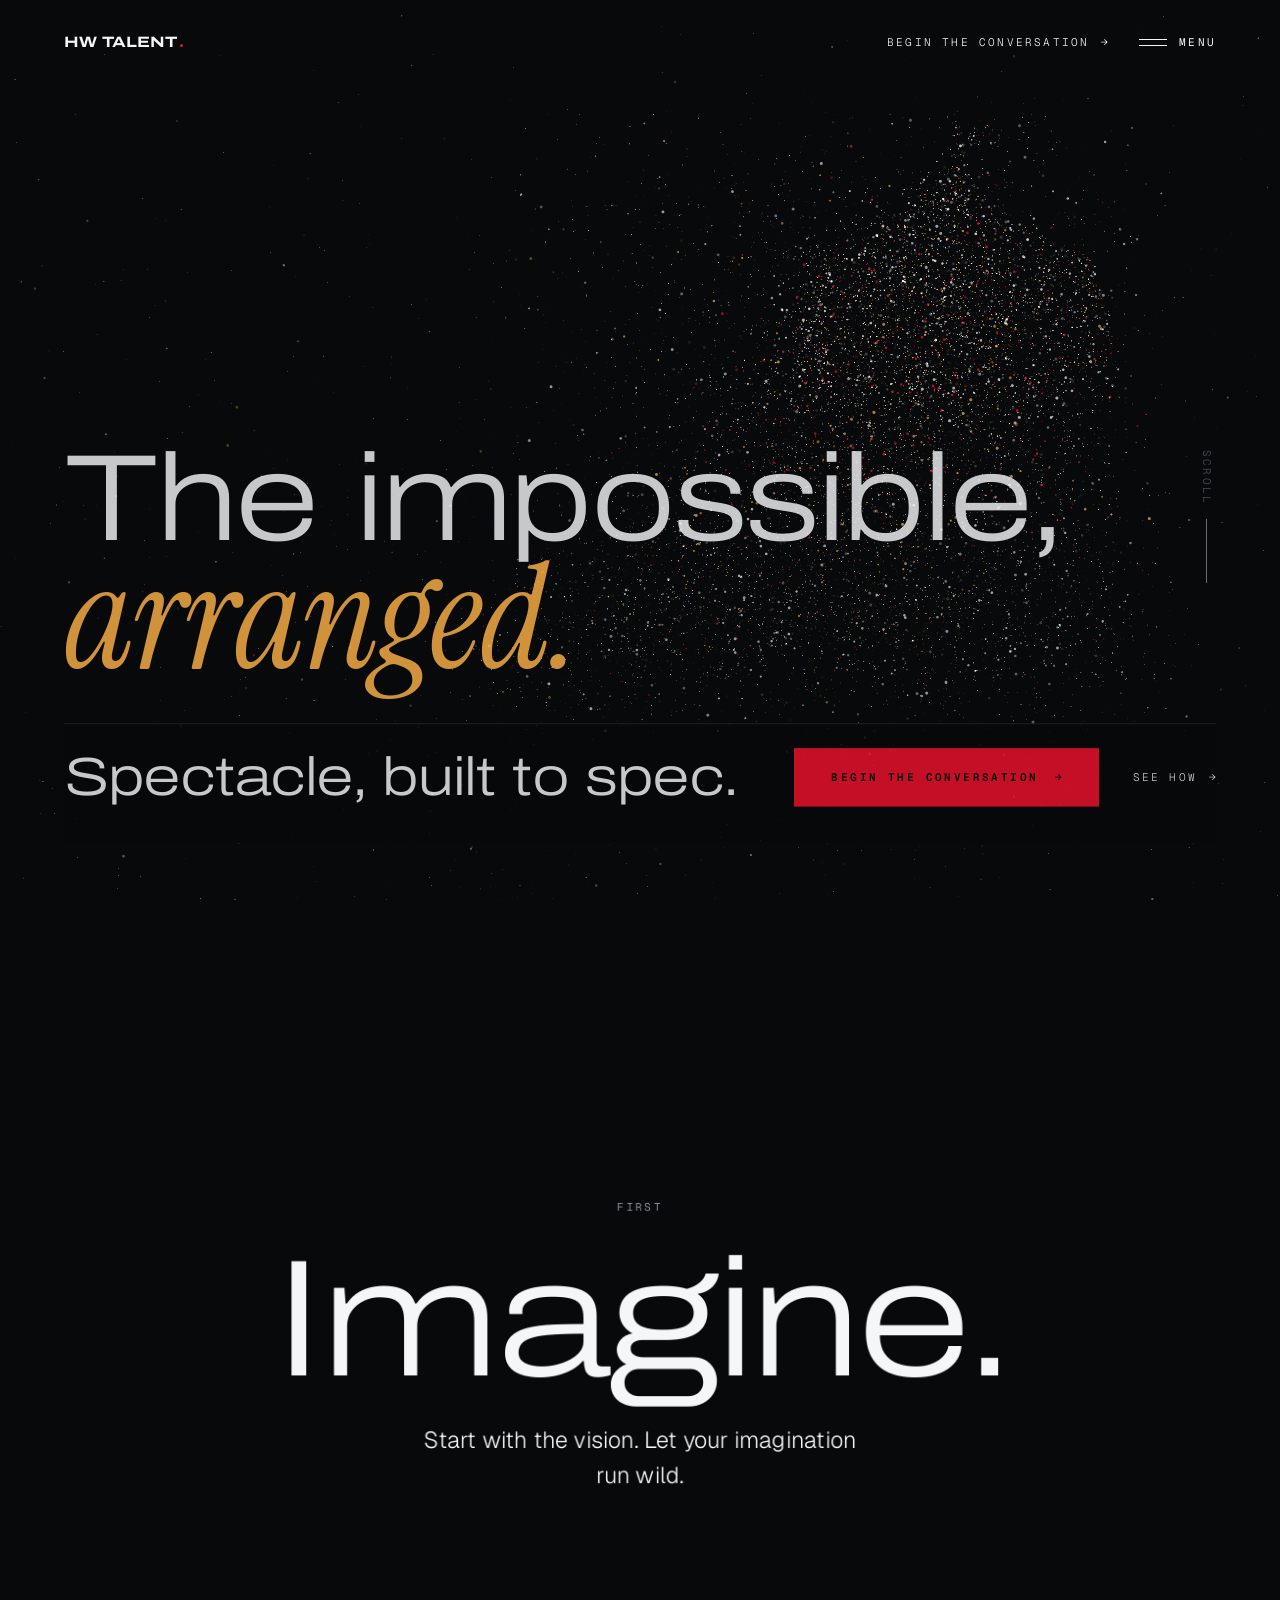
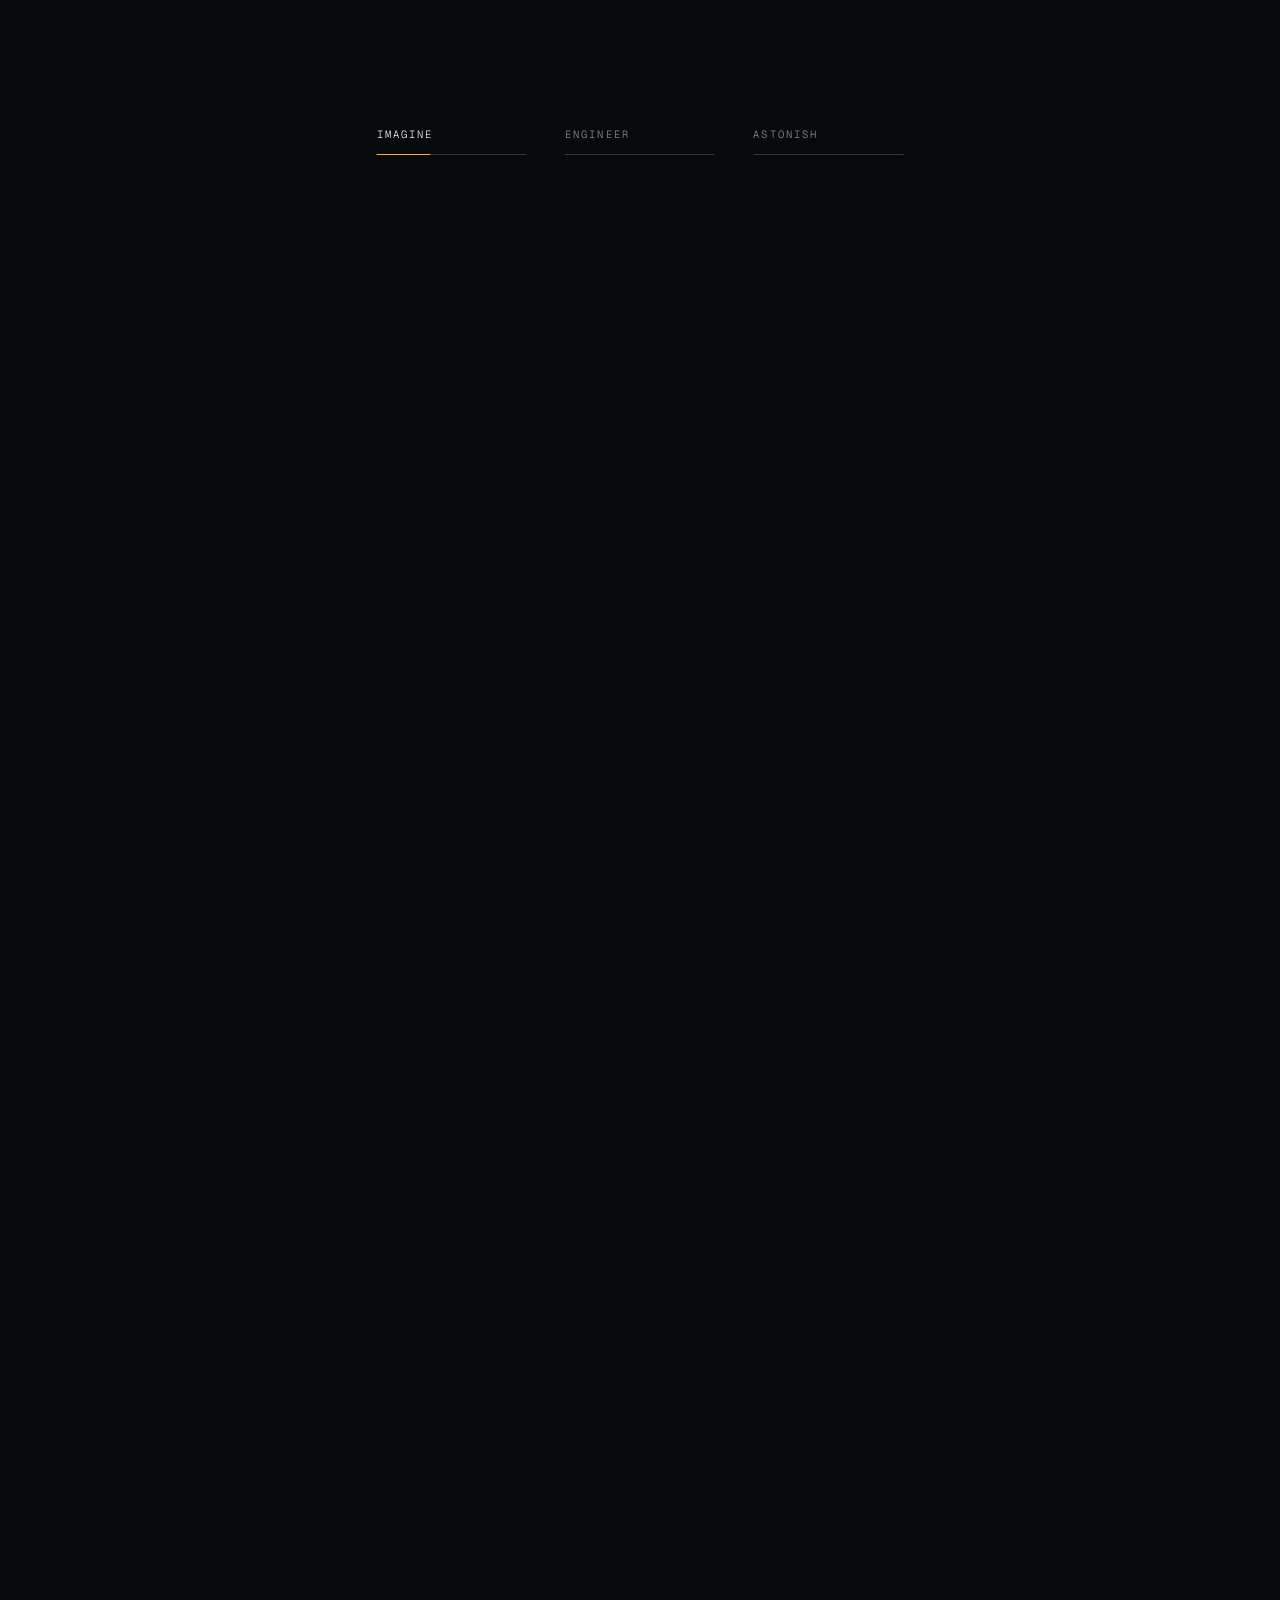
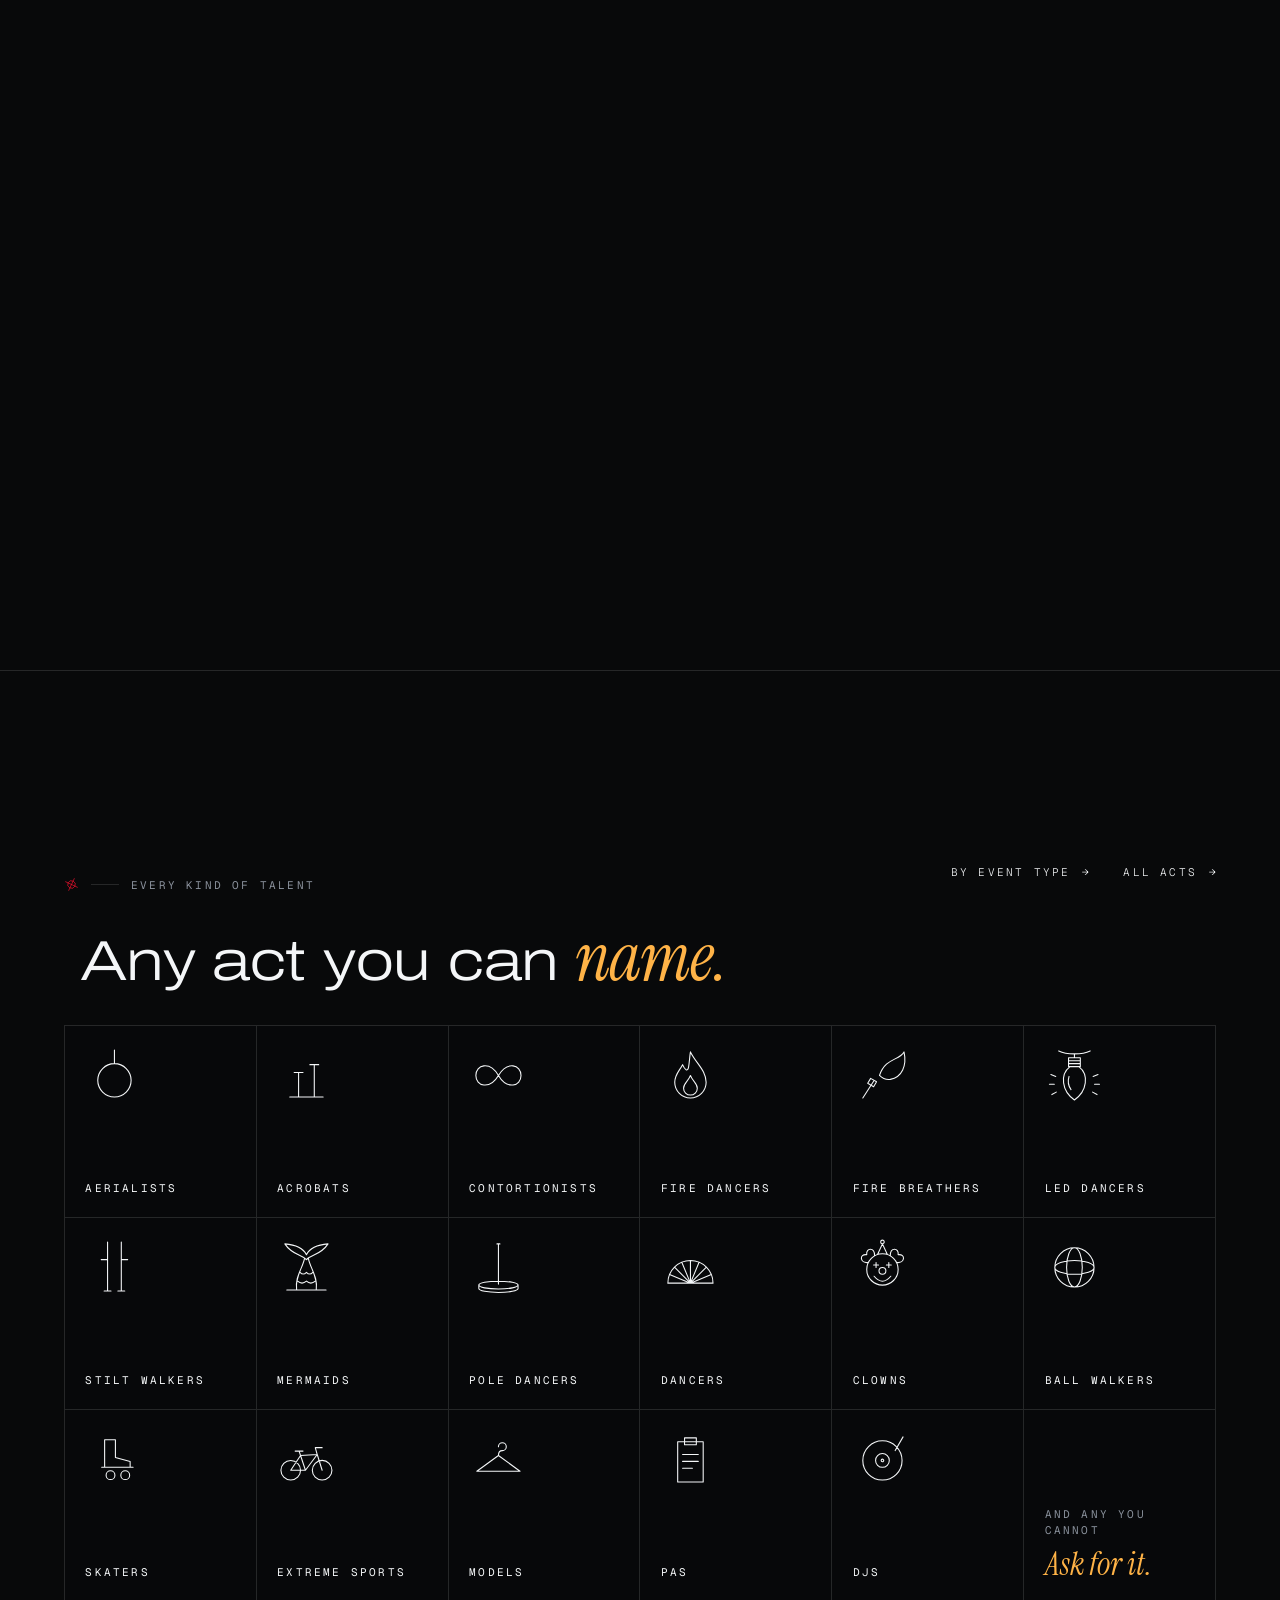
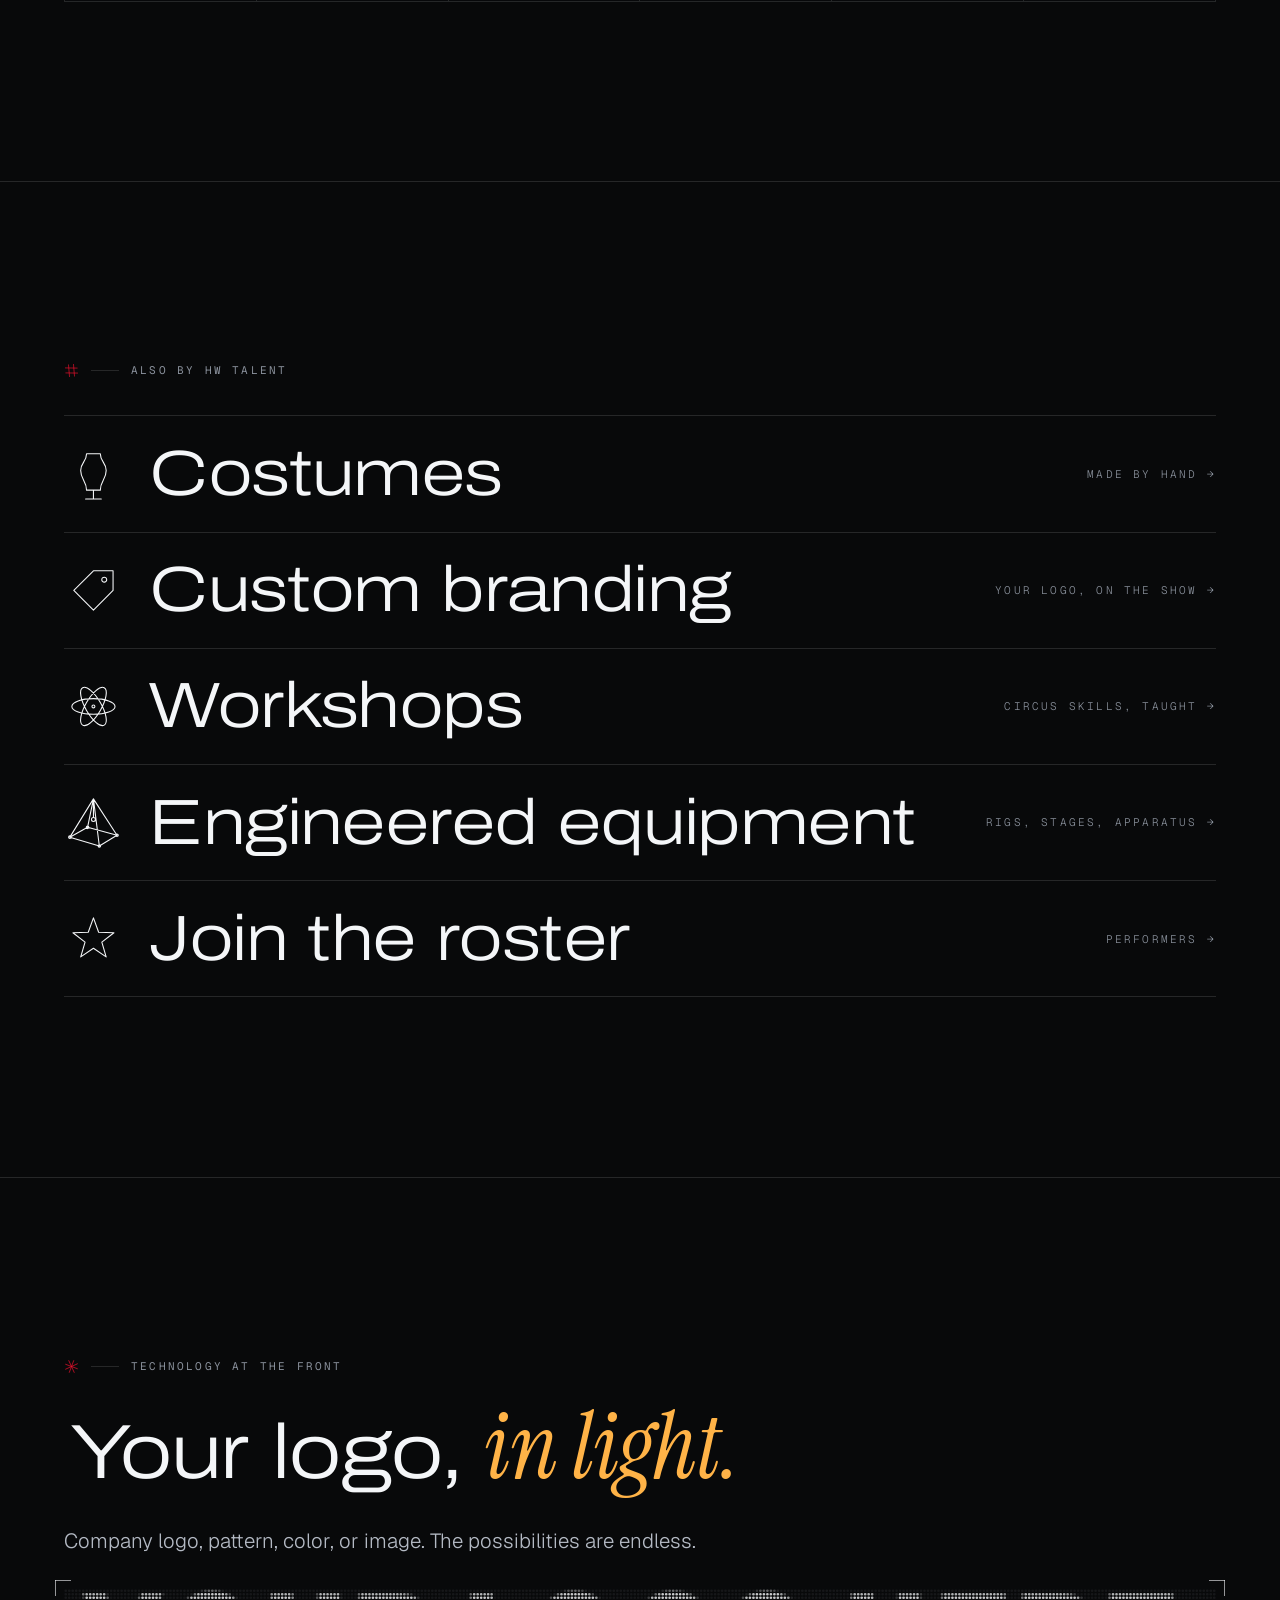
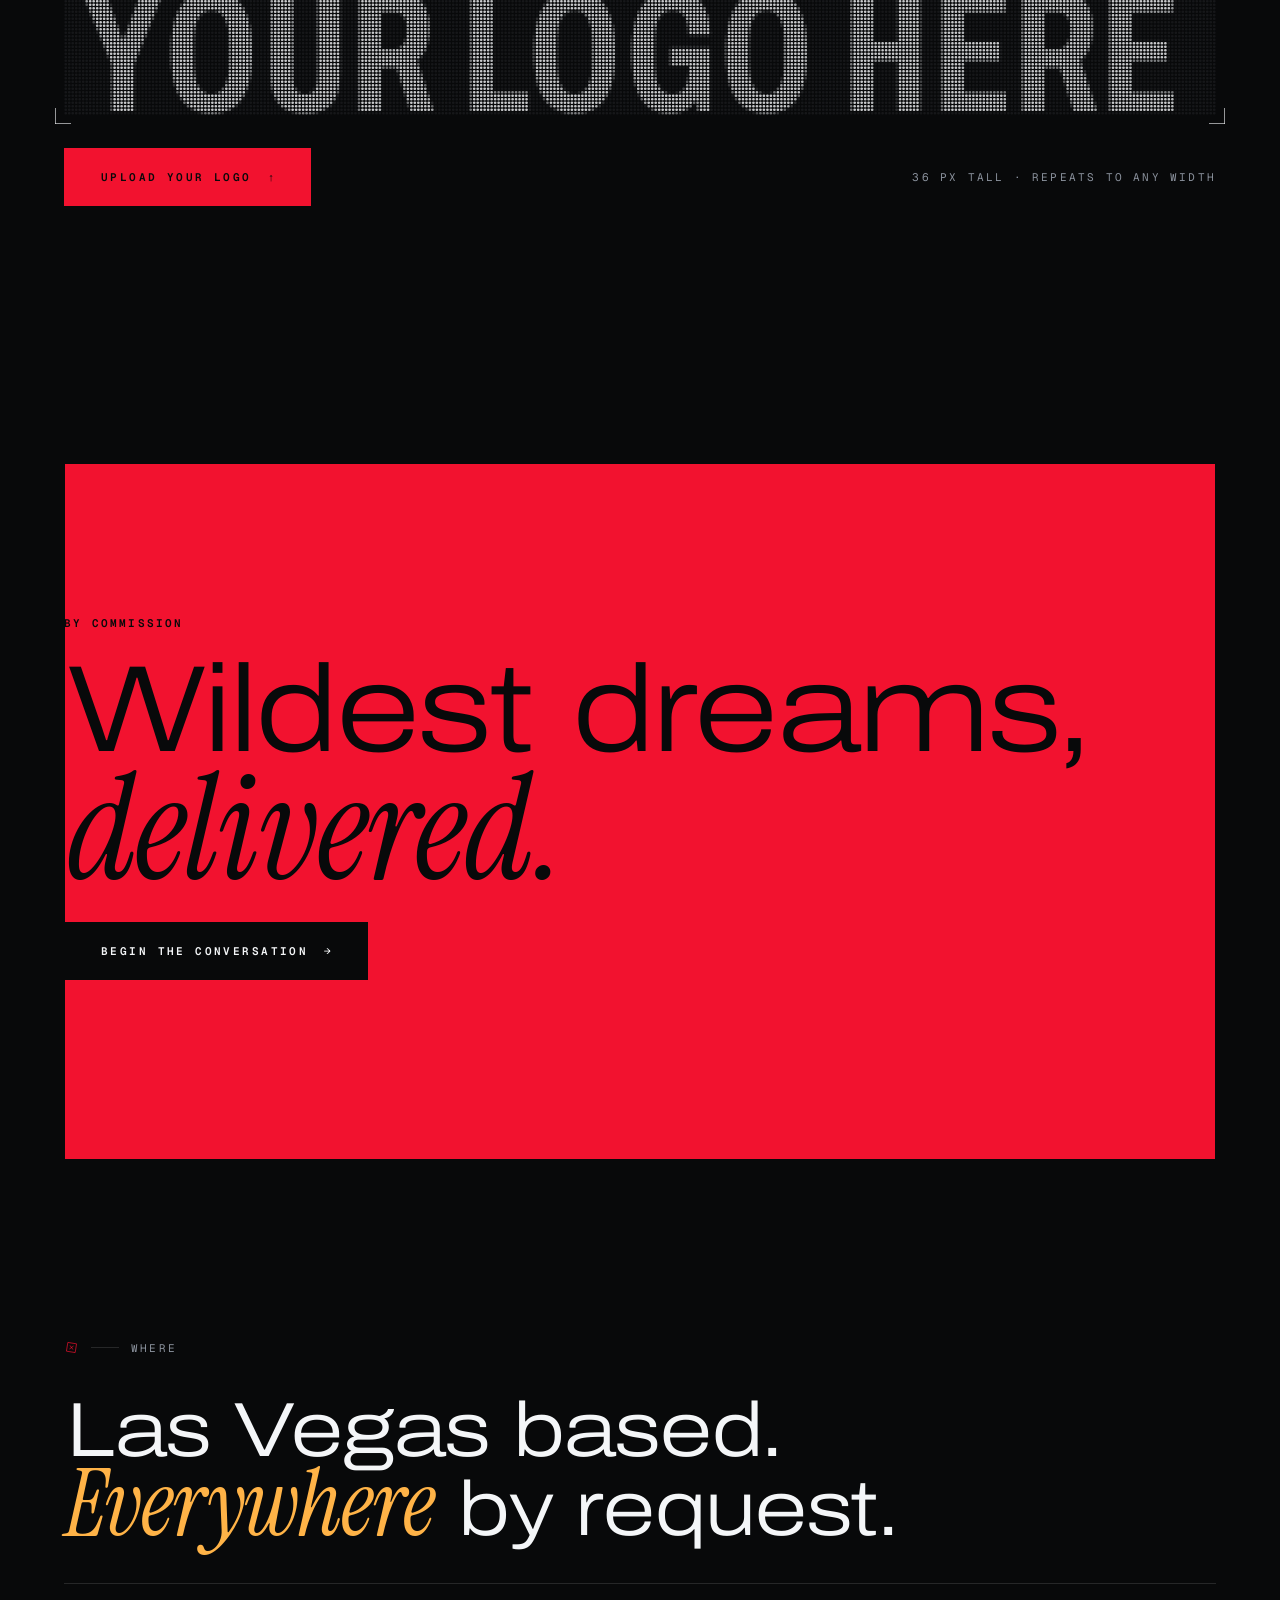
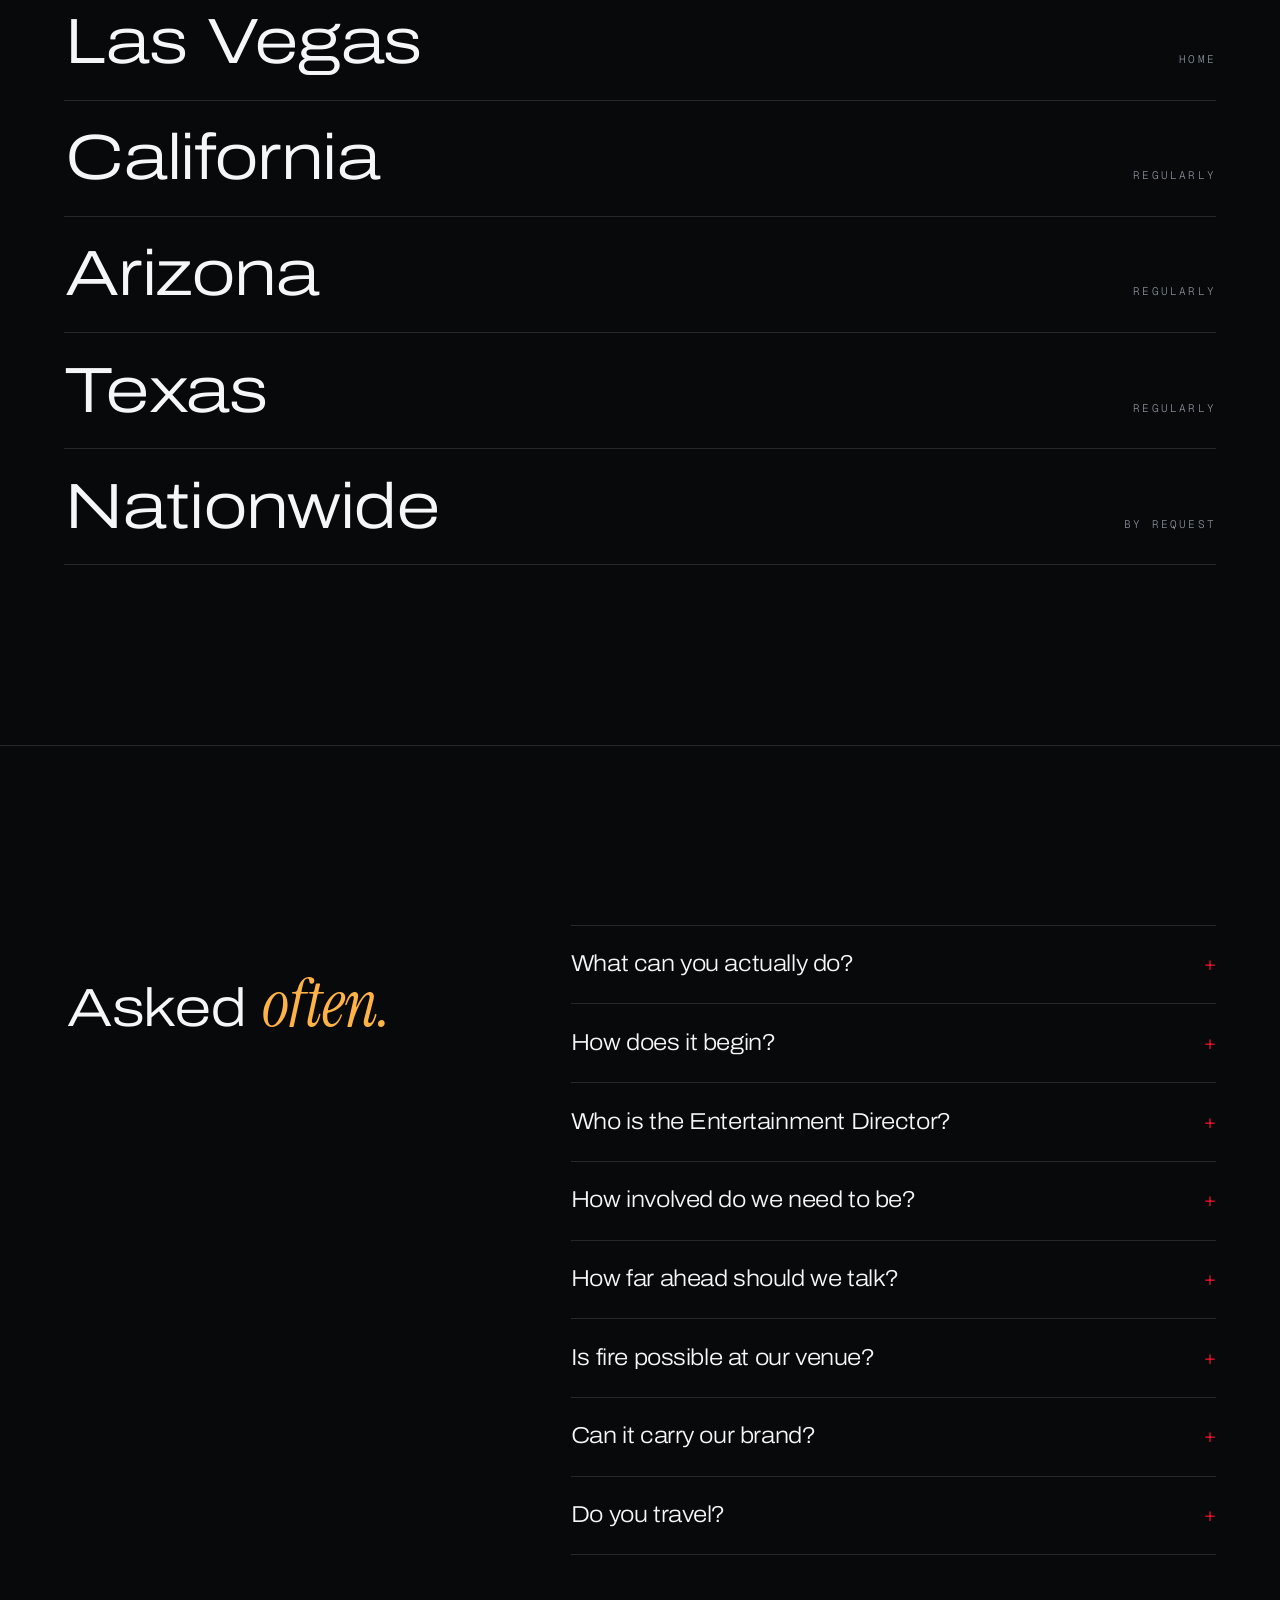
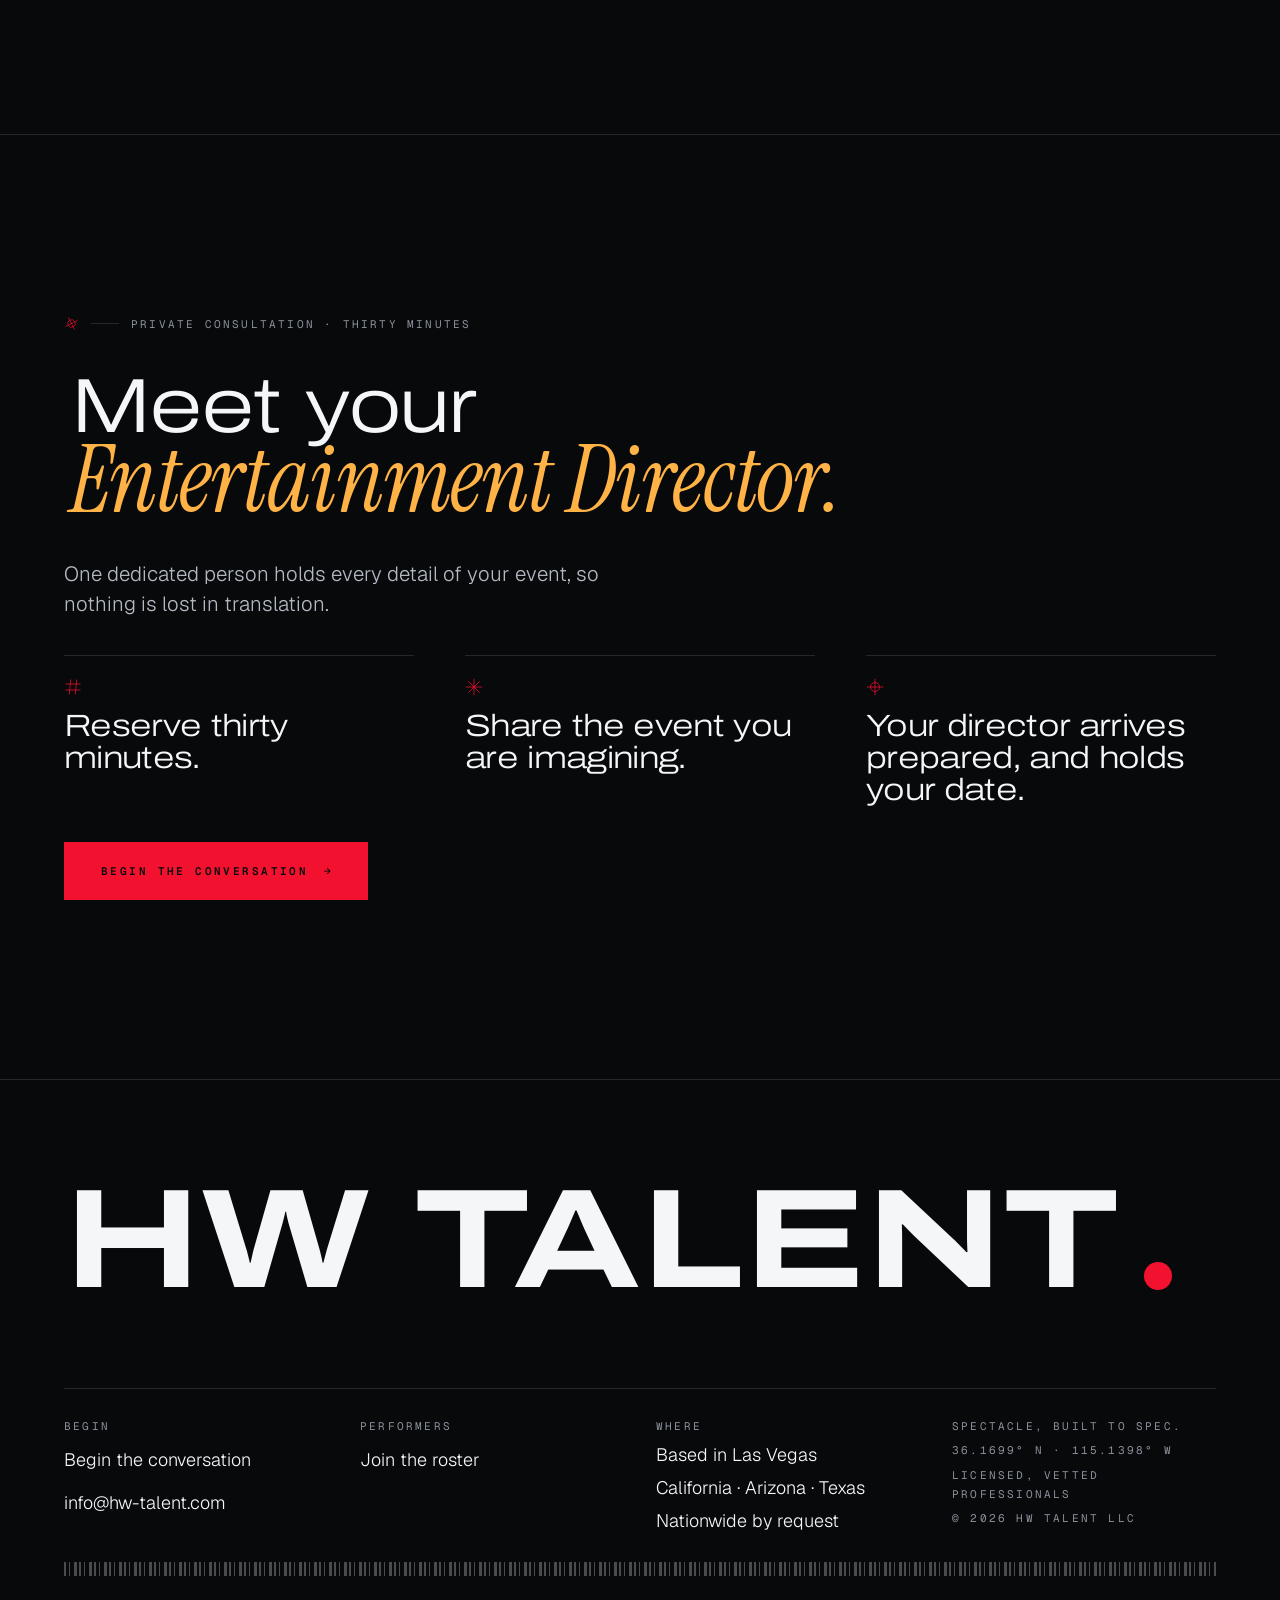
<file: index.html>
<!doctype html>
<html lang="en">
<head>
<meta charset="utf-8">
<meta name="viewport" content="width=device-width, initial-scale=1">
<title>HW Talent — The impossible, arranged.</title>
<meta name="description" content="Spectacle, built to spec. Every kind of talent, with costumes, rigging and light made for your event. Based in Las Vegas, working in California, Arizona, Texas and nationwide by request.">
<meta property="og:type" content="website">
<meta property="og:title" content="HW Talent — The impossible, arranged.">
<meta property="og:description" content="Spectacle, built to spec. Every kind of talent, with costumes, rigging and light made for your event. Based in Las Vegas, working in California, Arizona, Texas and nationwide by request.">
<meta property="og:url" content="https://hw-talent.com/">
<meta name="robots" content="noindex">
<meta name="theme-color" content="#08090A">
<link rel="canonical" href="https://hw-talent.com/">
<link rel="icon" href="assets/img/favicon.svg" type="image/svg+xml">
<link rel="stylesheet" href="assets/css/site.css?v=cf835b62">
<script>document.documentElement.className="js";try{if(sessionStorage.getItem("hw-seen"))document.documentElement.className+=" seen"}catch(e){}</script>
</head>
<body>
<div class="intro" aria-hidden="true"><span class="wm">HW Talent<i></i></span><i class="bar"></i></div>
<a class="skip" href="#main">Skip to content</a>
<header class="top"><div class="wrap">
<a class="wm" href="index.html" aria-label="HW Talent, home">HW Talent<i></i></a>
<div class="right"><a class="link" href="consult.html">Begin the conversation</a><button class="burger" type="button" aria-expanded="false" aria-controls="menu">Menu</button></div>
</div></header>
<nav class="menu" id="menu" aria-label="Main">
<ul><li><a href="events.html">Events <span>Every occasion</span></a></li><li><a href="acts.html">Acts <span>Every kind of talent</span></a></li><li><a href="costumes.html">Costumes <span>Made by hand</span></a></li><li><a href="bespoke.html">Custom <span>Your logo, in light</span></a></li><li><a href="workshops.html">Workshops <span>Circus skills, taught</span></a></li><li><a href="rentals.html">Equipment <span>Engineered, installed, lit</span></a></li><li><a href="join.html">Join <span>Performers</span></a></li><li><a href="consult.html">Your director <span>Thirty minutes, private</span></a></li></ul>
<div class="meta"><a class="lab w" href="mailto:info@hw-talent.com">info@hw-talent.com</a><span class="lab">Based in Las Vegas · Regularly in California, Arizona and Texas · Nationwide by request</span></div>
</nav>
<main id="main">

<section class="hero" data-form="tent">
<div class="wrap">
<h1 class="d"><span class="up"><span>The impossible,</span></span><span class="up d1"><span><em>arranged.</em></span></span></h1>
<div class="foot between"><p class="tagline rv d2">Spectacle, built to spec.</p>
<div class="row rv d3"><a class="btn" href="consult.html">Begin the conversation</a><a class="link" href="#story">See how</a></div></div>
</div>
<span class="scrollcue lab" aria-hidden="true">Scroll</span>
</section>

<section class="story" id="story" aria-label="How a spectacle is made">
<div class="pin">
<div class="wrap"><div class="beats">
<div class="beat on"><span class="lab">First</span><h2 class="d">Imagine.</h2><p>Start with the vision. Let your imagination run wild.</p></div>
<div class="beat"><span class="lab">Then</span><h2 class="d">Engineer.</h2><p>We bring your wildest dreams to life.</p></div>
<div class="beat"><span class="lab">And</span><h2 class="d"><em>Astonish.</em></h2><p>Executed to precision. Better than you envisioned.</p></div>
</div></div>
<div class="rail" aria-hidden="true"><span class="on">Imagine<i></i></span><span>Engineer<i></i></span><span>Astonish<i></i></span></div>
</div>
</section>


<section class="sec rule"><div class="wrap stack">
<div class="between"><span class="lab idx rv"><svg class="reg" viewBox="0 0 24 24" fill="none" stroke="currentColor" stroke-width="1" aria-hidden="true"><path d="M6 12 a6 6 0 1 0 12 0 a6 6 0 1 0 -12 0 M12 1 V23 M1 12 H23"/></svg><i class="ln"></i>Every kind of talent</span><div class="row rv"><a class="link" href="events.html">By event type</a><a class="link" href="acts.html">All acts</a></div></div>
<h2 class="d rv d1" style="font-size:clamp(28px,4.4vw,80px)">Any act you can <em>name.</em></h2>
<div class="tiles"><a class="tile rv" href="acts.html#aerialists" style="--i:0"><svg class="ic" viewBox="0 0 120 120" fill="none" stroke="currentColor" stroke-width="2.2" stroke-linecap="round" stroke-linejoin="round" aria-hidden="true"><path pathLength="1" d="M26 70 a34 34 0 1 0 68 0 a34 34 0 1 0 -68 0 M60 36 V8"/></svg><span class="lab w">Aerialists</span></a><a class="tile rv" href="acts.html#acrobats" style="--i:1"><svg class="ic" viewBox="0 0 120 120" fill="none" stroke="currentColor" stroke-width="2.2" stroke-linecap="round" stroke-linejoin="round" aria-hidden="true"><path pathLength="1" d="M44 104 V54 M35 54 H53 M76 104 V38 M67 38 H85 M26 104 H94"/></svg><span class="lab w">Acrobats</span></a><a class="tile rv" href="acts.html#contortionists" style="--i:2"><svg class="ic" viewBox="0 0 120 120" fill="none" stroke="currentColor" stroke-width="2.2" stroke-linecap="round" stroke-linejoin="round" aria-hidden="true"><path pathLength="1" d="M60 60 C42 30 14 38 14 60 C14 82 42 90 60 60 C78 30 106 38 106 60 C106 82 78 90 60 60 Z"/></svg><span class="lab w">Contortionists</span></a><a class="tile rv" href="acts.html#fire-dancers" style="--i:3"><svg class="ic" viewBox="0 0 120 120" fill="none" stroke="currentColor" stroke-width="2.2" stroke-linecap="round" stroke-linejoin="round" aria-hidden="true"><path pathLength="1" d="M60 12 C72 36 92 50 92 74 A32 32 0 0 1 28 74 C28 58 38 50 44 38 C49 50 54 52 56 44 C58 34 58 24 60 12 Z M60 100 A14 14 0 0 1 46 86 C46 76 56 72 60 60 C64 72 74 76 74 86 A14 14 0 0 1 60 100 Z"/></svg><span class="lab w">Fire dancers</span></a><a class="tile rv" href="acts.html#fire-breathers" style="--i:4"><svg class="ic" viewBox="0 0 120 120" fill="none" stroke="currentColor" stroke-width="2.2" stroke-linecap="round" stroke-linejoin="round" aria-hidden="true"><path pathLength="1" d="M20 106 L42 72 M36 66 l12 7 l-6 10 l-12 -7 z M54 60 C66 24 94 30 104 12 C110 40 100 64 76 68 C68 69 60 66 54 60 Z"/></svg><span class="lab w">Fire breathers</span></a><a class="tile rv" href="acts.html#led-dancers" style="--i:5"><svg class="ic" viewBox="0 0 120 120" fill="none" stroke="currentColor" stroke-width="2.2" stroke-linecap="round" stroke-linejoin="round" aria-hidden="true"><path pathLength="1" d="M28 10 C44 18 76 18 92 10 M60 16 V24 M48 24 H72 V42 H48 Z M48 30 H72 M48 36 H72 M51 42 C30 58 34 92 60 110 C86 92 90 58 69 42 M49 62 C46 72 48 82 53 89 M22 62 L12 58 M19 78 H9 M23 94 L14 99 M98 62 L108 58 M101 78 H111 M97 94 L106 99"/></svg><span class="lab w">LED dancers</span></a><a class="tile rv" href="acts.html#stilt-walkers" style="--i:6"><svg class="ic" viewBox="0 0 120 120" fill="none" stroke="currentColor" stroke-width="2.2" stroke-linecap="round" stroke-linejoin="round" aria-hidden="true"><path pathLength="1" d="M46 8 V108 M46 44 H33 M74 8 V108 M74 44 H87 M39 108 H53 M67 108 H81"/></svg><span class="lab w">Stilt walkers</span></a><a class="tile rv" href="acts.html#mermaids" style="--i:7"><svg class="ic" viewBox="0 0 120 120" fill="none" stroke="currentColor" stroke-width="2.2" stroke-linecap="round" stroke-linejoin="round" aria-hidden="true"><path pathLength="1" d="M60 44 C50 34 30 34 16 12 C40 14 54 22 60 34 C66 22 80 14 104 12 C90 34 70 34 60 44 Z M56 42 C52 62 36 80 40 106 M64 42 C68 62 84 80 80 106 M47 70 q6.5 7 13 0 q6.5 7 13 0 M42 88 q9 8 18 0 q9 8 18 0 M20 106 H100"/></svg><span class="lab w">Mermaids</span></a><a class="tile rv" href="acts.html#pole-dancers" style="--i:8"><svg class="ic" viewBox="0 0 120 120" fill="none" stroke="currentColor" stroke-width="2.2" stroke-linecap="round" stroke-linejoin="round" aria-hidden="true"><path pathLength="1" d="M60 12 V94 M57 12 h6 M20 96 a40 8 0 1 0 80 0 a40 8 0 1 0 -80 0 M20 96 v7 a40 8 0 0 0 80 0 v-7"/></svg><span class="lab w">Pole dancers</span></a><a class="tile rv" href="acts.html#dancers" style="--i:9"><svg class="ic" viewBox="0 0 120 120" fill="none" stroke="currentColor" stroke-width="2.2" stroke-linecap="round" stroke-linejoin="round" aria-hidden="true"><path pathLength="1" d="M14 92 A46 46 0 0 1 106 92 Z M60.0 92.0 L102.5 74.4 M60.0 92.0 L92.5 59.5 M60.0 92.0 L77.6 49.5 M60.0 92.0 L60.0 46.0 M60.0 92.0 L42.4 49.5 M60.0 92.0 L27.5 59.5 M60.0 92.0 L17.5 74.4"/></svg><span class="lab w">Dancers</span></a><a class="tile rv" href="acts.html#clowns" style="--i:10"><svg class="ic" viewBox="0 0 120 120" fill="none" stroke="currentColor" stroke-width="2.2" stroke-linecap="round" stroke-linejoin="round" aria-hidden="true"><path pathLength="1" d="M28 64 a32 32 0 1 0 64 0 a32 32 0 1 0 -64 0 M53 67 a7 7 0 1 0 14 0 a7 7 0 1 0 -14 0 M47 50 v10 M42 55 h10 M73 50 v10 M68 55 h10 M43 78 Q60 98 77 78 M31 50 C14 52 12 32 28 34 C26 20 44 18 44 36 M89 50 C106 52 108 32 92 34 C94 20 76 18 76 36 M50 33.6 L60 12 L70 33.6 M56.4 8 a3.6 3.6 0 1 0 7.2 0 a3.6 3.6 0 1 0 -7.2 0"/></svg><span class="lab w">Clowns</span></a><a class="tile rv" href="acts.html#ball-walkers" style="--i:11"><svg class="ic" viewBox="0 0 120 120" fill="none" stroke="currentColor" stroke-width="2.2" stroke-linecap="round" stroke-linejoin="round" aria-hidden="true"><path pathLength="1" d="M20 60 a40 40 0 1 0 80 0 a40 40 0 1 0 -80 0 M44 60 a16 40 0 1 0 32 0 a16 40 0 1 0 -32 0 M20 60 a40 14 0 1 0 80 0 a40 14 0 1 0 -80 0"/></svg><span class="lab w">Ball walkers</span></a><a class="tile rv" href="acts.html#skaters" style="--i:12"><svg class="ic" viewBox="0 0 120 120" fill="none" stroke="currentColor" stroke-width="2.2" stroke-linecap="round" stroke-linejoin="round" aria-hidden="true"><path pathLength="1" d="M40 20 H62 V56 L92 64 V76 H40 Z M34 76 H98 M43 92 a9 9 0 1 0 18 0 a9 9 0 1 0 -18 0 M73 92 a9 9 0 1 0 18 0 a9 9 0 1 0 -18 0"/></svg><span class="lab w">Skaters</span></a><a class="tile rv" href="acts.html#extreme-sports" style="--i:13"><svg class="ic" viewBox="0 0 120 120" fill="none" stroke="currentColor" stroke-width="2.2" stroke-linecap="round" stroke-linejoin="round" aria-hidden="true"><path pathLength="1" d="M8 82 a20 20 0 1 0 40 0 a20 20 0 1 0 -40 0 M72 82 a20 20 0 1 0 40 0 a20 20 0 1 0 -40 0 M28 82 L48 52 L82 50 L58 82 Z M48 52 L58 82 M82 50 L92 82 M82 50 L78 36 H92 M48 52 L45 43 M37 43 H53"/></svg><span class="lab w">Extreme sports</span></a><a class="tile rv" href="acts.html#models" style="--i:14"><svg class="ic" viewBox="0 0 120 120" fill="none" stroke="currentColor" stroke-width="2.2" stroke-linecap="round" stroke-linejoin="round" aria-hidden="true"><path pathLength="1" d="M60 34 a8 8 0 1 1 8 8 c-6 0 -8 4 -8 10 M60 52 L104 84 H16 Z"/></svg><span class="lab w">Models</span></a><a class="tile rv" href="acts.html#pas" style="--i:15"><svg class="ic" viewBox="0 0 120 120" fill="none" stroke="currentColor" stroke-width="2.2" stroke-linecap="round" stroke-linejoin="round" aria-hidden="true"><path pathLength="1" d="M34 24 H86 V106 H34 Z M48 16 H72 V30 H48 Z M44 50 H76 M44 64 H76 M44 78 H64"/></svg><span class="lab w">PAs</span></a><a class="tile rv" href="acts.html#djs" style="--i:16"><svg class="ic" viewBox="0 0 120 120" fill="none" stroke="currentColor" stroke-width="2.2" stroke-linecap="round" stroke-linejoin="round" aria-hidden="true"><path pathLength="1" d="M20 62 a40 40 0 1 0 80 0 a40 40 0 1 0 -80 0 M46 62 a14 14 0 1 0 28 0 a14 14 0 1 0 -28 0 M57.4 62 a2.6 2.6 0 1 0 5.2 0 a2.6 2.6 0 1 0 -5.2 0 M102 14 L86 42"/></svg><span class="lab w">DJs</span></a><a class="tile ask rv" href="consult.html" style="--i:17"><span class="lab">And any you cannot</span><strong>Ask for it.</strong></a></div>
</div></section>

<section class="sec rule"><div class="wrap stack">
<span class="lab idx rv"><svg class="reg" viewBox="0 0 24 24" fill="none" stroke="currentColor" stroke-width="1" aria-hidden="true"><path d="M9 2 L7 22 M17 2 L15 22 M2 8 H22 M2 16 H22"/></svg><i class="ln"></i>Also by HW Talent</span>
<div class="rows">
<a class="rv has-ic" href="costumes.html"><svg class="ic" viewBox="0 0 120 120" fill="none" stroke="currentColor" stroke-width="2.2" stroke-linecap="round" stroke-linejoin="round" aria-hidden="true"><path d="M46 18 H74 M46 18 C46 34 34 36 34 52 C34 70 46 74 46 92 H74 C74 74 86 70 86 52 C86 36 74 34 74 18 M60 92 V110 M44 110 H76"/></svg><strong>Costumes</strong><span>Made by hand →</span></a>
<a class="rv has-ic" href="bespoke.html"><svg class="ic" viewBox="0 0 120 120" fill="none" stroke="currentColor" stroke-width="2.2" stroke-linecap="round" stroke-linejoin="round" aria-hidden="true"><path d="M20 60 L60 20 H100 V60 L60 100 Z M77 38 a5 5 0 1 0 10 0 a5 5 0 1 0 -10 0"/></svg><strong>Custom branding</strong><span>Your logo, on the show →</span></a>
<a class="rv has-ic" href="workshops.html"><svg class="ic" viewBox="0 0 120 120" fill="none" stroke="currentColor" stroke-width="2.2" stroke-linecap="round" stroke-linejoin="round" aria-hidden="true"><path d="M16 60 a44 16 0 1 0 88 0 a44 16 0 1 0 -88 0 M38 21.9 a44 16 60 1 0 44 76.2 a44 16 60 1 0 -44 -76.2 M82 21.9 a44 16 -60 1 0 -44 76.2 a44 16 -60 1 0 44 -76.2 M57 60 a3 3 0 1 0 6 0 a3 3 0 1 0 -6 0"/></svg><strong>Workshops</strong><span>Circus skills, taught →</span></a>
<a class="rv has-ic" href="rentals.html"><svg class="ic" viewBox="0 0 120 120" fill="none" stroke="currentColor" stroke-width="2.2" stroke-linecap="round" stroke-linejoin="round" aria-hidden="true"><path d="M12 90 L72 108 L108 86 L48 70 Z M12 90 L60 12 M72 108 L60 12 M108 86 L60 12 M48 70 L60 12 M60 12 V50 M56 54 a4 4 0 1 0 8 0 a4 4 0 1 0 -8 0 M9.4 90 a2.6 2.6 0 1 0 5.2 0 a2.6 2.6 0 1 0 -5.2 0 M69.4 108 a2.6 2.6 0 1 0 5.2 0 a2.6 2.6 0 1 0 -5.2 0 M105.4 86 a2.6 2.6 0 1 0 5.2 0 a2.6 2.6 0 1 0 -5.2 0 M45.4 70 a2.6 2.6 0 1 0 5.2 0 a2.6 2.6 0 1 0 -5.2 0"/></svg><strong>Engineered equipment</strong><span>Rigs, stages, apparatus →</span></a>
<a class="rv has-ic" href="join.html"><svg class="ic" viewBox="0 0 120 120" fill="none" stroke="currentColor" stroke-width="2.2" stroke-linecap="round" stroke-linejoin="round" aria-hidden="true"><path d="M60.0 18.0 L49.4 47.4 L18.2 48.4 L42.9 67.6 L34.1 97.6 L60.0 80.0 L85.9 97.6 L77.1 67.6 L101.8 48.4 L70.6 47.4 Z"/></svg><strong>Join the roster</strong><span>Performers →</span></a>
</div>
</div></section>
<section class="sec rule" id="led"><div class="wrap stack">
<span class="lab idx rv"><svg class="reg" viewBox="0 0 24 24" fill="none" stroke="currentColor" stroke-width="1" aria-hidden="true"><path d="M12 1 V23 M1 12 H23 M4.5 4.5 L19.5 19.5 M19.5 4.5 L4.5 19.5"/></svg><i class="ln"></i>Technology at the front</span>
<h2 class="d rv d1">Your logo, <em>in light.</em></h2>
<div class="led rv d2" data-ledbox>
<p class="lead">Company logo, pattern, color, or image. The possibilities are endless.</p>
<div class="ledframe frame"><canvas data-led role="img" aria-label="An LED strip 36 pixels tall, showing the words your logo here, or the image you upload"></canvas></div>
<div class="between ledmeta">
<label class="btn filebtn"><input type="file" accept="image/*" data-led-file><span>Upload your logo</span></label>
<span class="lab">36 px tall · Repeats to any width</span>
</div>
<span class="ledsay" data-led-name>Your logo here</span>
<p class="ledsay" data-led-status role="status" aria-live="polite"></p>
</div>
</div></section>

<section class="sec panel"><div class="wrap between"><div class="stack" style="gap:18px"><span class="lab">By commission</span><h2 class="d rv">Wildest dreams, <em>delivered.</em></h2></div><a class="btn ink rv d1" href="consult.html">Begin the conversation</a></div></section>

<section class="sec"><div class="wrap stack">
<span class="lab idx rv"><svg class="reg" viewBox="0 0 24 24" fill="none" stroke="currentColor" stroke-width="1" aria-hidden="true"><path d="M12 2 L22 12 L12 22 L2 12 Z M12 8 V16 M8 12 H16"/></svg><i class="ln"></i>Where</span>
<h2 class="d rv d1">Las Vegas based. <em>Everywhere</em> by request.</h2>
<ul class="rows rv d2"><li><strong>Las Vegas</strong><span>Home</span></li><li><strong>California</strong><span>Regularly</span></li><li><strong>Arizona</strong><span>Regularly</span></li><li><strong>Texas</strong><span>Regularly</span></li><li><strong>Nationwide</strong><span>By request</span></li></ul>
</div></section>

<section class="sec rule"><div class="wrap faq"><div class="stack"><span class="lab idx rv"><svg class="reg" viewBox="0 0 24 24" fill="none" stroke="currentColor" stroke-width="1" aria-hidden="true"><path d="M2 9 V2 H9 M15 22 H22 V15 M22 9 V2 H15 M9 22 H2 V15"/></svg><i class="ln"></i>Questions</span><h2 class="d rv d1">Asked <em>often.</em></h2></div><div class="rv d2"><details class="q"><summary>What can you actually do?</summary><p>Almost anything a body, a flame or a light can do. If it has never been done, even better.</p></details><details class="q"><summary>How does it begin?</summary><p>With thirty minutes. Your Entertainment Director learns the event you are imagining. Then we design it, cast it, build it and run it.</p></details><details class="q"><summary>Who is the Entertainment Director?</summary><p>One person, dedicated to your event, who holds every detail from the first call to the final bow. Nothing is lost in translation.</p></details><details class="q"><summary>How involved do we need to be?</summary><p>As hands-on or as hands-off as you like. Approve every stitch, or hand us the event and arrive as a guest.</p></details><details class="q"><summary>How far ahead should we talk?</summary><p>The earlier, the wilder. Costumes are made by hand and shows are built from nothing. Short notice is still worth a call.</p></details><details class="q"><summary>Is fire possible at our venue?</summary><p>Usually. Our fire artists are licensed, vetted professionals, and we arrange it with your venue directly.</p></details><details class="q"><summary>Can it carry our brand?</summary><p>Yes. Your logo on the costumes, on the props, and in the light itself.</p></details><details class="q"><summary>Do you travel?</summary><p>Yes. We are based in Las Vegas and regularly work in California, Arizona and Texas. Anywhere else in the country, ask.</p></details></div></div></section>
<section class="sec rule director" id="consult"><div class="wrap stack"><span class="lab idx rv"><svg class="reg" viewBox="0 0 24 24" fill="none" stroke="currentColor" stroke-width="1" aria-hidden="true"><path d="M6 12 a6 6 0 1 0 12 0 a6 6 0 1 0 -12 0 M12 1 V23 M1 12 H23"/></svg><i class="ln"></i>Private consultation · Thirty minutes</span><h2 class="d rv d1">Meet your <em>Entertainment Director.</em></h2><p class="lead rv d2">One dedicated person holds every detail of your event, so nothing is lost in translation.</p><ol class="steps rv d2"><li><svg class="reg" viewBox="0 0 24 24" fill="none" stroke="currentColor" stroke-width="1" aria-hidden="true"><path d="M9 2 L7 22 M17 2 L15 22 M2 8 H22 M2 16 H22"/></svg><strong>Reserve thirty minutes.</strong></li><li><svg class="reg" viewBox="0 0 24 24" fill="none" stroke="currentColor" stroke-width="1" aria-hidden="true"><path d="M12 1 V23 M1 12 H23 M4.5 4.5 L19.5 19.5 M19.5 4.5 L4.5 19.5"/></svg><strong>Share the event you are imagining.</strong></li><li><svg class="reg" viewBox="0 0 24 24" fill="none" stroke="currentColor" stroke-width="1" aria-hidden="true"><path d="M6 12 a6 6 0 1 0 12 0 a6 6 0 1 0 -12 0 M12 1 V23 M1 12 H23"/></svg><strong>Your director arrives prepared, and holds your date.</strong></li></ol><div class="row rv d3"><a class="btn" href="consult.html">Begin the conversation</a></div></div></section>

</main>
<footer class="foot"><div class="wrap">
<a class="wm big" href="index.html" aria-label="HW Talent, home">HW Talent<i></i></a>
<div class="cols">
<div class="col"><span class="lab">Begin</span><a href="consult.html">Begin the conversation</a><a href="mailto:info@hw-talent.com">info@hw-talent.com</a></div>
<div class="col"><span class="lab">Performers</span><a href="join.html">Join the roster</a></div>
<div class="col"><span class="lab">Where</span><span>Based in Las Vegas</span><span>California · Arizona · Texas</span><span>Nationwide by request</span></div>
<div class="col"><span class="lab">Spectacle, built to spec.</span><span class="lab">36.1699° N · 115.1398° W</span><span class="lab">Licensed, vetted professionals</span><span class="lab">© 2026 HW Talent LLC</span></div>
</div>
<div class="barcode" aria-hidden="true"></div>
</div></footer>
<script src="assets/js/site.js?v=2a916887"></script>
</body>
</html>
</file>
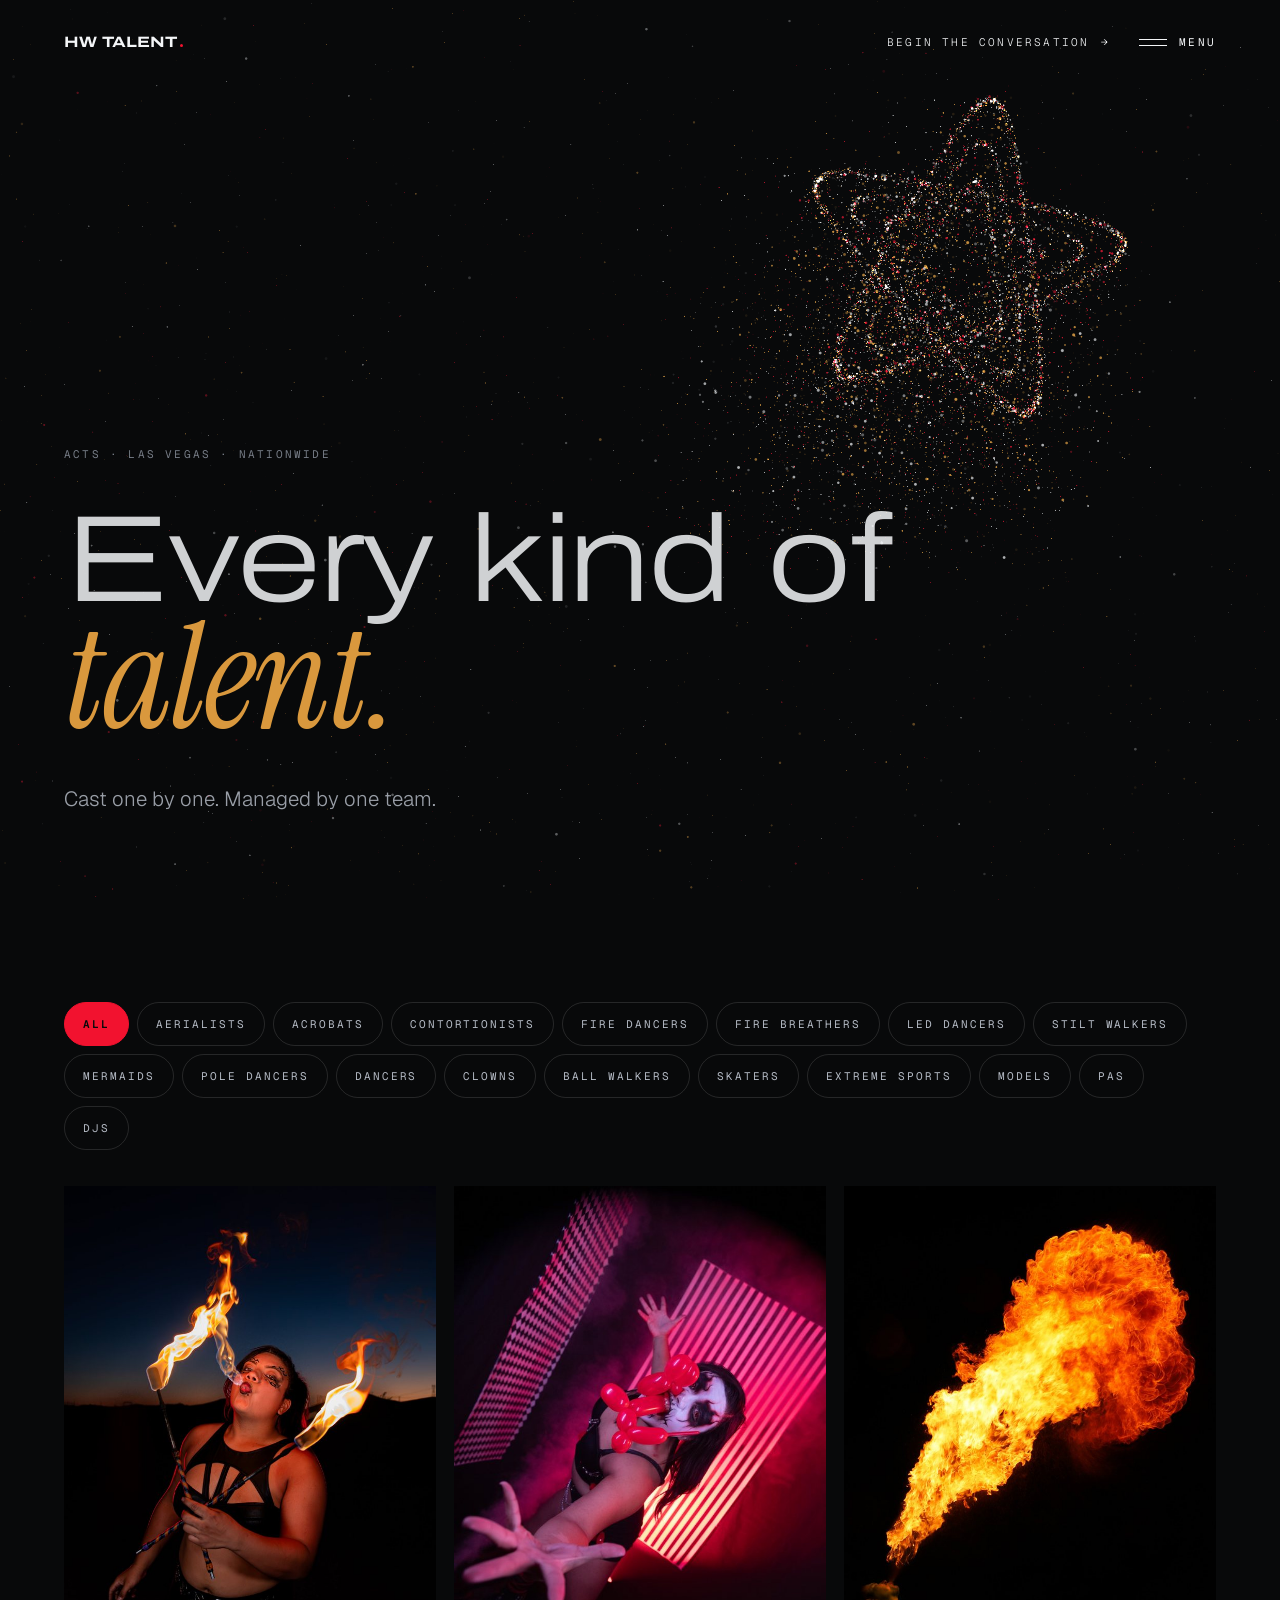
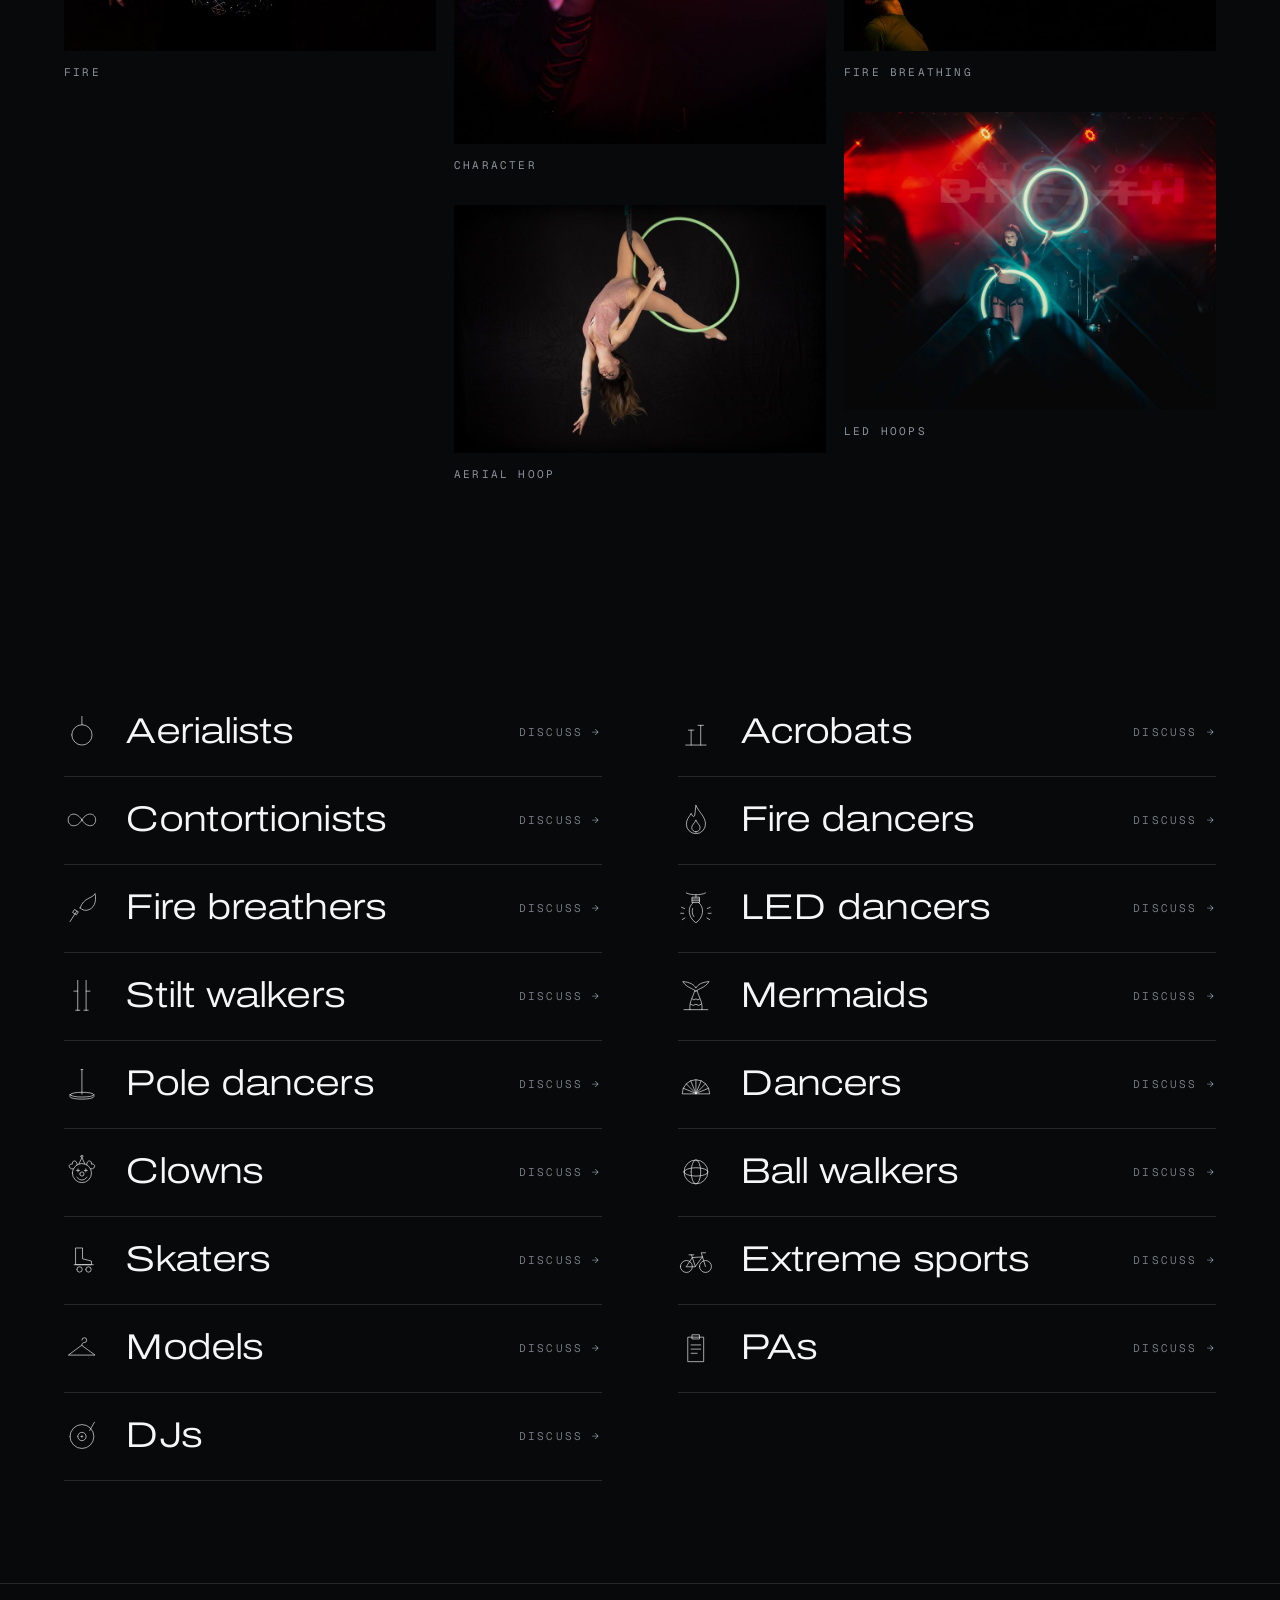
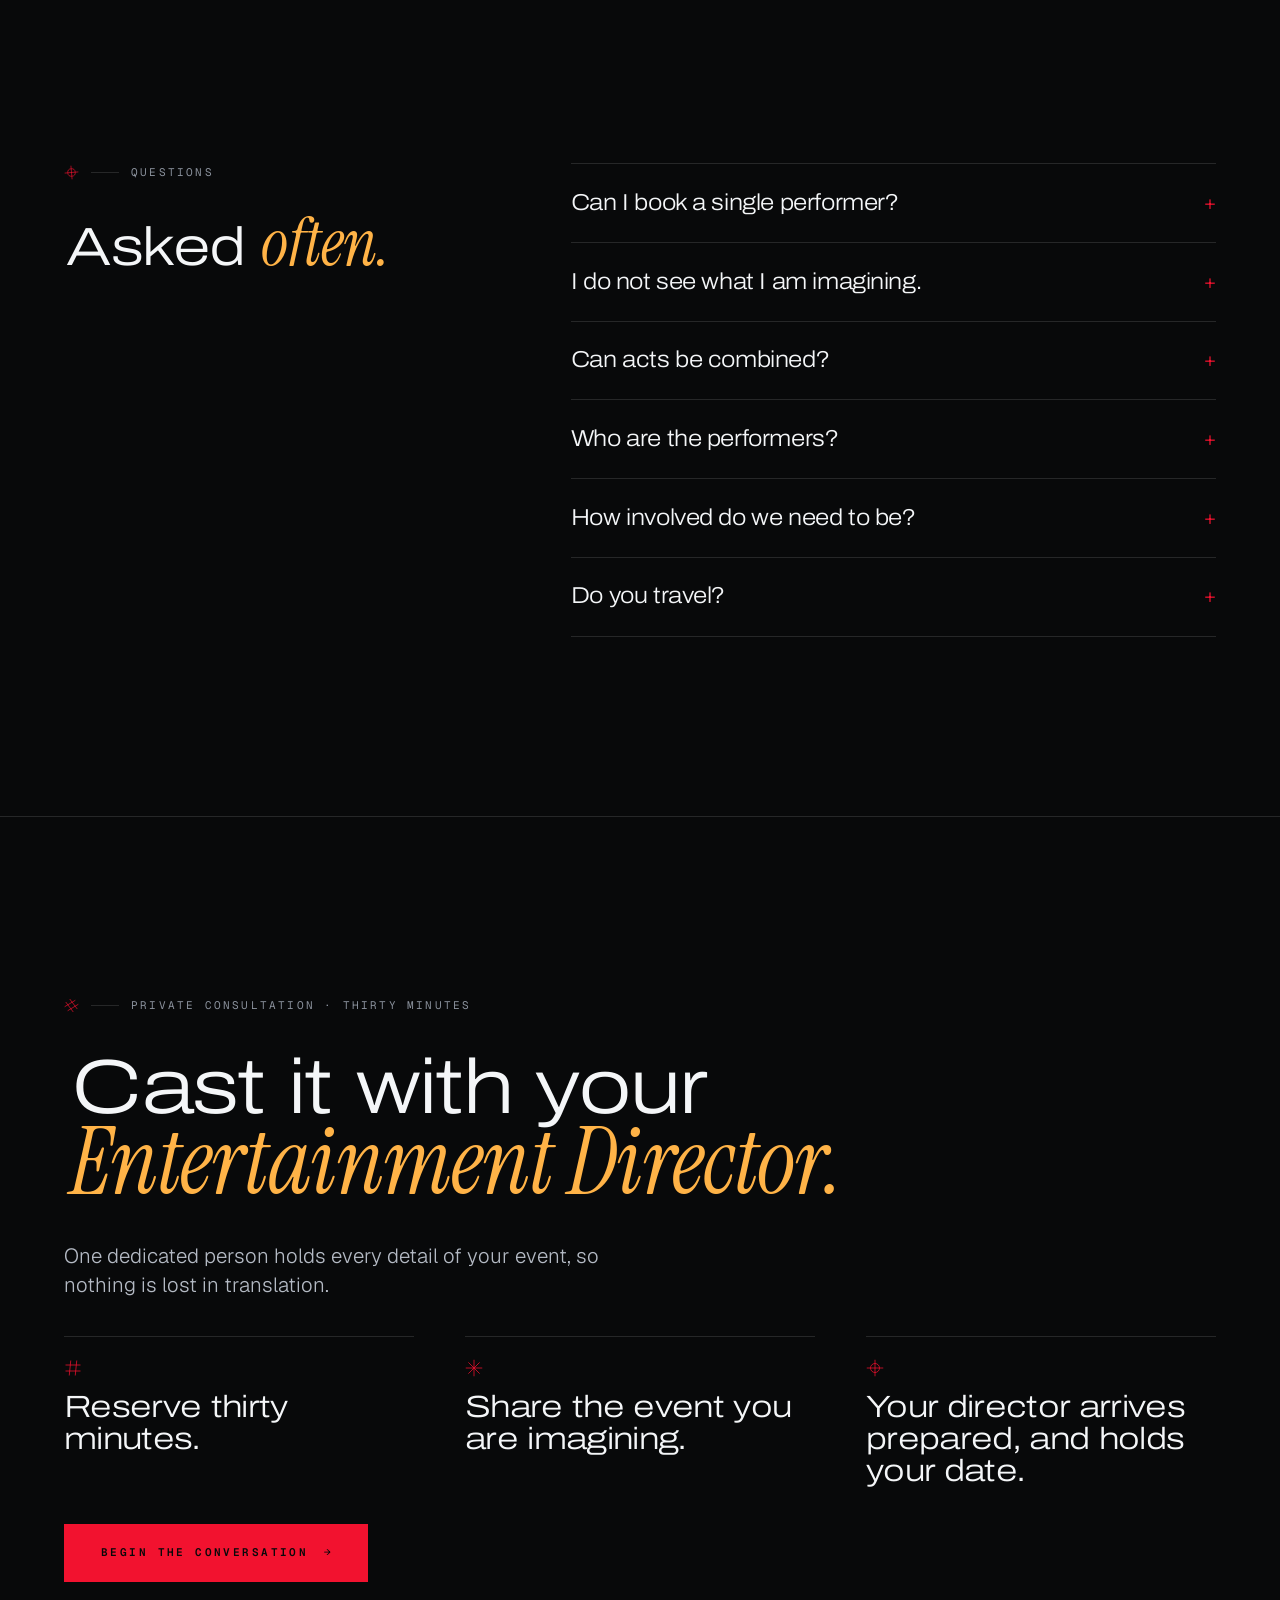
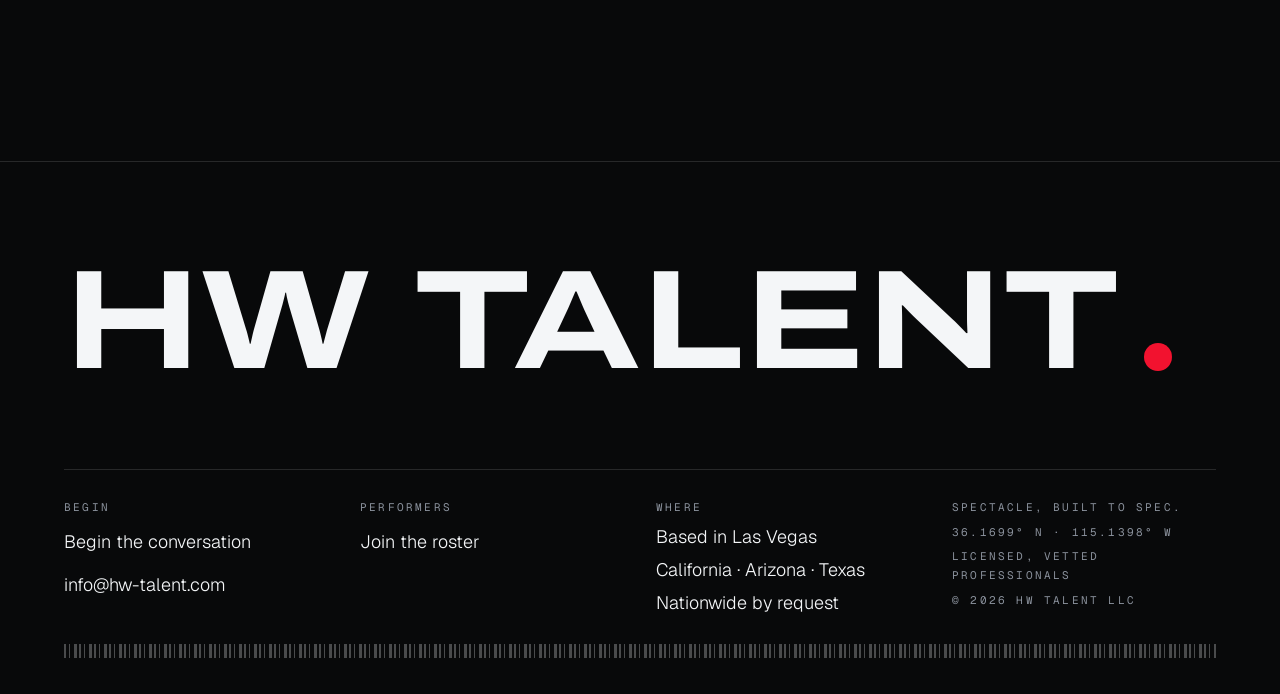
<file: acts.html>
<!doctype html>
<html lang="en">
<head>
<meta charset="utf-8">
<meta name="viewport" content="width=device-width, initial-scale=1">
<title>Acts — HW Talent</title>
<meta name="description" content="Aerialists, acrobats, contortionists, fire dancers, fire breathers, LED dancers, stilt walkers, mermaids and more. Las Vegas based, nationwide by request.">
<meta property="og:type" content="website">
<meta property="og:title" content="Acts — HW Talent">
<meta property="og:description" content="Aerialists, acrobats, contortionists, fire dancers, fire breathers, LED dancers, stilt walkers, mermaids and more. Las Vegas based, nationwide by request.">
<meta property="og:url" content="https://hw-talent.com/acts.html">
<meta name="robots" content="noindex">
<meta name="theme-color" content="#08090A">
<link rel="canonical" href="https://hw-talent.com/acts.html">
<link rel="icon" href="assets/img/favicon.svg" type="image/svg+xml">
<link rel="stylesheet" href="assets/css/site.css?v=cf835b62">
<script>document.documentElement.className="js";try{if(sessionStorage.getItem("hw-seen"))document.documentElement.className+=" seen"}catch(e){}</script>
</head>
<body>
<div class="intro" aria-hidden="true"><span class="wm">HW Talent<i></i></span><i class="bar"></i></div>
<a class="skip" href="#main">Skip to content</a>
<header class="top"><div class="wrap">
<a class="wm" href="index.html" aria-label="HW Talent, home">HW Talent<i></i></a>
<div class="right"><a class="link" href="consult.html">Begin the conversation</a><button class="burger" type="button" aria-expanded="false" aria-controls="menu">Menu</button></div>
</div></header>
<nav class="menu" id="menu" aria-label="Main">
<ul><li><a href="events.html">Events <span>Every occasion</span></a></li><li><a href="acts.html" aria-current="page">Acts <span>Every kind of talent</span></a></li><li><a href="costumes.html">Costumes <span>Made by hand</span></a></li><li><a href="bespoke.html">Custom <span>Your logo, in light</span></a></li><li><a href="workshops.html">Workshops <span>Circus skills, taught</span></a></li><li><a href="rentals.html">Equipment <span>Engineered, installed, lit</span></a></li><li><a href="join.html">Join <span>Performers</span></a></li><li><a href="consult.html">Your director <span>Thirty minutes, private</span></a></li></ul>
<div class="meta"><a class="lab w" href="mailto:info@hw-talent.com">info@hw-talent.com</a><span class="lab">Based in Las Vegas · Regularly in California, Arizona and Texas · Nationwide by request</span></div>
</nav>
<main id="main">
<section class="pagehead" data-form="star"><div class="wrap"><div class="stack"><span class="lab rv plain">Acts · Las Vegas · Nationwide</span><h1 class="d"><span class="up"><span>Every kind of</span></span><span class="up d1"><span><em>talent.</em></span></span></h1><p class="lead rv d2">Cast one by one. Managed by one team.</p></div></div></section><section class="sec snug" data-gallery="HW_ACTS" data-cats="HW_ACT_CATS" hidden><div class="wrap"><div class="filters" role="group" aria-label="Filter by discipline"></div><div class="gal"></div><div class="empty" hidden><h2 class="d" style="font-size:clamp(26px,3.6vw,60px);margin:16px 0 28px"><span data-empty-name></span>, on request.</h2><a class="btn" href="consult.html">Begin the conversation</a></div></div></section><section class="sec snug"><div class="wrap"><div class="rows two"><a class="rv has-ic" id="aerialists" href="consult.html"><svg class="ic" viewBox="0 0 120 120" fill="none" stroke="currentColor" stroke-width="2.2" stroke-linecap="round" stroke-linejoin="round" aria-hidden="true"><path d="M26 70 a34 34 0 1 0 68 0 a34 34 0 1 0 -68 0 M60 36 V8"/></svg><strong>Aerialists</strong><span>Discuss →</span></a><a class="rv has-ic" id="acrobats" href="consult.html"><svg class="ic" viewBox="0 0 120 120" fill="none" stroke="currentColor" stroke-width="2.2" stroke-linecap="round" stroke-linejoin="round" aria-hidden="true"><path d="M44 104 V54 M35 54 H53 M76 104 V38 M67 38 H85 M26 104 H94"/></svg><strong>Acrobats</strong><span>Discuss →</span></a><a class="rv has-ic" id="contortionists" href="consult.html"><svg class="ic" viewBox="0 0 120 120" fill="none" stroke="currentColor" stroke-width="2.2" stroke-linecap="round" stroke-linejoin="round" aria-hidden="true"><path d="M60 60 C42 30 14 38 14 60 C14 82 42 90 60 60 C78 30 106 38 106 60 C106 82 78 90 60 60 Z"/></svg><strong>Contortionists</strong><span>Discuss →</span></a><a class="rv has-ic" id="fire-dancers" href="consult.html"><svg class="ic" viewBox="0 0 120 120" fill="none" stroke="currentColor" stroke-width="2.2" stroke-linecap="round" stroke-linejoin="round" aria-hidden="true"><path d="M60 12 C72 36 92 50 92 74 A32 32 0 0 1 28 74 C28 58 38 50 44 38 C49 50 54 52 56 44 C58 34 58 24 60 12 Z M60 100 A14 14 0 0 1 46 86 C46 76 56 72 60 60 C64 72 74 76 74 86 A14 14 0 0 1 60 100 Z"/></svg><strong>Fire dancers</strong><span>Discuss →</span></a><a class="rv has-ic" id="fire-breathers" href="consult.html"><svg class="ic" viewBox="0 0 120 120" fill="none" stroke="currentColor" stroke-width="2.2" stroke-linecap="round" stroke-linejoin="round" aria-hidden="true"><path d="M20 106 L42 72 M36 66 l12 7 l-6 10 l-12 -7 z M54 60 C66 24 94 30 104 12 C110 40 100 64 76 68 C68 69 60 66 54 60 Z"/></svg><strong>Fire breathers</strong><span>Discuss →</span></a><a class="rv has-ic" id="led-dancers" href="consult.html"><svg class="ic" viewBox="0 0 120 120" fill="none" stroke="currentColor" stroke-width="2.2" stroke-linecap="round" stroke-linejoin="round" aria-hidden="true"><path d="M28 10 C44 18 76 18 92 10 M60 16 V24 M48 24 H72 V42 H48 Z M48 30 H72 M48 36 H72 M51 42 C30 58 34 92 60 110 C86 92 90 58 69 42 M49 62 C46 72 48 82 53 89 M22 62 L12 58 M19 78 H9 M23 94 L14 99 M98 62 L108 58 M101 78 H111 M97 94 L106 99"/></svg><strong>LED dancers</strong><span>Discuss →</span></a><a class="rv has-ic" id="stilt-walkers" href="consult.html"><svg class="ic" viewBox="0 0 120 120" fill="none" stroke="currentColor" stroke-width="2.2" stroke-linecap="round" stroke-linejoin="round" aria-hidden="true"><path d="M46 8 V108 M46 44 H33 M74 8 V108 M74 44 H87 M39 108 H53 M67 108 H81"/></svg><strong>Stilt walkers</strong><span>Discuss →</span></a><a class="rv has-ic" id="mermaids" href="consult.html"><svg class="ic" viewBox="0 0 120 120" fill="none" stroke="currentColor" stroke-width="2.2" stroke-linecap="round" stroke-linejoin="round" aria-hidden="true"><path d="M60 44 C50 34 30 34 16 12 C40 14 54 22 60 34 C66 22 80 14 104 12 C90 34 70 34 60 44 Z M56 42 C52 62 36 80 40 106 M64 42 C68 62 84 80 80 106 M47 70 q6.5 7 13 0 q6.5 7 13 0 M42 88 q9 8 18 0 q9 8 18 0 M20 106 H100"/></svg><strong>Mermaids</strong><span>Discuss →</span></a><a class="rv has-ic" id="pole-dancers" href="consult.html"><svg class="ic" viewBox="0 0 120 120" fill="none" stroke="currentColor" stroke-width="2.2" stroke-linecap="round" stroke-linejoin="round" aria-hidden="true"><path d="M60 12 V94 M57 12 h6 M20 96 a40 8 0 1 0 80 0 a40 8 0 1 0 -80 0 M20 96 v7 a40 8 0 0 0 80 0 v-7"/></svg><strong>Pole dancers</strong><span>Discuss →</span></a><a class="rv has-ic" id="dancers" href="consult.html"><svg class="ic" viewBox="0 0 120 120" fill="none" stroke="currentColor" stroke-width="2.2" stroke-linecap="round" stroke-linejoin="round" aria-hidden="true"><path d="M14 92 A46 46 0 0 1 106 92 Z M60.0 92.0 L102.5 74.4 M60.0 92.0 L92.5 59.5 M60.0 92.0 L77.6 49.5 M60.0 92.0 L60.0 46.0 M60.0 92.0 L42.4 49.5 M60.0 92.0 L27.5 59.5 M60.0 92.0 L17.5 74.4"/></svg><strong>Dancers</strong><span>Discuss →</span></a><a class="rv has-ic" id="clowns" href="consult.html"><svg class="ic" viewBox="0 0 120 120" fill="none" stroke="currentColor" stroke-width="2.2" stroke-linecap="round" stroke-linejoin="round" aria-hidden="true"><path d="M28 64 a32 32 0 1 0 64 0 a32 32 0 1 0 -64 0 M53 67 a7 7 0 1 0 14 0 a7 7 0 1 0 -14 0 M47 50 v10 M42 55 h10 M73 50 v10 M68 55 h10 M43 78 Q60 98 77 78 M31 50 C14 52 12 32 28 34 C26 20 44 18 44 36 M89 50 C106 52 108 32 92 34 C94 20 76 18 76 36 M50 33.6 L60 12 L70 33.6 M56.4 8 a3.6 3.6 0 1 0 7.2 0 a3.6 3.6 0 1 0 -7.2 0"/></svg><strong>Clowns</strong><span>Discuss →</span></a><a class="rv has-ic" id="ball-walkers" href="consult.html"><svg class="ic" viewBox="0 0 120 120" fill="none" stroke="currentColor" stroke-width="2.2" stroke-linecap="round" stroke-linejoin="round" aria-hidden="true"><path d="M20 60 a40 40 0 1 0 80 0 a40 40 0 1 0 -80 0 M44 60 a16 40 0 1 0 32 0 a16 40 0 1 0 -32 0 M20 60 a40 14 0 1 0 80 0 a40 14 0 1 0 -80 0"/></svg><strong>Ball walkers</strong><span>Discuss →</span></a><a class="rv has-ic" id="skaters" href="consult.html"><svg class="ic" viewBox="0 0 120 120" fill="none" stroke="currentColor" stroke-width="2.2" stroke-linecap="round" stroke-linejoin="round" aria-hidden="true"><path d="M40 20 H62 V56 L92 64 V76 H40 Z M34 76 H98 M43 92 a9 9 0 1 0 18 0 a9 9 0 1 0 -18 0 M73 92 a9 9 0 1 0 18 0 a9 9 0 1 0 -18 0"/></svg><strong>Skaters</strong><span>Discuss →</span></a><a class="rv has-ic" id="extreme-sports" href="consult.html"><svg class="ic" viewBox="0 0 120 120" fill="none" stroke="currentColor" stroke-width="2.2" stroke-linecap="round" stroke-linejoin="round" aria-hidden="true"><path d="M8 82 a20 20 0 1 0 40 0 a20 20 0 1 0 -40 0 M72 82 a20 20 0 1 0 40 0 a20 20 0 1 0 -40 0 M28 82 L48 52 L82 50 L58 82 Z M48 52 L58 82 M82 50 L92 82 M82 50 L78 36 H92 M48 52 L45 43 M37 43 H53"/></svg><strong>Extreme sports</strong><span>Discuss →</span></a><a class="rv has-ic" id="models" href="consult.html"><svg class="ic" viewBox="0 0 120 120" fill="none" stroke="currentColor" stroke-width="2.2" stroke-linecap="round" stroke-linejoin="round" aria-hidden="true"><path d="M60 34 a8 8 0 1 1 8 8 c-6 0 -8 4 -8 10 M60 52 L104 84 H16 Z"/></svg><strong>Models</strong><span>Discuss →</span></a><a class="rv has-ic" id="pas" href="consult.html"><svg class="ic" viewBox="0 0 120 120" fill="none" stroke="currentColor" stroke-width="2.2" stroke-linecap="round" stroke-linejoin="round" aria-hidden="true"><path d="M34 24 H86 V106 H34 Z M48 16 H72 V30 H48 Z M44 50 H76 M44 64 H76 M44 78 H64"/></svg><strong>PAs</strong><span>Discuss →</span></a><a class="rv has-ic" id="djs" href="consult.html"><svg class="ic" viewBox="0 0 120 120" fill="none" stroke="currentColor" stroke-width="2.2" stroke-linecap="round" stroke-linejoin="round" aria-hidden="true"><path d="M20 62 a40 40 0 1 0 80 0 a40 40 0 1 0 -80 0 M46 62 a14 14 0 1 0 28 0 a14 14 0 1 0 -28 0 M57.4 62 a2.6 2.6 0 1 0 5.2 0 a2.6 2.6 0 1 0 -5.2 0 M102 14 L86 42"/></svg><strong>DJs</strong><span>Discuss →</span></a></div></div></section><section class="sec rule"><div class="wrap faq"><div class="stack"><span class="lab idx rv"><svg class="reg" viewBox="0 0 24 24" fill="none" stroke="currentColor" stroke-width="1" aria-hidden="true"><path d="M6 12 a6 6 0 1 0 12 0 a6 6 0 1 0 -12 0 M12 1 V23 M1 12 H23"/></svg><i class="ln"></i>Questions</span><h2 class="d rv d1">Asked <em>often.</em></h2></div><div class="rv d2"><details class="q"><summary>Can I book a single performer?</summary><p>Yes. One artist or a full cast, the standard is the same.</p></details><details class="q"><summary>I do not see what I am imagining.</summary><p>Good. This list is where we start, not where we stop.</p></details><details class="q"><summary>Can acts be combined?</summary><p>That is where it gets interesting. Fire in the air. Light on stilts. Ask for the combination nobody has seen.</p></details><details class="q"><summary>Who are the performers?</summary><p>Licensed, vetted professionals, chosen by us for each event. Nobody is sent from a list.</p></details><details class="q"><summary>How involved do we need to be?</summary><p>As hands-on or as hands-off as you like. Approve every stitch, or hand us the event and arrive as a guest.</p></details><details class="q"><summary>Do you travel?</summary><p>Yes. We are based in Las Vegas and regularly work in California, Arizona and Texas. Anywhere else in the country, ask.</p></details></div></div></section><section class="sec rule director" id="consult"><div class="wrap stack"><span class="lab idx rv"><svg class="reg" viewBox="0 0 24 24" fill="none" stroke="currentColor" stroke-width="1" aria-hidden="true"><path d="M9 2 L7 22 M17 2 L15 22 M2 8 H22 M2 16 H22"/></svg><i class="ln"></i>Private consultation · Thirty minutes</span><h2 class="d rv d1">Cast it with your <em>Entertainment Director.</em></h2><p class="lead rv d2">One dedicated person holds every detail of your event, so nothing is lost in translation.</p><ol class="steps rv d2"><li><svg class="reg" viewBox="0 0 24 24" fill="none" stroke="currentColor" stroke-width="1" aria-hidden="true"><path d="M9 2 L7 22 M17 2 L15 22 M2 8 H22 M2 16 H22"/></svg><strong>Reserve thirty minutes.</strong></li><li><svg class="reg" viewBox="0 0 24 24" fill="none" stroke="currentColor" stroke-width="1" aria-hidden="true"><path d="M12 1 V23 M1 12 H23 M4.5 4.5 L19.5 19.5 M19.5 4.5 L4.5 19.5"/></svg><strong>Share the event you are imagining.</strong></li><li><svg class="reg" viewBox="0 0 24 24" fill="none" stroke="currentColor" stroke-width="1" aria-hidden="true"><path d="M6 12 a6 6 0 1 0 12 0 a6 6 0 1 0 -12 0 M12 1 V23 M1 12 H23"/></svg><strong>Your director arrives prepared, and holds your date.</strong></li></ol><div class="row rv d3"><a class="btn" href="consult.html">Begin the conversation</a></div></div></section><dialog class="lb" aria-label="Photo"><div class="in"><button class="btn sm plain close" type="button">Close</button><img alt=""><div class="cap lab"></div></div></dialog>
</main>
<footer class="foot"><div class="wrap">
<a class="wm big" href="index.html" aria-label="HW Talent, home">HW Talent<i></i></a>
<div class="cols">
<div class="col"><span class="lab">Begin</span><a href="consult.html">Begin the conversation</a><a href="mailto:info@hw-talent.com">info@hw-talent.com</a></div>
<div class="col"><span class="lab">Performers</span><a href="join.html">Join the roster</a></div>
<div class="col"><span class="lab">Where</span><span>Based in Las Vegas</span><span>California · Arizona · Texas</span><span>Nationwide by request</span></div>
<div class="col"><span class="lab">Spectacle, built to spec.</span><span class="lab">36.1699° N · 115.1398° W</span><span class="lab">Licensed, vetted professionals</span><span class="lab">© 2026 HW Talent LLC</span></div>
</div>
<div class="barcode" aria-hidden="true"></div>
</div></footer>
<script src="assets/js/gallery-data.js?v=ec38af8e"></script><script src="assets/js/gallery.js?v=8bff6b00"></script><script src="assets/js/site.js?v=2a916887"></script>
</body>
</html>
</file>
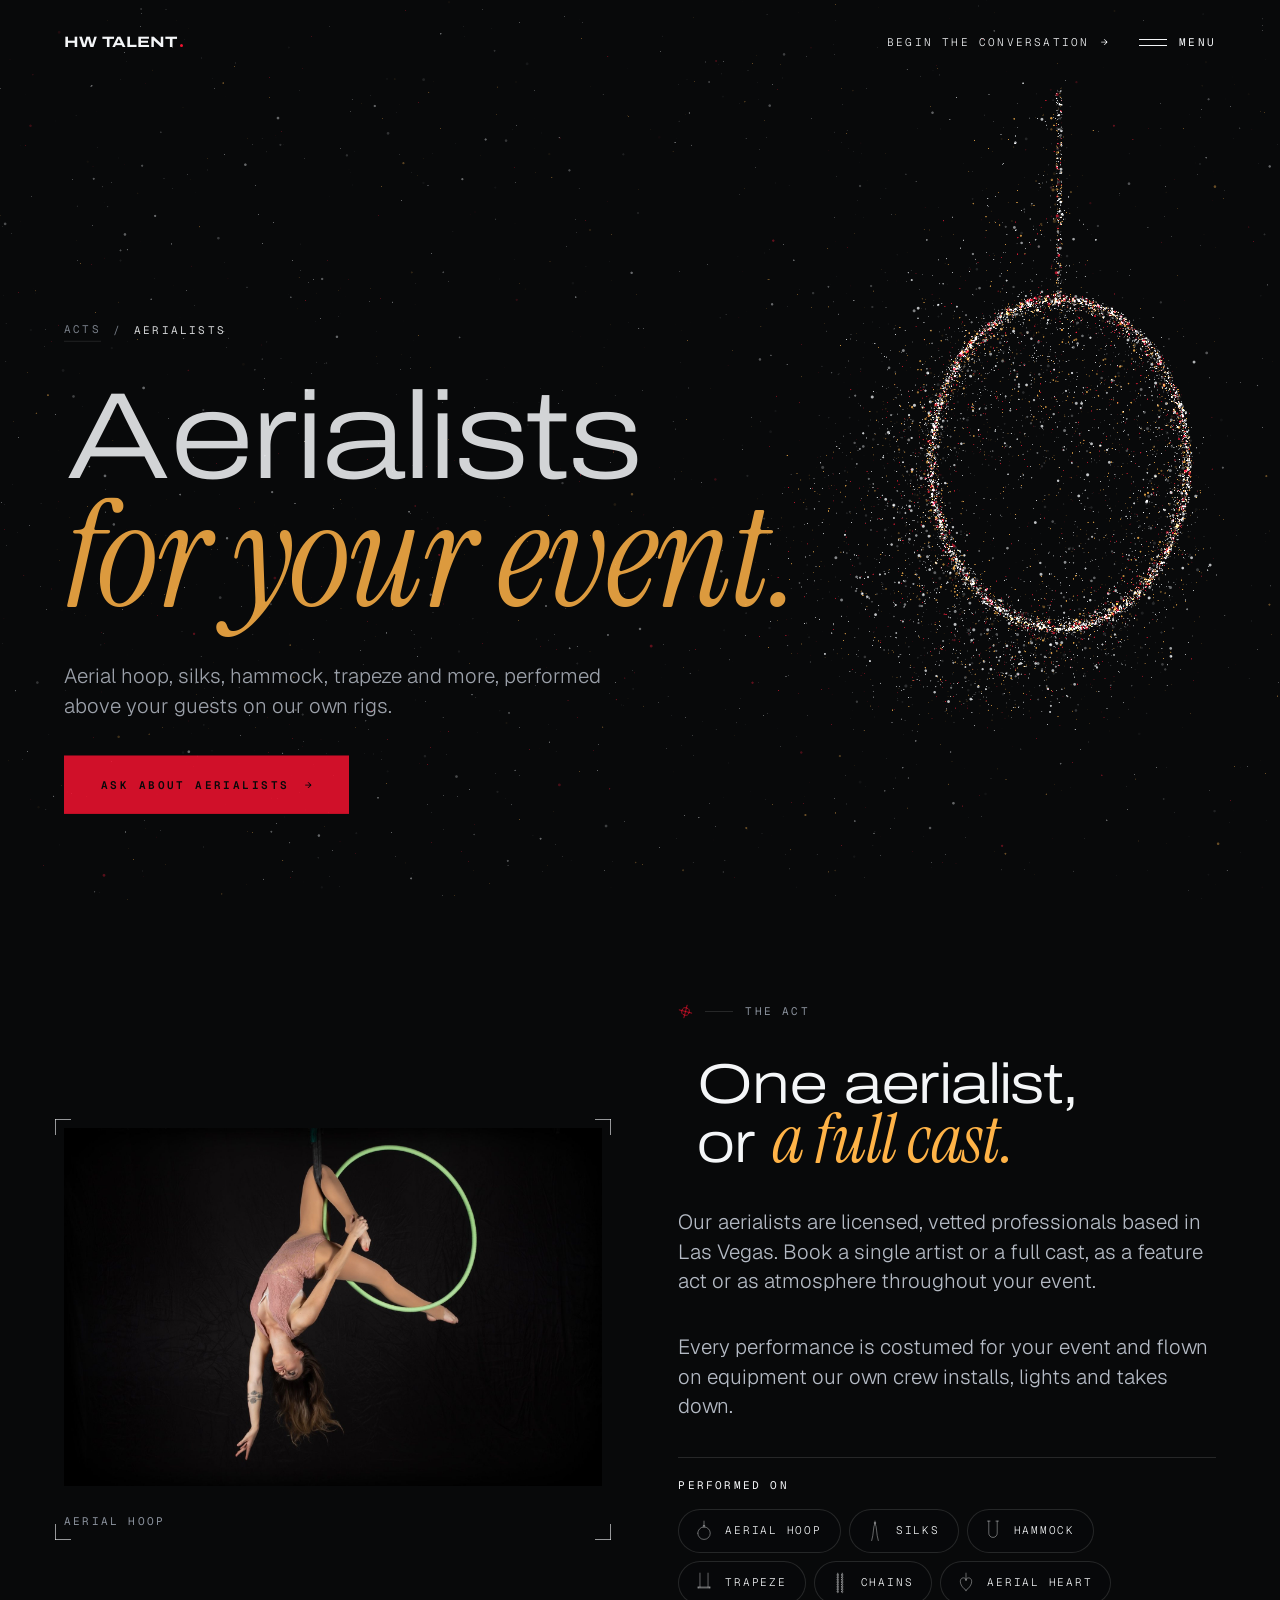
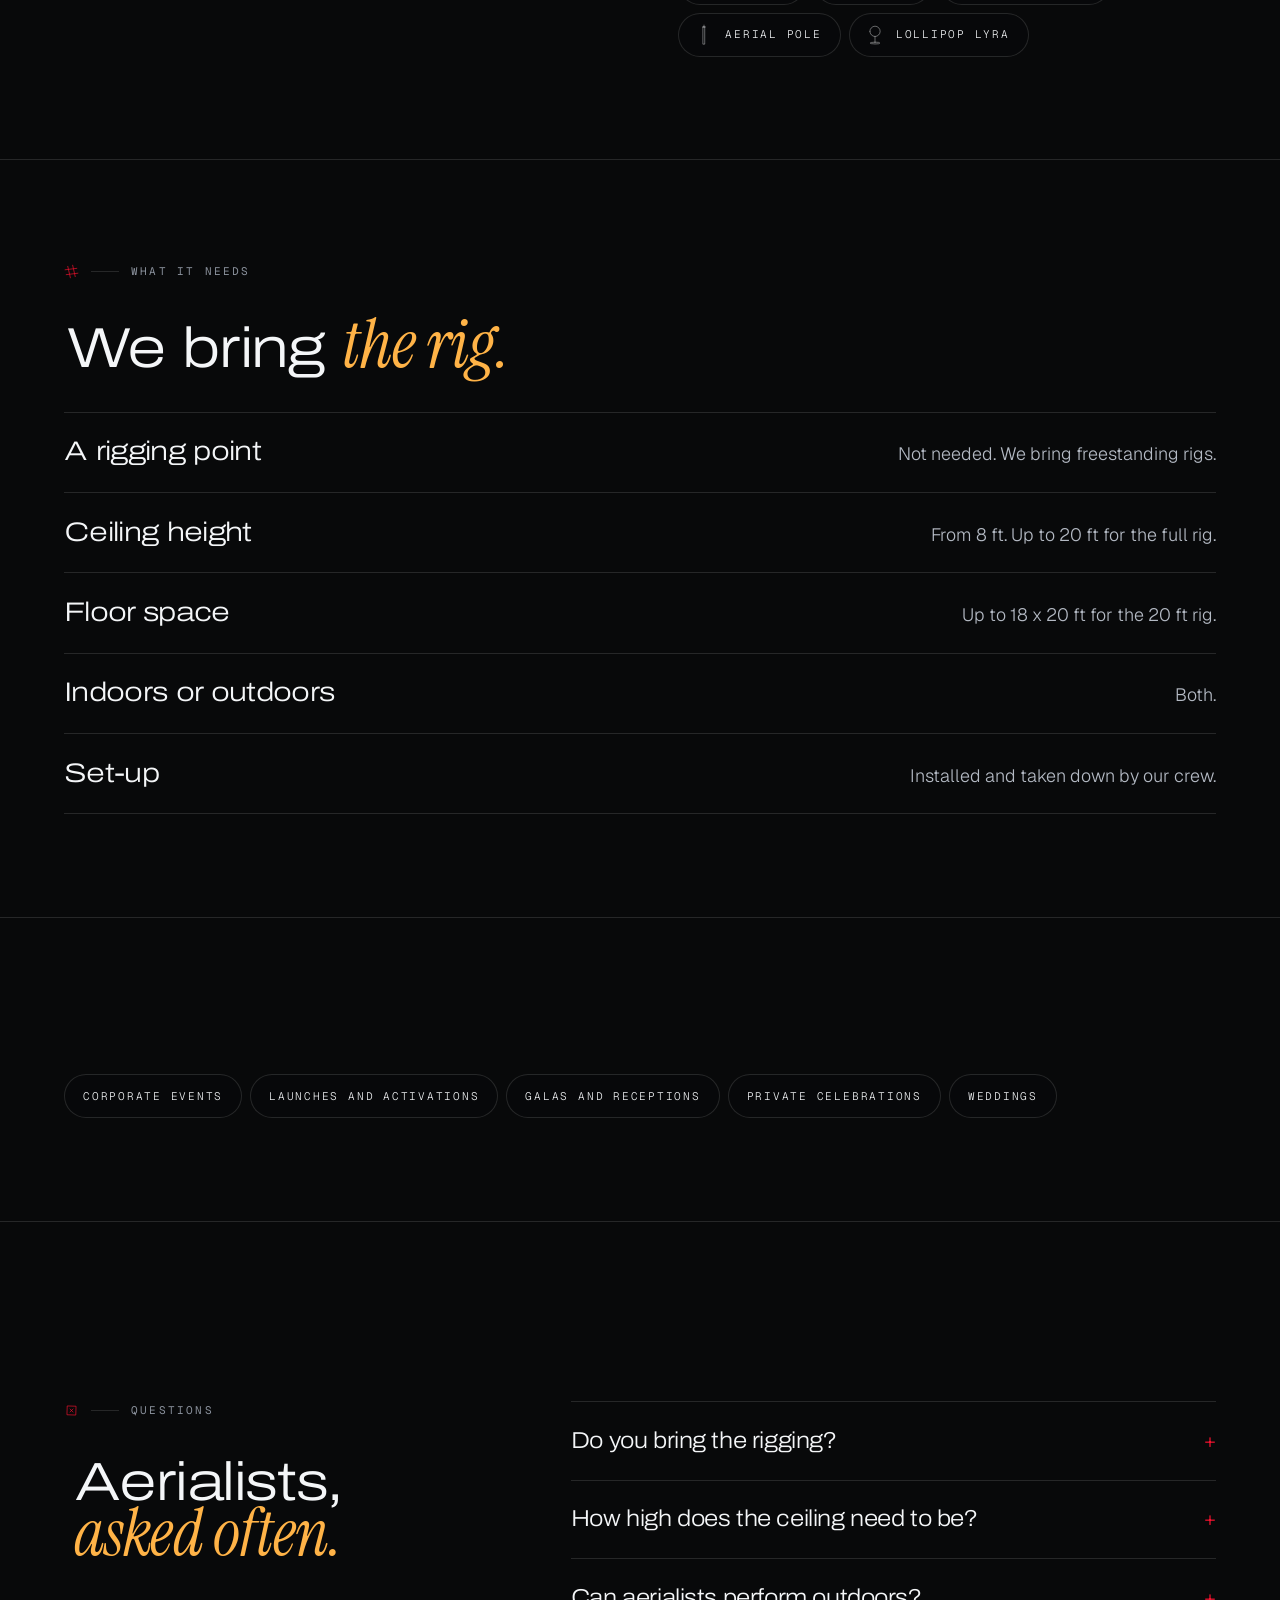
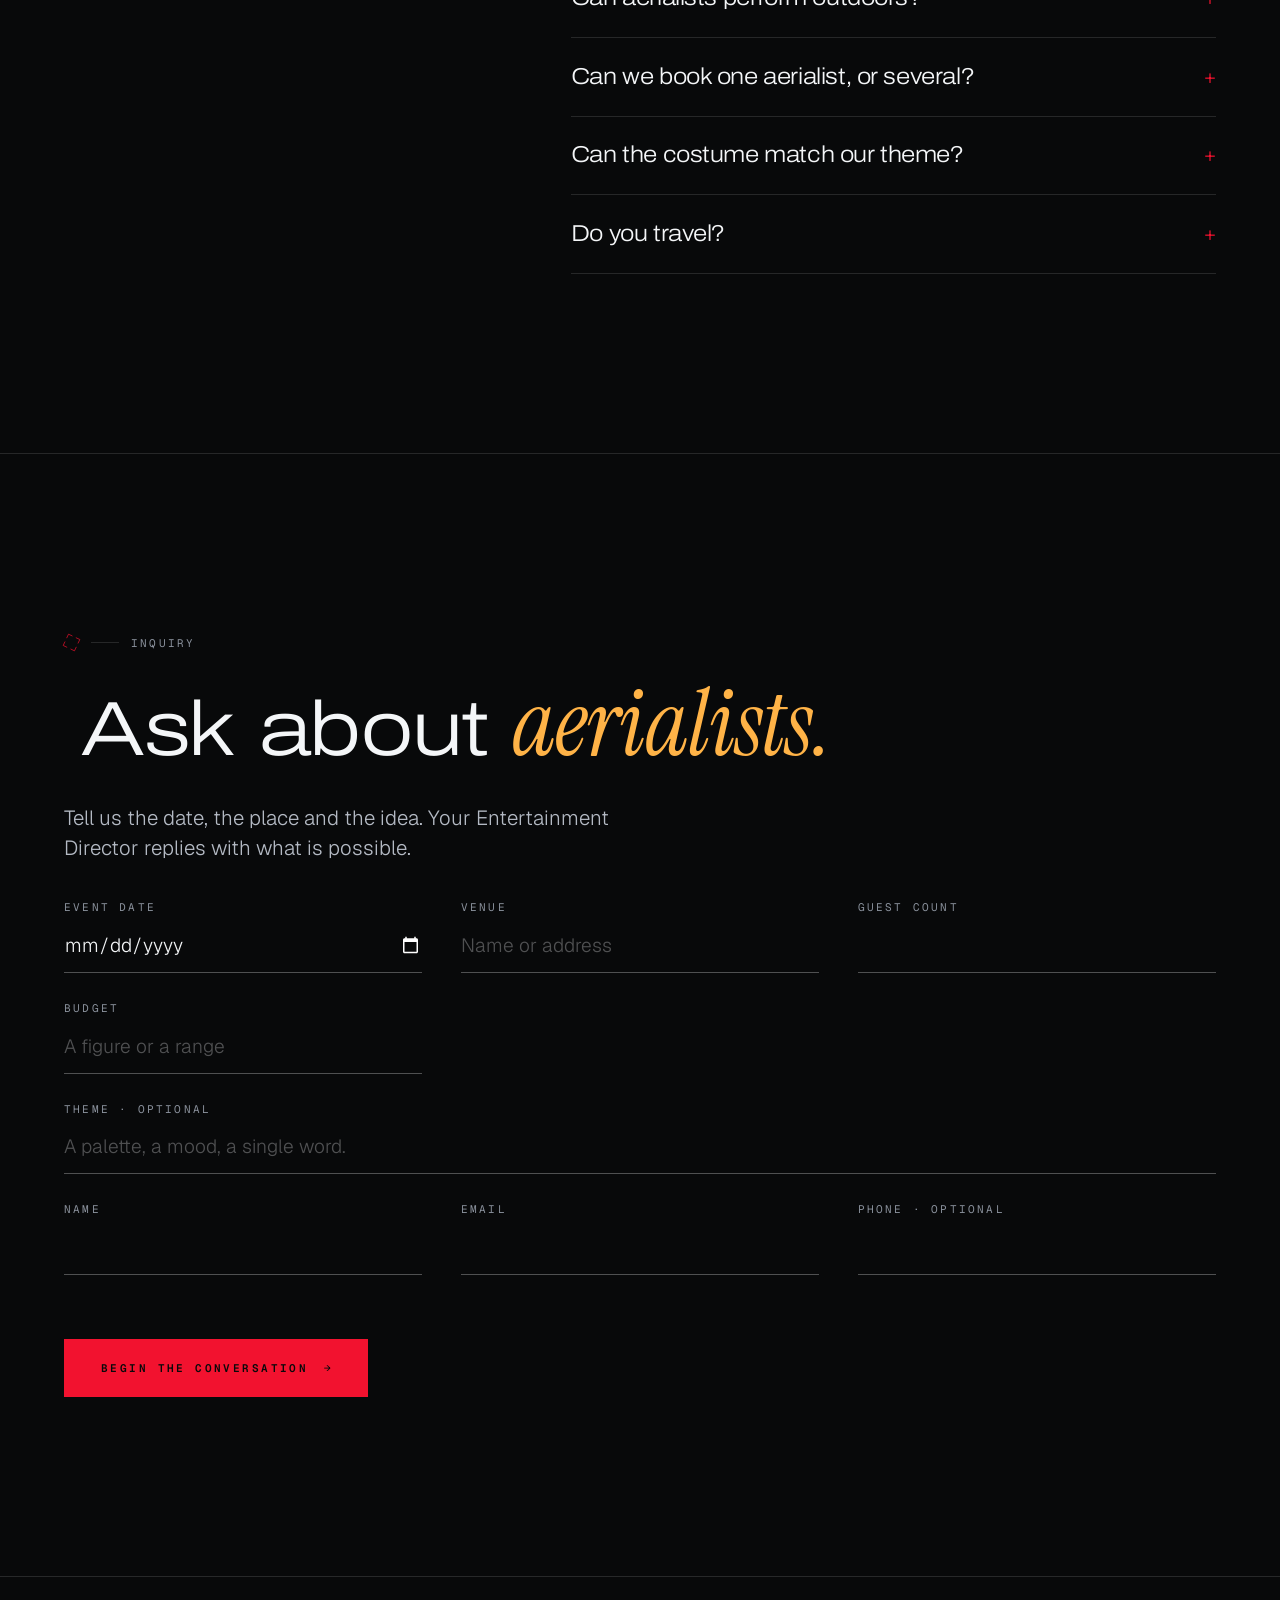
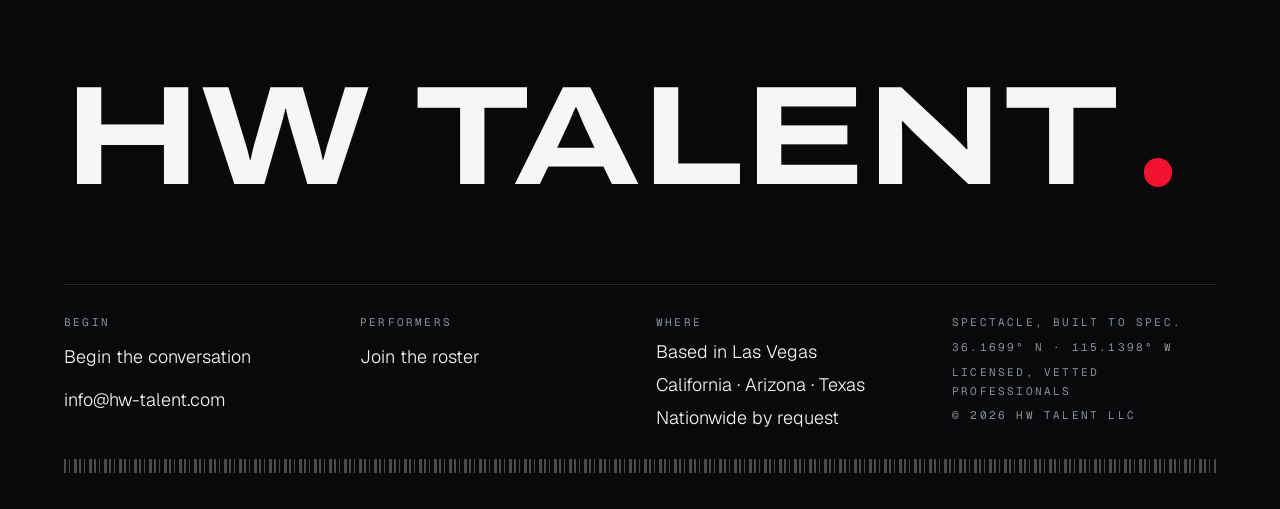
<file: aerialists.html>
<!doctype html>
<html lang="en">
<head>
<meta charset="utf-8">
<meta name="viewport" content="width=device-width, initial-scale=1">
<title>Aerialists for events in Las Vegas — HW Talent</title>
<meta name="description" content="Aerialists for corporate events, galas, launches, weddings and private celebrations. Aerial hoop, silks, hammock and trapeze on our own rigs, installed by our crew. Las Vegas based, nationwide by request.">
<meta property="og:type" content="website">
<meta property="og:title" content="Aerialists for events in Las Vegas — HW Talent">
<meta property="og:description" content="Aerialists for corporate events, galas, launches, weddings and private celebrations. Aerial hoop, silks, hammock and trapeze on our own rigs, installed by our crew. Las Vegas based, nationwide by request.">
<meta property="og:url" content="https://hw-talent.com/aerialists.html">
<meta name="robots" content="noindex">
<meta name="theme-color" content="#08090A">
<link rel="canonical" href="https://hw-talent.com/aerialists.html">
<link rel="icon" href="assets/img/favicon.svg" type="image/svg+xml">
<link rel="stylesheet" href="assets/css/site.css?v=cf835b62">
<script>document.documentElement.className="js";try{if(sessionStorage.getItem("hw-seen"))document.documentElement.className+=" seen"}catch(e){}</script>
</head>
<body>
<div class="intro" aria-hidden="true"><span class="wm">HW Talent<i></i></span><i class="bar"></i></div>
<a class="skip" href="#main">Skip to content</a>
<header class="top"><div class="wrap">
<a class="wm" href="index.html" aria-label="HW Talent, home">HW Talent<i></i></a>
<div class="right"><a class="link" href="consult.html">Begin the conversation</a><button class="burger" type="button" aria-expanded="false" aria-controls="menu">Menu</button></div>
</div></header>
<nav class="menu" id="menu" aria-label="Main">
<ul><li><a href="events.html">Events <span>Every occasion</span></a></li><li><a href="acts.html">Acts <span>Every kind of talent</span></a></li><li><a href="costumes.html">Costumes <span>Made by hand</span></a></li><li><a href="bespoke.html">Custom <span>Your logo, in light</span></a></li><li><a href="workshops.html">Workshops <span>Circus skills, taught</span></a></li><li><a href="rentals.html">Equipment <span>Engineered, installed, lit</span></a></li><li><a href="join.html">Join <span>Performers</span></a></li><li><a href="consult.html">Your director <span>Thirty minutes, private</span></a></li></ul>
<div class="meta"><a class="lab w" href="mailto:info@hw-talent.com">info@hw-talent.com</a><span class="lab">Based in Las Vegas · Regularly in California, Arizona and Texas · Nationwide by request</span></div>
</nav>
<main id="main">
<section class="pagehead" data-form="ring"><div class="wrap"><div class="stack"><nav class="lab rv plain crumbs" aria-label="Breadcrumb"><a href="acts.html">Acts</a><span aria-hidden="true">/</span><span aria-current="page">Aerialists</span></nav><h1 class="d"><span class="up"><span>Aerialists</span></span><span class="up d1"><span><em>for your event.</em></span></span></h1><p class="lead rv d2" style="max-width:44ch">Aerial hoop, silks, hammock, trapeze and more, performed above your guests on our own rigs.</p><div class="row rv d3"><a class="btn" href="#inquire">Ask about aerialists</a></div></div></div></section><section class="sec snug"><div class="wrap split"><figure class="actfig frame rv"><img src="assets/img/work/aerial-hoop-01-1800.jpg" width="1800" height="1200" alt="An aerialist hangs inverted from an aerial hoop against a black backdrop" loading="lazy" decoding="async"><figcaption class="lab">Aerial hoop</figcaption></figure><div class="stack"><span class="lab idx rv"><svg class="reg" viewBox="0 0 24 24" fill="none" stroke="currentColor" stroke-width="1" aria-hidden="true"><path d="M6 12 a6 6 0 1 0 12 0 a6 6 0 1 0 -12 0 M12 1 V23 M1 12 H23"/></svg><i class="ln"></i>The act</span><h2 class="d rv d1" style="font-size:clamp(28px,4.4vw,80px)">One aerialist, or <em>a full cast.</em></h2><p class="lead rv d2" style="max-width:46ch">Our aerialists are licensed, vetted professionals based in Las Vegas. Book a single artist or a full cast, as a feature act or as atmosphere throughout your event.</p><p class="lead rv d2" style="max-width:46ch">Every performance is costumed for your event and flown on equipment our own crew installs, lights and takes down.</p><div class="grp rv d2"><span class="lab w">Performed on</span><div class="pills"><a class="pill" href="rentals.html"><svg class="ic" viewBox="0 0 120 120" fill="none" stroke="currentColor" stroke-width="2.2" stroke-linecap="round" stroke-linejoin="round" aria-hidden="true"><path d="M26 72 a34 34 0 1 0 68 0 a34 34 0 1 0 -68 0 M56 38 v-8 h8 v8 M60 30 V6"/></svg>Aerial hoop</a><a class="pill" href="rentals.html"><svg class="ic" viewBox="0 0 120 120" fill="none" stroke="currentColor" stroke-width="2.2" stroke-linecap="round" stroke-linejoin="round" aria-hidden="true"><path d="M60 6 V16 M56 16 h8 M60 16 C48 42 54 74 42 112 M60 16 C72 42 66 74 78 112"/></svg>Silks</a><a class="pill" href="rentals.html"><svg class="ic" viewBox="0 0 120 120" fill="none" stroke="currentColor" stroke-width="2.2" stroke-linecap="round" stroke-linejoin="round" aria-hidden="true"><path d="M30 6 H44 M76 6 H90 M37 6 V72 A23 23 0 0 0 83 72 V6"/></svg>Hammock</a><a class="pill" href="rentals.html"><svg class="ic" viewBox="0 0 120 120" fill="none" stroke="currentColor" stroke-width="2.2" stroke-linecap="round" stroke-linejoin="round" aria-hidden="true"><path d="M38 6 V82 M82 6 V82 M28 82 H92 M28 87 H92 M28 82 V87 M92 82 V87"/></svg>Trapeze</a><a class="pill" href="rentals.html"><svg class="ic" viewBox="0 0 120 120" fill="none" stroke="currentColor" stroke-width="2.2" stroke-linecap="round" stroke-linejoin="round" aria-hidden="true"><path d="M48 6 V10 M72 6 V10 M44.5 16 a3.5 6.5 0 1 0 7 0 a3.5 6.5 0 1 0 -7 0 M44.5 29 a3.5 6.5 0 1 0 7 0 a3.5 6.5 0 1 0 -7 0 M44.5 42 a3.5 6.5 0 1 0 7 0 a3.5 6.5 0 1 0 -7 0 M44.5 55 a3.5 6.5 0 1 0 7 0 a3.5 6.5 0 1 0 -7 0 M44.5 68 a3.5 6.5 0 1 0 7 0 a3.5 6.5 0 1 0 -7 0 M44.5 81 a3.5 6.5 0 1 0 7 0 a3.5 6.5 0 1 0 -7 0 M44.5 94 a3.5 6.5 0 1 0 7 0 a3.5 6.5 0 1 0 -7 0 M44.5 107 a3.5 6.5 0 1 0 7 0 a3.5 6.5 0 1 0 -7 0 M68.5 16 a3.5 6.5 0 1 0 7 0 a3.5 6.5 0 1 0 -7 0 M68.5 29 a3.5 6.5 0 1 0 7 0 a3.5 6.5 0 1 0 -7 0 M68.5 42 a3.5 6.5 0 1 0 7 0 a3.5 6.5 0 1 0 -7 0 M68.5 55 a3.5 6.5 0 1 0 7 0 a3.5 6.5 0 1 0 -7 0 M68.5 68 a3.5 6.5 0 1 0 7 0 a3.5 6.5 0 1 0 -7 0 M68.5 81 a3.5 6.5 0 1 0 7 0 a3.5 6.5 0 1 0 -7 0 M68.5 94 a3.5 6.5 0 1 0 7 0 a3.5 6.5 0 1 0 -7 0 M68.5 107 a3.5 6.5 0 1 0 7 0 a3.5 6.5 0 1 0 -7 0"/></svg>Chains</a><a class="pill" href="rentals.html"><svg class="ic" viewBox="0 0 120 120" fill="none" stroke="currentColor" stroke-width="2.2" stroke-linecap="round" stroke-linejoin="round" aria-hidden="true"><path d="M60 100 C18 70 24 32 46 32 C54 32 60 38 60 46 C60 38 66 32 74 32 C96 32 102 70 60 100 Z M60 46 V6"/></svg>Aerial heart</a><a class="pill" href="rentals.html"><svg class="ic" viewBox="0 0 120 120" fill="none" stroke="currentColor" stroke-width="2.2" stroke-linecap="round" stroke-linejoin="round" aria-hidden="true"><path d="M60 6 V16 M52 16 h16 M56 16 h8 v94 h-8 z"/></svg>Aerial pole</a><a class="pill" href="rentals.html"><svg class="ic" viewBox="0 0 120 120" fill="none" stroke="currentColor" stroke-width="2.2" stroke-linecap="round" stroke-linejoin="round" aria-hidden="true"><path d="M32 40 a28 28 0 1 0 56 0 a28 28 0 1 0 -56 0 M60 68 V102 M34 104 a26 5 0 1 0 52 0 a26 5 0 1 0 -52 0"/></svg>Lollipop lyra</a></div></div></div></div></section><section class="sec snug rule"><div class="wrap stack"><span class="lab idx rv"><svg class="reg" viewBox="0 0 24 24" fill="none" stroke="currentColor" stroke-width="1" aria-hidden="true"><path d="M9 2 L7 22 M17 2 L15 22 M2 8 H22 M2 16 H22"/></svg><i class="ln"></i>What it needs</span><h2 class="d rv d1" style="font-size:clamp(28px,4.4vw,80px)">We bring <em>the rig.</em></h2><ul class="rows facts"><li class="rv"><strong>A rigging point</strong><span>Not needed. We bring freestanding rigs.</span></li><li class="rv"><strong>Ceiling height</strong><span>From 8 ft. Up to 20 ft for the full rig.</span></li><li class="rv"><strong>Floor space</strong><span>Up to 18 x 20 ft for the 20 ft rig.</span></li><li class="rv"><strong>Indoors or outdoors</strong><span>Both.</span></li><li class="rv"><strong>Set-up</strong><span>Installed and taken down by our crew.</span></li></ul></div></section><section class="sec snug rule"><div class="wrap stack"><span class="lab idx rv"><svg class="reg" viewBox="0 0 24 24" fill="none" stroke="currentColor" stroke-width="1" aria-hidden="true"><path d="M12 1 V23 M1 12 H23 M4.5 4.5 L19.5 19.5 M19.5 4.5 L4.5 19.5"/></svg><i class="ln"></i>Right for</span><div class="pills rv d1"><a class="pill" href="events.html#corporate">Corporate events</a><a class="pill" href="events.html#launches">Launches and activations</a><a class="pill" href="events.html#galas">Galas and receptions</a><a class="pill" href="events.html#private">Private celebrations</a><a class="pill" href="events.html#weddings">Weddings</a></div></div></section><section class="sec rule"><div class="wrap faq"><div class="stack"><span class="lab idx rv"><svg class="reg" viewBox="0 0 24 24" fill="none" stroke="currentColor" stroke-width="1" aria-hidden="true"><path d="M12 2 L22 12 L12 22 L2 12 Z M12 8 V16 M8 12 H16"/></svg><i class="ln"></i>Questions</span><h2 class="d rv d1">Aerialists, <em>asked often.</em></h2></div><div class="rv d2"><details class="q"><summary>Do you bring the rigging?</summary><p>Yes. Our aerialists perform on our own freestanding rigs, from 8 to 20 feet tall, installed by our crew. If your venue has its own rigging point, tell us and your director will confirm it.</p></details><details class="q"><summary>How high does the ceiling need to be?</summary><p>From about 8 feet for our smallest rig. More height means more of a show. Tell us your ceiling and we will tell you what works.</p></details><details class="q"><summary>Can aerialists perform outdoors?</summary><p>Yes. Our freestanding rigs stand indoors and out.</p></details><details class="q"><summary>Can we book one aerialist, or several?</summary><p>One artist or a full cast, the standard is the same.</p></details><details class="q"><summary>Can the costume match our theme?</summary><p>Yes. Costumes are designed for your event and made by hand, in your colours.</p></details><details class="q"><summary>Do you travel?</summary><p>Yes. We are based in Las Vegas and regularly work in California, Arizona and Texas. Anywhere else in the country, ask.</p></details></div></div></section><section class="sec rule" id="inquire"><div class="wrap stack"><span class="lab idx rv"><svg class="reg" viewBox="0 0 24 24" fill="none" stroke="currentColor" stroke-width="1" aria-hidden="true"><path d="M2 9 V2 H9 M15 22 H22 V15 M22 9 V2 H15 M9 22 H2 V15"/></svg><i class="ln"></i>Inquiry</span><h2 class="d rv d1">Ask about <em>aerialists.</em></h2><p class="lead rv d2" style="max-width:44ch">Tell us the date, the place and the idea. Your Entertainment Director replies with what is possible.</p><form data-hw name="aerialists-inquiry" method="POST" data-netlify="true" netlify-honeypot="bot-field" data-subject="Aerialists inquiry" data-ok="Received. Your Entertainment Director will be in touch."><input type="hidden" name="form-name" value="aerialists-inquiry"><p class="hp"><label>Leave this empty <input name="bot-field" tabindex="-1" autocomplete="off"></label></p><input type="hidden" name="Act" value="Aerialists"><div class="fields"><div class="f"><label class="lab" for="f-event-date">Event date</label><input id="f-event-date" type="date" name="Event date" required></div><div class="f"><label class="lab" for="f-venue">Venue</label><input id="f-venue" type="text" name="Venue" required placeholder="Name or address"></div><div class="f"><label class="lab" for="f-guest-count">Guest count</label><input id="f-guest-count" type="number" name="Guest count" required min="1" inputmode="numeric"></div><div class="f"><label class="lab" for="f-budget">Budget</label><input id="f-budget" type="text" name="Budget" required placeholder="A figure or a range"></div><div class="f wide"><label class="lab" for="f-theme">Theme · optional</label><input id="f-theme" type="text" name="Theme" placeholder="A palette, a mood, a single word."></div><div class="f"><label class="lab" for="f-name">Name</label><input id="f-name" type="text" name="Name" required autocomplete="name"></div><div class="f"><label class="lab" for="f-email">Email</label><input id="f-email" type="email" name="Email" required autocomplete="email"></div><div class="f"><label class="lab" for="f-phone">Phone · optional</label><input id="f-phone" type="tel" name="Phone" autocomplete="tel"></div></div><div class="stack" style="gap:22px;align-items:flex-start"><button class="btn" type="submit">Begin the conversation</button><div class="status" role="status" tabindex="-1"></div></div></form></div></section><script type="application/ld+json">{"@context": "https://schema.org", "@type": "Service", "name": "Aerialists for events", "serviceType": "Aerial performance", "url": "https://hw-talent.com/aerialists.html", "description": "Aerialists for corporate events, galas, launches, weddings and private celebrations. Aerial hoop, silks, hammock and trapeze on our own rigs, installed by our crew. Las Vegas based, nationwide by request.", "provider": {"@type": "Organization", "name": "HW Talent", "url": "https://hw-talent.com/", "email": "info@hw-talent.com"}, "areaServed": ["Las Vegas", "Nevada", "California", "Arizona", "Texas", "United States"]}</script><script type="application/ld+json">{"@context": "https://schema.org", "@type": "FAQPage", "mainEntity": [{"@type": "Question", "name": "Do you bring the rigging?", "acceptedAnswer": {"@type": "Answer", "text": "Yes. Our aerialists perform on our own freestanding rigs, from 8 to 20 feet tall, installed by our crew. If your venue has its own rigging point, tell us and your director will confirm it."}}, {"@type": "Question", "name": "How high does the ceiling need to be?", "acceptedAnswer": {"@type": "Answer", "text": "From about 8 feet for our smallest rig. More height means more of a show. Tell us your ceiling and we will tell you what works."}}, {"@type": "Question", "name": "Can aerialists perform outdoors?", "acceptedAnswer": {"@type": "Answer", "text": "Yes. Our freestanding rigs stand indoors and out."}}, {"@type": "Question", "name": "Can we book one aerialist, or several?", "acceptedAnswer": {"@type": "Answer", "text": "One artist or a full cast, the standard is the same."}}, {"@type": "Question", "name": "Can the costume match our theme?", "acceptedAnswer": {"@type": "Answer", "text": "Yes. Costumes are designed for your event and made by hand, in your colours."}}, {"@type": "Question", "name": "Do you travel?", "acceptedAnswer": {"@type": "Answer", "text": "Yes. We are based in Las Vegas and regularly work in California, Arizona and Texas. Anywhere else in the country, ask."}}]}</script><script type="application/ld+json">{"@context": "https://schema.org", "@type": "BreadcrumbList", "itemListElement": [{"@type": "ListItem", "position": 1, "name": "HW Talent", "item": "https://hw-talent.com/"}, {"@type": "ListItem", "position": 2, "name": "Acts", "item": "https://hw-talent.com/acts.html"}, {"@type": "ListItem", "position": 3, "name": "Aerialists", "item": "https://hw-talent.com/aerialists.html"}]}</script>
</main>
<footer class="foot"><div class="wrap">
<a class="wm big" href="index.html" aria-label="HW Talent, home">HW Talent<i></i></a>
<div class="cols">
<div class="col"><span class="lab">Begin</span><a href="consult.html">Begin the conversation</a><a href="mailto:info@hw-talent.com">info@hw-talent.com</a></div>
<div class="col"><span class="lab">Performers</span><a href="join.html">Join the roster</a></div>
<div class="col"><span class="lab">Where</span><span>Based in Las Vegas</span><span>California · Arizona · Texas</span><span>Nationwide by request</span></div>
<div class="col"><span class="lab">Spectacle, built to spec.</span><span class="lab">36.1699° N · 115.1398° W</span><span class="lab">Licensed, vetted professionals</span><span class="lab">© 2026 HW Talent LLC</span></div>
</div>
<div class="barcode" aria-hidden="true"></div>
</div></footer>
<script src="assets/js/site.js?v=2a916887"></script>
</body>
</html>
</file>
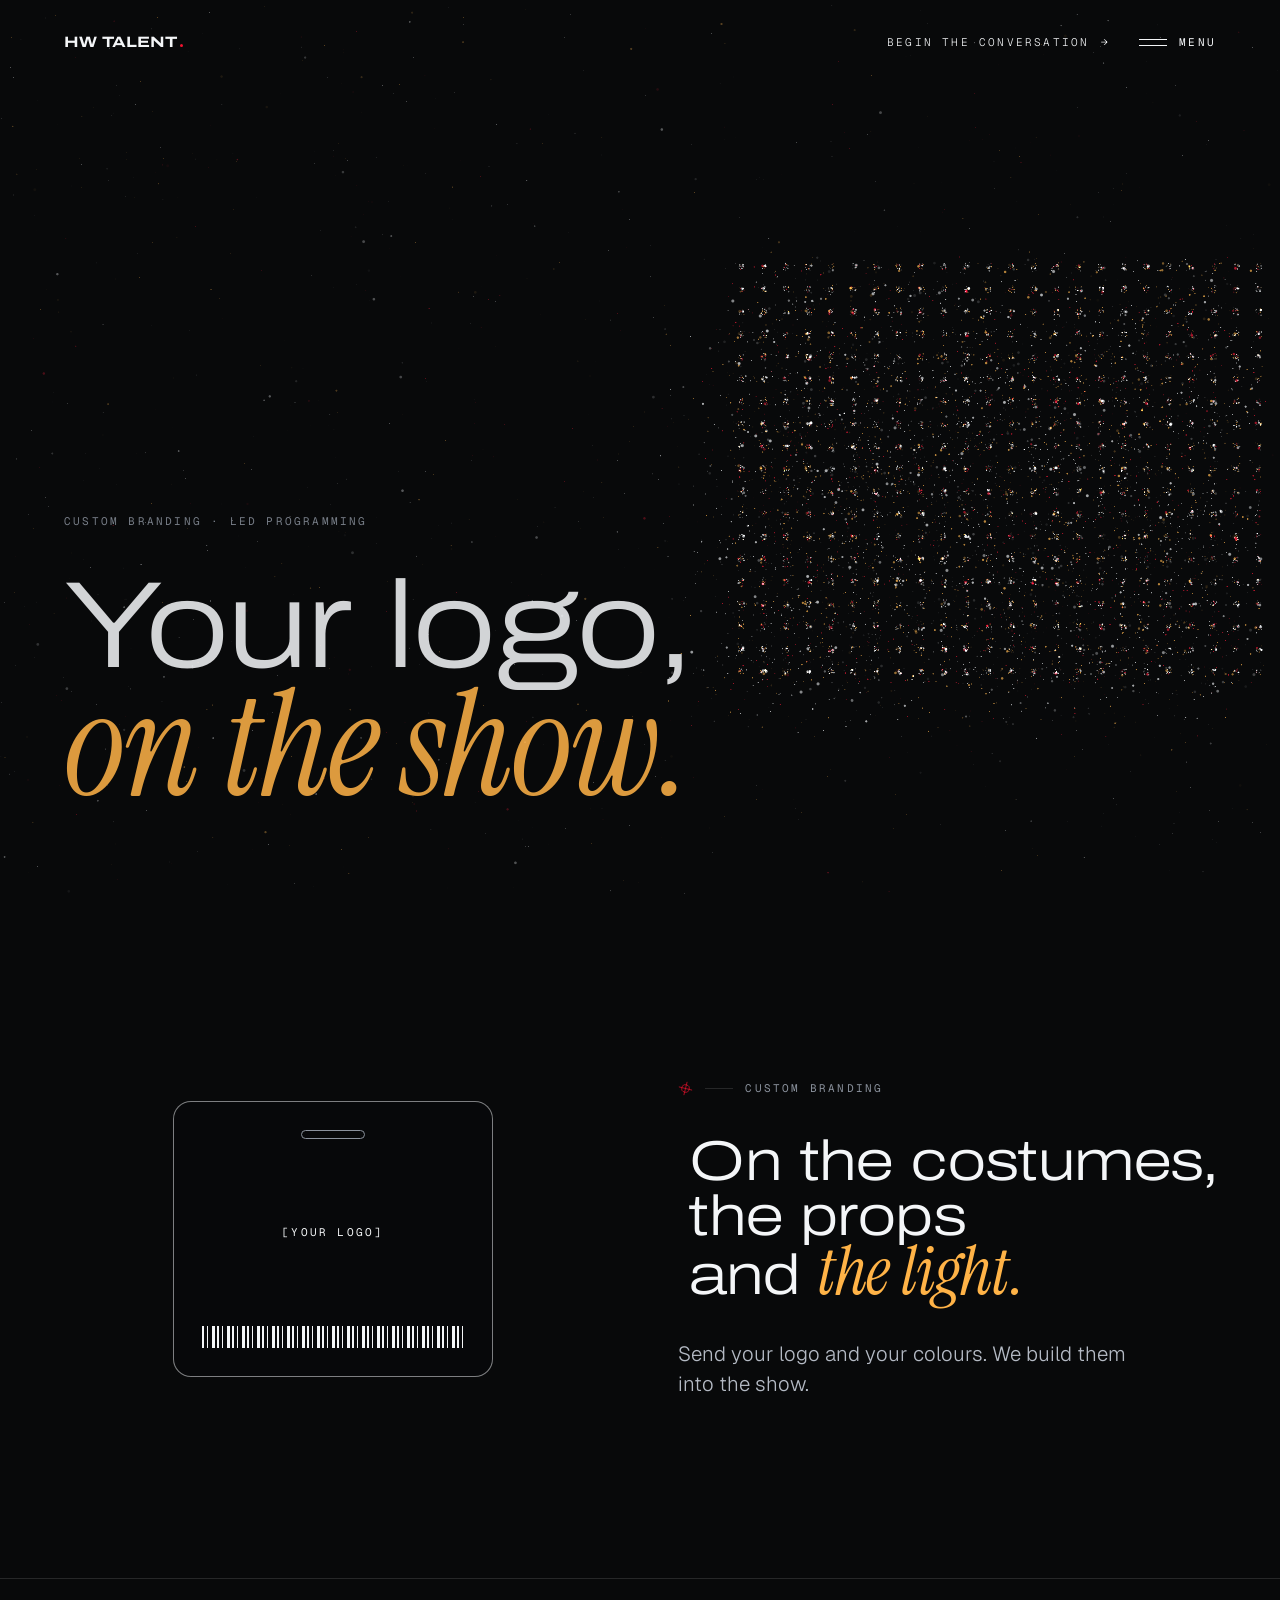
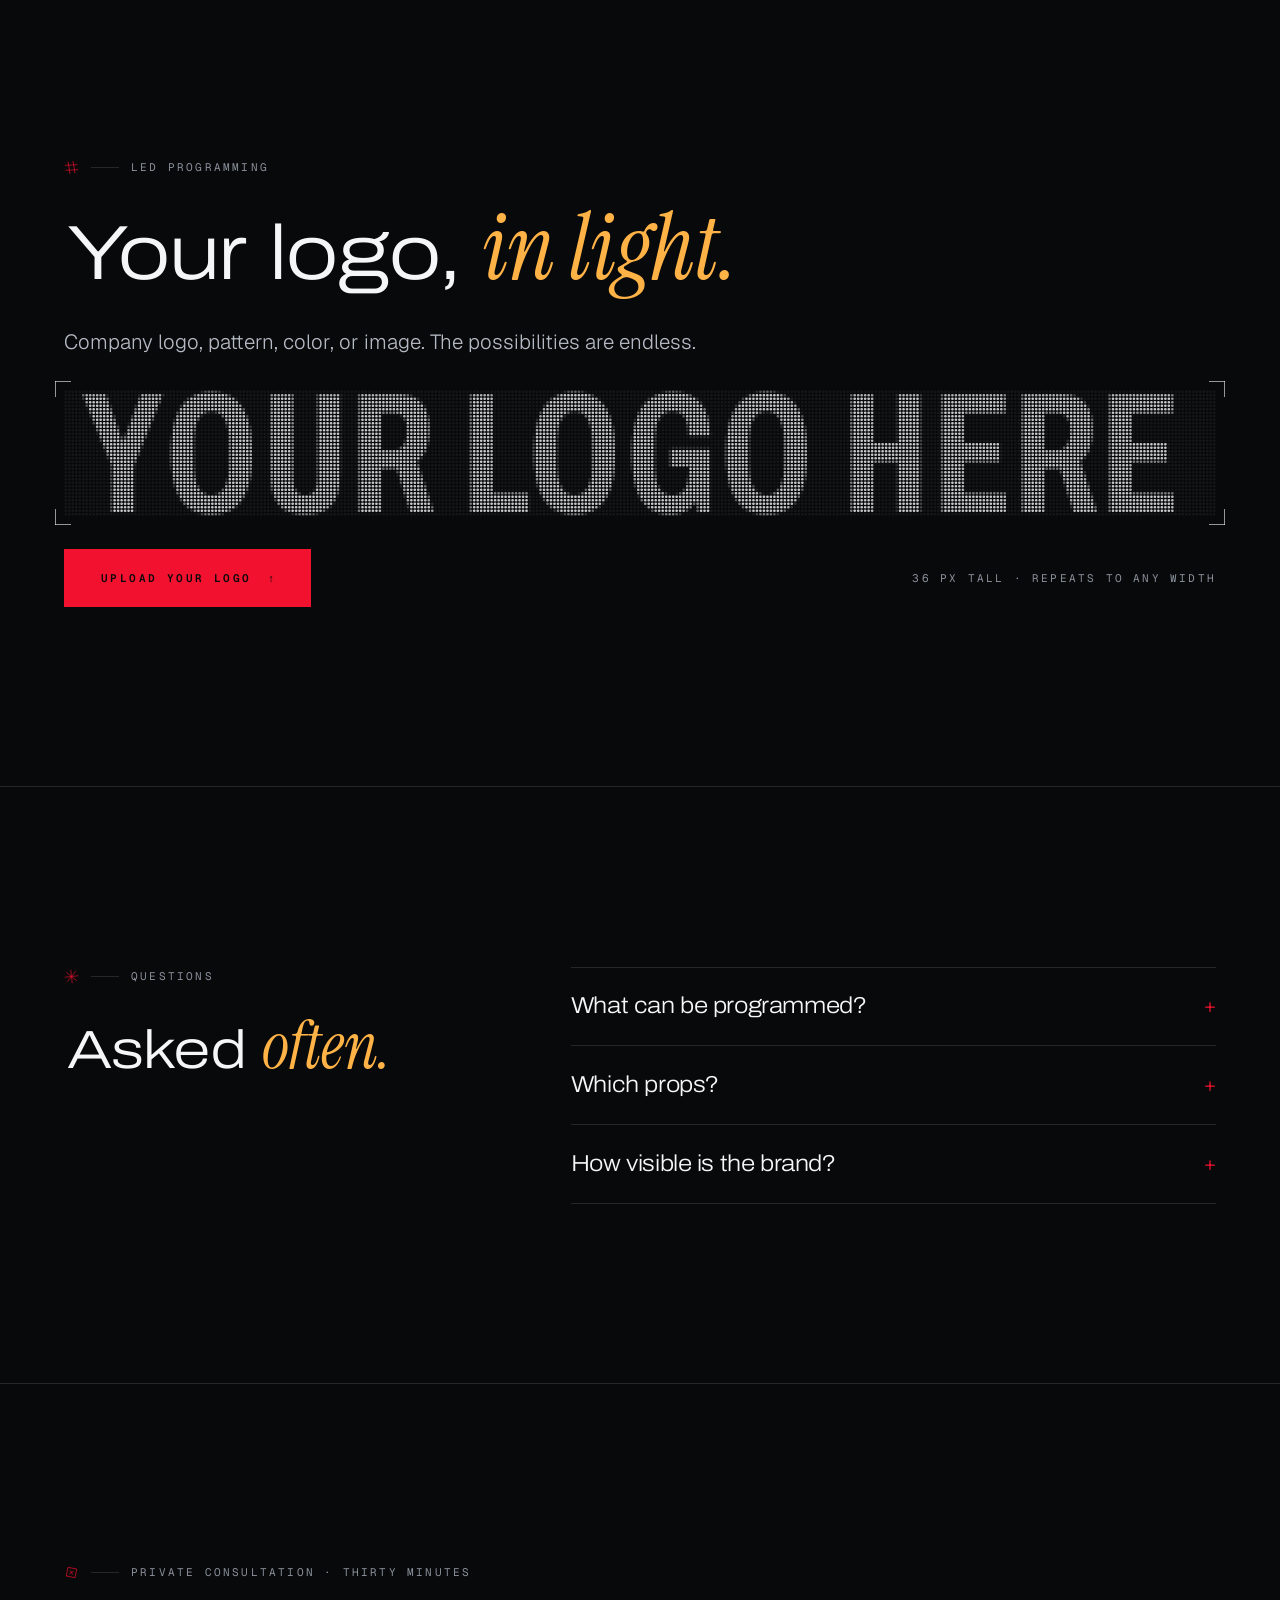
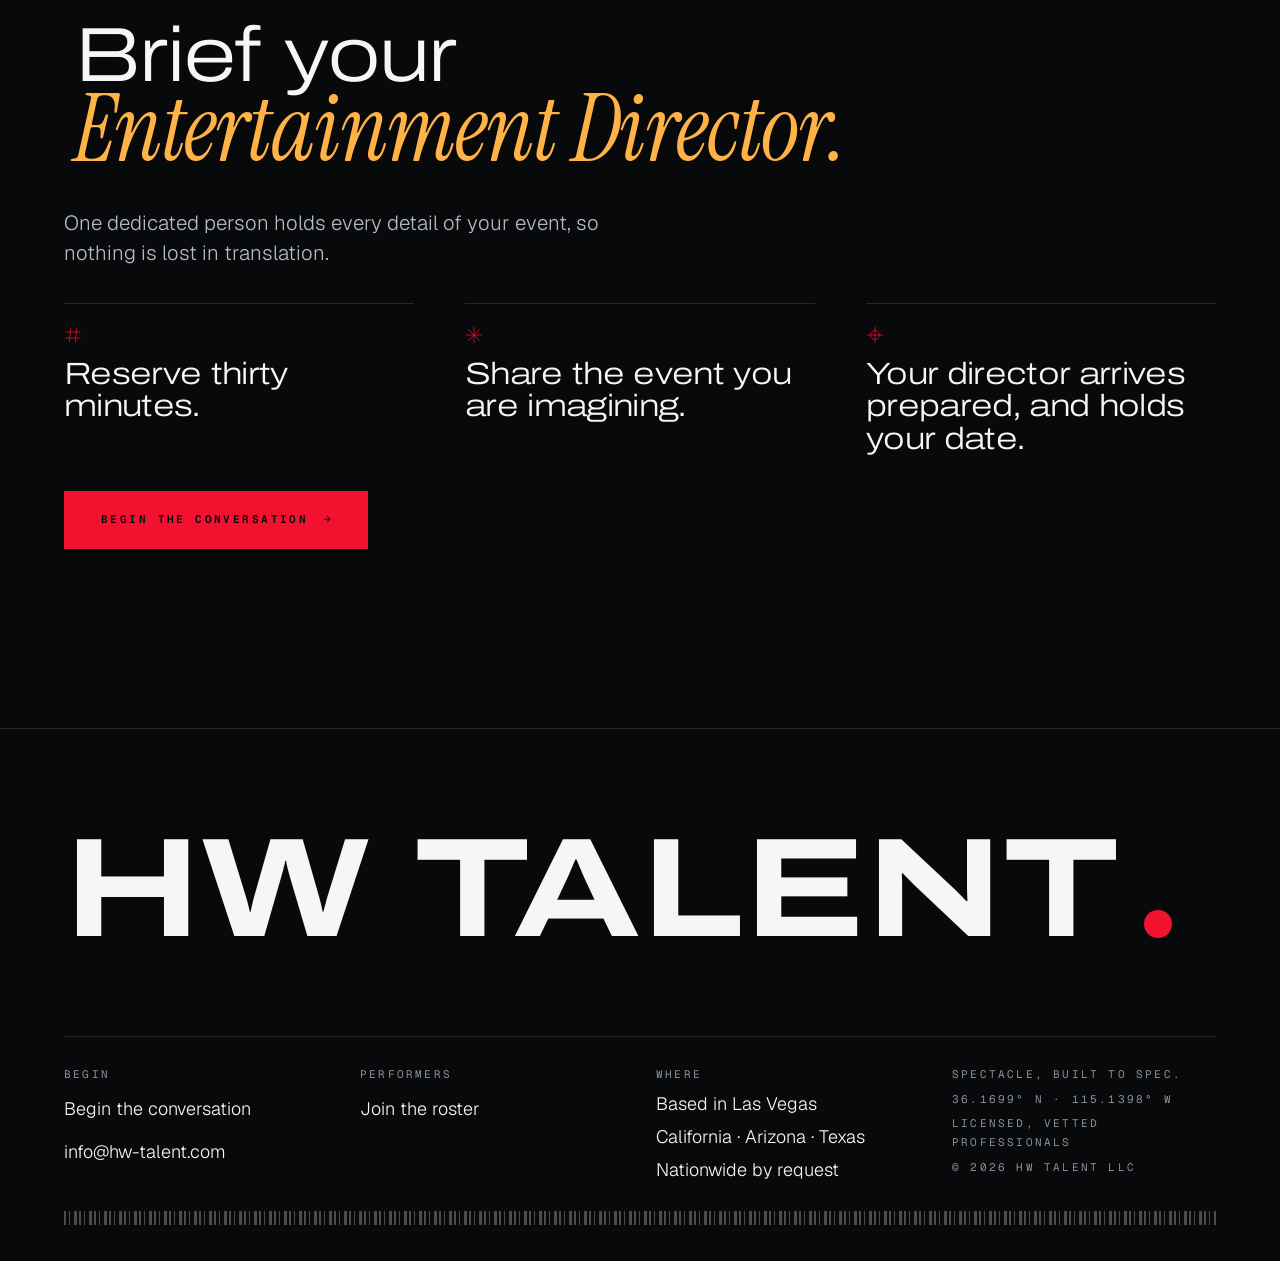
<file: bespoke.html>
<!doctype html>
<html lang="en">
<head>
<meta charset="utf-8">
<meta name="viewport" content="width=device-width, initial-scale=1">
<title>Custom branding and LED programming — HW Talent</title>
<meta name="description" content="Your logo on costumes and props, and programmed into LED light for your event.">
<meta property="og:type" content="website">
<meta property="og:title" content="Custom branding and LED programming — HW Talent">
<meta property="og:description" content="Your logo on costumes and props, and programmed into LED light for your event.">
<meta property="og:url" content="https://hw-talent.com/bespoke.html">
<meta name="robots" content="noindex">
<meta name="theme-color" content="#08090A">
<link rel="canonical" href="https://hw-talent.com/bespoke.html">
<link rel="icon" href="assets/img/favicon.svg" type="image/svg+xml">
<link rel="stylesheet" href="assets/css/site.css?v=cf835b62">
<script>document.documentElement.className="js";try{if(sessionStorage.getItem("hw-seen"))document.documentElement.className+=" seen"}catch(e){}</script>
</head>
<body>
<div class="intro" aria-hidden="true"><span class="wm">HW Talent<i></i></span><i class="bar"></i></div>
<a class="skip" href="#main">Skip to content</a>
<header class="top"><div class="wrap">
<a class="wm" href="index.html" aria-label="HW Talent, home">HW Talent<i></i></a>
<div class="right"><a class="link" href="consult.html">Begin the conversation</a><button class="burger" type="button" aria-expanded="false" aria-controls="menu">Menu</button></div>
</div></header>
<nav class="menu" id="menu" aria-label="Main">
<ul><li><a href="events.html">Events <span>Every occasion</span></a></li><li><a href="acts.html">Acts <span>Every kind of talent</span></a></li><li><a href="costumes.html">Costumes <span>Made by hand</span></a></li><li><a href="bespoke.html" aria-current="page">Custom <span>Your logo, in light</span></a></li><li><a href="workshops.html">Workshops <span>Circus skills, taught</span></a></li><li><a href="rentals.html">Equipment <span>Engineered, installed, lit</span></a></li><li><a href="join.html">Join <span>Performers</span></a></li><li><a href="consult.html">Your director <span>Thirty minutes, private</span></a></li></ul>
<div class="meta"><a class="lab w" href="mailto:info@hw-talent.com">info@hw-talent.com</a><span class="lab">Based in Las Vegas · Regularly in California, Arizona and Texas · Nationwide by request</span></div>
</nav>
<main id="main">
<section class="pagehead" data-form="matrix"><div class="wrap"><div class="stack"><span class="lab rv plain">Custom branding · LED programming</span><h1 class="d"><span class="up"><span>Your logo,</span></span><span class="up d1"><span><em>on the show.</em></span></span></h1></div></div></section>
<section class="sec"><div class="wrap split">
<div class="tag rv" role="img" aria-label="A performer pass carrying your logo">
<div class="slot"></div><div class="lab w">[Your logo]</div>
<div class="barcode"></div>
</div>
<div class="stack">
<span class="lab idx rv"><svg class="reg" viewBox="0 0 24 24" fill="none" stroke="currentColor" stroke-width="1" aria-hidden="true"><path d="M6 12 a6 6 0 1 0 12 0 a6 6 0 1 0 -12 0 M12 1 V23 M1 12 H23"/></svg><i class="ln"></i>Custom branding</span>
<h2 class="d rv d1" style="font-size:clamp(28px,4.4vw,80px)">On the costumes, the props and <em>the light.</em></h2>
<p class="lead rv d2">Send your logo and your colours. We build them into the show.</p>
</div>
</div></section>

<section class="sec rule" id="led"><div class="wrap stack">
<span class="lab idx rv"><svg class="reg" viewBox="0 0 24 24" fill="none" stroke="currentColor" stroke-width="1" aria-hidden="true"><path d="M9 2 L7 22 M17 2 L15 22 M2 8 H22 M2 16 H22"/></svg><i class="ln"></i>LED programming</span>
<h2 class="d rv d1">Your logo, <em>in light.</em></h2>
<div class="led rv d2" data-ledbox>
<p class="lead">Company logo, pattern, color, or image. The possibilities are endless.</p>
<div class="ledframe frame"><canvas data-led role="img" aria-label="An LED strip 36 pixels tall, showing the words your logo here, or the image you upload"></canvas></div>
<div class="between ledmeta">
<label class="btn filebtn"><input type="file" accept="image/*" data-led-file><span>Upload your logo</span></label>
<span class="lab">36 px tall · Repeats to any width</span>
</div>
<span class="ledsay" data-led-name>Your logo here</span>
<p class="ledsay" data-led-status role="status" aria-live="polite"></p>
</div>
</div></section>
<section class="sec rule"><div class="wrap faq"><div class="stack"><span class="lab idx rv"><svg class="reg" viewBox="0 0 24 24" fill="none" stroke="currentColor" stroke-width="1" aria-hidden="true"><path d="M12 1 V23 M1 12 H23 M4.5 4.5 L19.5 19.5 M19.5 4.5 L4.5 19.5"/></svg><i class="ln"></i>Questions</span><h2 class="d rv d1">Asked <em>often.</em></h2></div><div class="rv d2"><details class="q"><summary>What can be programmed?</summary><p>Colours, patterns and pictures. Your logo, your palette, a name, a countdown.</p></details><details class="q"><summary>Which props?</summary><p>Hoops, fans, staffs and poi, to begin with.</p></details><details class="q"><summary>How visible is the brand?</summary><p>As loud or as quiet as you want. A logo in fire-coloured light, or a single stitched initial.</p></details></div></div></section>
<section class="sec rule director" id="consult"><div class="wrap stack"><span class="lab idx rv"><svg class="reg" viewBox="0 0 24 24" fill="none" stroke="currentColor" stroke-width="1" aria-hidden="true"><path d="M12 2 L22 12 L12 22 L2 12 Z M12 8 V16 M8 12 H16"/></svg><i class="ln"></i>Private consultation · Thirty minutes</span><h2 class="d rv d1">Brief your <em>Entertainment Director.</em></h2><p class="lead rv d2">One dedicated person holds every detail of your event, so nothing is lost in translation.</p><ol class="steps rv d2"><li><svg class="reg" viewBox="0 0 24 24" fill="none" stroke="currentColor" stroke-width="1" aria-hidden="true"><path d="M9 2 L7 22 M17 2 L15 22 M2 8 H22 M2 16 H22"/></svg><strong>Reserve thirty minutes.</strong></li><li><svg class="reg" viewBox="0 0 24 24" fill="none" stroke="currentColor" stroke-width="1" aria-hidden="true"><path d="M12 1 V23 M1 12 H23 M4.5 4.5 L19.5 19.5 M19.5 4.5 L4.5 19.5"/></svg><strong>Share the event you are imagining.</strong></li><li><svg class="reg" viewBox="0 0 24 24" fill="none" stroke="currentColor" stroke-width="1" aria-hidden="true"><path d="M6 12 a6 6 0 1 0 12 0 a6 6 0 1 0 -12 0 M12 1 V23 M1 12 H23"/></svg><strong>Your director arrives prepared, and holds your date.</strong></li></ol><div class="row rv d3"><a class="btn" href="consult.html">Begin the conversation</a></div></div></section>

</main>
<footer class="foot"><div class="wrap">
<a class="wm big" href="index.html" aria-label="HW Talent, home">HW Talent<i></i></a>
<div class="cols">
<div class="col"><span class="lab">Begin</span><a href="consult.html">Begin the conversation</a><a href="mailto:info@hw-talent.com">info@hw-talent.com</a></div>
<div class="col"><span class="lab">Performers</span><a href="join.html">Join the roster</a></div>
<div class="col"><span class="lab">Where</span><span>Based in Las Vegas</span><span>California · Arizona · Texas</span><span>Nationwide by request</span></div>
<div class="col"><span class="lab">Spectacle, built to spec.</span><span class="lab">36.1699° N · 115.1398° W</span><span class="lab">Licensed, vetted professionals</span><span class="lab">© 2026 HW Talent LLC</span></div>
</div>
<div class="barcode" aria-hidden="true"></div>
</div></footer>
<script src="assets/js/site.js?v=2a916887"></script>
</body>
</html>
</file>
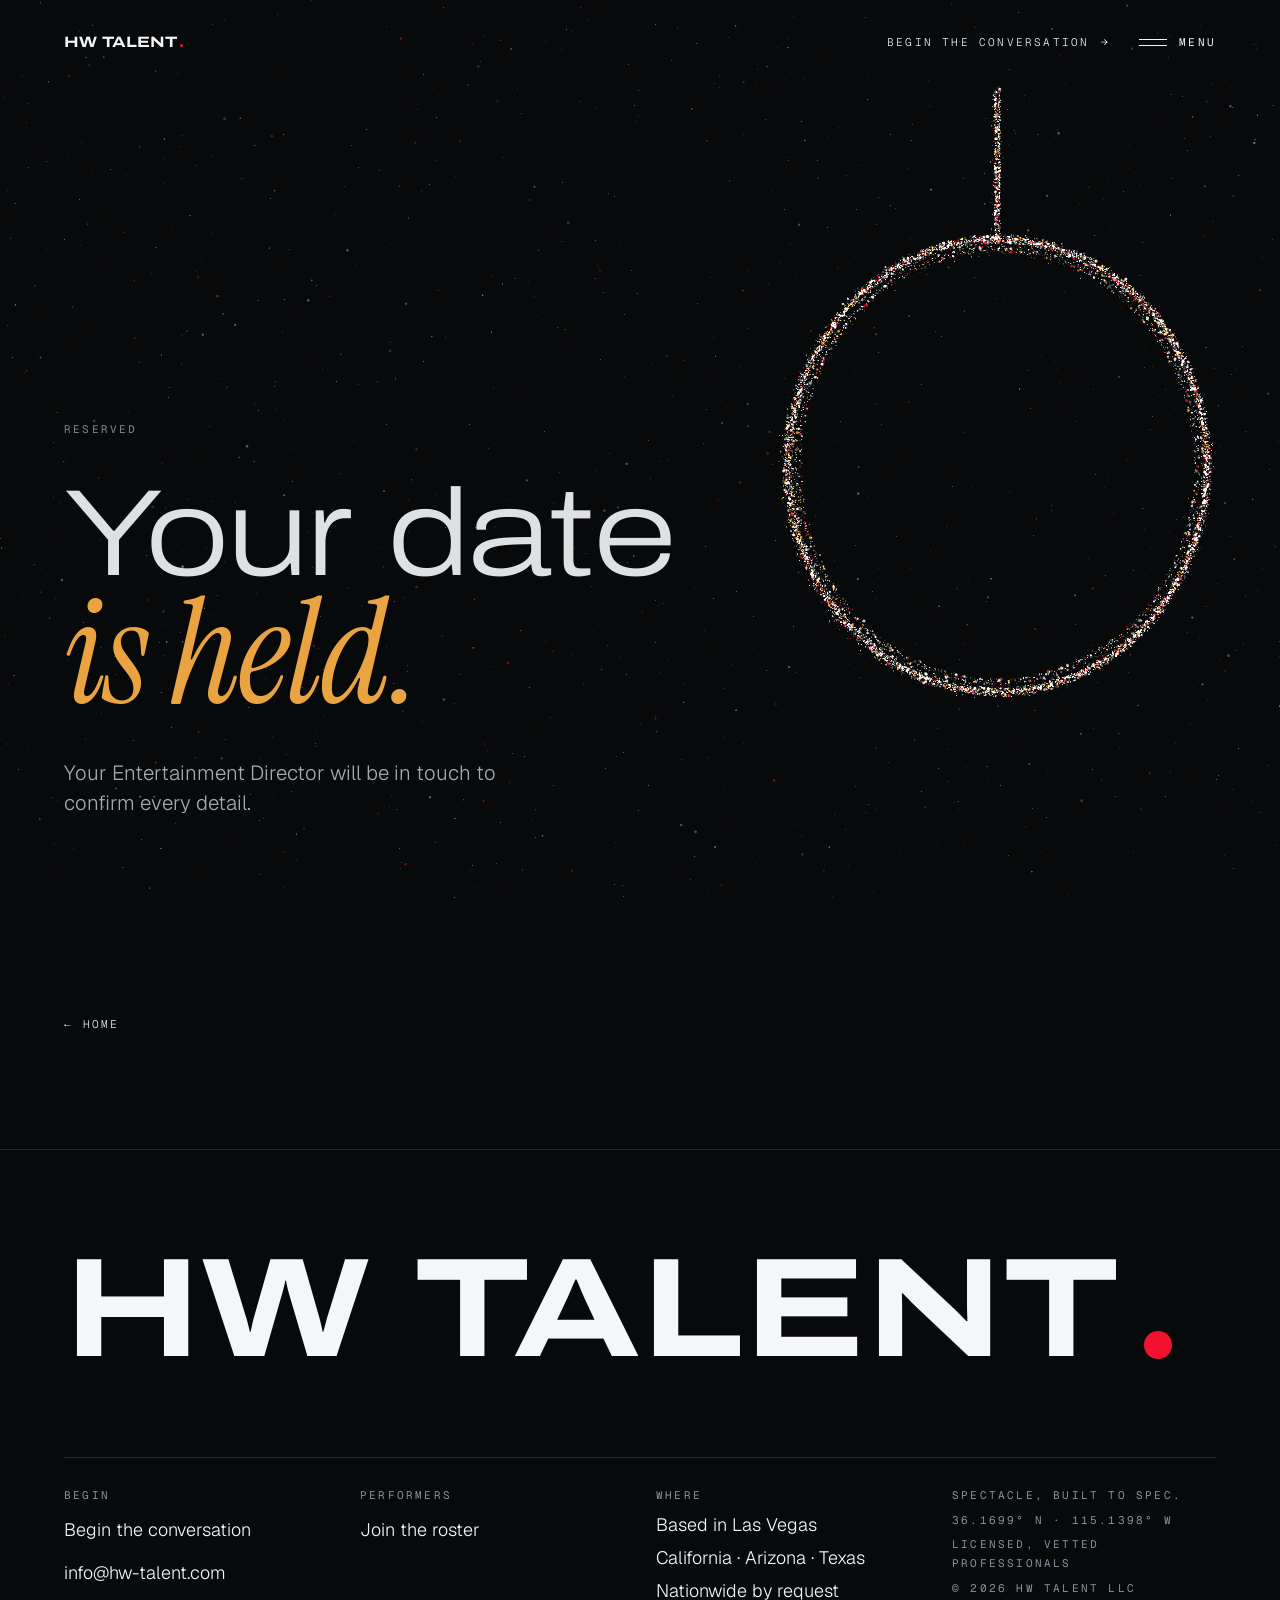
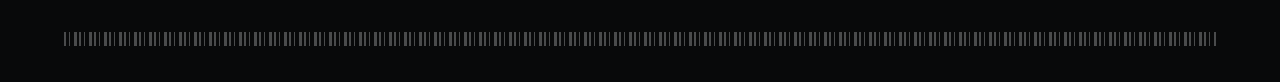
<file: booked.html>
<!doctype html>
<html lang="en">
<head>
<meta charset="utf-8">
<meta name="viewport" content="width=device-width, initial-scale=1">
<title>Reserved — HW Talent</title>
<meta name="description" content="Your installation is reserved.">
<meta property="og:type" content="website">
<meta property="og:title" content="Reserved — HW Talent">
<meta property="og:description" content="Your installation is reserved.">
<meta property="og:url" content="https://hw-talent.com/booked.html">
<meta name="robots" content="noindex">
<meta name="theme-color" content="#08090A">
<link rel="canonical" href="https://hw-talent.com/booked.html">
<link rel="icon" href="assets/img/favicon.svg" type="image/svg+xml">
<link rel="stylesheet" href="assets/css/site.css?v=cf835b62">
<script>document.documentElement.className="js";try{if(sessionStorage.getItem("hw-seen"))document.documentElement.className+=" seen"}catch(e){}</script>
</head>
<body>
<div class="intro" aria-hidden="true"><span class="wm">HW Talent<i></i></span><i class="bar"></i></div>
<a class="skip" href="#main">Skip to content</a>
<header class="top"><div class="wrap">
<a class="wm" href="index.html" aria-label="HW Talent, home">HW Talent<i></i></a>
<div class="right"><a class="link" href="consult.html">Begin the conversation</a><button class="burger" type="button" aria-expanded="false" aria-controls="menu">Menu</button></div>
</div></header>
<nav class="menu" id="menu" aria-label="Main">
<ul><li><a href="events.html">Events <span>Every occasion</span></a></li><li><a href="acts.html">Acts <span>Every kind of talent</span></a></li><li><a href="costumes.html">Costumes <span>Made by hand</span></a></li><li><a href="bespoke.html">Custom <span>Your logo, in light</span></a></li><li><a href="workshops.html">Workshops <span>Circus skills, taught</span></a></li><li><a href="rentals.html">Equipment <span>Engineered, installed, lit</span></a></li><li><a href="join.html">Join <span>Performers</span></a></li><li><a href="consult.html">Your director <span>Thirty minutes, private</span></a></li></ul>
<div class="meta"><a class="lab w" href="mailto:info@hw-talent.com">info@hw-talent.com</a><span class="lab">Based in Las Vegas · Regularly in California, Arizona and Texas · Nationwide by request</span></div>
</nav>
<main id="main">
<section class="pagehead" data-form="ring"><div class="wrap"><div class="stack"><span class="lab rv plain">Reserved</span><h1 class="d"><span class="up"><span>Your date</span></span><span class="up d1"><span><em>is held.</em></span></span></h1><p class="lead rv d2">Your Entertainment Director will be in touch to confirm every detail.</p></div></div></section><section class="sec snug"><div class="wrap"><a class="link back" href="index.html">Home</a></div></section>
</main>
<footer class="foot"><div class="wrap">
<a class="wm big" href="index.html" aria-label="HW Talent, home">HW Talent<i></i></a>
<div class="cols">
<div class="col"><span class="lab">Begin</span><a href="consult.html">Begin the conversation</a><a href="mailto:info@hw-talent.com">info@hw-talent.com</a></div>
<div class="col"><span class="lab">Performers</span><a href="join.html">Join the roster</a></div>
<div class="col"><span class="lab">Where</span><span>Based in Las Vegas</span><span>California · Arizona · Texas</span><span>Nationwide by request</span></div>
<div class="col"><span class="lab">Spectacle, built to spec.</span><span class="lab">36.1699° N · 115.1398° W</span><span class="lab">Licensed, vetted professionals</span><span class="lab">© 2026 HW Talent LLC</span></div>
</div>
<div class="barcode" aria-hidden="true"></div>
</div></footer>
<script src="assets/js/site.js?v=2a916887"></script>
</body>
</html>
</file>
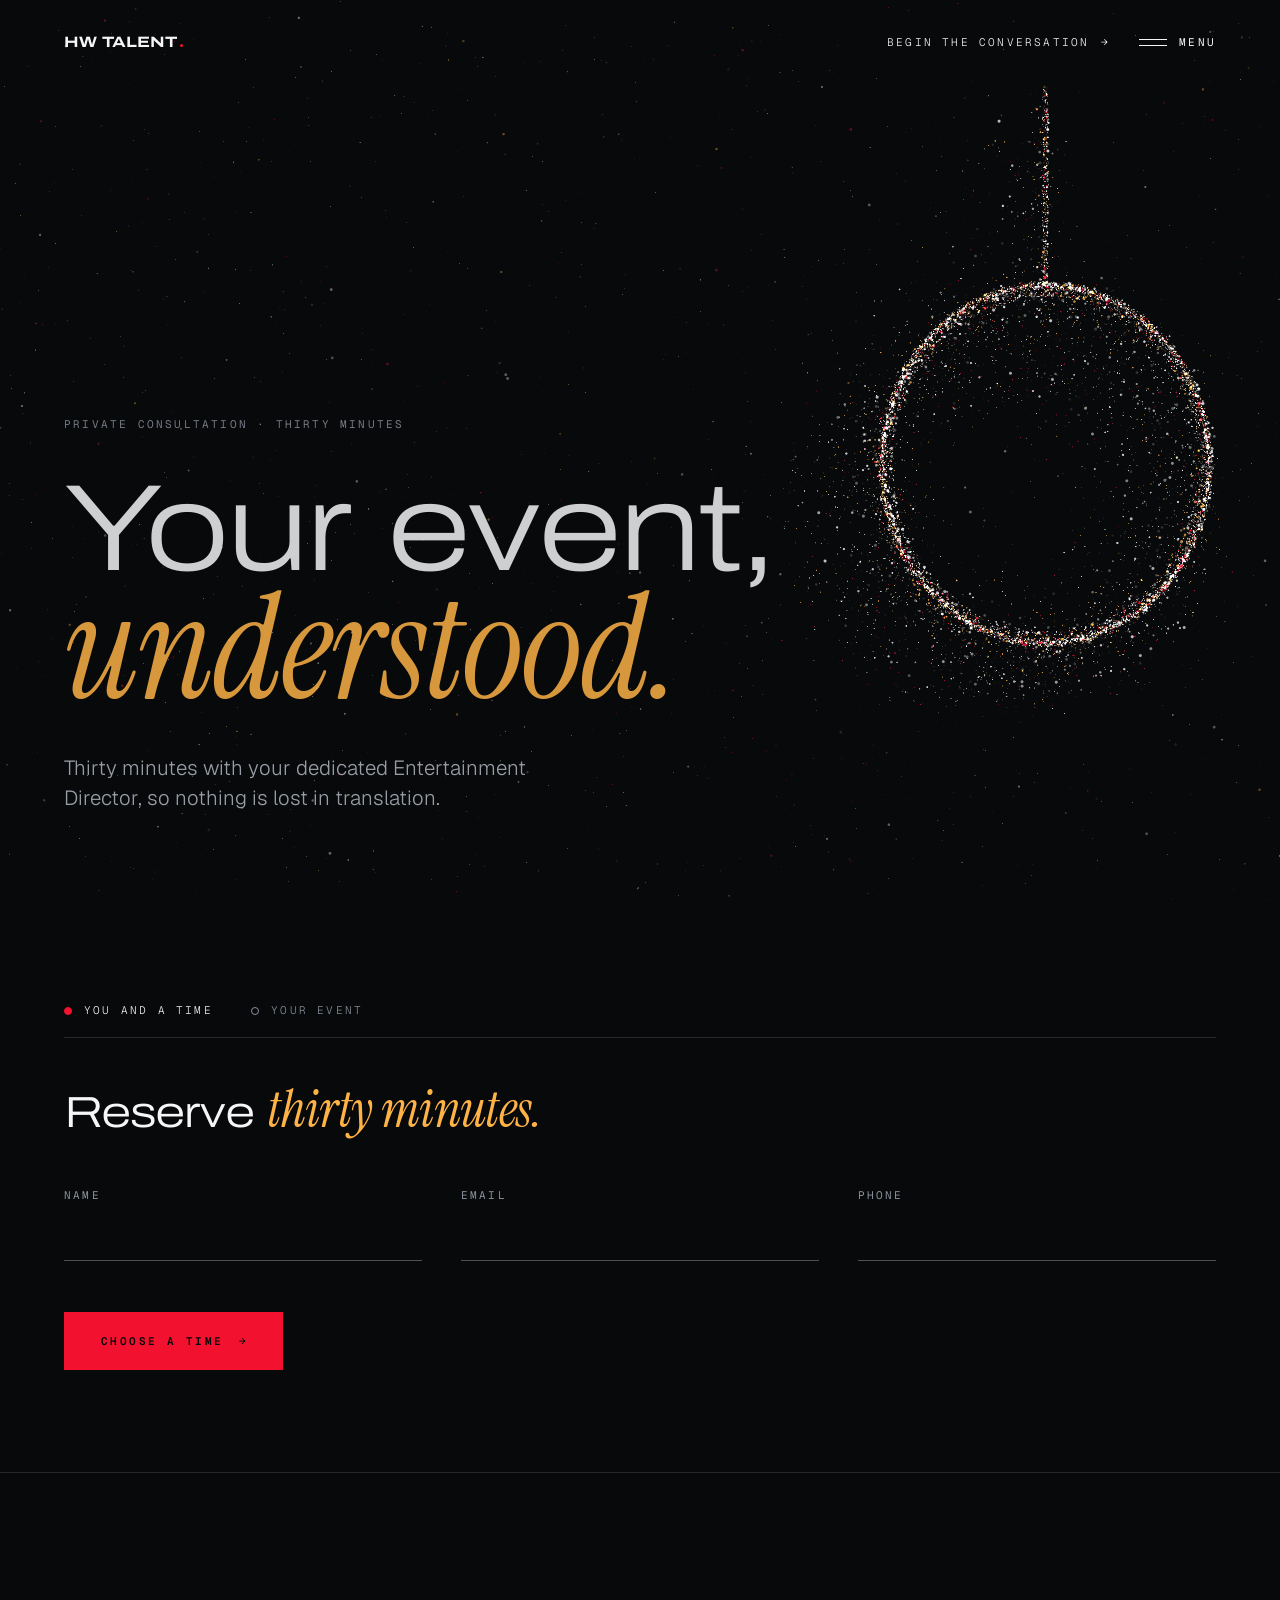
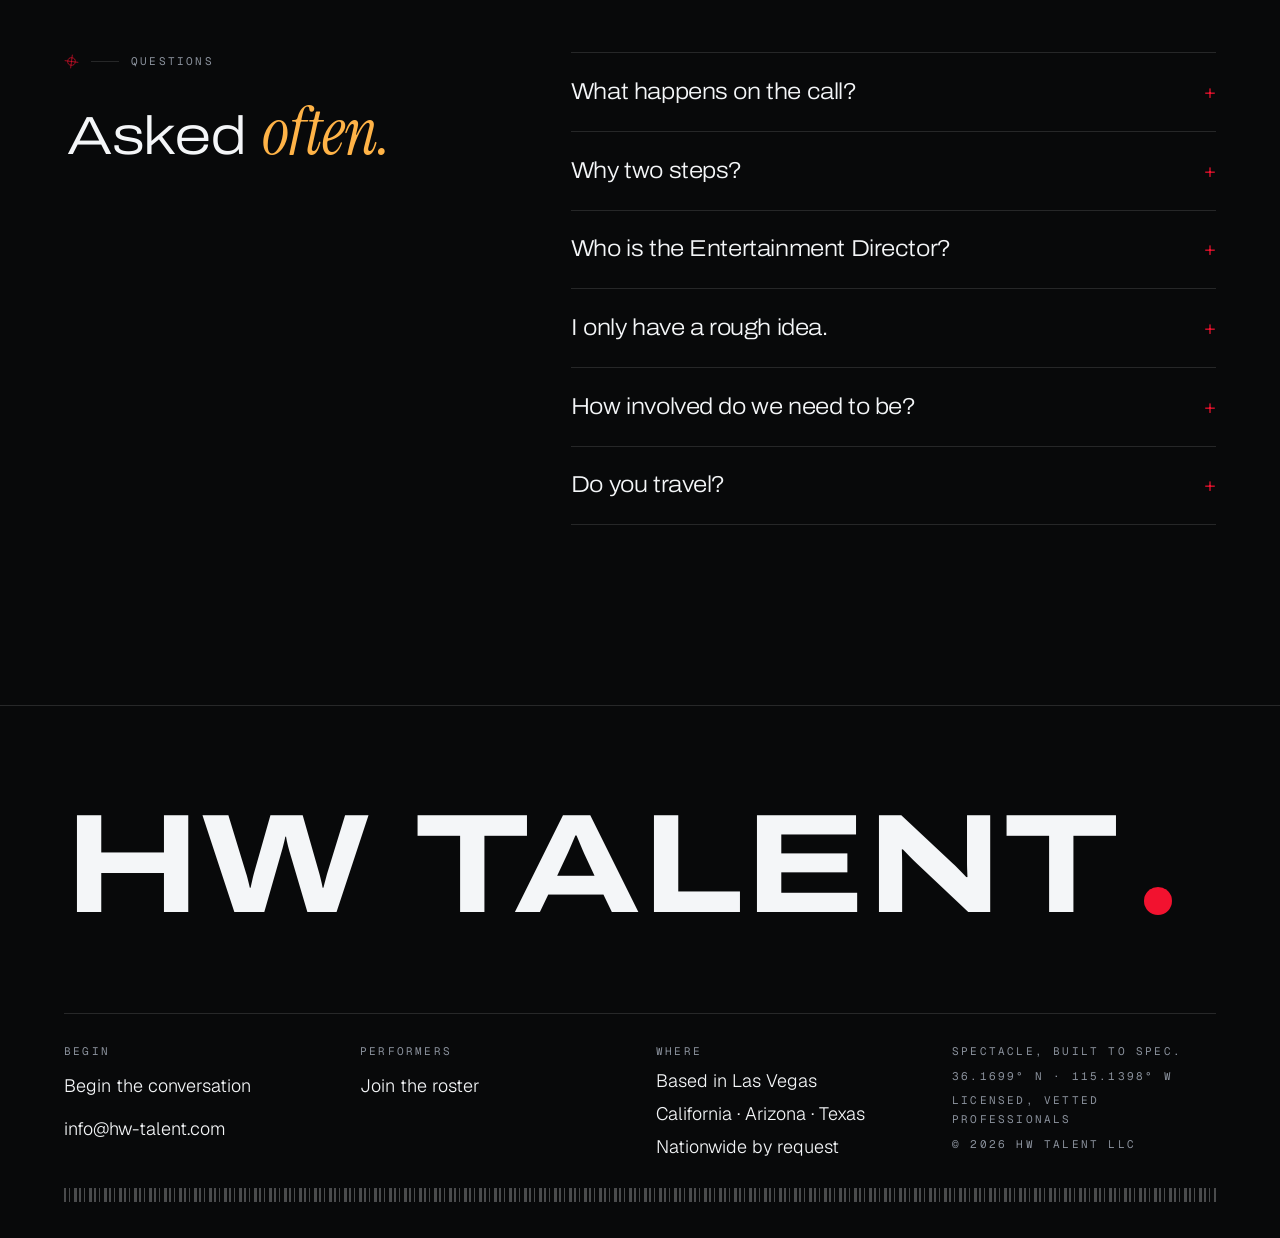
<file: consult.html>
<!doctype html>
<html lang="en">
<head>
<meta charset="utf-8">
<meta name="viewport" content="width=device-width, initial-scale=1">
<title>Begin the conversation — HW Talent</title>
<meta name="description" content="Thirty minutes with your dedicated Entertainment Director. Share the event you are imagining; we design it, build it and run it.">
<meta property="og:type" content="website">
<meta property="og:title" content="Begin the conversation — HW Talent">
<meta property="og:description" content="Thirty minutes with your dedicated Entertainment Director. Share the event you are imagining; we design it, build it and run it.">
<meta property="og:url" content="https://hw-talent.com/consult.html">
<meta name="robots" content="noindex">
<meta name="theme-color" content="#08090A">
<link rel="canonical" href="https://hw-talent.com/consult.html">
<link rel="icon" href="assets/img/favicon.svg" type="image/svg+xml">
<link rel="stylesheet" href="assets/css/site.css?v=cf835b62">
<script>document.documentElement.className="js";try{if(sessionStorage.getItem("hw-seen"))document.documentElement.className+=" seen"}catch(e){}</script>
</head>
<body>
<div class="intro" aria-hidden="true"><span class="wm">HW Talent<i></i></span><i class="bar"></i></div>
<a class="skip" href="#main">Skip to content</a>
<header class="top"><div class="wrap">
<a class="wm" href="index.html" aria-label="HW Talent, home">HW Talent<i></i></a>
<div class="right"><a class="link" href="consult.html">Begin the conversation</a><button class="burger" type="button" aria-expanded="false" aria-controls="menu">Menu</button></div>
</div></header>
<nav class="menu" id="menu" aria-label="Main">
<ul><li><a href="events.html">Events <span>Every occasion</span></a></li><li><a href="acts.html">Acts <span>Every kind of talent</span></a></li><li><a href="costumes.html">Costumes <span>Made by hand</span></a></li><li><a href="bespoke.html">Custom <span>Your logo, in light</span></a></li><li><a href="workshops.html">Workshops <span>Circus skills, taught</span></a></li><li><a href="rentals.html">Equipment <span>Engineered, installed, lit</span></a></li><li><a href="join.html">Join <span>Performers</span></a></li><li><a href="consult.html" aria-current="page">Your director <span>Thirty minutes, private</span></a></li></ul>
<div class="meta"><a class="lab w" href="mailto:info@hw-talent.com">info@hw-talent.com</a><span class="lab">Based in Las Vegas · Regularly in California, Arizona and Texas · Nationwide by request</span></div>
</nav>
<main id="main">
<section class="pagehead" data-form="ring"><div class="wrap"><div class="stack"><span class="lab rv plain">Private consultation · Thirty minutes</span><h1 class="d"><span class="up"><span>Your event,</span></span><span class="up d1"><span><em>understood.</em></span></span></h1><p class="lead rv d2">Thirty minutes with your dedicated Entertainment Director, so nothing is lost in translation.</p></div></div></section><section class="sec snug"><div class="wrap"><div class="formwrap"><div class="stepper" aria-hidden="true"><span class="on">You and a time</span><span>Your event</span></div><form data-hw data-consult name="consultation" method="POST" data-netlify="true" netlify-honeypot="bot-field" data-subject="Consultation request" data-ok="Received. Your Entertainment Director will be in touch to confirm."><input type="hidden" name="form-name" value="consultation"><p class="hp"><label>Leave this empty <input name="bot-field" tabindex="-1" autocomplete="off"></label></p>
<div class="step" data-step="1">
<h2 class="d">Reserve <em>thirty minutes.</em></h2>
<div class="fields"><div class="f"><label class="lab" for="f-name">Name</label><input id="f-name" type="text" name="Name" required autocomplete="name"></div><div class="f"><label class="lab" for="f-email">Email</label><input id="f-email" type="email" name="Email" required autocomplete="email"></div><div class="f"><label class="lab" for="f-phone">Phone</label><input id="f-phone" type="tel" name="Phone" required autocomplete="tel"></div></div>
<div class="cal" data-cal hidden></div>
<div class="fields" data-nocal><div class="f"><label class="lab" for="f-preferred-day">Preferred day</label><input id="f-preferred-day" type="date" name="Preferred day" data-need></div><div class="f"><label class="lab" for="f-preferred-time">Preferred time</label><select id="f-preferred-time" name="Preferred time" data-need><option value="">Choose</option><option>Morning</option><option>Midday</option><option>Afternoon</option><option>Evening</option></select></div><div class="f"><label class="lab" for="f-time-zone">Your time zone · optional</label><select id="f-time-zone" name="Time zone"><option value="">Choose</option><option>Pacific</option><option>Mountain</option><option>Central</option><option>Eastern</option><option>Other</option></select></div></div>
<input type="hidden" name="Call booked" value="">
<div class="row"><button class="btn" type="button" data-next hidden>Continue</button><button class="link" type="button" data-picked hidden>I have chosen my time</button></div>
</div>
<div class="step" data-step="2">
<h2 class="d">So your director arrives <em>prepared.</em></h2>
<div class="fields"><div class="f"><label class="lab" for="f-type-of-inquiry">Type of inquiry</label><select id="f-type-of-inquiry" name="Type of inquiry" required><option value="">Choose</option><option>Private celebration</option><option>Corporate event</option><option>Brand launch or activation</option><option>Gala or reception</option><option>Wedding</option><option>Venue or nightlife</option><option>Festival or concert</option><option>Workshop or team building</option><option>Equipment rental</option><option>Something else</option></select></div><div class="f"><label class="lab" for="f-date-of-event">Date of event · optional</label><input id="f-date-of-event" type="date" name="Date of event"></div><div class="f"><label class="lab" for="f-city-or-venue">City or venue · optional</label><input id="f-city-or-venue" type="text" name="City or venue" placeholder="Las Vegas"></div><div class="f"><label class="lab" for="f-guests">Guests · optional</label><input id="f-guests" type="number" name="Guests" min="1" inputmode="numeric"></div><div class="f wide"><label class="lab" for="f-theme">Theme · optional</label><input id="f-theme" type="text" name="Theme" placeholder="A colour, a mood, a single word."></div></div>
<fieldset><legend class="lab">Looking for · choose any</legend><div class="chips"><label class="chip"><input type="checkbox" name="Looking for" value="Aerial"><span>Aerial</span></label><label class="chip"><input type="checkbox" name="Looking for" value="Fire"><span>Fire</span></label><label class="chip"><input type="checkbox" name="Looking for" value="LED and light"><span>LED and light</span></label><label class="chip"><input type="checkbox" name="Looking for" value="Stilts"><span>Stilts</span></label><label class="chip"><input type="checkbox" name="Looking for" value="Acrobatics"><span>Acrobatics</span></label><label class="chip"><input type="checkbox" name="Looking for" value="Contortion"><span>Contortion</span></label><label class="chip"><input type="checkbox" name="Looking for" value="Mermaids"><span>Mermaids</span></label><label class="chip"><input type="checkbox" name="Looking for" value="Dancers"><span>Dancers</span></label><label class="chip"><input type="checkbox" name="Looking for" value="DJs"><span>DJs</span></label><label class="chip"><input type="checkbox" name="Looking for" value="Models and hosts"><span>Models and hosts</span></label><label class="chip"><input type="checkbox" name="Looking for" value="Custom costumes"><span>Custom costumes</span></label><label class="chip"><input type="checkbox" name="Looking for" value="Custom branding"><span>Custom branding</span></label><label class="chip"><input type="checkbox" name="Looking for" value="Workshops"><span>Workshops</span></label><label class="chip"><input type="checkbox" name="Looking for" value="Equipment rental"><span>Equipment rental</span></label><label class="chip"><input type="checkbox" name="Looking for" value="Surprise me"><span>Surprise me</span></label></div></fieldset>
<fieldset><legend class="lab">How involved would you like to be?</legend><div class="chips"><label class="chip"><input type="radio" name="Involvement" value="Hands-on"><span>Hands-on</span></label><label class="chip"><input type="radio" name="Involvement" value="Somewhere between"><span>Somewhere between</span></label><label class="chip"><input type="radio" name="Involvement" value="Hands-off. Handle everything."><span>Hands-off. Handle everything.</span></label></div></fieldset>
<div class="fields"><div class="f wide"><label class="lab" for="f-notes">Anything else your director should know · optional</label><textarea id="f-notes" name="Notes" placeholder="The version you think cannot be done."></textarea></div></div>
<div class="stack" style="gap:22px;align-items:flex-start"><div class="row"><button class="btn" type="submit">Send to my director</button><button class="link back" type="button" data-back hidden>Back</button></div><div class="status" role="status" tabindex="-1"></div></div>
</div></form></div></div></section><section class="sec rule"><div class="wrap faq"><div class="stack"><span class="lab idx rv"><svg class="reg" viewBox="0 0 24 24" fill="none" stroke="currentColor" stroke-width="1" aria-hidden="true"><path d="M6 12 a6 6 0 1 0 12 0 a6 6 0 1 0 -12 0 M12 1 V23 M1 12 H23"/></svg><i class="ln"></i>Questions</span><h2 class="d rv d1">Asked <em>often.</em></h2></div><div class="rv d2"><details class="q"><summary>What happens on the call?</summary><p>Your director listens, asks the right questions and answers yours. By the end there is a direction, and your date can be held.</p></details><details class="q"><summary>Why two steps?</summary><p>So your director arrives prepared, and your thirty minutes go to ideas, not introductions.</p></details><details class="q"><summary>Who is the Entertainment Director?</summary><p>One person, dedicated to your event, who holds every detail from the first call to the final bow. Nothing is lost in translation.</p></details><details class="q"><summary>I only have a rough idea.</summary><p>That is all we need. Most of the best events started as one sentence.</p></details><details class="q"><summary>How involved do we need to be?</summary><p>As hands-on or as hands-off as you like. Approve every stitch, or hand us the event and arrive as a guest.</p></details><details class="q"><summary>Do you travel?</summary><p>Yes. We are based in Las Vegas and regularly work in California, Arizona and Texas. Anywhere else in the country, ask.</p></details></div></div></section>
</main>
<footer class="foot"><div class="wrap">
<a class="wm big" href="index.html" aria-label="HW Talent, home">HW Talent<i></i></a>
<div class="cols">
<div class="col"><span class="lab">Begin</span><a href="consult.html">Begin the conversation</a><a href="mailto:info@hw-talent.com">info@hw-talent.com</a></div>
<div class="col"><span class="lab">Performers</span><a href="join.html">Join the roster</a></div>
<div class="col"><span class="lab">Where</span><span>Based in Las Vegas</span><span>California · Arizona · Texas</span><span>Nationwide by request</span></div>
<div class="col"><span class="lab">Spectacle, built to spec.</span><span class="lab">36.1699° N · 115.1398° W</span><span class="lab">Licensed, vetted professionals</span><span class="lab">© 2026 HW Talent LLC</span></div>
</div>
<div class="barcode" aria-hidden="true"></div>
</div></footer>
<script src="assets/js/site.js?v=2a916887"></script>
</body>
</html>
</file>
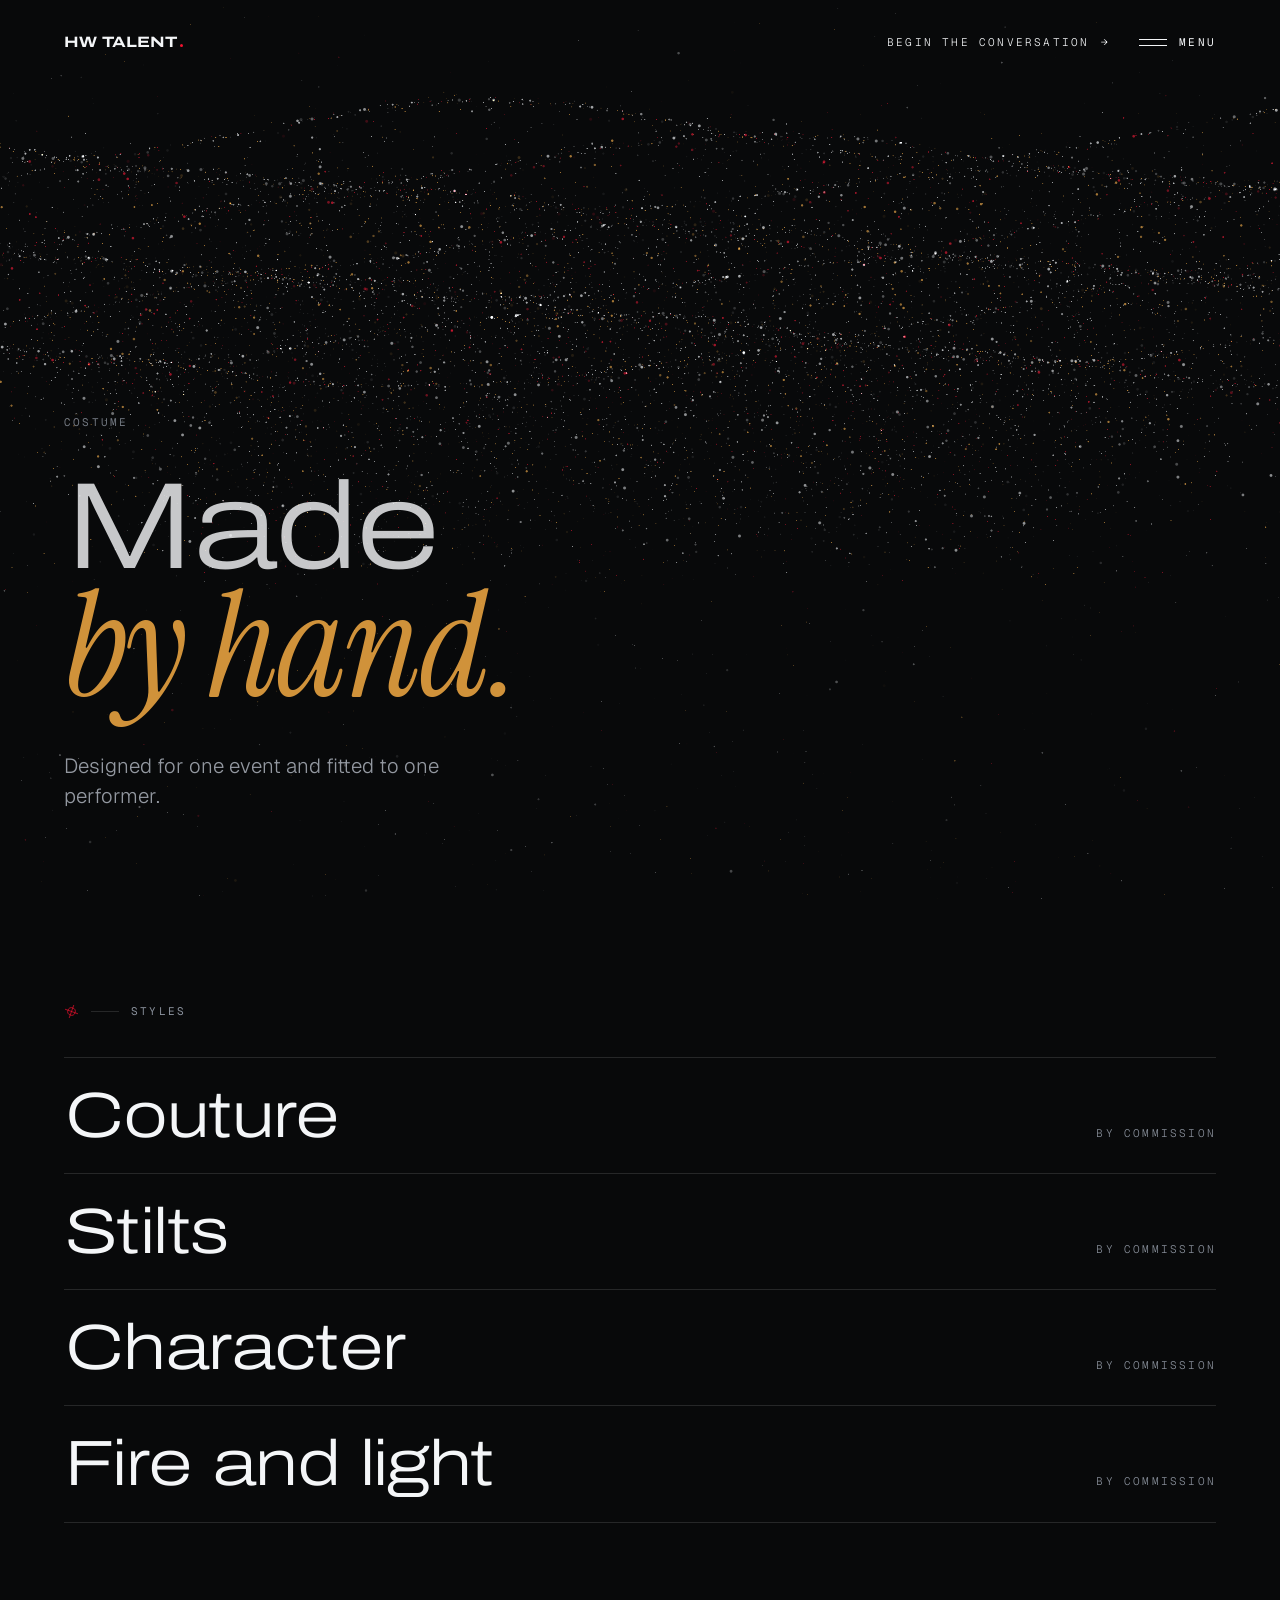
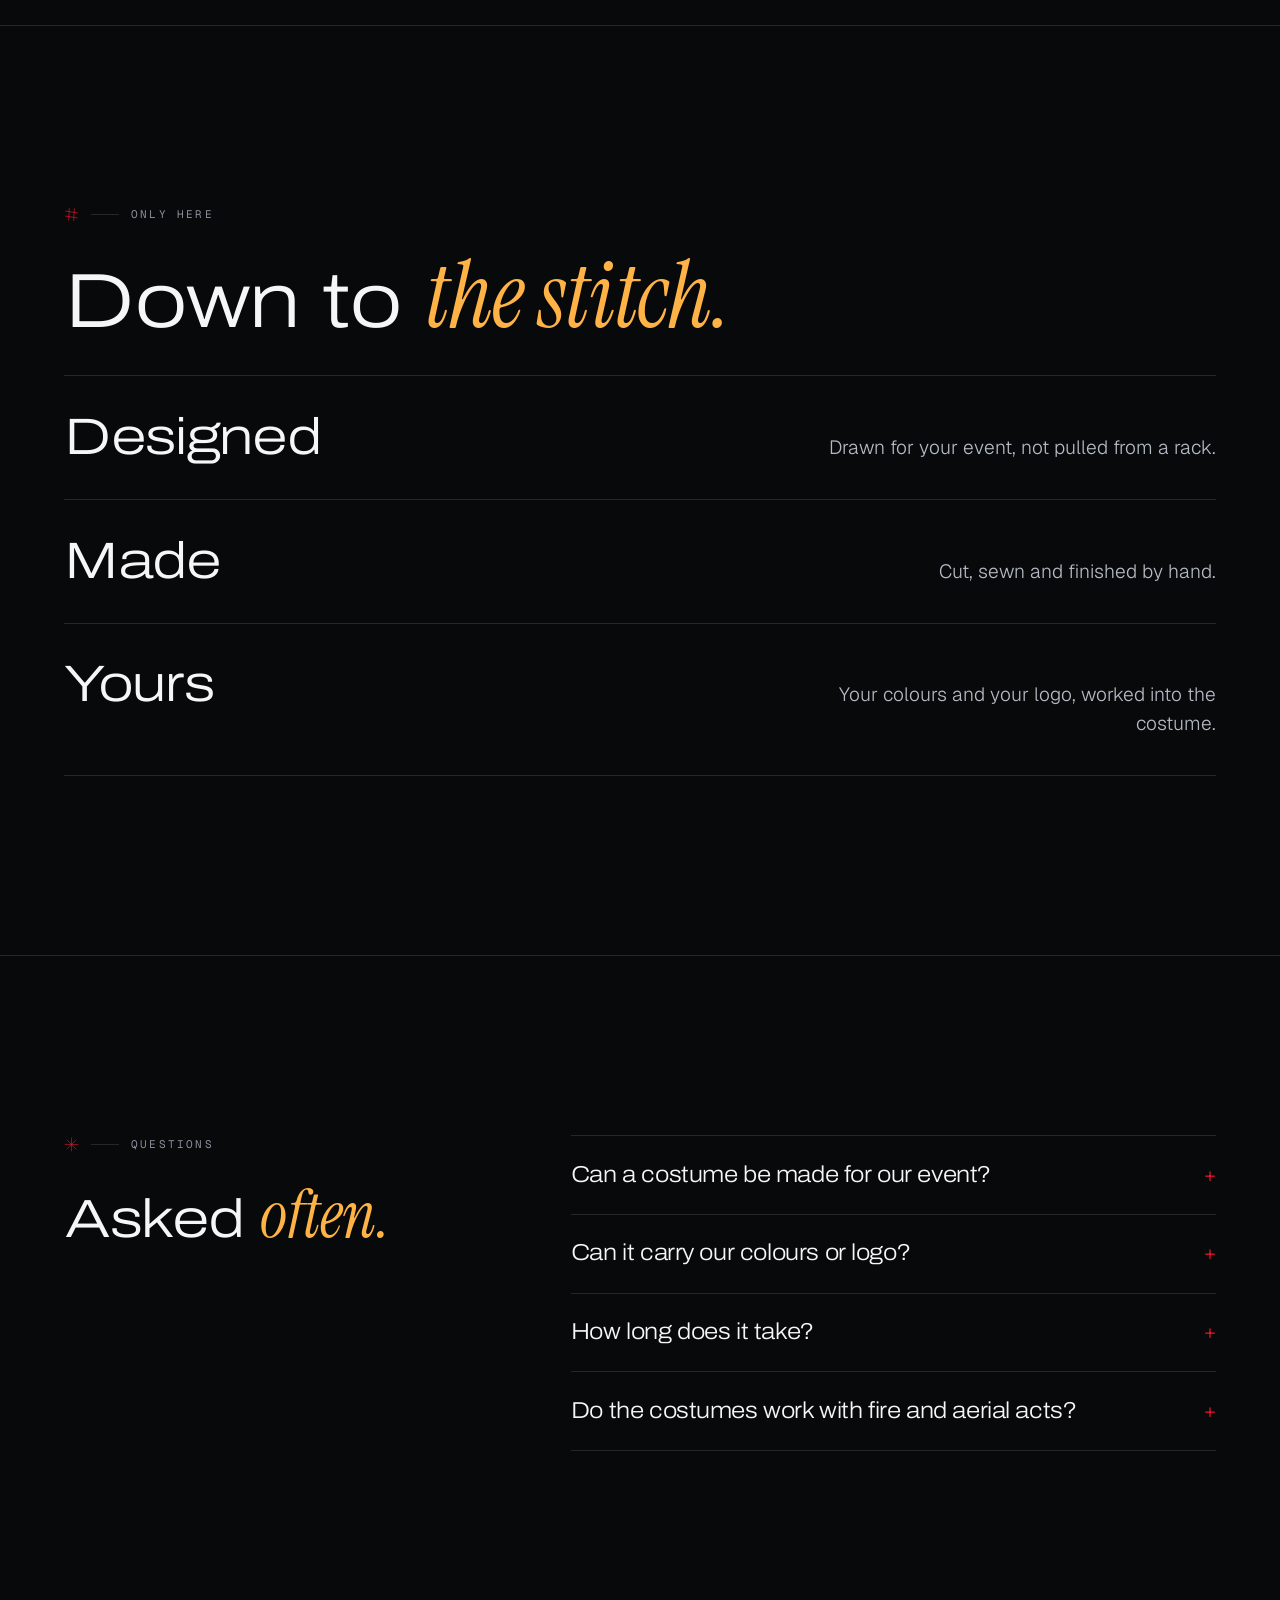
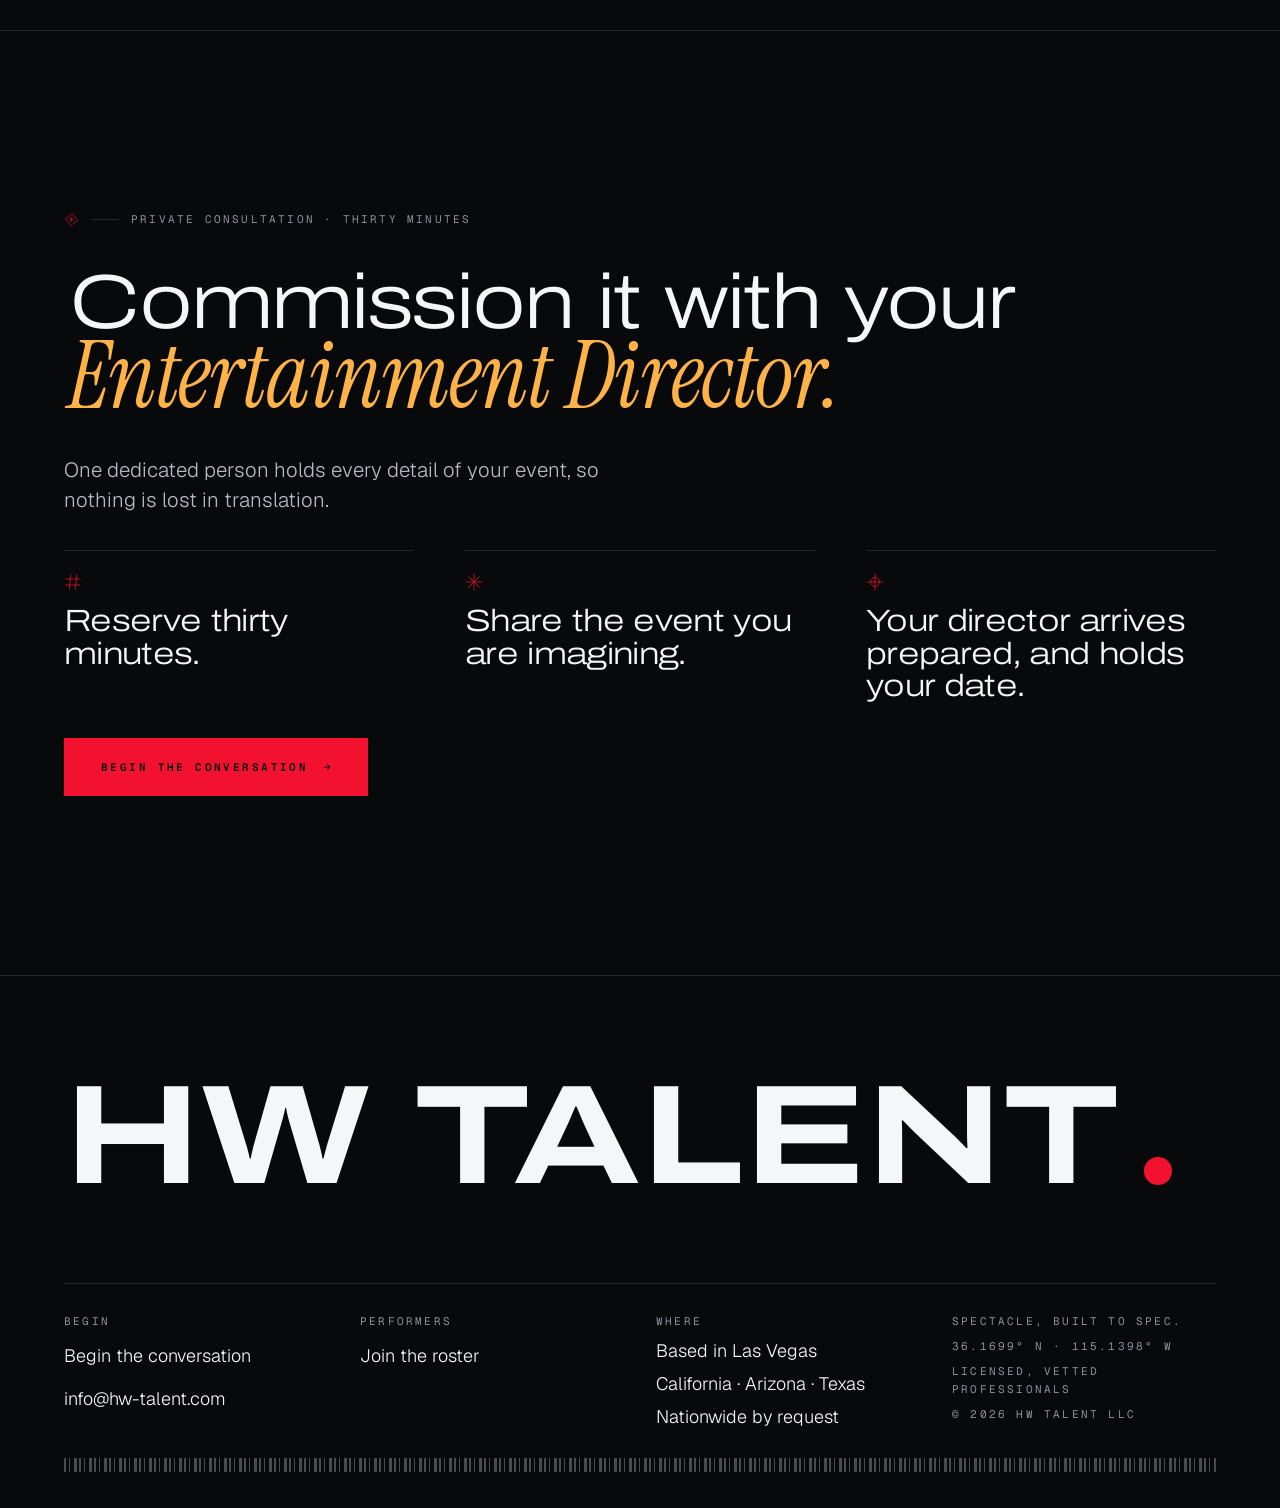
<file: costumes.html>
<!doctype html>
<html lang="en">
<head>
<meta charset="utf-8">
<meta name="viewport" content="width=device-width, initial-scale=1">
<title>Costumes — HW Talent</title>
<meta name="description" content="Costumes designed and made by hand for one event: couture, stilts, characters, fire and light.">
<meta property="og:type" content="website">
<meta property="og:title" content="Costumes — HW Talent">
<meta property="og:description" content="Costumes designed and made by hand for one event: couture, stilts, characters, fire and light.">
<meta property="og:url" content="https://hw-talent.com/costumes.html">
<meta name="robots" content="noindex">
<meta name="theme-color" content="#08090A">
<link rel="canonical" href="https://hw-talent.com/costumes.html">
<link rel="icon" href="assets/img/favicon.svg" type="image/svg+xml">
<link rel="stylesheet" href="assets/css/site.css?v=cf835b62">
<script>document.documentElement.className="js";try{if(sessionStorage.getItem("hw-seen"))document.documentElement.className+=" seen"}catch(e){}</script>
</head>
<body>
<div class="intro" aria-hidden="true"><span class="wm">HW Talent<i></i></span><i class="bar"></i></div>
<a class="skip" href="#main">Skip to content</a>
<header class="top"><div class="wrap">
<a class="wm" href="index.html" aria-label="HW Talent, home">HW Talent<i></i></a>
<div class="right"><a class="link" href="consult.html">Begin the conversation</a><button class="burger" type="button" aria-expanded="false" aria-controls="menu">Menu</button></div>
</div></header>
<nav class="menu" id="menu" aria-label="Main">
<ul><li><a href="events.html">Events <span>Every occasion</span></a></li><li><a href="acts.html">Acts <span>Every kind of talent</span></a></li><li><a href="costumes.html" aria-current="page">Costumes <span>Made by hand</span></a></li><li><a href="bespoke.html">Custom <span>Your logo, in light</span></a></li><li><a href="workshops.html">Workshops <span>Circus skills, taught</span></a></li><li><a href="rentals.html">Equipment <span>Engineered, installed, lit</span></a></li><li><a href="join.html">Join <span>Performers</span></a></li><li><a href="consult.html">Your director <span>Thirty minutes, private</span></a></li></ul>
<div class="meta"><a class="lab w" href="mailto:info@hw-talent.com">info@hw-talent.com</a><span class="lab">Based in Las Vegas · Regularly in California, Arizona and Texas · Nationwide by request</span></div>
</nav>
<main id="main">
<section class="pagehead" data-form="weave"><div class="wrap"><div class="stack"><span class="lab rv plain">Costume</span><h1 class="d"><span class="up"><span>Made</span></span><span class="up d1"><span><em>by hand.</em></span></span></h1><p class="lead rv d2">Designed for one event and fitted to one performer.</p></div></div></section><section class="sec snug" data-gallery="HW_COSTUMES" data-cats="HW_COSTUME_CATS" hidden><div class="wrap"><div class="filters" role="group" aria-label="Filter by style"></div><div class="gal"></div><div class="empty" hidden><h2 class="d" style="font-size:clamp(26px,3.6vw,60px);margin:16px 0 28px"><span data-empty-name></span>, on request.</h2><a class="btn" href="consult.html">Begin the conversation</a></div></div></section><section class="sec snug"><div class="wrap stack"><span class="lab idx rv"><svg class="reg" viewBox="0 0 24 24" fill="none" stroke="currentColor" stroke-width="1" aria-hidden="true"><path d="M6 12 a6 6 0 1 0 12 0 a6 6 0 1 0 -12 0 M12 1 V23 M1 12 H23"/></svg><i class="ln"></i>Styles</span><ul class="rows"><li class="rv"><strong>Couture</strong><span>By commission</span></li><li class="rv"><strong>Stilts</strong><span>By commission</span></li><li class="rv"><strong>Character</strong><span>By commission</span></li><li class="rv"><strong>Fire and light</strong><span>By commission</span></li></ul></div></section><section class="sec rule"><div class="wrap stack"><span class="lab idx rv"><svg class="reg" viewBox="0 0 24 24" fill="none" stroke="currentColor" stroke-width="1" aria-hidden="true"><path d="M9 2 L7 22 M17 2 L15 22 M2 8 H22 M2 16 H22"/></svg><i class="ln"></i>Only here</span><h2 class="d rv d1">Down to <em>the stitch.</em></h2><ul class="vows"><li class="rv"><strong>Designed</strong><span>Drawn for your event, not pulled from a rack.</span></li><li class="rv"><strong>Made</strong><span>Cut, sewn and finished by hand.</span></li><li class="rv"><strong>Yours</strong><span>Your colours and your logo, worked into the costume.</span></li></ul></div></section><section class="sec rule"><div class="wrap faq"><div class="stack"><span class="lab idx rv"><svg class="reg" viewBox="0 0 24 24" fill="none" stroke="currentColor" stroke-width="1" aria-hidden="true"><path d="M12 1 V23 M1 12 H23 M4.5 4.5 L19.5 19.5 M19.5 4.5 L4.5 19.5"/></svg><i class="ln"></i>Questions</span><h2 class="d rv d1">Asked <em>often.</em></h2></div><div class="rv d2"><details class="q"><summary>Can a costume be made for our event?</summary><p>That is the point. Every costume starts from your event.</p></details><details class="q"><summary>Can it carry our colours or logo?</summary><p>Yes. In the fabric, in the detail, or in light.</p></details><details class="q"><summary>How long does it take?</summary><p>Longer than you would think, and worth every hour. Tell us your date first.</p></details><details class="q"><summary>Do the costumes work with fire and aerial acts?</summary><p>They are built for them. Nothing is worn that has not been tested in the act.</p></details></div></div></section><section class="sec rule director" id="consult"><div class="wrap stack"><span class="lab idx rv"><svg class="reg" viewBox="0 0 24 24" fill="none" stroke="currentColor" stroke-width="1" aria-hidden="true"><path d="M12 2 L22 12 L12 22 L2 12 Z M12 8 V16 M8 12 H16"/></svg><i class="ln"></i>Private consultation · Thirty minutes</span><h2 class="d rv d1">Commission it with your <em>Entertainment Director.</em></h2><p class="lead rv d2">One dedicated person holds every detail of your event, so nothing is lost in translation.</p><ol class="steps rv d2"><li><svg class="reg" viewBox="0 0 24 24" fill="none" stroke="currentColor" stroke-width="1" aria-hidden="true"><path d="M9 2 L7 22 M17 2 L15 22 M2 8 H22 M2 16 H22"/></svg><strong>Reserve thirty minutes.</strong></li><li><svg class="reg" viewBox="0 0 24 24" fill="none" stroke="currentColor" stroke-width="1" aria-hidden="true"><path d="M12 1 V23 M1 12 H23 M4.5 4.5 L19.5 19.5 M19.5 4.5 L4.5 19.5"/></svg><strong>Share the event you are imagining.</strong></li><li><svg class="reg" viewBox="0 0 24 24" fill="none" stroke="currentColor" stroke-width="1" aria-hidden="true"><path d="M6 12 a6 6 0 1 0 12 0 a6 6 0 1 0 -12 0 M12 1 V23 M1 12 H23"/></svg><strong>Your director arrives prepared, and holds your date.</strong></li></ol><div class="row rv d3"><a class="btn" href="consult.html">Begin the conversation</a></div></div></section><dialog class="lb" aria-label="Photo"><div class="in"><button class="btn sm plain close" type="button">Close</button><img alt=""><div class="cap lab"></div></div></dialog>
</main>
<footer class="foot"><div class="wrap">
<a class="wm big" href="index.html" aria-label="HW Talent, home">HW Talent<i></i></a>
<div class="cols">
<div class="col"><span class="lab">Begin</span><a href="consult.html">Begin the conversation</a><a href="mailto:info@hw-talent.com">info@hw-talent.com</a></div>
<div class="col"><span class="lab">Performers</span><a href="join.html">Join the roster</a></div>
<div class="col"><span class="lab">Where</span><span>Based in Las Vegas</span><span>California · Arizona · Texas</span><span>Nationwide by request</span></div>
<div class="col"><span class="lab">Spectacle, built to spec.</span><span class="lab">36.1699° N · 115.1398° W</span><span class="lab">Licensed, vetted professionals</span><span class="lab">© 2026 HW Talent LLC</span></div>
</div>
<div class="barcode" aria-hidden="true"></div>
</div></footer>
<script src="assets/js/gallery-data.js?v=ec38af8e"></script><script src="assets/js/gallery.js?v=8bff6b00"></script><script src="assets/js/site.js?v=2a916887"></script>
</body>
</html>
</file>
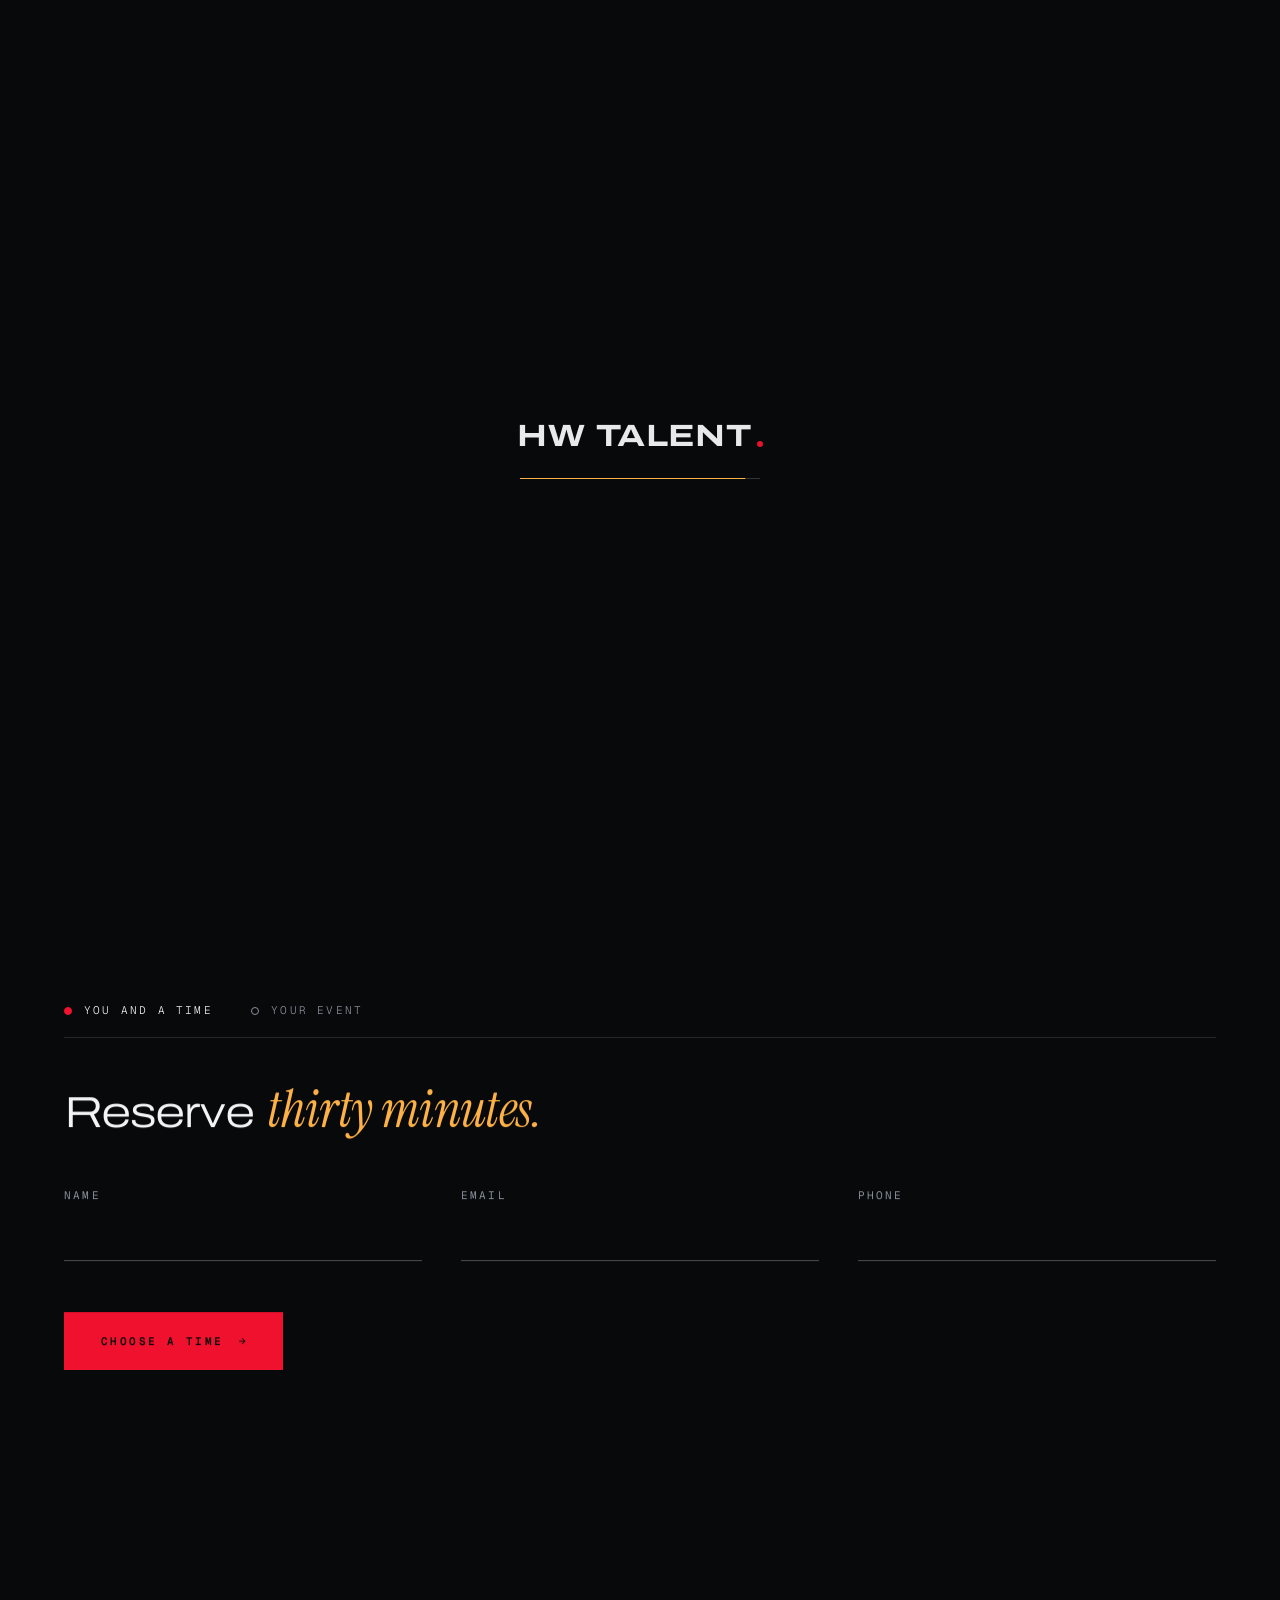
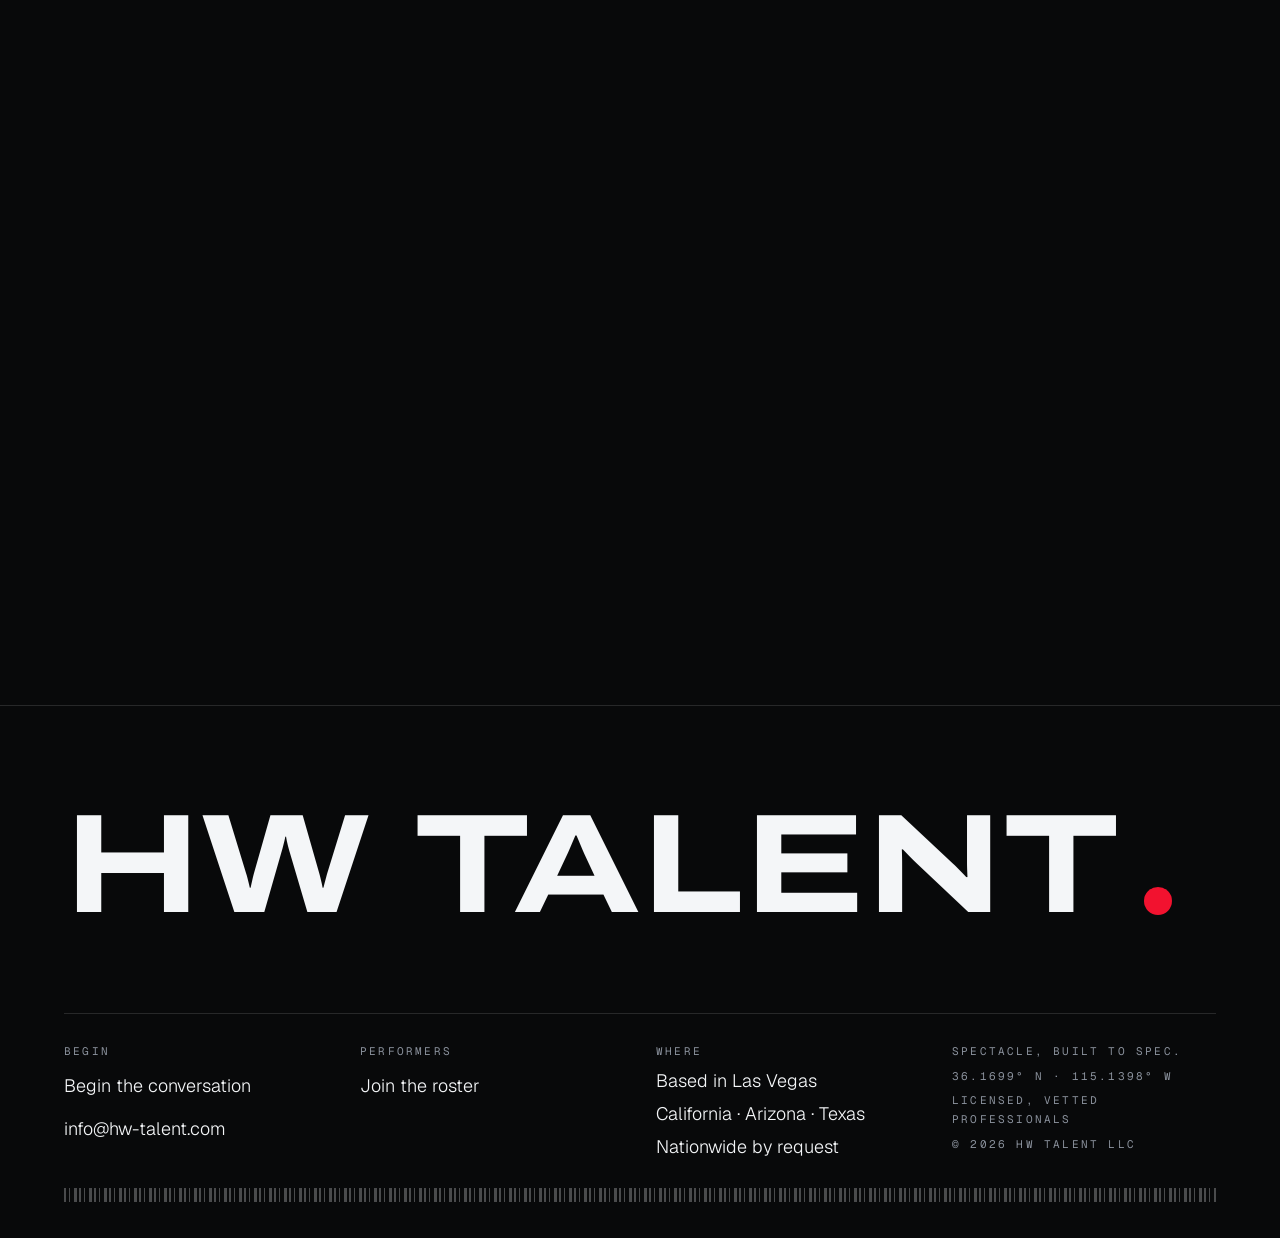
<file: enquire.html>
<!doctype html>
<html lang="en"><head><meta charset="utf-8"><title>Begin the conversation — HW Talent</title><meta http-equiv="refresh" content="0; url=consult.html"><link rel="canonical" href="https://hw-talent.com/consult.html"><meta name="robots" content="noindex"></head><body><p><a href="consult.html">Begin the conversation</a></p></body></html>
</file>
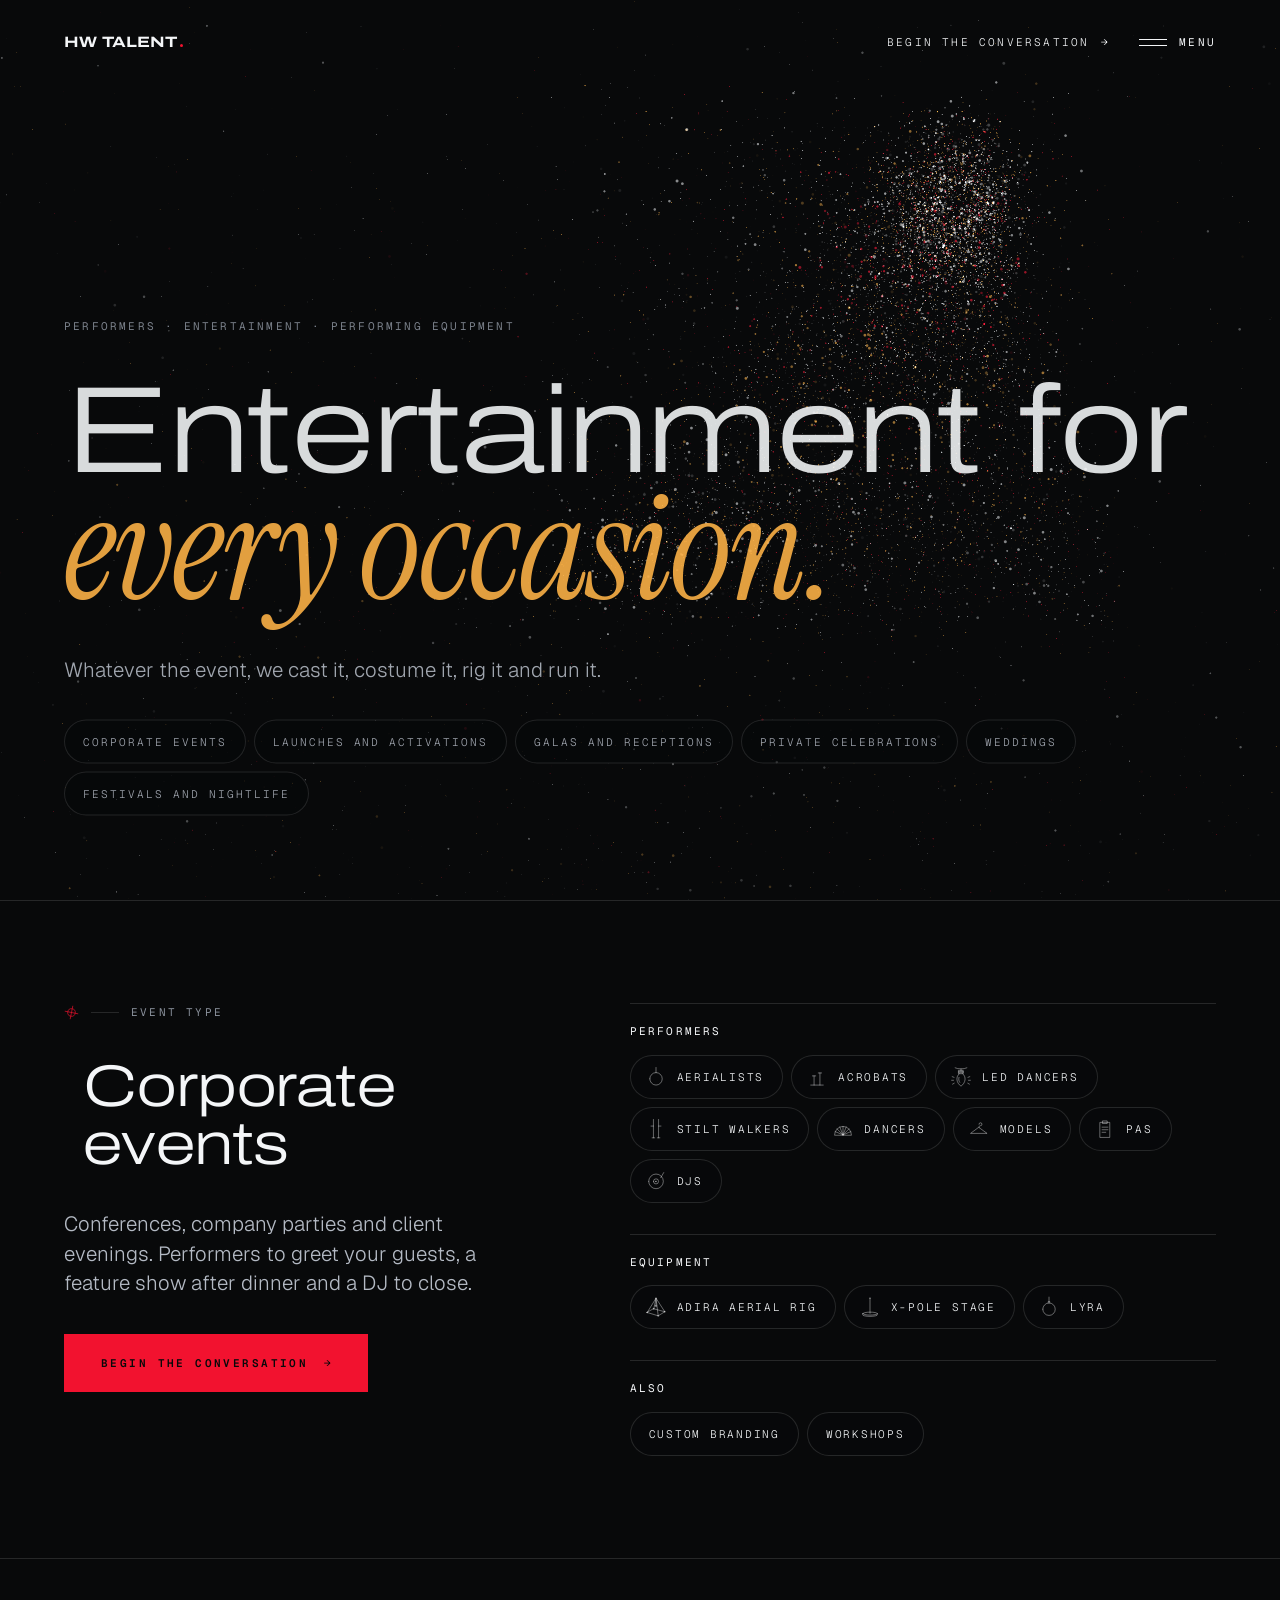
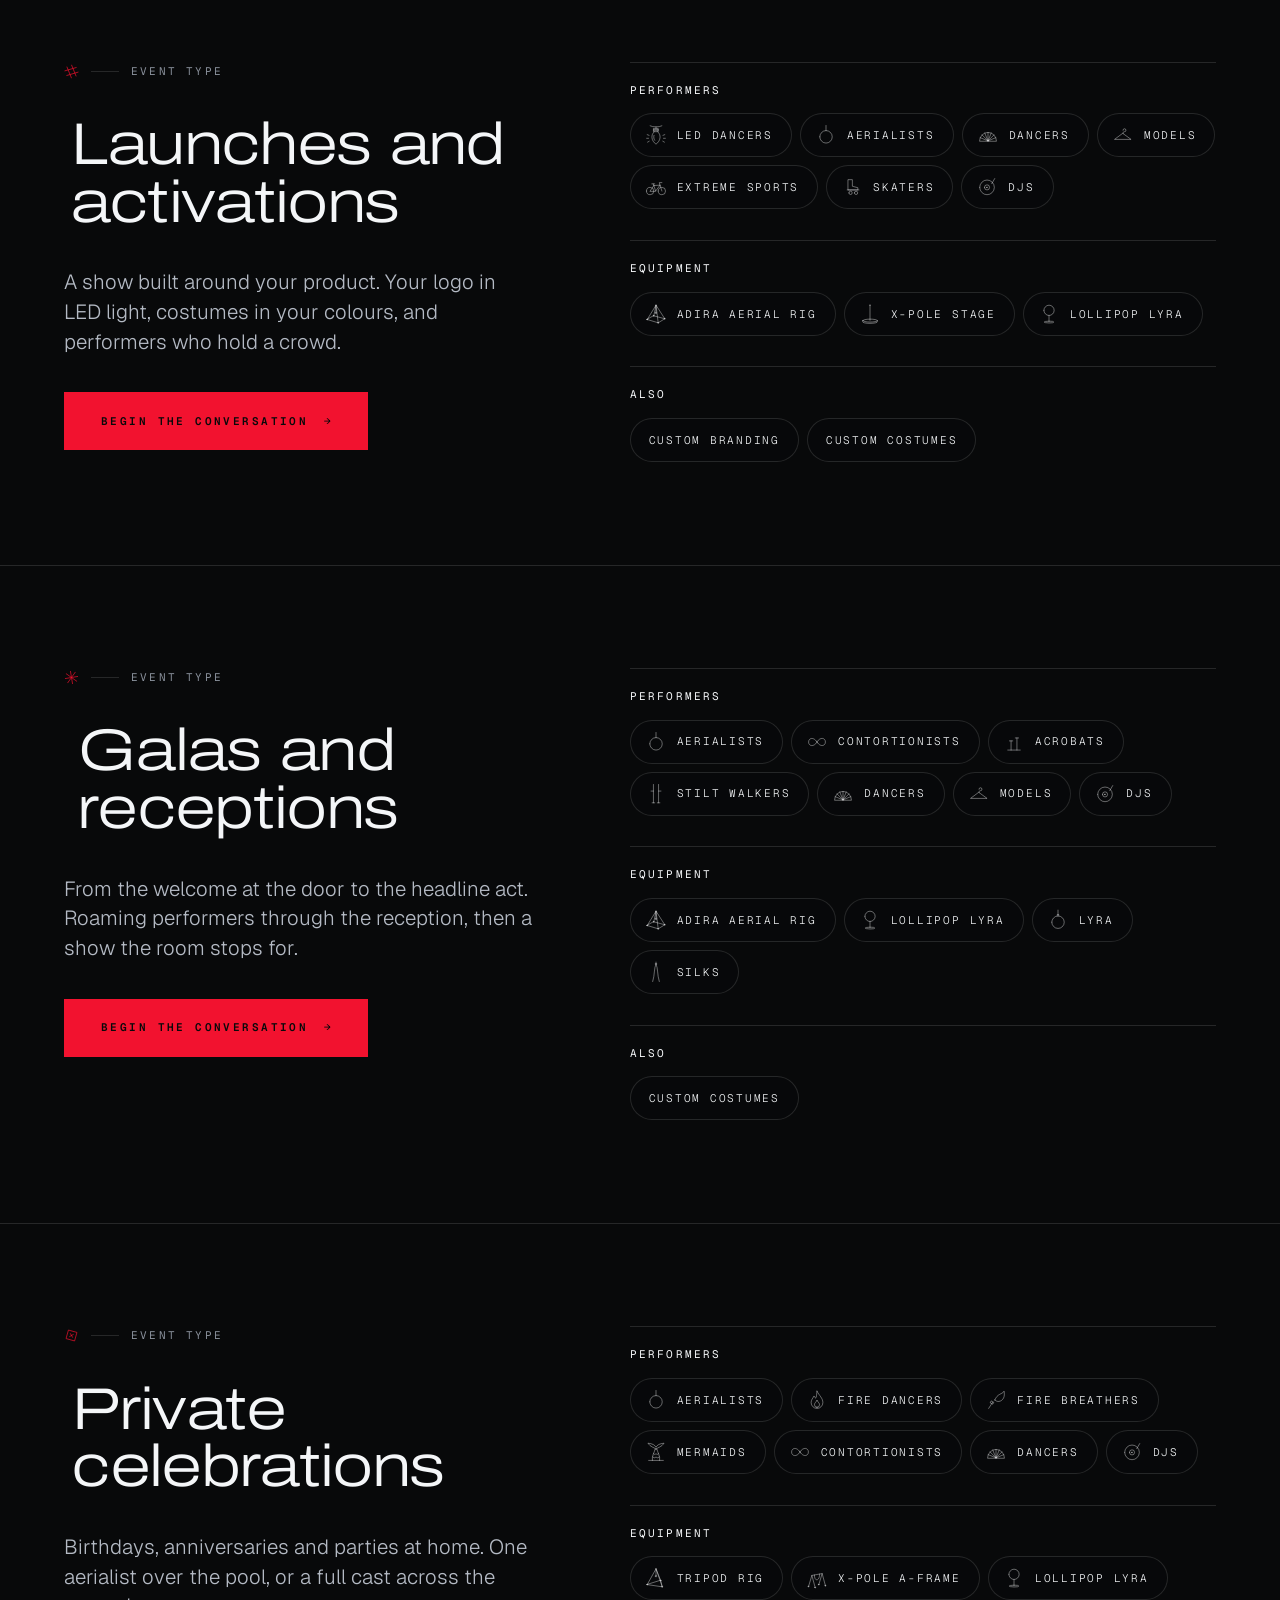
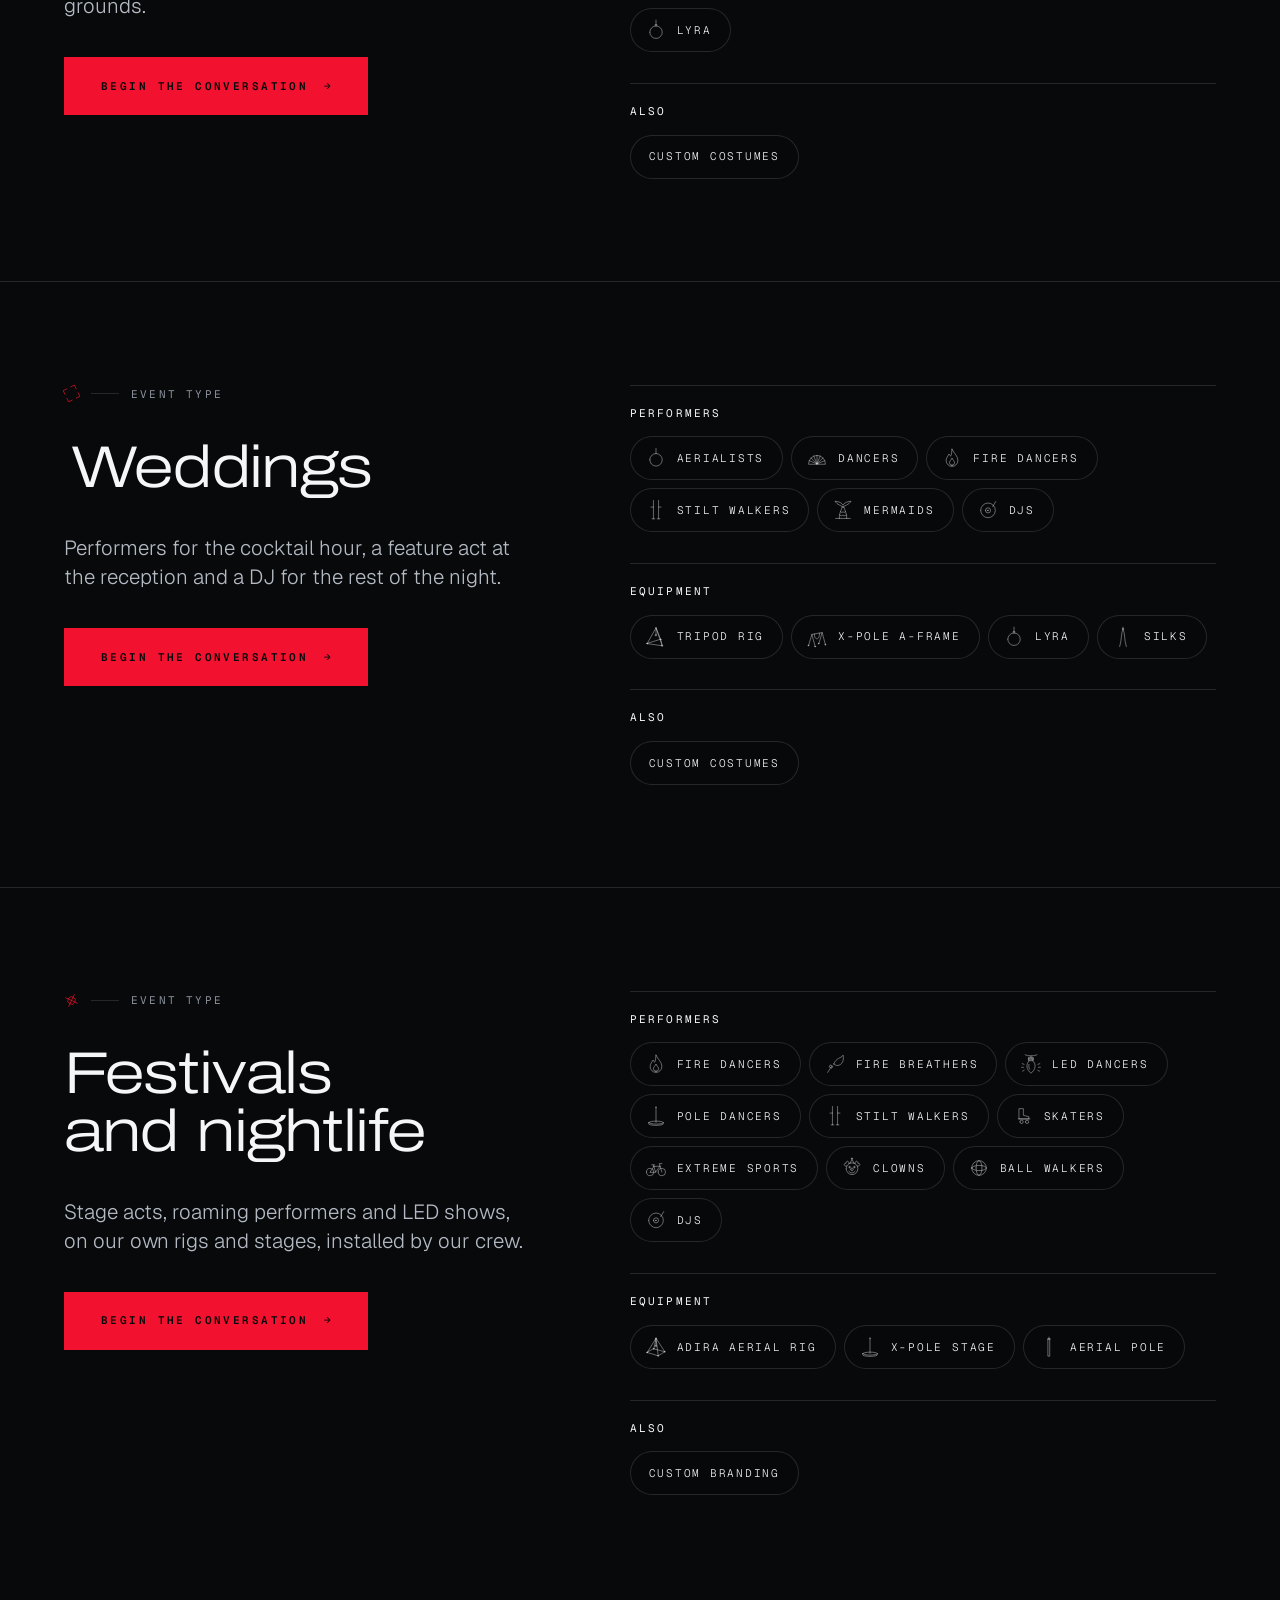
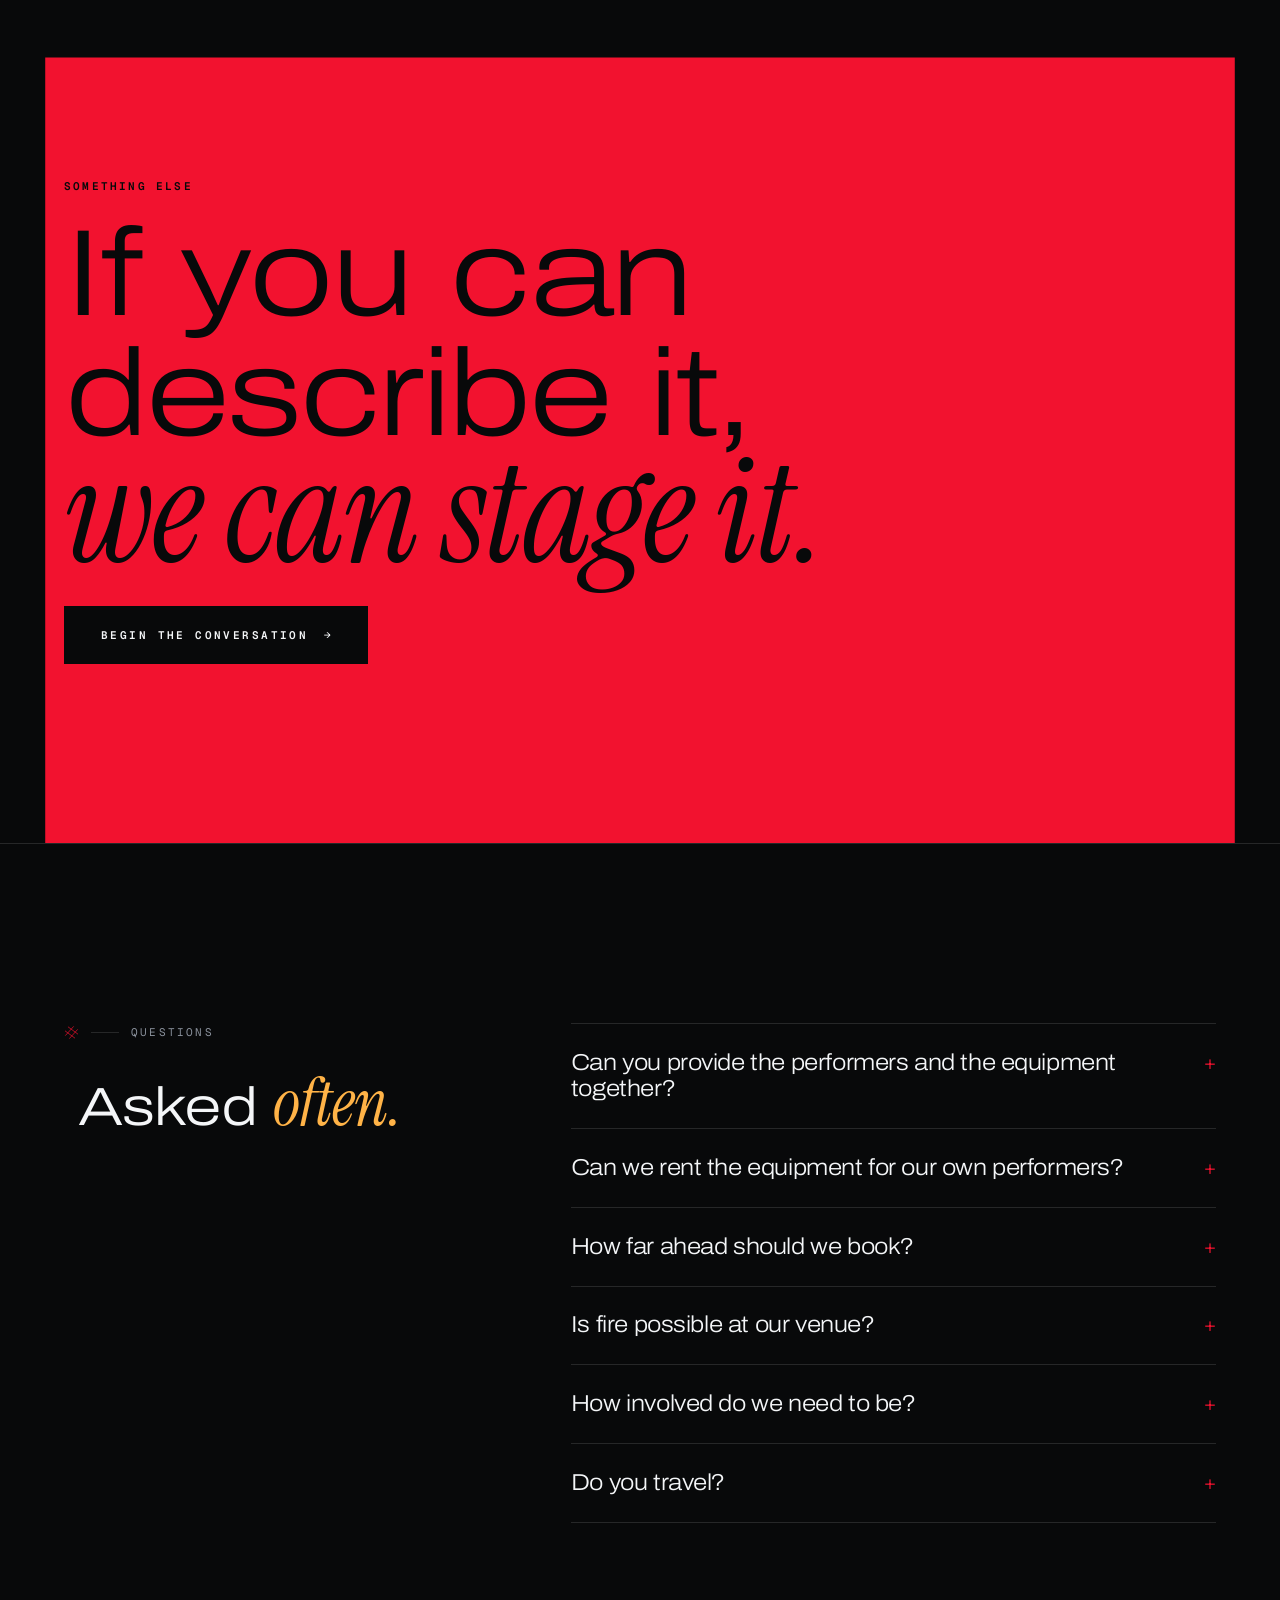
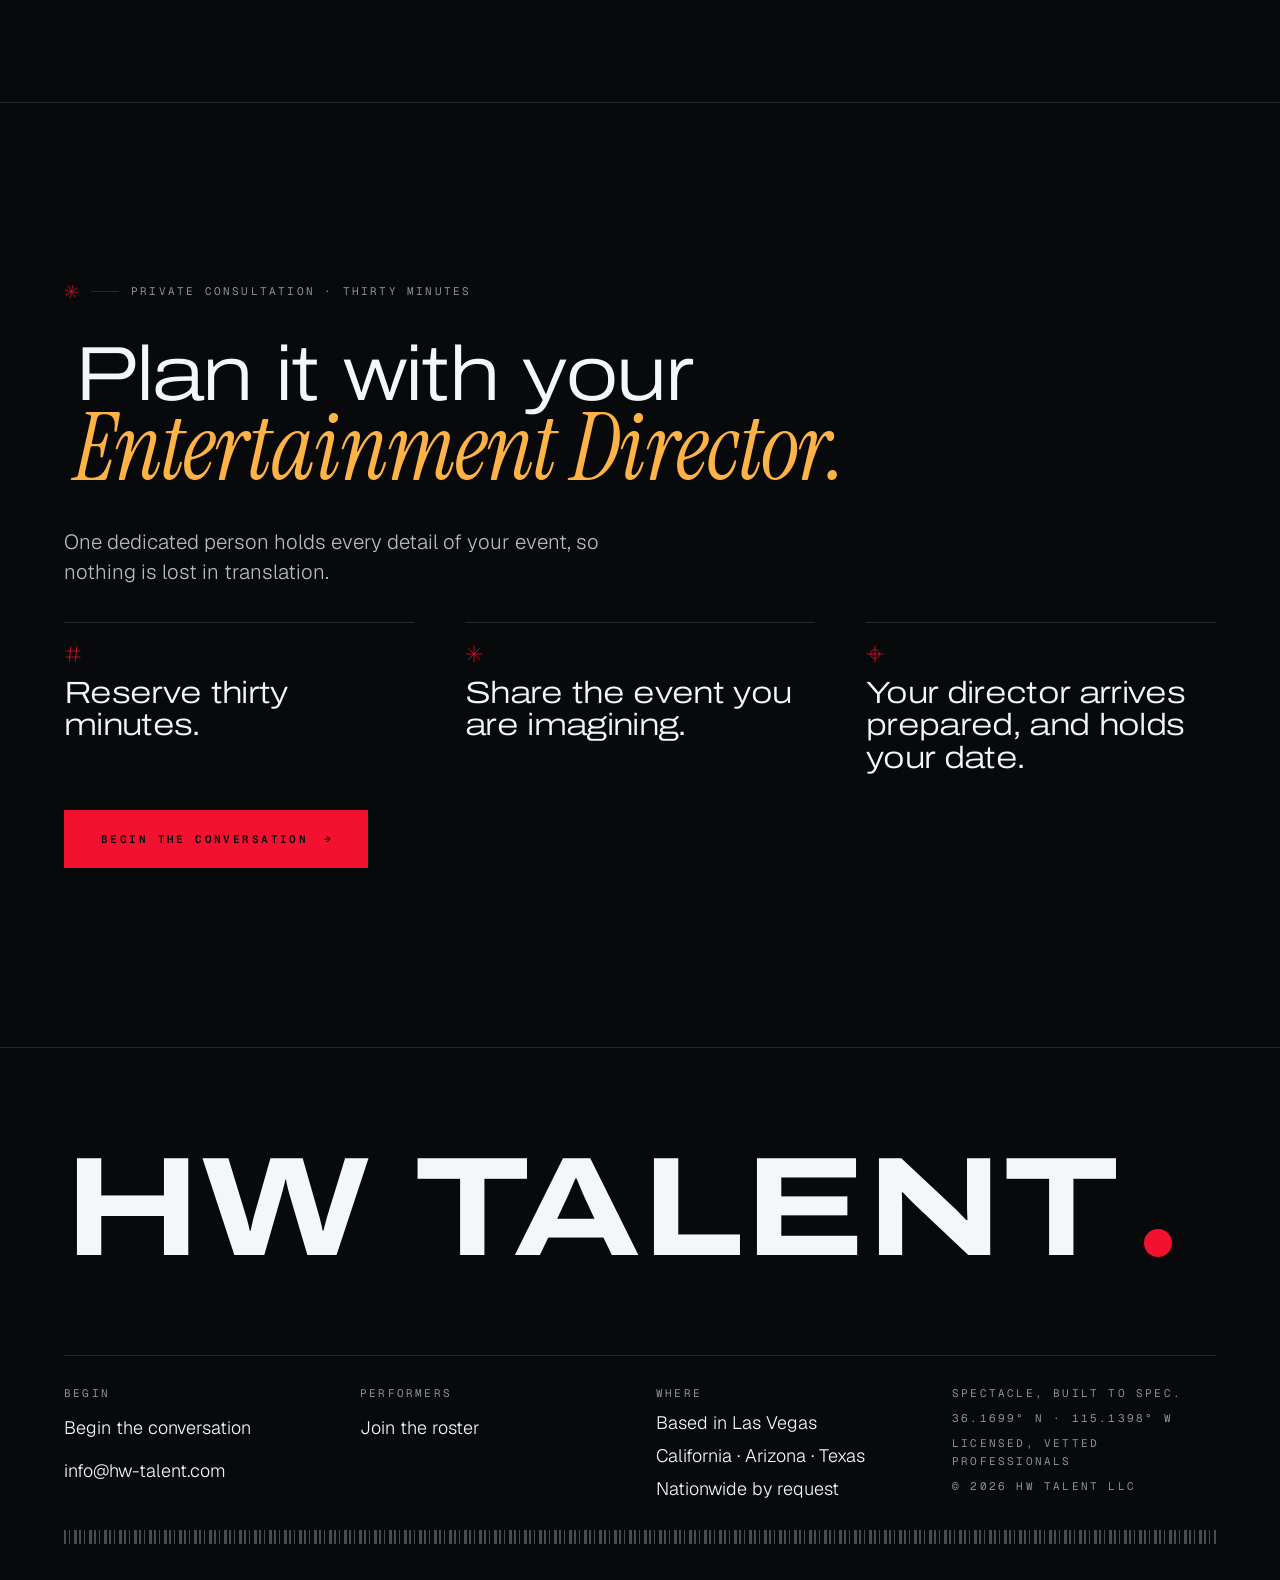
<file: events.html>
<!doctype html>
<html lang="en">
<head>
<meta charset="utf-8">
<meta name="viewport" content="width=device-width, initial-scale=1">
<title>Events — HW Talent</title>
<meta name="description" content="Performers, entertainment and performing equipment for corporate events, launches, galas, private celebrations, weddings, festivals and nightlife. Las Vegas based, nationwide by request.">
<meta property="og:type" content="website">
<meta property="og:title" content="Events — HW Talent">
<meta property="og:description" content="Performers, entertainment and performing equipment for corporate events, launches, galas, private celebrations, weddings, festivals and nightlife. Las Vegas based, nationwide by request.">
<meta property="og:url" content="https://hw-talent.com/events.html">
<meta name="robots" content="noindex">
<meta name="theme-color" content="#08090A">
<link rel="canonical" href="https://hw-talent.com/events.html">
<link rel="icon" href="assets/img/favicon.svg" type="image/svg+xml">
<link rel="stylesheet" href="assets/css/site.css?v=cf835b62">
<script>document.documentElement.className="js";try{if(sessionStorage.getItem("hw-seen"))document.documentElement.className+=" seen"}catch(e){}</script>
</head>
<body>
<div class="intro" aria-hidden="true"><span class="wm">HW Talent<i></i></span><i class="bar"></i></div>
<a class="skip" href="#main">Skip to content</a>
<header class="top"><div class="wrap">
<a class="wm" href="index.html" aria-label="HW Talent, home">HW Talent<i></i></a>
<div class="right"><a class="link" href="consult.html">Begin the conversation</a><button class="burger" type="button" aria-expanded="false" aria-controls="menu">Menu</button></div>
</div></header>
<nav class="menu" id="menu" aria-label="Main">
<ul><li><a href="events.html" aria-current="page">Events <span>Every occasion</span></a></li><li><a href="acts.html">Acts <span>Every kind of talent</span></a></li><li><a href="costumes.html">Costumes <span>Made by hand</span></a></li><li><a href="bespoke.html">Custom <span>Your logo, in light</span></a></li><li><a href="workshops.html">Workshops <span>Circus skills, taught</span></a></li><li><a href="rentals.html">Equipment <span>Engineered, installed, lit</span></a></li><li><a href="join.html">Join <span>Performers</span></a></li><li><a href="consult.html">Your director <span>Thirty minutes, private</span></a></li></ul>
<div class="meta"><a class="lab w" href="mailto:info@hw-talent.com">info@hw-talent.com</a><span class="lab">Based in Las Vegas · Regularly in California, Arizona and Texas · Nationwide by request</span></div>
</nav>
<main id="main">
<section class="pagehead" data-form="burst"><div class="wrap"><div class="stack"><span class="lab rv plain">Performers · Entertainment · Performing equipment</span><h1 class="d"><span class="up"><span>Entertainment for</span></span><span class="up d1"><span><em>every occasion.</em></span></span></h1><p class="lead rv d2" style="max-width:none">Whatever the event, we cast it, costume it, rig it and run it.</p><nav class="jump rv d3" aria-label="Event types"><a class="fbtn" href="#corporate">Corporate events</a><a class="fbtn" href="#launches">Launches and activations</a><a class="fbtn" href="#galas">Galas and receptions</a><a class="fbtn" href="#private">Private celebrations</a><a class="fbtn" href="#weddings">Weddings</a><a class="fbtn" href="#festivals">Festivals and nightlife</a></nav></div></div></section><section class="sec snug rule ev" id="corporate"><div class="wrap evgrid"><div class="stack"><span class="lab idx rv"><svg class="reg" viewBox="0 0 24 24" fill="none" stroke="currentColor" stroke-width="1" aria-hidden="true"><path d="M6 12 a6 6 0 1 0 12 0 a6 6 0 1 0 -12 0 M12 1 V23 M1 12 H23"/></svg><i class="ln"></i>Event type</span><h2 class="d rv d1" style="font-size:clamp(30px,4.6vw,84px)">Corporate events</h2><p class="lead rv d2">Conferences, company parties and client evenings. Performers to greet your guests, a feature show after dinner and a DJ to close.</p><div class="row rv d3"><a class="btn" href="consult.html?type=Corporate%20event">Begin the conversation</a></div></div><div class="stack evlists rv d2"><div class="grp"><span class="lab w">Performers</span><div class="pills"><a class="pill" href="acts.html#aerialists"><svg class="ic" viewBox="0 0 120 120" fill="none" stroke="currentColor" stroke-width="2.2" stroke-linecap="round" stroke-linejoin="round" aria-hidden="true"><path d="M26 70 a34 34 0 1 0 68 0 a34 34 0 1 0 -68 0 M60 36 V8"/></svg>Aerialists</a><a class="pill" href="acts.html#acrobats"><svg class="ic" viewBox="0 0 120 120" fill="none" stroke="currentColor" stroke-width="2.2" stroke-linecap="round" stroke-linejoin="round" aria-hidden="true"><path d="M44 104 V54 M35 54 H53 M76 104 V38 M67 38 H85 M26 104 H94"/></svg>Acrobats</a><a class="pill" href="acts.html#led-dancers"><svg class="ic" viewBox="0 0 120 120" fill="none" stroke="currentColor" stroke-width="2.2" stroke-linecap="round" stroke-linejoin="round" aria-hidden="true"><path d="M28 10 C44 18 76 18 92 10 M60 16 V24 M48 24 H72 V42 H48 Z M48 30 H72 M48 36 H72 M51 42 C30 58 34 92 60 110 C86 92 90 58 69 42 M49 62 C46 72 48 82 53 89 M22 62 L12 58 M19 78 H9 M23 94 L14 99 M98 62 L108 58 M101 78 H111 M97 94 L106 99"/></svg>LED dancers</a><a class="pill" href="acts.html#stilt-walkers"><svg class="ic" viewBox="0 0 120 120" fill="none" stroke="currentColor" stroke-width="2.2" stroke-linecap="round" stroke-linejoin="round" aria-hidden="true"><path d="M46 8 V108 M46 44 H33 M74 8 V108 M74 44 H87 M39 108 H53 M67 108 H81"/></svg>Stilt walkers</a><a class="pill" href="acts.html#dancers"><svg class="ic" viewBox="0 0 120 120" fill="none" stroke="currentColor" stroke-width="2.2" stroke-linecap="round" stroke-linejoin="round" aria-hidden="true"><path d="M14 92 A46 46 0 0 1 106 92 Z M60.0 92.0 L102.5 74.4 M60.0 92.0 L92.5 59.5 M60.0 92.0 L77.6 49.5 M60.0 92.0 L60.0 46.0 M60.0 92.0 L42.4 49.5 M60.0 92.0 L27.5 59.5 M60.0 92.0 L17.5 74.4"/></svg>Dancers</a><a class="pill" href="acts.html#models"><svg class="ic" viewBox="0 0 120 120" fill="none" stroke="currentColor" stroke-width="2.2" stroke-linecap="round" stroke-linejoin="round" aria-hidden="true"><path d="M60 34 a8 8 0 1 1 8 8 c-6 0 -8 4 -8 10 M60 52 L104 84 H16 Z"/></svg>Models</a><a class="pill" href="acts.html#pas"><svg class="ic" viewBox="0 0 120 120" fill="none" stroke="currentColor" stroke-width="2.2" stroke-linecap="round" stroke-linejoin="round" aria-hidden="true"><path d="M34 24 H86 V106 H34 Z M48 16 H72 V30 H48 Z M44 50 H76 M44 64 H76 M44 78 H64"/></svg>PAs</a><a class="pill" href="acts.html#djs"><svg class="ic" viewBox="0 0 120 120" fill="none" stroke="currentColor" stroke-width="2.2" stroke-linecap="round" stroke-linejoin="round" aria-hidden="true"><path d="M20 62 a40 40 0 1 0 80 0 a40 40 0 1 0 -80 0 M46 62 a14 14 0 1 0 28 0 a14 14 0 1 0 -28 0 M57.4 62 a2.6 2.6 0 1 0 5.2 0 a2.6 2.6 0 1 0 -5.2 0 M102 14 L86 42"/></svg>DJs</a></div></div><div class="grp"><span class="lab w">Equipment</span><div class="pills"><a class="pill" href="rentals.html"><svg class="ic" viewBox="0 0 120 120" fill="none" stroke="currentColor" stroke-width="2.2" stroke-linecap="round" stroke-linejoin="round" aria-hidden="true"><path d="M12 90 L72 108 L108 86 L48 70 Z M12 90 L60 12 M72 108 L60 12 M108 86 L60 12 M48 70 L60 12 M60 12 V50 M56 54 a4 4 0 1 0 8 0 a4 4 0 1 0 -8 0 M9.4 90 a2.6 2.6 0 1 0 5.2 0 a2.6 2.6 0 1 0 -5.2 0 M69.4 108 a2.6 2.6 0 1 0 5.2 0 a2.6 2.6 0 1 0 -5.2 0 M105.4 86 a2.6 2.6 0 1 0 5.2 0 a2.6 2.6 0 1 0 -5.2 0 M45.4 70 a2.6 2.6 0 1 0 5.2 0 a2.6 2.6 0 1 0 -5.2 0"/></svg>Adira aerial rig</a><a class="pill" href="rentals.html"><svg class="ic" viewBox="0 0 120 120" fill="none" stroke="currentColor" stroke-width="2.2" stroke-linecap="round" stroke-linejoin="round" aria-hidden="true"><path d="M60 12 V94 M57 12 h6 M20 96 a40 8 0 1 0 80 0 a40 8 0 1 0 -80 0 M20 96 v7 a40 8 0 0 0 80 0 v-7"/></svg>X-Pole stage</a><a class="pill" href="rentals.html"><svg class="ic" viewBox="0 0 120 120" fill="none" stroke="currentColor" stroke-width="2.2" stroke-linecap="round" stroke-linejoin="round" aria-hidden="true"><path d="M26 72 a34 34 0 1 0 68 0 a34 34 0 1 0 -68 0 M56 38 v-8 h8 v8 M60 30 V6"/></svg>Lyra</a></div></div><div class="grp"><span class="lab w">Also</span><div class="pills"><a class="pill" href="bespoke.html">Custom branding</a><a class="pill" href="workshops.html">Workshops</a></div></div></div></div></section><section class="sec snug rule ev" id="launches"><div class="wrap evgrid"><div class="stack"><span class="lab idx rv"><svg class="reg" viewBox="0 0 24 24" fill="none" stroke="currentColor" stroke-width="1" aria-hidden="true"><path d="M9 2 L7 22 M17 2 L15 22 M2 8 H22 M2 16 H22"/></svg><i class="ln"></i>Event type</span><h2 class="d rv d1" style="font-size:clamp(30px,4.6vw,84px)">Launches and activations</h2><p class="lead rv d2">A show built around your product. Your logo in LED light, costumes in your colours, and performers who hold a crowd.</p><div class="row rv d3"><a class="btn" href="consult.html?type=Brand%20launch%20or%20activation">Begin the conversation</a></div></div><div class="stack evlists rv d2"><div class="grp"><span class="lab w">Performers</span><div class="pills"><a class="pill" href="acts.html#led-dancers"><svg class="ic" viewBox="0 0 120 120" fill="none" stroke="currentColor" stroke-width="2.2" stroke-linecap="round" stroke-linejoin="round" aria-hidden="true"><path d="M28 10 C44 18 76 18 92 10 M60 16 V24 M48 24 H72 V42 H48 Z M48 30 H72 M48 36 H72 M51 42 C30 58 34 92 60 110 C86 92 90 58 69 42 M49 62 C46 72 48 82 53 89 M22 62 L12 58 M19 78 H9 M23 94 L14 99 M98 62 L108 58 M101 78 H111 M97 94 L106 99"/></svg>LED dancers</a><a class="pill" href="acts.html#aerialists"><svg class="ic" viewBox="0 0 120 120" fill="none" stroke="currentColor" stroke-width="2.2" stroke-linecap="round" stroke-linejoin="round" aria-hidden="true"><path d="M26 70 a34 34 0 1 0 68 0 a34 34 0 1 0 -68 0 M60 36 V8"/></svg>Aerialists</a><a class="pill" href="acts.html#dancers"><svg class="ic" viewBox="0 0 120 120" fill="none" stroke="currentColor" stroke-width="2.2" stroke-linecap="round" stroke-linejoin="round" aria-hidden="true"><path d="M14 92 A46 46 0 0 1 106 92 Z M60.0 92.0 L102.5 74.4 M60.0 92.0 L92.5 59.5 M60.0 92.0 L77.6 49.5 M60.0 92.0 L60.0 46.0 M60.0 92.0 L42.4 49.5 M60.0 92.0 L27.5 59.5 M60.0 92.0 L17.5 74.4"/></svg>Dancers</a><a class="pill" href="acts.html#models"><svg class="ic" viewBox="0 0 120 120" fill="none" stroke="currentColor" stroke-width="2.2" stroke-linecap="round" stroke-linejoin="round" aria-hidden="true"><path d="M60 34 a8 8 0 1 1 8 8 c-6 0 -8 4 -8 10 M60 52 L104 84 H16 Z"/></svg>Models</a><a class="pill" href="acts.html#extreme-sports"><svg class="ic" viewBox="0 0 120 120" fill="none" stroke="currentColor" stroke-width="2.2" stroke-linecap="round" stroke-linejoin="round" aria-hidden="true"><path d="M8 82 a20 20 0 1 0 40 0 a20 20 0 1 0 -40 0 M72 82 a20 20 0 1 0 40 0 a20 20 0 1 0 -40 0 M28 82 L48 52 L82 50 L58 82 Z M48 52 L58 82 M82 50 L92 82 M82 50 L78 36 H92 M48 52 L45 43 M37 43 H53"/></svg>Extreme sports</a><a class="pill" href="acts.html#skaters"><svg class="ic" viewBox="0 0 120 120" fill="none" stroke="currentColor" stroke-width="2.2" stroke-linecap="round" stroke-linejoin="round" aria-hidden="true"><path d="M40 20 H62 V56 L92 64 V76 H40 Z M34 76 H98 M43 92 a9 9 0 1 0 18 0 a9 9 0 1 0 -18 0 M73 92 a9 9 0 1 0 18 0 a9 9 0 1 0 -18 0"/></svg>Skaters</a><a class="pill" href="acts.html#djs"><svg class="ic" viewBox="0 0 120 120" fill="none" stroke="currentColor" stroke-width="2.2" stroke-linecap="round" stroke-linejoin="round" aria-hidden="true"><path d="M20 62 a40 40 0 1 0 80 0 a40 40 0 1 0 -80 0 M46 62 a14 14 0 1 0 28 0 a14 14 0 1 0 -28 0 M57.4 62 a2.6 2.6 0 1 0 5.2 0 a2.6 2.6 0 1 0 -5.2 0 M102 14 L86 42"/></svg>DJs</a></div></div><div class="grp"><span class="lab w">Equipment</span><div class="pills"><a class="pill" href="rentals.html"><svg class="ic" viewBox="0 0 120 120" fill="none" stroke="currentColor" stroke-width="2.2" stroke-linecap="round" stroke-linejoin="round" aria-hidden="true"><path d="M12 90 L72 108 L108 86 L48 70 Z M12 90 L60 12 M72 108 L60 12 M108 86 L60 12 M48 70 L60 12 M60 12 V50 M56 54 a4 4 0 1 0 8 0 a4 4 0 1 0 -8 0 M9.4 90 a2.6 2.6 0 1 0 5.2 0 a2.6 2.6 0 1 0 -5.2 0 M69.4 108 a2.6 2.6 0 1 0 5.2 0 a2.6 2.6 0 1 0 -5.2 0 M105.4 86 a2.6 2.6 0 1 0 5.2 0 a2.6 2.6 0 1 0 -5.2 0 M45.4 70 a2.6 2.6 0 1 0 5.2 0 a2.6 2.6 0 1 0 -5.2 0"/></svg>Adira aerial rig</a><a class="pill" href="rentals.html"><svg class="ic" viewBox="0 0 120 120" fill="none" stroke="currentColor" stroke-width="2.2" stroke-linecap="round" stroke-linejoin="round" aria-hidden="true"><path d="M60 12 V94 M57 12 h6 M20 96 a40 8 0 1 0 80 0 a40 8 0 1 0 -80 0 M20 96 v7 a40 8 0 0 0 80 0 v-7"/></svg>X-Pole stage</a><a class="pill" href="rentals.html"><svg class="ic" viewBox="0 0 120 120" fill="none" stroke="currentColor" stroke-width="2.2" stroke-linecap="round" stroke-linejoin="round" aria-hidden="true"><path d="M32 40 a28 28 0 1 0 56 0 a28 28 0 1 0 -56 0 M60 68 V102 M34 104 a26 5 0 1 0 52 0 a26 5 0 1 0 -52 0"/></svg>Lollipop lyra</a></div></div><div class="grp"><span class="lab w">Also</span><div class="pills"><a class="pill" href="bespoke.html">Custom branding</a><a class="pill" href="costumes.html">Custom costumes</a></div></div></div></div></section><section class="sec snug rule ev" id="galas"><div class="wrap evgrid"><div class="stack"><span class="lab idx rv"><svg class="reg" viewBox="0 0 24 24" fill="none" stroke="currentColor" stroke-width="1" aria-hidden="true"><path d="M12 1 V23 M1 12 H23 M4.5 4.5 L19.5 19.5 M19.5 4.5 L4.5 19.5"/></svg><i class="ln"></i>Event type</span><h2 class="d rv d1" style="font-size:clamp(30px,4.6vw,84px)">Galas and receptions</h2><p class="lead rv d2">From the welcome at the door to the headline act. Roaming performers through the reception, then a show the room stops for.</p><div class="row rv d3"><a class="btn" href="consult.html?type=Gala%20or%20reception">Begin the conversation</a></div></div><div class="stack evlists rv d2"><div class="grp"><span class="lab w">Performers</span><div class="pills"><a class="pill" href="acts.html#aerialists"><svg class="ic" viewBox="0 0 120 120" fill="none" stroke="currentColor" stroke-width="2.2" stroke-linecap="round" stroke-linejoin="round" aria-hidden="true"><path d="M26 70 a34 34 0 1 0 68 0 a34 34 0 1 0 -68 0 M60 36 V8"/></svg>Aerialists</a><a class="pill" href="acts.html#contortionists"><svg class="ic" viewBox="0 0 120 120" fill="none" stroke="currentColor" stroke-width="2.2" stroke-linecap="round" stroke-linejoin="round" aria-hidden="true"><path d="M60 60 C42 30 14 38 14 60 C14 82 42 90 60 60 C78 30 106 38 106 60 C106 82 78 90 60 60 Z"/></svg>Contortionists</a><a class="pill" href="acts.html#acrobats"><svg class="ic" viewBox="0 0 120 120" fill="none" stroke="currentColor" stroke-width="2.2" stroke-linecap="round" stroke-linejoin="round" aria-hidden="true"><path d="M44 104 V54 M35 54 H53 M76 104 V38 M67 38 H85 M26 104 H94"/></svg>Acrobats</a><a class="pill" href="acts.html#stilt-walkers"><svg class="ic" viewBox="0 0 120 120" fill="none" stroke="currentColor" stroke-width="2.2" stroke-linecap="round" stroke-linejoin="round" aria-hidden="true"><path d="M46 8 V108 M46 44 H33 M74 8 V108 M74 44 H87 M39 108 H53 M67 108 H81"/></svg>Stilt walkers</a><a class="pill" href="acts.html#dancers"><svg class="ic" viewBox="0 0 120 120" fill="none" stroke="currentColor" stroke-width="2.2" stroke-linecap="round" stroke-linejoin="round" aria-hidden="true"><path d="M14 92 A46 46 0 0 1 106 92 Z M60.0 92.0 L102.5 74.4 M60.0 92.0 L92.5 59.5 M60.0 92.0 L77.6 49.5 M60.0 92.0 L60.0 46.0 M60.0 92.0 L42.4 49.5 M60.0 92.0 L27.5 59.5 M60.0 92.0 L17.5 74.4"/></svg>Dancers</a><a class="pill" href="acts.html#models"><svg class="ic" viewBox="0 0 120 120" fill="none" stroke="currentColor" stroke-width="2.2" stroke-linecap="round" stroke-linejoin="round" aria-hidden="true"><path d="M60 34 a8 8 0 1 1 8 8 c-6 0 -8 4 -8 10 M60 52 L104 84 H16 Z"/></svg>Models</a><a class="pill" href="acts.html#djs"><svg class="ic" viewBox="0 0 120 120" fill="none" stroke="currentColor" stroke-width="2.2" stroke-linecap="round" stroke-linejoin="round" aria-hidden="true"><path d="M20 62 a40 40 0 1 0 80 0 a40 40 0 1 0 -80 0 M46 62 a14 14 0 1 0 28 0 a14 14 0 1 0 -28 0 M57.4 62 a2.6 2.6 0 1 0 5.2 0 a2.6 2.6 0 1 0 -5.2 0 M102 14 L86 42"/></svg>DJs</a></div></div><div class="grp"><span class="lab w">Equipment</span><div class="pills"><a class="pill" href="rentals.html"><svg class="ic" viewBox="0 0 120 120" fill="none" stroke="currentColor" stroke-width="2.2" stroke-linecap="round" stroke-linejoin="round" aria-hidden="true"><path d="M12 90 L72 108 L108 86 L48 70 Z M12 90 L60 12 M72 108 L60 12 M108 86 L60 12 M48 70 L60 12 M60 12 V50 M56 54 a4 4 0 1 0 8 0 a4 4 0 1 0 -8 0 M9.4 90 a2.6 2.6 0 1 0 5.2 0 a2.6 2.6 0 1 0 -5.2 0 M69.4 108 a2.6 2.6 0 1 0 5.2 0 a2.6 2.6 0 1 0 -5.2 0 M105.4 86 a2.6 2.6 0 1 0 5.2 0 a2.6 2.6 0 1 0 -5.2 0 M45.4 70 a2.6 2.6 0 1 0 5.2 0 a2.6 2.6 0 1 0 -5.2 0"/></svg>Adira aerial rig</a><a class="pill" href="rentals.html"><svg class="ic" viewBox="0 0 120 120" fill="none" stroke="currentColor" stroke-width="2.2" stroke-linecap="round" stroke-linejoin="round" aria-hidden="true"><path d="M32 40 a28 28 0 1 0 56 0 a28 28 0 1 0 -56 0 M60 68 V102 M34 104 a26 5 0 1 0 52 0 a26 5 0 1 0 -52 0"/></svg>Lollipop lyra</a><a class="pill" href="rentals.html"><svg class="ic" viewBox="0 0 120 120" fill="none" stroke="currentColor" stroke-width="2.2" stroke-linecap="round" stroke-linejoin="round" aria-hidden="true"><path d="M26 72 a34 34 0 1 0 68 0 a34 34 0 1 0 -68 0 M56 38 v-8 h8 v8 M60 30 V6"/></svg>Lyra</a><a class="pill" href="rentals.html"><svg class="ic" viewBox="0 0 120 120" fill="none" stroke="currentColor" stroke-width="2.2" stroke-linecap="round" stroke-linejoin="round" aria-hidden="true"><path d="M60 6 V16 M56 16 h8 M60 16 C48 42 54 74 42 112 M60 16 C72 42 66 74 78 112"/></svg>Silks</a></div></div><div class="grp"><span class="lab w">Also</span><div class="pills"><a class="pill" href="costumes.html">Custom costumes</a></div></div></div></div></section><section class="sec snug rule ev" id="private"><div class="wrap evgrid"><div class="stack"><span class="lab idx rv"><svg class="reg" viewBox="0 0 24 24" fill="none" stroke="currentColor" stroke-width="1" aria-hidden="true"><path d="M12 2 L22 12 L12 22 L2 12 Z M12 8 V16 M8 12 H16"/></svg><i class="ln"></i>Event type</span><h2 class="d rv d1" style="font-size:clamp(30px,4.6vw,84px)">Private celebrations</h2><p class="lead rv d2">Birthdays, anniversaries and parties at home. One aerialist over the pool, or a full cast across the grounds.</p><div class="row rv d3"><a class="btn" href="consult.html?type=Private%20celebration">Begin the conversation</a></div></div><div class="stack evlists rv d2"><div class="grp"><span class="lab w">Performers</span><div class="pills"><a class="pill" href="acts.html#aerialists"><svg class="ic" viewBox="0 0 120 120" fill="none" stroke="currentColor" stroke-width="2.2" stroke-linecap="round" stroke-linejoin="round" aria-hidden="true"><path d="M26 70 a34 34 0 1 0 68 0 a34 34 0 1 0 -68 0 M60 36 V8"/></svg>Aerialists</a><a class="pill" href="acts.html#fire-dancers"><svg class="ic" viewBox="0 0 120 120" fill="none" stroke="currentColor" stroke-width="2.2" stroke-linecap="round" stroke-linejoin="round" aria-hidden="true"><path d="M60 12 C72 36 92 50 92 74 A32 32 0 0 1 28 74 C28 58 38 50 44 38 C49 50 54 52 56 44 C58 34 58 24 60 12 Z M60 100 A14 14 0 0 1 46 86 C46 76 56 72 60 60 C64 72 74 76 74 86 A14 14 0 0 1 60 100 Z"/></svg>Fire dancers</a><a class="pill" href="acts.html#fire-breathers"><svg class="ic" viewBox="0 0 120 120" fill="none" stroke="currentColor" stroke-width="2.2" stroke-linecap="round" stroke-linejoin="round" aria-hidden="true"><path d="M20 106 L42 72 M36 66 l12 7 l-6 10 l-12 -7 z M54 60 C66 24 94 30 104 12 C110 40 100 64 76 68 C68 69 60 66 54 60 Z"/></svg>Fire breathers</a><a class="pill" href="acts.html#mermaids"><svg class="ic" viewBox="0 0 120 120" fill="none" stroke="currentColor" stroke-width="2.2" stroke-linecap="round" stroke-linejoin="round" aria-hidden="true"><path d="M60 44 C50 34 30 34 16 12 C40 14 54 22 60 34 C66 22 80 14 104 12 C90 34 70 34 60 44 Z M56 42 C52 62 36 80 40 106 M64 42 C68 62 84 80 80 106 M47 70 q6.5 7 13 0 q6.5 7 13 0 M42 88 q9 8 18 0 q9 8 18 0 M20 106 H100"/></svg>Mermaids</a><a class="pill" href="acts.html#contortionists"><svg class="ic" viewBox="0 0 120 120" fill="none" stroke="currentColor" stroke-width="2.2" stroke-linecap="round" stroke-linejoin="round" aria-hidden="true"><path d="M60 60 C42 30 14 38 14 60 C14 82 42 90 60 60 C78 30 106 38 106 60 C106 82 78 90 60 60 Z"/></svg>Contortionists</a><a class="pill" href="acts.html#dancers"><svg class="ic" viewBox="0 0 120 120" fill="none" stroke="currentColor" stroke-width="2.2" stroke-linecap="round" stroke-linejoin="round" aria-hidden="true"><path d="M14 92 A46 46 0 0 1 106 92 Z M60.0 92.0 L102.5 74.4 M60.0 92.0 L92.5 59.5 M60.0 92.0 L77.6 49.5 M60.0 92.0 L60.0 46.0 M60.0 92.0 L42.4 49.5 M60.0 92.0 L27.5 59.5 M60.0 92.0 L17.5 74.4"/></svg>Dancers</a><a class="pill" href="acts.html#djs"><svg class="ic" viewBox="0 0 120 120" fill="none" stroke="currentColor" stroke-width="2.2" stroke-linecap="round" stroke-linejoin="round" aria-hidden="true"><path d="M20 62 a40 40 0 1 0 80 0 a40 40 0 1 0 -80 0 M46 62 a14 14 0 1 0 28 0 a14 14 0 1 0 -28 0 M57.4 62 a2.6 2.6 0 1 0 5.2 0 a2.6 2.6 0 1 0 -5.2 0 M102 14 L86 42"/></svg>DJs</a></div></div><div class="grp"><span class="lab w">Equipment</span><div class="pills"><a class="pill" href="rentals.html"><svg class="ic" viewBox="0 0 120 120" fill="none" stroke="currentColor" stroke-width="2.2" stroke-linecap="round" stroke-linejoin="round" aria-hidden="true"><path d="M60 10 L12 96 M60 10 L94 108 M60 10 L86 74 M12 96 L94 108 L86 74 Z M60 10 V46 M56 50 a4 4 0 1 0 8 0 a4 4 0 1 0 -8 0 M9.4 96 a2.6 2.6 0 1 0 5.2 0 a2.6 2.6 0 1 0 -5.2 0 M91.4 108 a2.6 2.6 0 1 0 5.2 0 a2.6 2.6 0 1 0 -5.2 0 M83.4 74 a2.6 2.6 0 1 0 5.2 0 a2.6 2.6 0 1 0 -5.2 0"/></svg>Tripod rig</a><a class="pill" href="rentals.html"><svg class="ic" viewBox="0 0 120 120" fill="none" stroke="currentColor" stroke-width="2.2" stroke-linecap="round" stroke-linejoin="round" aria-hidden="true"><path d="M14 106 L32 46 L50 112 M70 96 L88 36 L106 102 M32 46 L88 36 M46 43.5 C44 82 76 78 74 38.5 M11.4 106 a2.6 2.6 0 1 0 5.2 0 a2.6 2.6 0 1 0 -5.2 0 M47.4 112 a2.6 2.6 0 1 0 5.2 0 a2.6 2.6 0 1 0 -5.2 0 M67.4 96 a2.6 2.6 0 1 0 5.2 0 a2.6 2.6 0 1 0 -5.2 0 M103.4 102 a2.6 2.6 0 1 0 5.2 0 a2.6 2.6 0 1 0 -5.2 0"/></svg>X-Pole A-frame</a><a class="pill" href="rentals.html"><svg class="ic" viewBox="0 0 120 120" fill="none" stroke="currentColor" stroke-width="2.2" stroke-linecap="round" stroke-linejoin="round" aria-hidden="true"><path d="M32 40 a28 28 0 1 0 56 0 a28 28 0 1 0 -56 0 M60 68 V102 M34 104 a26 5 0 1 0 52 0 a26 5 0 1 0 -52 0"/></svg>Lollipop lyra</a><a class="pill" href="rentals.html"><svg class="ic" viewBox="0 0 120 120" fill="none" stroke="currentColor" stroke-width="2.2" stroke-linecap="round" stroke-linejoin="round" aria-hidden="true"><path d="M26 72 a34 34 0 1 0 68 0 a34 34 0 1 0 -68 0 M56 38 v-8 h8 v8 M60 30 V6"/></svg>Lyra</a></div></div><div class="grp"><span class="lab w">Also</span><div class="pills"><a class="pill" href="costumes.html">Custom costumes</a></div></div></div></div></section><section class="sec snug rule ev" id="weddings"><div class="wrap evgrid"><div class="stack"><span class="lab idx rv"><svg class="reg" viewBox="0 0 24 24" fill="none" stroke="currentColor" stroke-width="1" aria-hidden="true"><path d="M2 9 V2 H9 M15 22 H22 V15 M22 9 V2 H15 M9 22 H2 V15"/></svg><i class="ln"></i>Event type</span><h2 class="d rv d1" style="font-size:clamp(30px,4.6vw,84px)">Weddings</h2><p class="lead rv d2">Performers for the cocktail hour, a feature act at the reception and a DJ for the rest of the night.</p><div class="row rv d3"><a class="btn" href="consult.html?type=Wedding">Begin the conversation</a></div></div><div class="stack evlists rv d2"><div class="grp"><span class="lab w">Performers</span><div class="pills"><a class="pill" href="acts.html#aerialists"><svg class="ic" viewBox="0 0 120 120" fill="none" stroke="currentColor" stroke-width="2.2" stroke-linecap="round" stroke-linejoin="round" aria-hidden="true"><path d="M26 70 a34 34 0 1 0 68 0 a34 34 0 1 0 -68 0 M60 36 V8"/></svg>Aerialists</a><a class="pill" href="acts.html#dancers"><svg class="ic" viewBox="0 0 120 120" fill="none" stroke="currentColor" stroke-width="2.2" stroke-linecap="round" stroke-linejoin="round" aria-hidden="true"><path d="M14 92 A46 46 0 0 1 106 92 Z M60.0 92.0 L102.5 74.4 M60.0 92.0 L92.5 59.5 M60.0 92.0 L77.6 49.5 M60.0 92.0 L60.0 46.0 M60.0 92.0 L42.4 49.5 M60.0 92.0 L27.5 59.5 M60.0 92.0 L17.5 74.4"/></svg>Dancers</a><a class="pill" href="acts.html#fire-dancers"><svg class="ic" viewBox="0 0 120 120" fill="none" stroke="currentColor" stroke-width="2.2" stroke-linecap="round" stroke-linejoin="round" aria-hidden="true"><path d="M60 12 C72 36 92 50 92 74 A32 32 0 0 1 28 74 C28 58 38 50 44 38 C49 50 54 52 56 44 C58 34 58 24 60 12 Z M60 100 A14 14 0 0 1 46 86 C46 76 56 72 60 60 C64 72 74 76 74 86 A14 14 0 0 1 60 100 Z"/></svg>Fire dancers</a><a class="pill" href="acts.html#stilt-walkers"><svg class="ic" viewBox="0 0 120 120" fill="none" stroke="currentColor" stroke-width="2.2" stroke-linecap="round" stroke-linejoin="round" aria-hidden="true"><path d="M46 8 V108 M46 44 H33 M74 8 V108 M74 44 H87 M39 108 H53 M67 108 H81"/></svg>Stilt walkers</a><a class="pill" href="acts.html#mermaids"><svg class="ic" viewBox="0 0 120 120" fill="none" stroke="currentColor" stroke-width="2.2" stroke-linecap="round" stroke-linejoin="round" aria-hidden="true"><path d="M60 44 C50 34 30 34 16 12 C40 14 54 22 60 34 C66 22 80 14 104 12 C90 34 70 34 60 44 Z M56 42 C52 62 36 80 40 106 M64 42 C68 62 84 80 80 106 M47 70 q6.5 7 13 0 q6.5 7 13 0 M42 88 q9 8 18 0 q9 8 18 0 M20 106 H100"/></svg>Mermaids</a><a class="pill" href="acts.html#djs"><svg class="ic" viewBox="0 0 120 120" fill="none" stroke="currentColor" stroke-width="2.2" stroke-linecap="round" stroke-linejoin="round" aria-hidden="true"><path d="M20 62 a40 40 0 1 0 80 0 a40 40 0 1 0 -80 0 M46 62 a14 14 0 1 0 28 0 a14 14 0 1 0 -28 0 M57.4 62 a2.6 2.6 0 1 0 5.2 0 a2.6 2.6 0 1 0 -5.2 0 M102 14 L86 42"/></svg>DJs</a></div></div><div class="grp"><span class="lab w">Equipment</span><div class="pills"><a class="pill" href="rentals.html"><svg class="ic" viewBox="0 0 120 120" fill="none" stroke="currentColor" stroke-width="2.2" stroke-linecap="round" stroke-linejoin="round" aria-hidden="true"><path d="M60 10 L12 96 M60 10 L94 108 M60 10 L86 74 M12 96 L94 108 L86 74 Z M60 10 V46 M56 50 a4 4 0 1 0 8 0 a4 4 0 1 0 -8 0 M9.4 96 a2.6 2.6 0 1 0 5.2 0 a2.6 2.6 0 1 0 -5.2 0 M91.4 108 a2.6 2.6 0 1 0 5.2 0 a2.6 2.6 0 1 0 -5.2 0 M83.4 74 a2.6 2.6 0 1 0 5.2 0 a2.6 2.6 0 1 0 -5.2 0"/></svg>Tripod rig</a><a class="pill" href="rentals.html"><svg class="ic" viewBox="0 0 120 120" fill="none" stroke="currentColor" stroke-width="2.2" stroke-linecap="round" stroke-linejoin="round" aria-hidden="true"><path d="M14 106 L32 46 L50 112 M70 96 L88 36 L106 102 M32 46 L88 36 M46 43.5 C44 82 76 78 74 38.5 M11.4 106 a2.6 2.6 0 1 0 5.2 0 a2.6 2.6 0 1 0 -5.2 0 M47.4 112 a2.6 2.6 0 1 0 5.2 0 a2.6 2.6 0 1 0 -5.2 0 M67.4 96 a2.6 2.6 0 1 0 5.2 0 a2.6 2.6 0 1 0 -5.2 0 M103.4 102 a2.6 2.6 0 1 0 5.2 0 a2.6 2.6 0 1 0 -5.2 0"/></svg>X-Pole A-frame</a><a class="pill" href="rentals.html"><svg class="ic" viewBox="0 0 120 120" fill="none" stroke="currentColor" stroke-width="2.2" stroke-linecap="round" stroke-linejoin="round" aria-hidden="true"><path d="M26 72 a34 34 0 1 0 68 0 a34 34 0 1 0 -68 0 M56 38 v-8 h8 v8 M60 30 V6"/></svg>Lyra</a><a class="pill" href="rentals.html"><svg class="ic" viewBox="0 0 120 120" fill="none" stroke="currentColor" stroke-width="2.2" stroke-linecap="round" stroke-linejoin="round" aria-hidden="true"><path d="M60 6 V16 M56 16 h8 M60 16 C48 42 54 74 42 112 M60 16 C72 42 66 74 78 112"/></svg>Silks</a></div></div><div class="grp"><span class="lab w">Also</span><div class="pills"><a class="pill" href="costumes.html">Custom costumes</a></div></div></div></div></section><section class="sec snug rule ev" id="festivals"><div class="wrap evgrid"><div class="stack"><span class="lab idx rv"><svg class="reg" viewBox="0 0 24 24" fill="none" stroke="currentColor" stroke-width="1" aria-hidden="true"><path d="M6 12 a6 6 0 1 0 12 0 a6 6 0 1 0 -12 0 M12 1 V23 M1 12 H23"/></svg><i class="ln"></i>Event type</span><h2 class="d rv d1" style="font-size:clamp(30px,4.6vw,84px)">Festivals and nightlife</h2><p class="lead rv d2">Stage acts, roaming performers and LED shows, on our own rigs and stages, installed by our crew.</p><div class="row rv d3"><a class="btn" href="consult.html?type=Festival%20or%20concert">Begin the conversation</a></div></div><div class="stack evlists rv d2"><div class="grp"><span class="lab w">Performers</span><div class="pills"><a class="pill" href="acts.html#fire-dancers"><svg class="ic" viewBox="0 0 120 120" fill="none" stroke="currentColor" stroke-width="2.2" stroke-linecap="round" stroke-linejoin="round" aria-hidden="true"><path d="M60 12 C72 36 92 50 92 74 A32 32 0 0 1 28 74 C28 58 38 50 44 38 C49 50 54 52 56 44 C58 34 58 24 60 12 Z M60 100 A14 14 0 0 1 46 86 C46 76 56 72 60 60 C64 72 74 76 74 86 A14 14 0 0 1 60 100 Z"/></svg>Fire dancers</a><a class="pill" href="acts.html#fire-breathers"><svg class="ic" viewBox="0 0 120 120" fill="none" stroke="currentColor" stroke-width="2.2" stroke-linecap="round" stroke-linejoin="round" aria-hidden="true"><path d="M20 106 L42 72 M36 66 l12 7 l-6 10 l-12 -7 z M54 60 C66 24 94 30 104 12 C110 40 100 64 76 68 C68 69 60 66 54 60 Z"/></svg>Fire breathers</a><a class="pill" href="acts.html#led-dancers"><svg class="ic" viewBox="0 0 120 120" fill="none" stroke="currentColor" stroke-width="2.2" stroke-linecap="round" stroke-linejoin="round" aria-hidden="true"><path d="M28 10 C44 18 76 18 92 10 M60 16 V24 M48 24 H72 V42 H48 Z M48 30 H72 M48 36 H72 M51 42 C30 58 34 92 60 110 C86 92 90 58 69 42 M49 62 C46 72 48 82 53 89 M22 62 L12 58 M19 78 H9 M23 94 L14 99 M98 62 L108 58 M101 78 H111 M97 94 L106 99"/></svg>LED dancers</a><a class="pill" href="acts.html#pole-dancers"><svg class="ic" viewBox="0 0 120 120" fill="none" stroke="currentColor" stroke-width="2.2" stroke-linecap="round" stroke-linejoin="round" aria-hidden="true"><path d="M60 12 V94 M57 12 h6 M20 96 a40 8 0 1 0 80 0 a40 8 0 1 0 -80 0 M20 96 v7 a40 8 0 0 0 80 0 v-7"/></svg>Pole dancers</a><a class="pill" href="acts.html#stilt-walkers"><svg class="ic" viewBox="0 0 120 120" fill="none" stroke="currentColor" stroke-width="2.2" stroke-linecap="round" stroke-linejoin="round" aria-hidden="true"><path d="M46 8 V108 M46 44 H33 M74 8 V108 M74 44 H87 M39 108 H53 M67 108 H81"/></svg>Stilt walkers</a><a class="pill" href="acts.html#skaters"><svg class="ic" viewBox="0 0 120 120" fill="none" stroke="currentColor" stroke-width="2.2" stroke-linecap="round" stroke-linejoin="round" aria-hidden="true"><path d="M40 20 H62 V56 L92 64 V76 H40 Z M34 76 H98 M43 92 a9 9 0 1 0 18 0 a9 9 0 1 0 -18 0 M73 92 a9 9 0 1 0 18 0 a9 9 0 1 0 -18 0"/></svg>Skaters</a><a class="pill" href="acts.html#extreme-sports"><svg class="ic" viewBox="0 0 120 120" fill="none" stroke="currentColor" stroke-width="2.2" stroke-linecap="round" stroke-linejoin="round" aria-hidden="true"><path d="M8 82 a20 20 0 1 0 40 0 a20 20 0 1 0 -40 0 M72 82 a20 20 0 1 0 40 0 a20 20 0 1 0 -40 0 M28 82 L48 52 L82 50 L58 82 Z M48 52 L58 82 M82 50 L92 82 M82 50 L78 36 H92 M48 52 L45 43 M37 43 H53"/></svg>Extreme sports</a><a class="pill" href="acts.html#clowns"><svg class="ic" viewBox="0 0 120 120" fill="none" stroke="currentColor" stroke-width="2.2" stroke-linecap="round" stroke-linejoin="round" aria-hidden="true"><path d="M28 64 a32 32 0 1 0 64 0 a32 32 0 1 0 -64 0 M53 67 a7 7 0 1 0 14 0 a7 7 0 1 0 -14 0 M47 50 v10 M42 55 h10 M73 50 v10 M68 55 h10 M43 78 Q60 98 77 78 M31 50 C14 52 12 32 28 34 C26 20 44 18 44 36 M89 50 C106 52 108 32 92 34 C94 20 76 18 76 36 M50 33.6 L60 12 L70 33.6 M56.4 8 a3.6 3.6 0 1 0 7.2 0 a3.6 3.6 0 1 0 -7.2 0"/></svg>Clowns</a><a class="pill" href="acts.html#ball-walkers"><svg class="ic" viewBox="0 0 120 120" fill="none" stroke="currentColor" stroke-width="2.2" stroke-linecap="round" stroke-linejoin="round" aria-hidden="true"><path d="M20 60 a40 40 0 1 0 80 0 a40 40 0 1 0 -80 0 M44 60 a16 40 0 1 0 32 0 a16 40 0 1 0 -32 0 M20 60 a40 14 0 1 0 80 0 a40 14 0 1 0 -80 0"/></svg>Ball walkers</a><a class="pill" href="acts.html#djs"><svg class="ic" viewBox="0 0 120 120" fill="none" stroke="currentColor" stroke-width="2.2" stroke-linecap="round" stroke-linejoin="round" aria-hidden="true"><path d="M20 62 a40 40 0 1 0 80 0 a40 40 0 1 0 -80 0 M46 62 a14 14 0 1 0 28 0 a14 14 0 1 0 -28 0 M57.4 62 a2.6 2.6 0 1 0 5.2 0 a2.6 2.6 0 1 0 -5.2 0 M102 14 L86 42"/></svg>DJs</a></div></div><div class="grp"><span class="lab w">Equipment</span><div class="pills"><a class="pill" href="rentals.html"><svg class="ic" viewBox="0 0 120 120" fill="none" stroke="currentColor" stroke-width="2.2" stroke-linecap="round" stroke-linejoin="round" aria-hidden="true"><path d="M12 90 L72 108 L108 86 L48 70 Z M12 90 L60 12 M72 108 L60 12 M108 86 L60 12 M48 70 L60 12 M60 12 V50 M56 54 a4 4 0 1 0 8 0 a4 4 0 1 0 -8 0 M9.4 90 a2.6 2.6 0 1 0 5.2 0 a2.6 2.6 0 1 0 -5.2 0 M69.4 108 a2.6 2.6 0 1 0 5.2 0 a2.6 2.6 0 1 0 -5.2 0 M105.4 86 a2.6 2.6 0 1 0 5.2 0 a2.6 2.6 0 1 0 -5.2 0 M45.4 70 a2.6 2.6 0 1 0 5.2 0 a2.6 2.6 0 1 0 -5.2 0"/></svg>Adira aerial rig</a><a class="pill" href="rentals.html"><svg class="ic" viewBox="0 0 120 120" fill="none" stroke="currentColor" stroke-width="2.2" stroke-linecap="round" stroke-linejoin="round" aria-hidden="true"><path d="M60 12 V94 M57 12 h6 M20 96 a40 8 0 1 0 80 0 a40 8 0 1 0 -80 0 M20 96 v7 a40 8 0 0 0 80 0 v-7"/></svg>X-Pole stage</a><a class="pill" href="rentals.html"><svg class="ic" viewBox="0 0 120 120" fill="none" stroke="currentColor" stroke-width="2.2" stroke-linecap="round" stroke-linejoin="round" aria-hidden="true"><path d="M60 6 V16 M52 16 h16 M56 16 h8 v94 h-8 z"/></svg>Aerial pole</a></div></div><div class="grp"><span class="lab w">Also</span><div class="pills"><a class="pill" href="bespoke.html">Custom branding</a></div></div></div></div></section><section class="sec panel"><div class="wrap between"><div class="stack" style="gap:18px"><span class="lab">Something else</span><h2 class="d rv">If you can describe it, <em>we can stage it.</em></h2></div><a class="btn ink rv d1" href="consult.html">Begin the conversation</a></div></section><section class="sec rule"><div class="wrap faq"><div class="stack"><span class="lab idx rv"><svg class="reg" viewBox="0 0 24 24" fill="none" stroke="currentColor" stroke-width="1" aria-hidden="true"><path d="M9 2 L7 22 M17 2 L15 22 M2 8 H22 M2 16 H22"/></svg><i class="ln"></i>Questions</span><h2 class="d rv d1">Asked <em>often.</em></h2></div><div class="rv d2"><details class="q"><summary>Can you provide the performers and the equipment together?</summary><p>Yes. Our performers work on our own rigs and stages, installed by our crew.</p></details><details class="q"><summary>Can we rent the equipment for our own performers?</summary><p>Yes. Every piece is delivered, installed, lit and struck by our crew.</p></details><details class="q"><summary>How far ahead should we book?</summary><p>As early as you can. Custom costumes and new acts take time. Short notice is still worth a call.</p></details><details class="q"><summary>Is fire possible at our venue?</summary><p>Usually. Our fire artists are licensed, vetted professionals, and we arrange it with your venue directly.</p></details><details class="q"><summary>How involved do we need to be?</summary><p>As hands-on or as hands-off as you like. Approve every stitch, or hand us the event and arrive as a guest.</p></details><details class="q"><summary>Do you travel?</summary><p>Yes. We are based in Las Vegas and regularly work in California, Arizona and Texas. Anywhere else in the country, ask.</p></details></div></div></section><section class="sec rule director" id="consult"><div class="wrap stack"><span class="lab idx rv"><svg class="reg" viewBox="0 0 24 24" fill="none" stroke="currentColor" stroke-width="1" aria-hidden="true"><path d="M12 1 V23 M1 12 H23 M4.5 4.5 L19.5 19.5 M19.5 4.5 L4.5 19.5"/></svg><i class="ln"></i>Private consultation · Thirty minutes</span><h2 class="d rv d1">Plan it with your <em>Entertainment Director.</em></h2><p class="lead rv d2">One dedicated person holds every detail of your event, so nothing is lost in translation.</p><ol class="steps rv d2"><li><svg class="reg" viewBox="0 0 24 24" fill="none" stroke="currentColor" stroke-width="1" aria-hidden="true"><path d="M9 2 L7 22 M17 2 L15 22 M2 8 H22 M2 16 H22"/></svg><strong>Reserve thirty minutes.</strong></li><li><svg class="reg" viewBox="0 0 24 24" fill="none" stroke="currentColor" stroke-width="1" aria-hidden="true"><path d="M12 1 V23 M1 12 H23 M4.5 4.5 L19.5 19.5 M19.5 4.5 L4.5 19.5"/></svg><strong>Share the event you are imagining.</strong></li><li><svg class="reg" viewBox="0 0 24 24" fill="none" stroke="currentColor" stroke-width="1" aria-hidden="true"><path d="M6 12 a6 6 0 1 0 12 0 a6 6 0 1 0 -12 0 M12 1 V23 M1 12 H23"/></svg><strong>Your director arrives prepared, and holds your date.</strong></li></ol><div class="row rv d3"><a class="btn" href="consult.html">Begin the conversation</a></div></div></section>
</main>
<footer class="foot"><div class="wrap">
<a class="wm big" href="index.html" aria-label="HW Talent, home">HW Talent<i></i></a>
<div class="cols">
<div class="col"><span class="lab">Begin</span><a href="consult.html">Begin the conversation</a><a href="mailto:info@hw-talent.com">info@hw-talent.com</a></div>
<div class="col"><span class="lab">Performers</span><a href="join.html">Join the roster</a></div>
<div class="col"><span class="lab">Where</span><span>Based in Las Vegas</span><span>California · Arizona · Texas</span><span>Nationwide by request</span></div>
<div class="col"><span class="lab">Spectacle, built to spec.</span><span class="lab">36.1699° N · 115.1398° W</span><span class="lab">Licensed, vetted professionals</span><span class="lab">© 2026 HW Talent LLC</span></div>
</div>
<div class="barcode" aria-hidden="true"></div>
</div></footer>
<script src="assets/js/site.js?v=2a916887"></script>
</body>
</html>
</file>
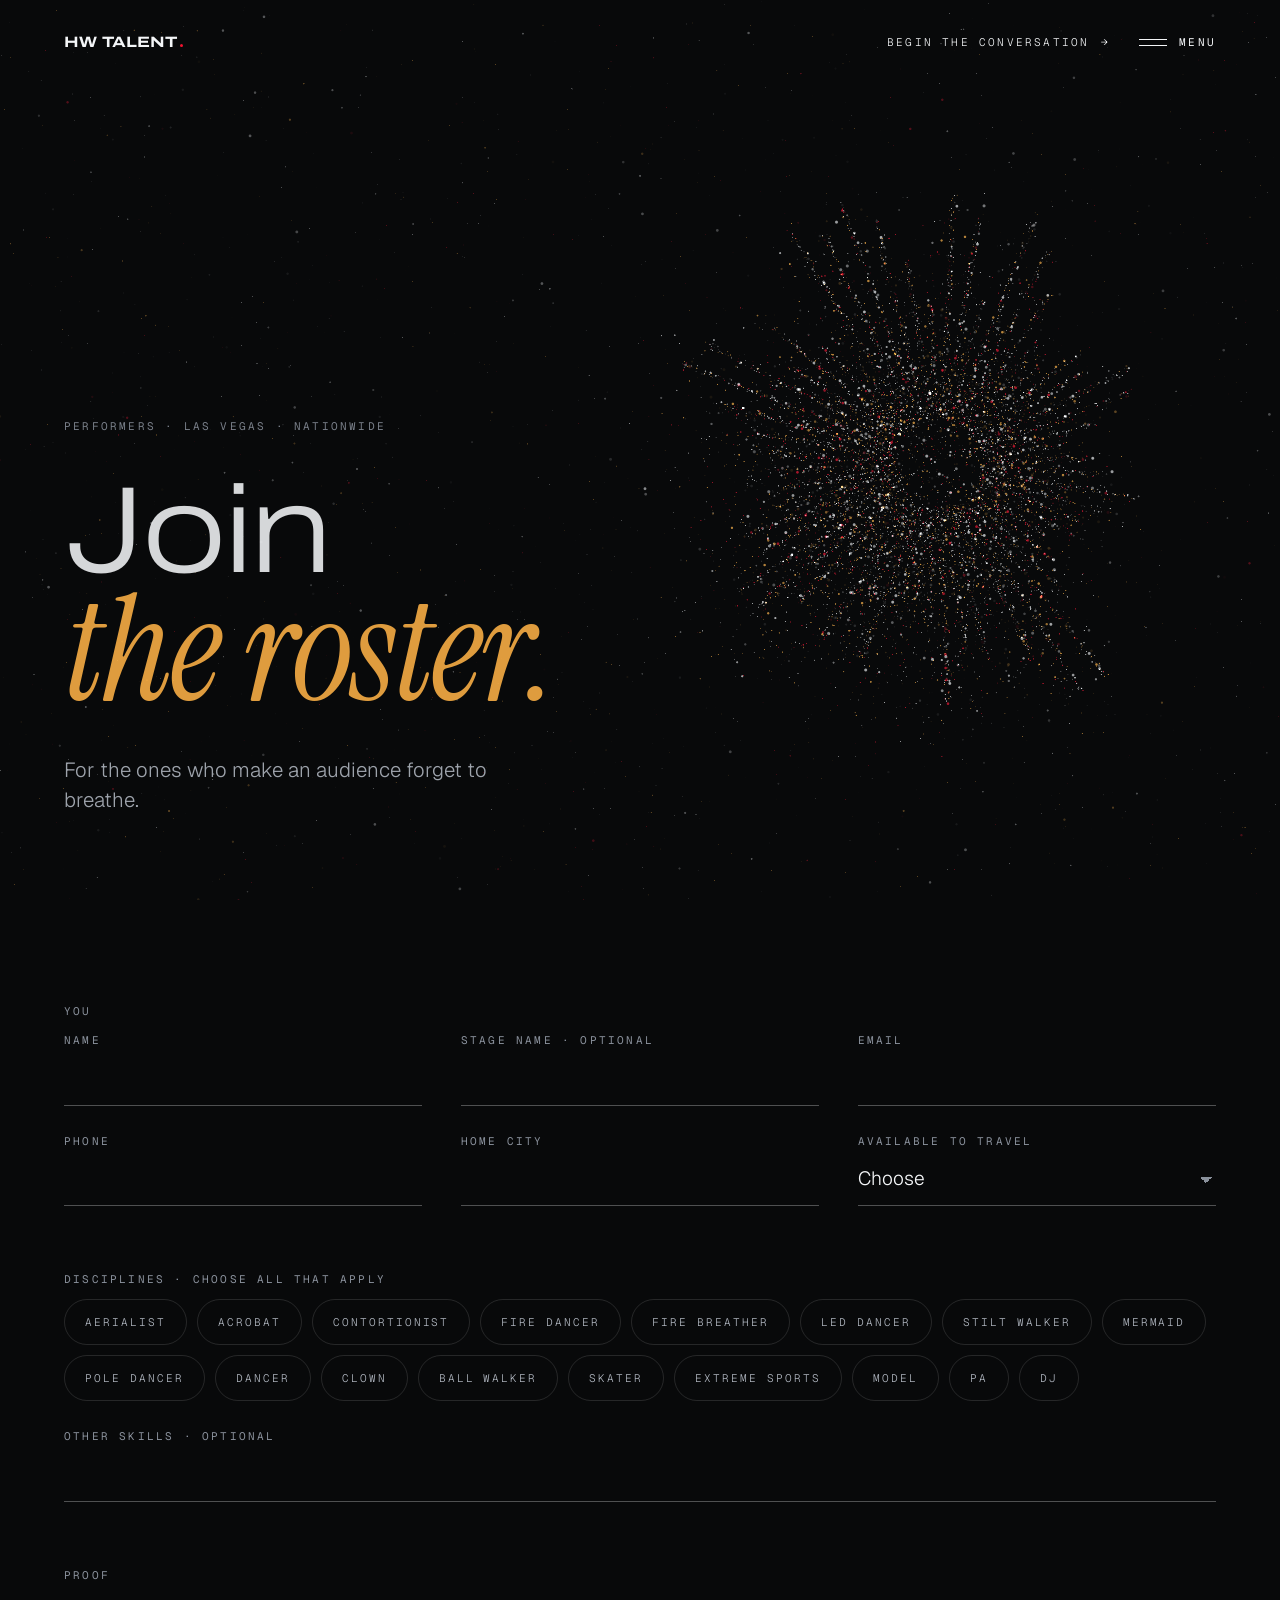
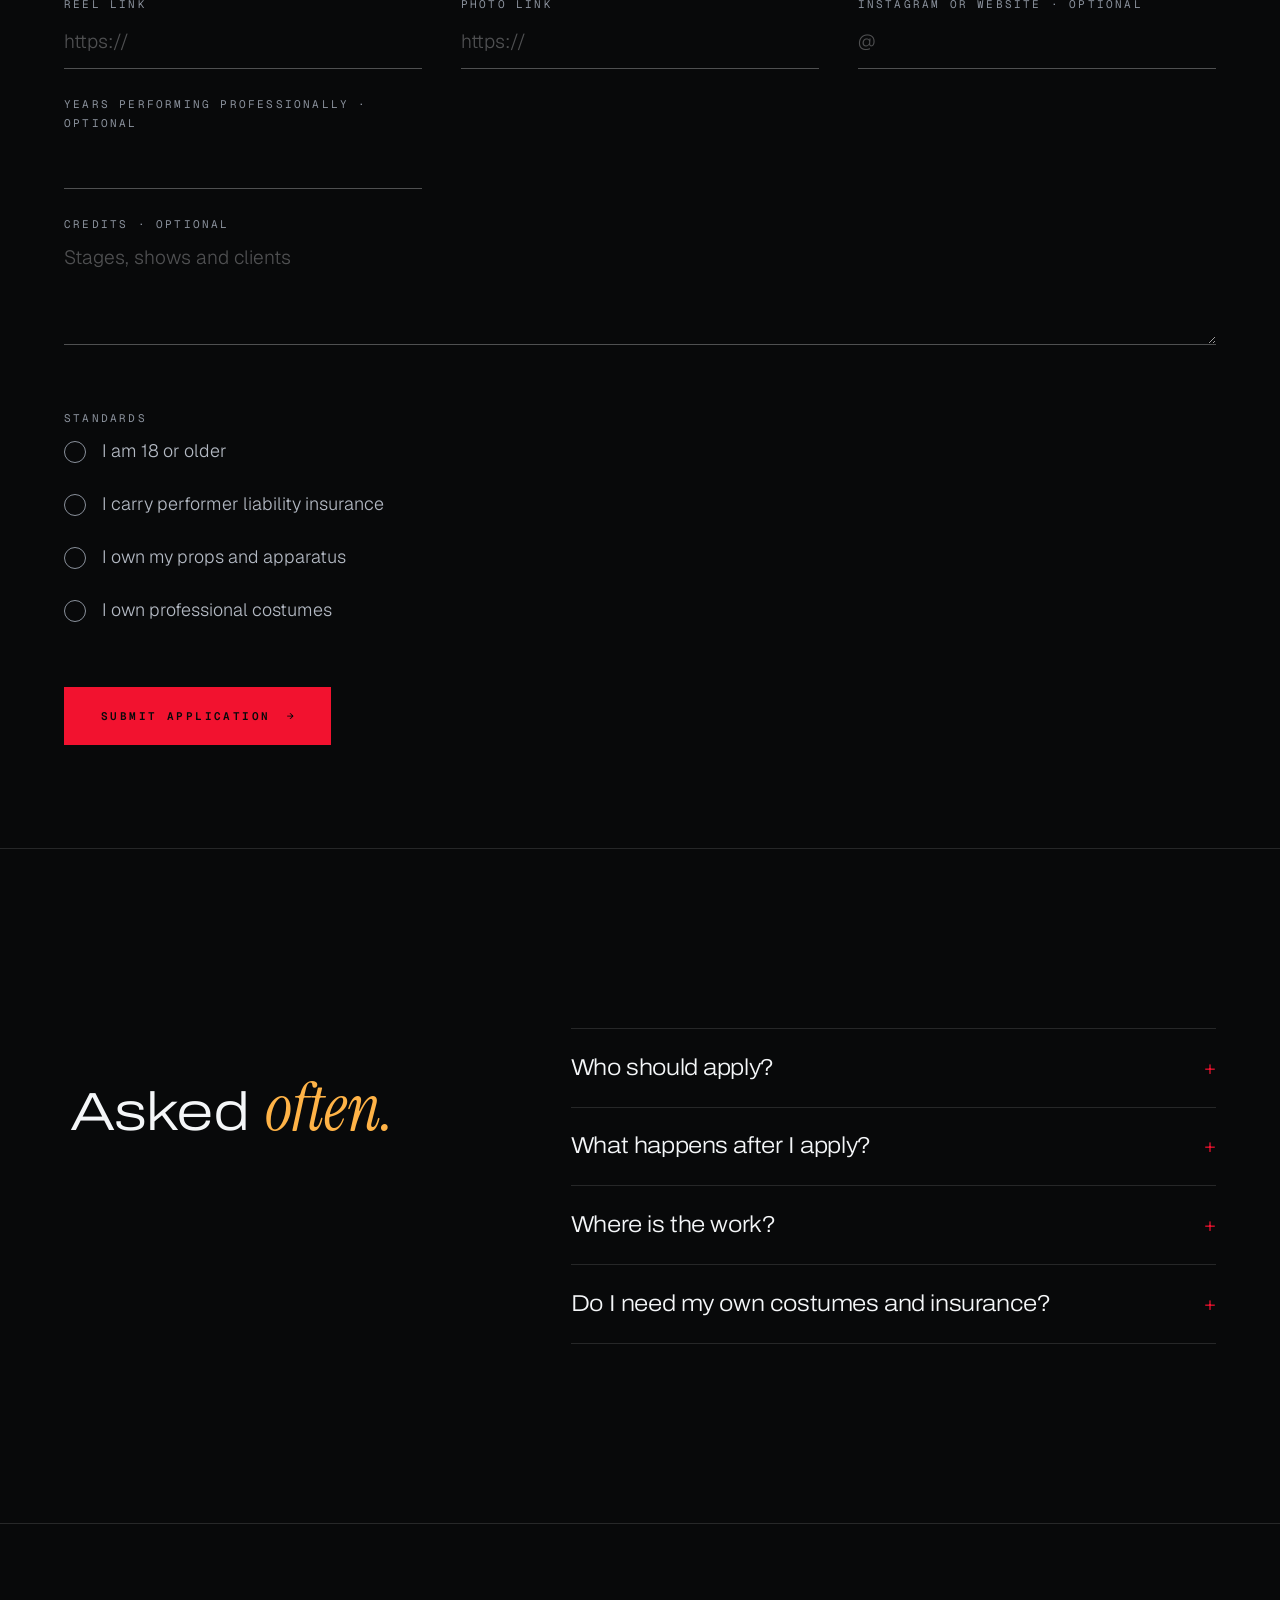
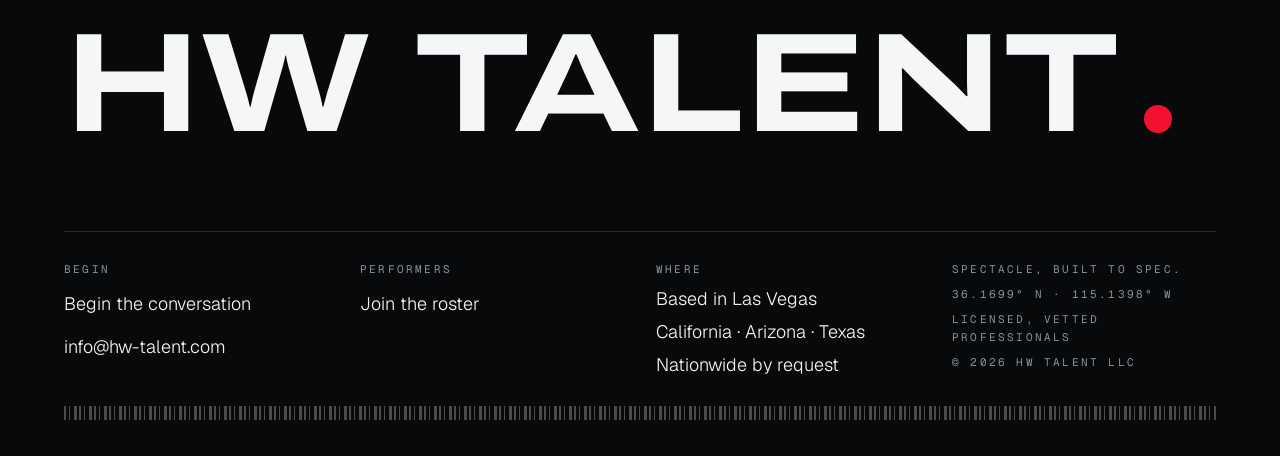
<file: join.html>
<!doctype html>
<html lang="en">
<head>
<meta charset="utf-8">
<meta name="viewport" content="width=device-width, initial-scale=1">
<title>Join the roster — HW Talent</title>
<meta name="description" content="Performers: apply to join the HW Talent roster for bookings in Las Vegas, California, Arizona, Texas and nationwide.">
<meta property="og:type" content="website">
<meta property="og:title" content="Join the roster — HW Talent">
<meta property="og:description" content="Performers: apply to join the HW Talent roster for bookings in Las Vegas, California, Arizona, Texas and nationwide.">
<meta property="og:url" content="https://hw-talent.com/join.html">
<meta name="robots" content="noindex">
<meta name="theme-color" content="#08090A">
<link rel="canonical" href="https://hw-talent.com/join.html">
<link rel="icon" href="assets/img/favicon.svg" type="image/svg+xml">
<link rel="stylesheet" href="assets/css/site.css?v=cf835b62">
<script>document.documentElement.className="js";try{if(sessionStorage.getItem("hw-seen"))document.documentElement.className+=" seen"}catch(e){}</script>
</head>
<body>
<div class="intro" aria-hidden="true"><span class="wm">HW Talent<i></i></span><i class="bar"></i></div>
<a class="skip" href="#main">Skip to content</a>
<header class="top"><div class="wrap">
<a class="wm" href="index.html" aria-label="HW Talent, home">HW Talent<i></i></a>
<div class="right"><a class="link" href="consult.html">Begin the conversation</a><button class="burger" type="button" aria-expanded="false" aria-controls="menu">Menu</button></div>
</div></header>
<nav class="menu" id="menu" aria-label="Main">
<ul><li><a href="events.html">Events <span>Every occasion</span></a></li><li><a href="acts.html">Acts <span>Every kind of talent</span></a></li><li><a href="costumes.html">Costumes <span>Made by hand</span></a></li><li><a href="bespoke.html">Custom <span>Your logo, in light</span></a></li><li><a href="workshops.html">Workshops <span>Circus skills, taught</span></a></li><li><a href="rentals.html">Equipment <span>Engineered, installed, lit</span></a></li><li><a href="join.html" aria-current="page">Join <span>Performers</span></a></li><li><a href="consult.html">Your director <span>Thirty minutes, private</span></a></li></ul>
<div class="meta"><a class="lab w" href="mailto:info@hw-talent.com">info@hw-talent.com</a><span class="lab">Based in Las Vegas · Regularly in California, Arizona and Texas · Nationwide by request</span></div>
</nav>
<main id="main">
<section class="pagehead" data-form="burst"><div class="wrap"><div class="stack"><span class="lab rv plain">Performers · Las Vegas · Nationwide</span><h1 class="d"><span class="up"><span>Join</span></span><span class="up d1"><span><em>the roster.</em></span></span></h1><p class="lead rv d2">For the ones who make an audience forget to breathe.</p></div></div></section><section class="sec snug"><div class="wrap"><div class="formwrap"><form data-hw name="roster-application" method="POST" data-netlify="true" netlify-honeypot="bot-field" data-subject="Roster application" data-ok="Application received. We will be in touch when a booking fits."><input type="hidden" name="form-name" value="roster-application"><p class="hp"><label>Leave this empty <input name="bot-field" tabindex="-1" autocomplete="off"></label></p>
<fieldset><legend class="lab">You</legend><div class="fields"><div class="f"><label class="lab" for="f-name">Name</label><input id="f-name" type="text" name="Name" required autocomplete="name"></div><div class="f"><label class="lab" for="f-stage-name">Stage name · optional</label><input id="f-stage-name" type="text" name="Stage name"></div><div class="f"><label class="lab" for="f-email">Email</label><input id="f-email" type="email" name="Email" required autocomplete="email"></div><div class="f"><label class="lab" for="f-phone">Phone</label><input id="f-phone" type="tel" name="Phone" required autocomplete="tel"></div><div class="f"><label class="lab" for="f-home-city">Home city</label><input id="f-home-city" type="text" name="Home city" required></div><div class="f"><label class="lab" for="f-travel">Available to travel</label><select id="f-travel" name="Travel" required><option value="">Choose</option><option>Las Vegas only</option><option>Regional</option><option>Nationwide</option></select></div></div></fieldset>
<fieldset><legend class="lab">Disciplines · choose all that apply</legend><div class="chips"><label class="chip"><input type="checkbox" name="Disciplines" value="Aerialist"><span>Aerialist</span></label><label class="chip"><input type="checkbox" name="Disciplines" value="Acrobat"><span>Acrobat</span></label><label class="chip"><input type="checkbox" name="Disciplines" value="Contortionist"><span>Contortionist</span></label><label class="chip"><input type="checkbox" name="Disciplines" value="Fire dancer"><span>Fire dancer</span></label><label class="chip"><input type="checkbox" name="Disciplines" value="Fire breather"><span>Fire breather</span></label><label class="chip"><input type="checkbox" name="Disciplines" value="LED dancer"><span>LED dancer</span></label><label class="chip"><input type="checkbox" name="Disciplines" value="Stilt walker"><span>Stilt walker</span></label><label class="chip"><input type="checkbox" name="Disciplines" value="Mermaid"><span>Mermaid</span></label><label class="chip"><input type="checkbox" name="Disciplines" value="Pole dancer"><span>Pole dancer</span></label><label class="chip"><input type="checkbox" name="Disciplines" value="Dancer"><span>Dancer</span></label><label class="chip"><input type="checkbox" name="Disciplines" value="Clown"><span>Clown</span></label><label class="chip"><input type="checkbox" name="Disciplines" value="Ball walker"><span>Ball walker</span></label><label class="chip"><input type="checkbox" name="Disciplines" value="Skater"><span>Skater</span></label><label class="chip"><input type="checkbox" name="Disciplines" value="Extreme sports"><span>Extreme sports</span></label><label class="chip"><input type="checkbox" name="Disciplines" value="Model"><span>Model</span></label><label class="chip"><input type="checkbox" name="Disciplines" value="PA"><span>PA</span></label><label class="chip"><input type="checkbox" name="Disciplines" value="DJ"><span>DJ</span></label></div><div class="fields"><div class="f wide"><label class="lab" for="f-other-skills">Other skills · optional</label><input id="f-other-skills" type="text" name="Other skills"></div></div></fieldset>
<fieldset><legend class="lab">Proof</legend><div class="fields"><div class="f"><label class="lab" for="f-reel-link">Reel link</label><input id="f-reel-link" type="url" name="Reel link" required placeholder="https://"></div><div class="f"><label class="lab" for="f-photo-link">Photo link</label><input id="f-photo-link" type="url" name="Photo link" required placeholder="https://"></div><div class="f"><label class="lab" for="f-instagram-or-website">Instagram or website · optional</label><input id="f-instagram-or-website" type="text" name="Instagram or website" placeholder="@"></div><div class="f"><label class="lab" for="f-years-professional">Years performing professionally · optional</label><input id="f-years-professional" type="number" name="Years professional" min="0" max="80" inputmode="numeric"></div><div class="f wide"><label class="lab" for="f-credits">Credits · optional</label><textarea id="f-credits" name="Credits" placeholder="Stages, shows and clients"></textarea></div></div></fieldset>
<fieldset><legend class="lab">Standards</legend><label class="check"><input type="checkbox" name="Age" value="Yes" required><span>I am 18 or older</span></label><label class="check"><input type="checkbox" name="Insurance" value="Yes"><span>I carry performer liability insurance</span></label><label class="check"><input type="checkbox" name="Own equipment" value="Yes"><span>I own my props and apparatus</span></label><label class="check"><input type="checkbox" name="Own costumes" value="Yes"><span>I own professional costumes</span></label></fieldset>
<div class="stack" style="gap:22px;align-items:flex-start"><button class="btn" type="submit">Submit application</button><div class="status" role="status" tabindex="-1"></div></div></form></div></div></section><section class="sec rule"><div class="wrap faq"><div class="stack"><span class="lab idx rv"><svg class="reg" viewBox="0 0 24 24" fill="none" stroke="currentColor" stroke-width="1" aria-hidden="true"><path d="M6 12 a6 6 0 1 0 12 0 a6 6 0 1 0 -12 0 M12 1 V23 M1 12 H23"/></svg><i class="ln"></i>Questions</span><h2 class="d rv d1">Asked <em>often.</em></h2></div><div class="rv d2"><details class="q"><summary>Who should apply?</summary><p>Professionals with a reel. Every discipline, every city.</p></details><details class="q"><summary>What happens after I apply?</summary><p>We keep you on file and call when a booking fits.</p></details><details class="q"><summary>Where is the work?</summary><p>Las Vegas, California, Arizona, Texas and wherever a client asks for us.</p></details><details class="q"><summary>Do I need my own costumes and insurance?</summary><p>It helps. Tell us what you have and we take it from there.</p></details></div></div></section>
</main>
<footer class="foot"><div class="wrap">
<a class="wm big" href="index.html" aria-label="HW Talent, home">HW Talent<i></i></a>
<div class="cols">
<div class="col"><span class="lab">Begin</span><a href="consult.html">Begin the conversation</a><a href="mailto:info@hw-talent.com">info@hw-talent.com</a></div>
<div class="col"><span class="lab">Performers</span><a href="join.html">Join the roster</a></div>
<div class="col"><span class="lab">Where</span><span>Based in Las Vegas</span><span>California · Arizona · Texas</span><span>Nationwide by request</span></div>
<div class="col"><span class="lab">Spectacle, built to spec.</span><span class="lab">36.1699° N · 115.1398° W</span><span class="lab">Licensed, vetted professionals</span><span class="lab">© 2026 HW Talent LLC</span></div>
</div>
<div class="barcode" aria-hidden="true"></div>
</div></footer>
<script src="assets/js/site.js?v=2a916887"></script>
</body>
</html>
</file>
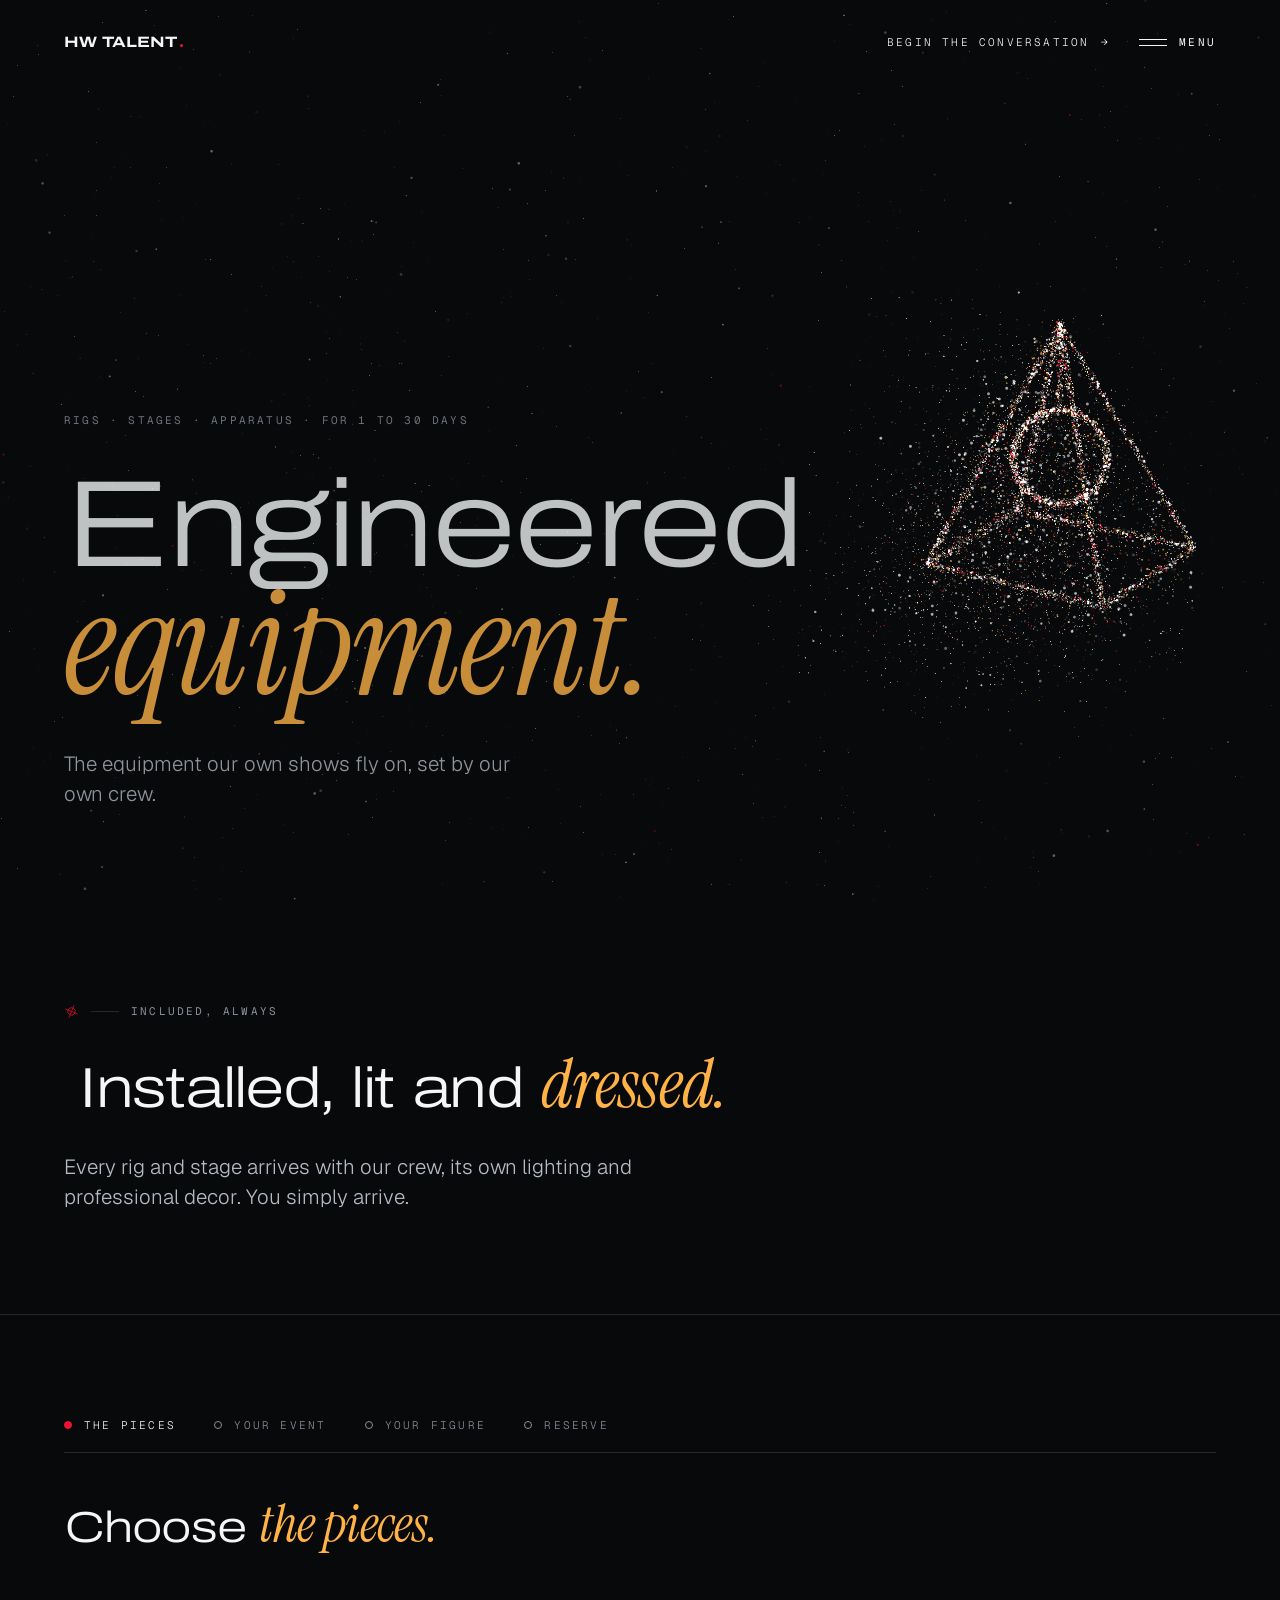
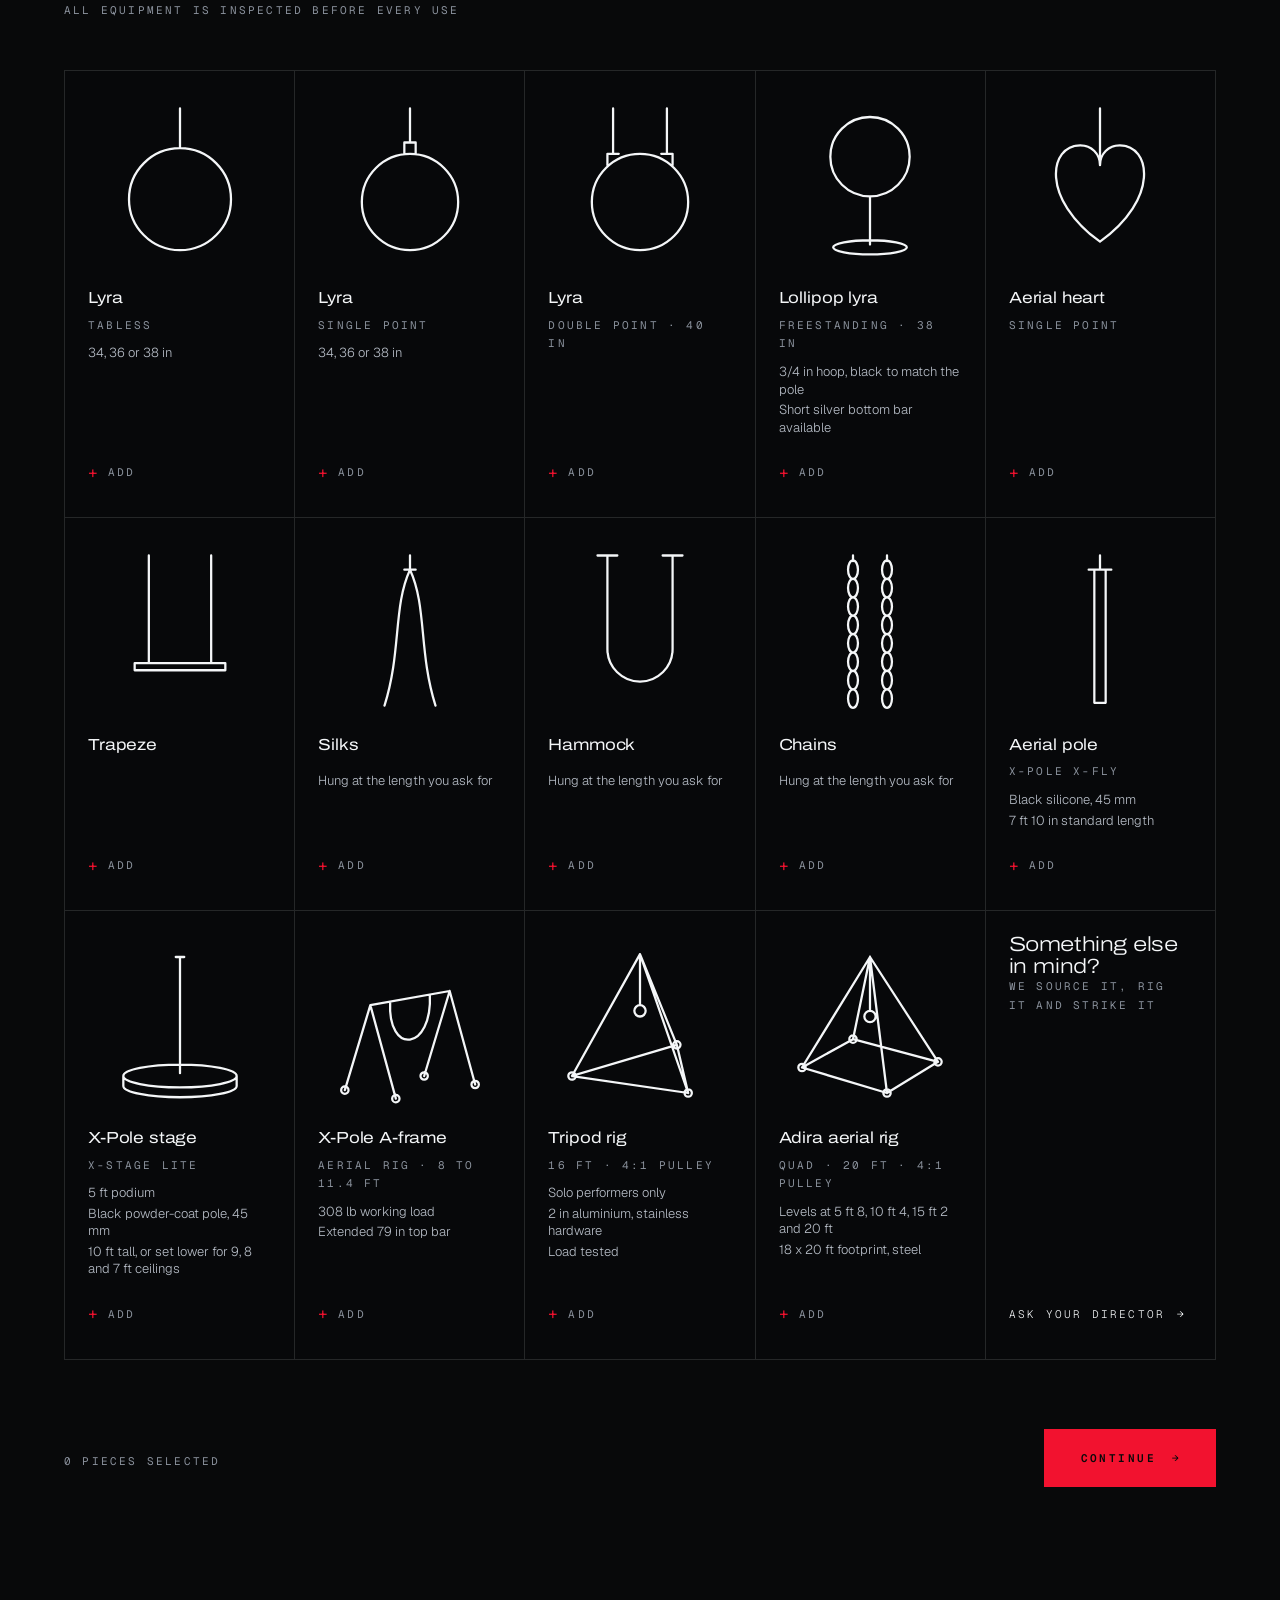
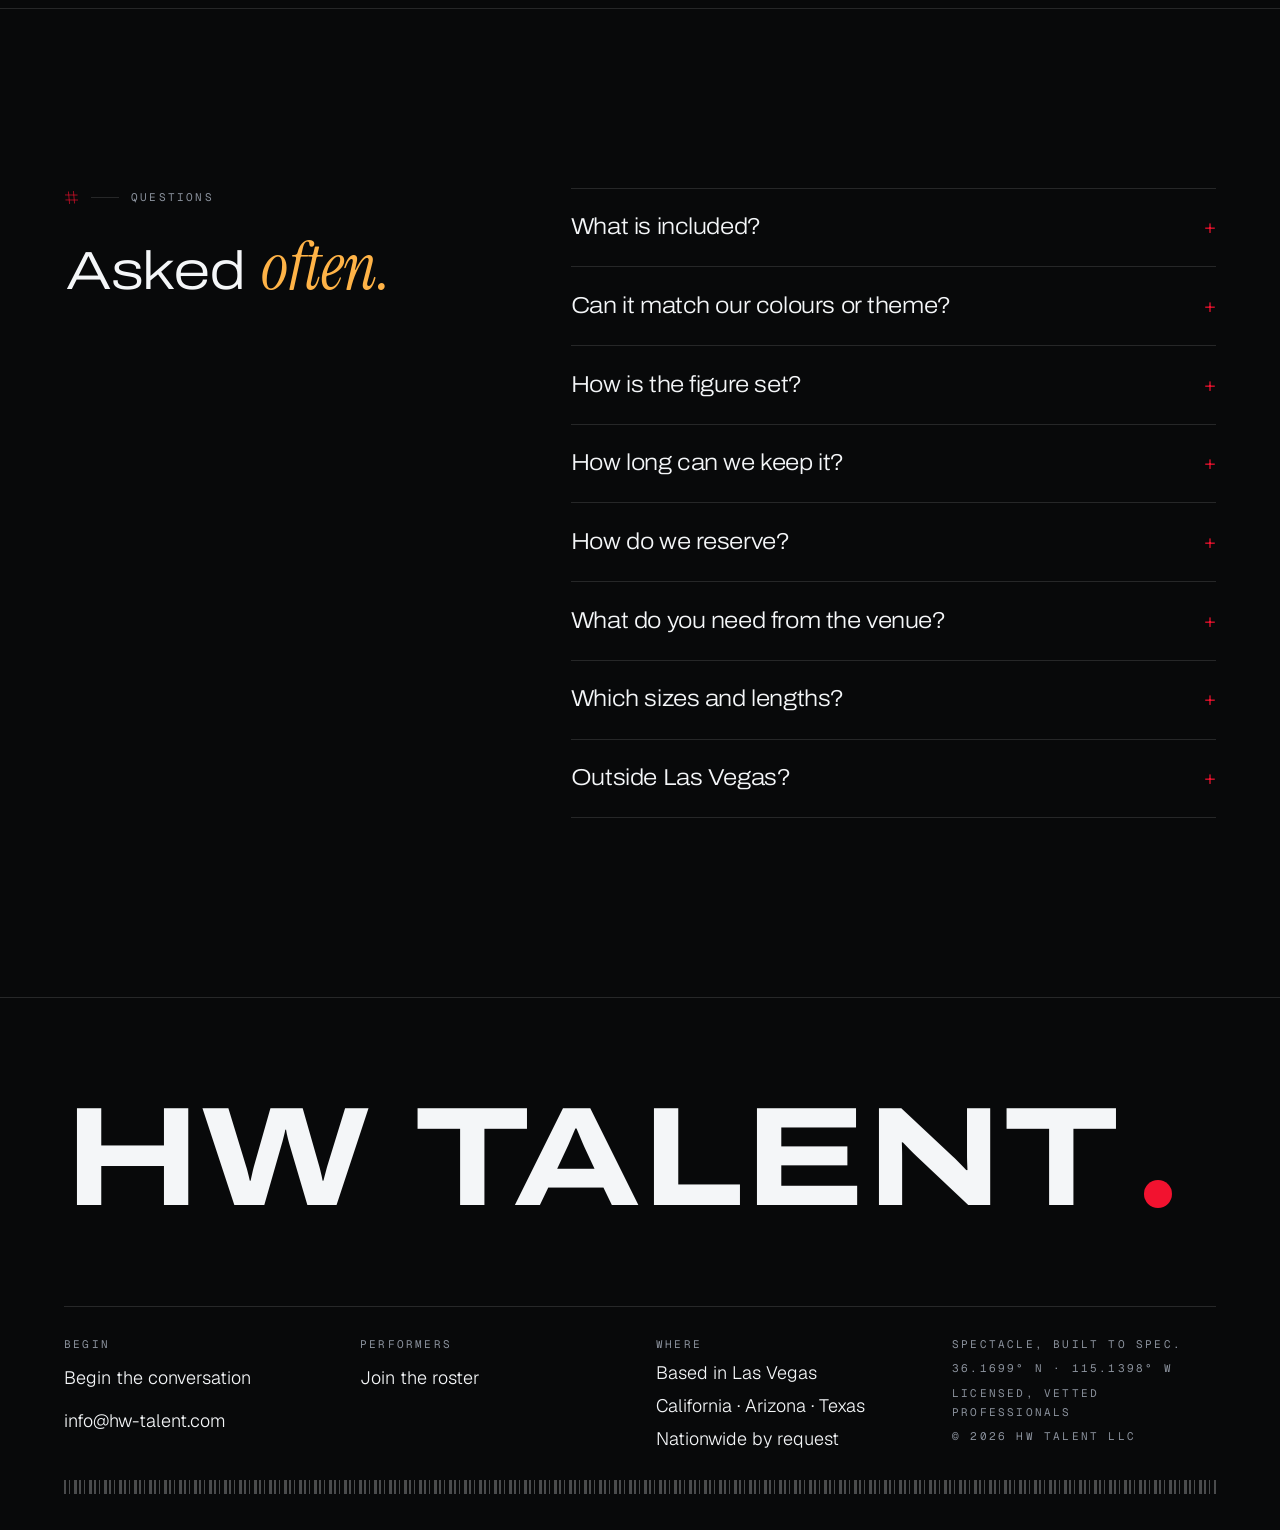
<file: rentals.html>
<!doctype html>
<html lang="en">
<head>
<meta charset="utf-8">
<meta name="viewport" content="width=device-width, initial-scale=1">
<title>Engineered equipment — HW Talent</title>
<meta name="description" content="Aerial rigs, stages and apparatus, installed, lit and dressed by our own crew. Lyra, trapeze, silks, hammock, aerial pole, X-Pole stage and A-frame, a 16 ft tripod and a 20 ft quad rig. Las Vegas based.">
<meta property="og:type" content="website">
<meta property="og:title" content="Engineered equipment — HW Talent">
<meta property="og:description" content="Aerial rigs, stages and apparatus, installed, lit and dressed by our own crew. Lyra, trapeze, silks, hammock, aerial pole, X-Pole stage and A-frame, a 16 ft tripod and a 20 ft quad rig. Las Vegas based.">
<meta property="og:url" content="https://hw-talent.com/rentals.html">
<meta name="robots" content="noindex">
<meta name="theme-color" content="#08090A">
<link rel="canonical" href="https://hw-talent.com/rentals.html">
<link rel="icon" href="assets/img/favicon.svg" type="image/svg+xml">
<link rel="stylesheet" href="assets/css/site.css?v=cf835b62">
<script>document.documentElement.className="js";try{if(sessionStorage.getItem("hw-seen"))document.documentElement.className+=" seen"}catch(e){}</script>
</head>
<body>
<div class="intro" aria-hidden="true"><span class="wm">HW Talent<i></i></span><i class="bar"></i></div>
<a class="skip" href="#main">Skip to content</a>
<header class="top"><div class="wrap">
<a class="wm" href="index.html" aria-label="HW Talent, home">HW Talent<i></i></a>
<div class="right"><a class="link" href="consult.html">Begin the conversation</a><button class="burger" type="button" aria-expanded="false" aria-controls="menu">Menu</button></div>
</div></header>
<nav class="menu" id="menu" aria-label="Main">
<ul><li><a href="events.html">Events <span>Every occasion</span></a></li><li><a href="acts.html">Acts <span>Every kind of talent</span></a></li><li><a href="costumes.html">Costumes <span>Made by hand</span></a></li><li><a href="bespoke.html">Custom <span>Your logo, in light</span></a></li><li><a href="workshops.html">Workshops <span>Circus skills, taught</span></a></li><li><a href="rentals.html" aria-current="page">Equipment <span>Engineered, installed, lit</span></a></li><li><a href="join.html">Join <span>Performers</span></a></li><li><a href="consult.html">Your director <span>Thirty minutes, private</span></a></li></ul>
<div class="meta"><a class="lab w" href="mailto:info@hw-talent.com">info@hw-talent.com</a><span class="lab">Based in Las Vegas · Regularly in California, Arizona and Texas · Nationwide by request</span></div>
</nav>
<main id="main">
<section class="pagehead" data-form="rig"><div class="wrap"><div class="stack"><span class="lab rv plain">Rigs · Stages · Apparatus · For 1 to 30 days</span><h1 class="d"><span class="up"><span>Engineered</span></span><span class="up d1"><span><em>equipment.</em></span></span></h1><p class="lead rv d2">The equipment our own shows fly on, set by our own crew.</p></div></div></section><section class="sec snug"><div class="wrap stack"><span class="lab idx rv"><svg class="reg" viewBox="0 0 24 24" fill="none" stroke="currentColor" stroke-width="1" aria-hidden="true"><path d="M6 12 a6 6 0 1 0 12 0 a6 6 0 1 0 -12 0 M12 1 V23 M1 12 H23"/></svg><i class="ln"></i>Included, always</span><h2 class="d rv d1" style="font-size:clamp(28px,4.4vw,80px)">Installed, lit and <em>dressed.</em></h2><p class="lead rv d2" style="max-width:46ch">Every rig and stage arrives with our crew, its own lighting and professional decor. You simply arrive.</p></div></section><section class="sec snug rule" id="book"><div class="wrap"><div class="stepper" aria-hidden="true"><span class="on">The pieces</span><span>Your event</span><span>Your figure</span><span>Reserve</span></div>
<form data-book name="rental-booking" novalidate><p class="hp"><label>Leave this empty <input name="bot-field" tabindex="-1" autocomplete="off"></label></p>
<div class="step" data-step="1">
<h2 class="d">Choose <em>the pieces.</em></h2>
<p class="lab">All equipment is inspected before every use</p>
<div class="cat"></div>
<noscript><p class="lead">Turn on JavaScript to build your installation, or email info@hw-talent.com.</p></noscript>
<div class="sel"><div><span class="lab count">0 pieces selected</span><p class="names"></p></div><button class="btn" type="button" data-go="2">Continue</button></div>
<div class="status" role="status" tabindex="-1"></div>
</div>
<div class="step" data-step="2" hidden>
<h2 class="d">Tell us about <em>the event.</em></h2>
<div class="fields"><div class="f"><label class="lab" for="f-first-day">First day</label><input id="f-first-day" type="date" name="First day" required></div><div class="f"><label class="lab" for="f-rental-length">Rental length</label><select id="f-rental-length" name="Rental length" required><option value="1">1 day</option><option value="2">2 days</option><option value="3">3 days</option><option value="4">4 days</option><option value="5">5 days</option><option value="6">6 days</option><option value="7">7 days</option><option value="8">8 days</option><option value="9">9 days</option><option value="10">10 days</option><option value="11">11 days</option><option value="12">12 days</option><option value="13">13 days</option><option value="14">14 days</option><option value="15">15 days</option><option value="16">16 days</option><option value="17">17 days</option><option value="18">18 days</option><option value="19">19 days</option><option value="20">20 days</option><option value="21">21 days</option><option value="22">22 days</option><option value="23">23 days</option><option value="24">24 days</option><option value="25">25 days</option><option value="26">26 days</option><option value="27">27 days</option><option value="28">28 days</option><option value="29">29 days</option><option value="30">30 days</option></select></div><div class="f"><label class="lab" for="f-where">Where</label><select id="f-where" name="Where" required><option value="">Choose</option><option value="lv">Las Vegas, Henderson or nearby</option><option value="ca">California</option><option value="az">Arizona</option><option value="tx">Texas</option><option value="us">Elsewhere in the United States</option></select></div><div class="f"><label class="lab" for="f-venue">Venue</label><input id="f-venue" type="text" name="Venue" required placeholder="Name or address"></div><div class="f"><label class="lab" for="f-setting">Indoors or outdoors</label><select id="f-setting" name="Setting" required><option value="">Choose</option><option>Indoors</option><option>Outdoors</option></select></div><div class="f"><label class="lab" for="f-ceiling-height">Ceiling height in feet · optional</label><input id="f-ceiling-height" type="number" name="Ceiling height" min="6" max="200" inputmode="numeric"></div><div class="f"><label class="lab" for="f-floor">Floor · optional</label><select id="f-floor" name="Floor"><option value="">Choose</option><option>Hard floor or concrete</option><option>Stage</option><option>Carpet</option><option>Grass or turf</option><option>Sand or uneven ground</option><option>Not sure</option></select></div><div class="f"><label class="lab" for="f-ready-by">Ready for guests by · optional</label><input id="f-ready-by" type="time" name="Ready by"></div><div class="f"><label class="lab" for="f-performers">Who will be on the equipment?</label><select id="f-performers" name="Performers" required><option value="">Choose</option><option>Our own professional performers</option><option>HW Talent artists, please</option></select></div></div>
<fieldset data-optwrap hidden><legend class="lab">Your pieces</legend><div class="fields" data-opts></div></fieldset>
<p class="note">Lighting and professional decor are included with every installation. Name your colours or your theme and both are styled to it.</p>
<div class="fields"><div class="f wide"><label class="lab" for="f-colours-or-theme">Colours or theme · optional</label><input id="f-colours-or-theme" type="text" name="Colours or theme" placeholder="A palette, a mood, a single word."></div><div class="f wide"><label class="lab" for="f-notes">Anything else · optional</label><textarea id="f-notes" name="Notes"></textarea></div></div>
<div class="row"><button class="btn" type="button" data-go="3">See my figure</button><button class="link back" type="button" data-go="1">Back</button></div>
<div class="status" role="status" tabindex="-1"></div>
</div>
<div class="step" data-step="3" hidden>
<h2 class="d">Your installation, <em>complete.</em></h2>
<div class="quote frame"><ul class="qlines"></ul><div class="total"><span class="lab w" data-totlab>Total</span><strong data-total></strong></div><div class="barcode" aria-hidden="true"></div></div>
<div class="stack" style="gap:16px"><span class="lab">Included in that figure</span><ul class="incl"><li>Delivery, installation and strike by our own crew</li><li>Lighting, designed for the piece</li><li>Professional decor, in your colours or theme</li><li>All equipment inspected before every use</li></ul></div>
<fieldset data-pay><legend class="lab">Reserve with</legend><div class="chips"><label class="chip"><input type="radio" name="Payment" value="retainer"><span></span></label><label class="chip"><input type="radio" name="Payment" value="full"><span></span></label></div><p class="lab" data-paynote></p></fieldset>
<div class="note" data-review hidden><ul></ul></div>
<div class="row"><button class="btn" type="button" data-go="4">Continue</button><button class="link back" type="button" data-go="2">Back</button></div>
</div>
<div class="step" data-step="4" hidden>
<h2 class="d" data-h4>Sign and <em>reserve.</em></h2>
<div class="fields"><div class="f"><label class="lab" for="f-name">Name</label><input id="f-name" type="text" name="Name" required autocomplete="name"></div><div class="f"><label class="lab" for="f-company">Company · optional</label><input id="f-company" type="text" name="Company" autocomplete="organization"></div><div class="f"><label class="lab" for="f-email">Email</label><input id="f-email" type="email" name="Email" required autocomplete="email"></div><div class="f"><label class="lab" for="f-phone">Phone</label><input id="f-phone" type="tel" name="Phone" required autocomplete="tel"></div></div>
<div class="stack" data-sign style="gap:26px">
<div class="agreement" tabindex="0" role="region" aria-label="Rental agreement"></div>
<div class="f"><label class="lab" for="f-signature">Sign here · type your full name</label><input class="sig" id="f-signature" type="text" name="Signature" required autocomplete="off" spellcheck="false"></div>
<label class="check"><input type="checkbox" name="Agreed" value="Yes" required><span>I have read this Rental Agreement, I agree to it, and I agree to sign it electronically.</span></label>
</div>
<p class="lab" data-lastnote></p>
<div class="row"><button class="btn" type="submit" data-send>Sign and reserve</button><button class="link back" type="button" data-go="3">Back</button></div>
<div class="status" role="status" tabindex="-1"></div>
</div>
</form></div></section><section class="sec rule"><div class="wrap faq"><div class="stack"><span class="lab idx rv"><svg class="reg" viewBox="0 0 24 24" fill="none" stroke="currentColor" stroke-width="1" aria-hidden="true"><path d="M9 2 L7 22 M17 2 L15 22 M2 8 H22 M2 16 H22"/></svg><i class="ln"></i>Questions</span><h2 class="d rv d1">Asked <em>often.</em></h2></div><div class="rv d2"><details class="q"><summary>What is included?</summary><p>Delivery, installation, lighting, professional decor and strike, all by our own crew.</p></details><details class="q"><summary>Can it match our colours or theme?</summary><p>Yes. Name them in the booking and the lighting and decor are styled to it.</p></details><details class="q"><summary>How is the figure set?</summary><p>By the pieces, the length of the rental and the place. You see it before you commit to anything.</p></details><details class="q"><summary>How long can we keep it?</summary><p>From one day to thirty. The longer the stay, the gentler the daily rate.</p></details><details class="q"><summary>How do we reserve?</summary><p>Sign the agreement on this page. Your date is held with the retainer.</p></details><details class="q"><summary>What do you need from the venue?</summary><p>A ceiling height and a clear floor. We tell you what works.</p></details><details class="q"><summary>Which sizes and lengths?</summary><p>Lyras at 34, 36 or 38 inches. Silks, hammocks and chains hung at the length you ask for. Tell us in the booking.</p></details><details class="q"><summary>Outside Las Vegas?</summary><p>California, Arizona, Texas and beyond. Your director arranges travel and freight.</p></details></div></div></section>
</main>
<footer class="foot"><div class="wrap">
<a class="wm big" href="index.html" aria-label="HW Talent, home">HW Talent<i></i></a>
<div class="cols">
<div class="col"><span class="lab">Begin</span><a href="consult.html">Begin the conversation</a><a href="mailto:info@hw-talent.com">info@hw-talent.com</a></div>
<div class="col"><span class="lab">Performers</span><a href="join.html">Join the roster</a></div>
<div class="col"><span class="lab">Where</span><span>Based in Las Vegas</span><span>California · Arizona · Texas</span><span>Nationwide by request</span></div>
<div class="col"><span class="lab">Spectacle, built to spec.</span><span class="lab">36.1699° N · 115.1398° W</span><span class="lab">Licensed, vetted professionals</span><span class="lab">© 2026 HW Talent LLC</span></div>
</div>
<div class="barcode" aria-hidden="true"></div>
</div></footer>
<script src="assets/js/rental-data.js?v=dc7e5399"></script><script src="assets/js/booking-core.js?v=aae088d3"></script><script src="assets/js/rentals.js?v=1ae9998a"></script><script src="assets/js/site.js?v=2a916887"></script>
</body>
</html>
</file>
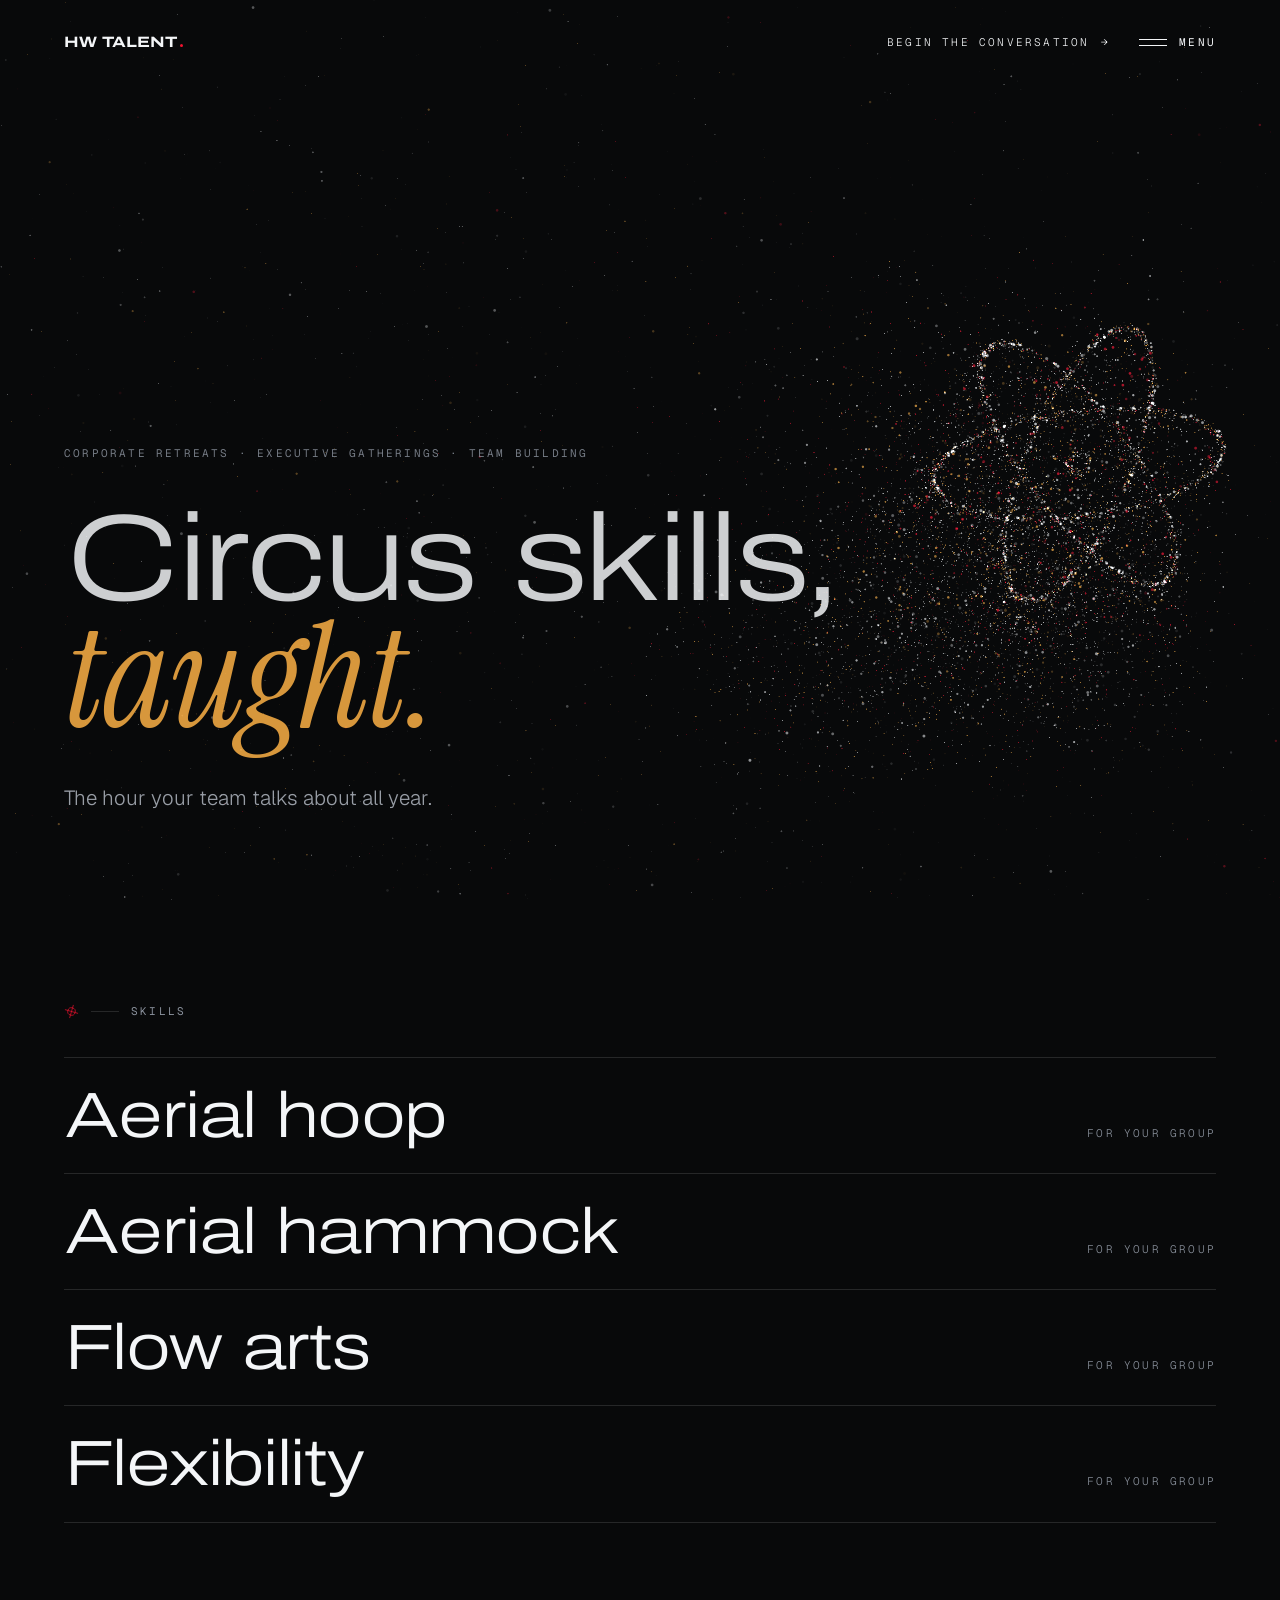
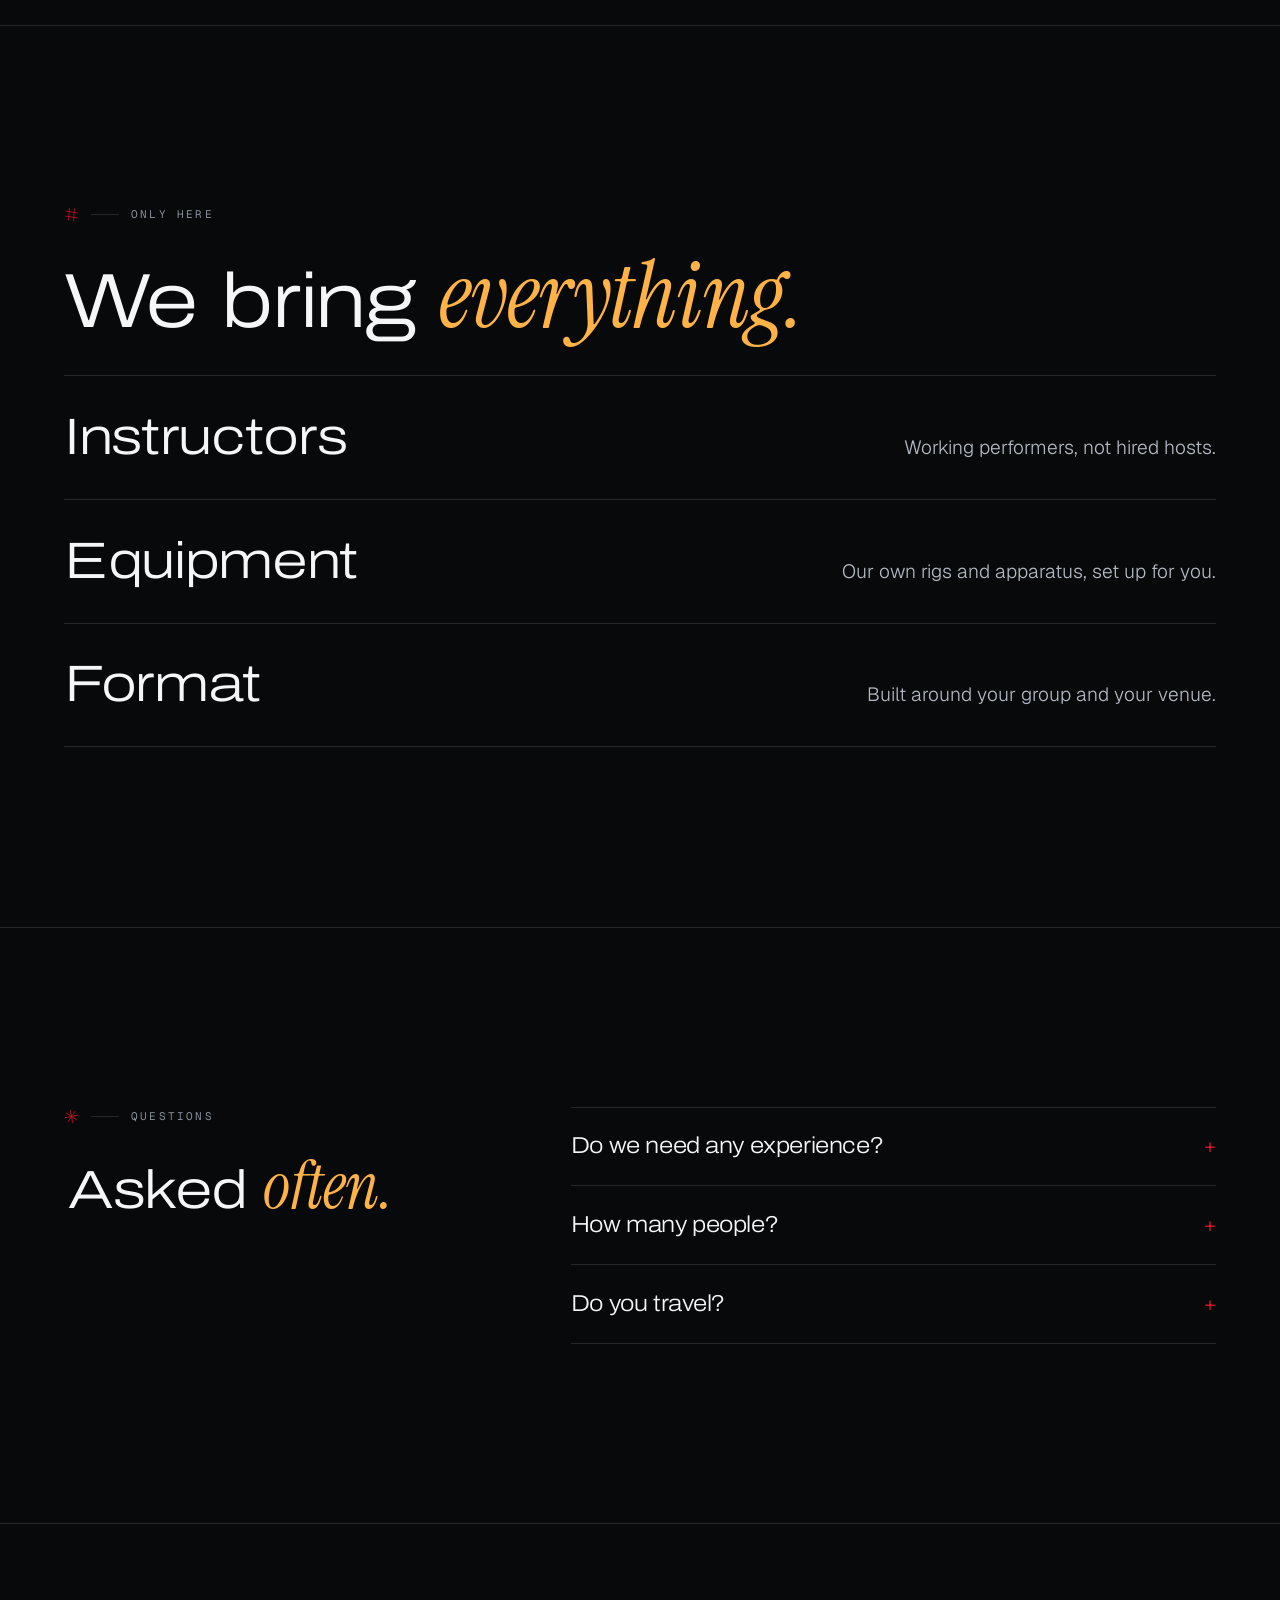
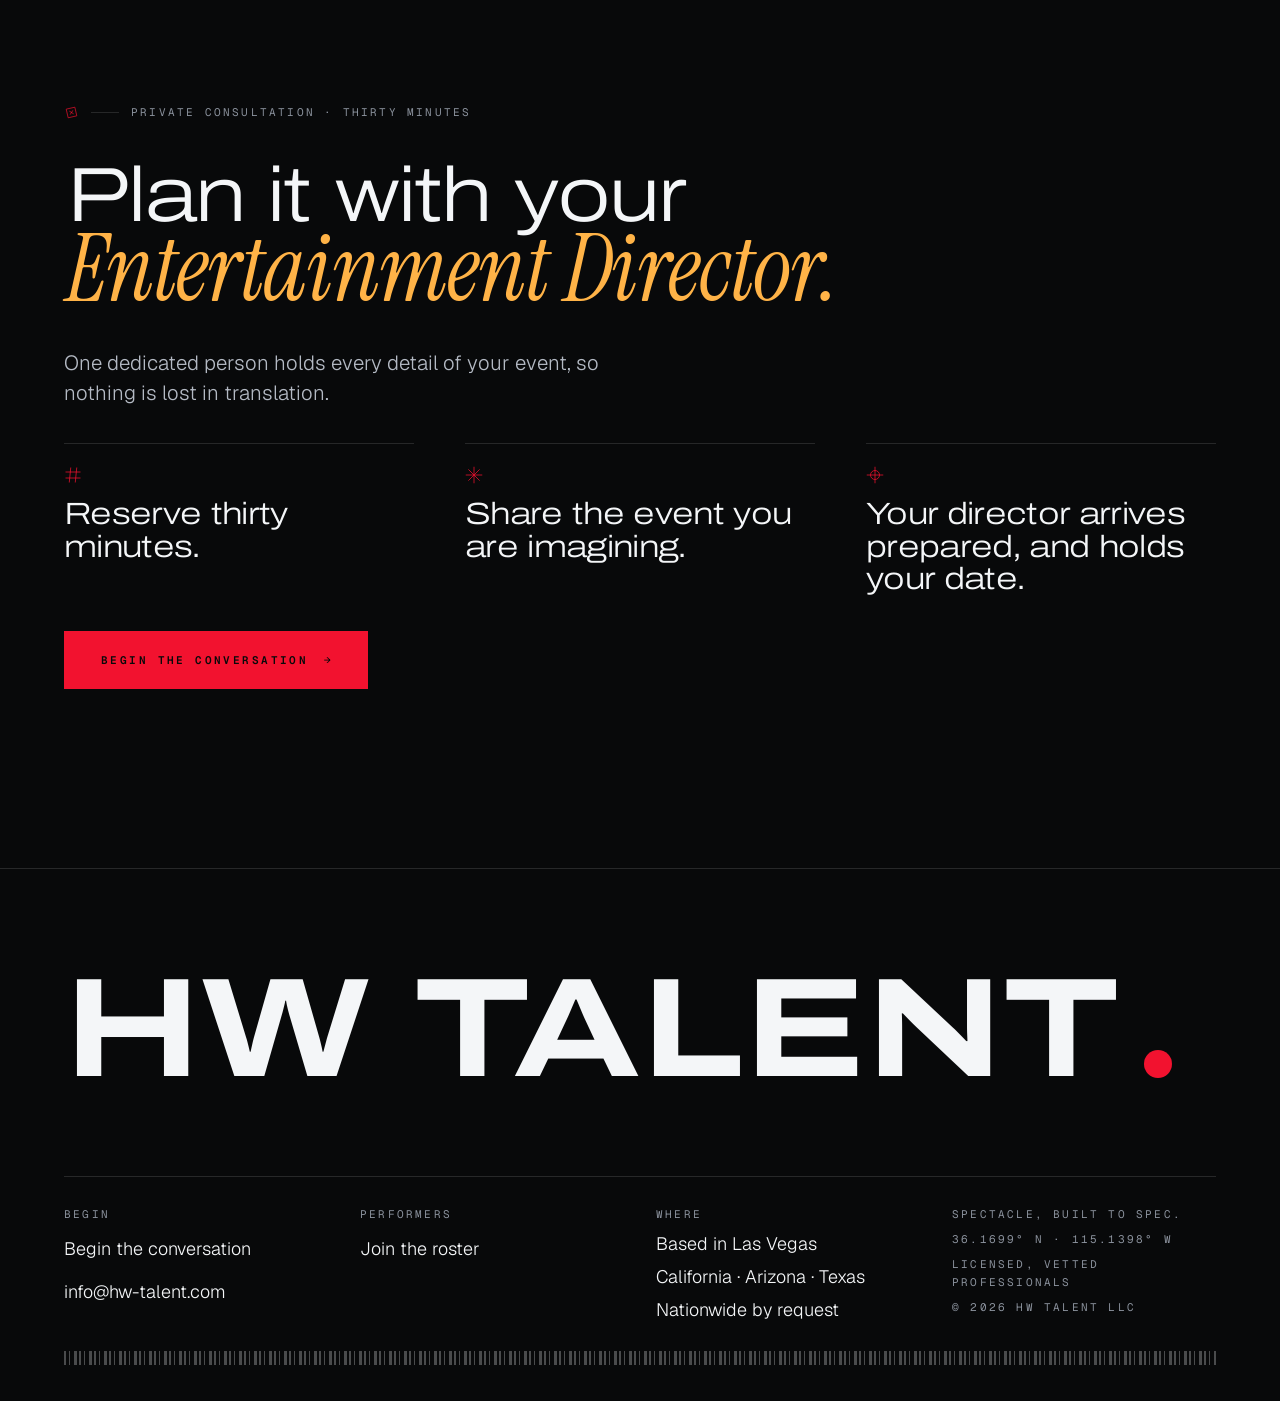
<file: workshops.html>
<!doctype html>
<html lang="en">
<head>
<meta charset="utf-8">
<meta name="viewport" content="width=device-width, initial-scale=1">
<title>Workshops — HW Talent</title>
<meta name="description" content="Circus skills taught for corporate retreats, executive gatherings and team building, in Las Vegas and beyond.">
<meta property="og:type" content="website">
<meta property="og:title" content="Workshops — HW Talent">
<meta property="og:description" content="Circus skills taught for corporate retreats, executive gatherings and team building, in Las Vegas and beyond.">
<meta property="og:url" content="https://hw-talent.com/workshops.html">
<meta name="robots" content="noindex">
<meta name="theme-color" content="#08090A">
<link rel="canonical" href="https://hw-talent.com/workshops.html">
<link rel="icon" href="assets/img/favicon.svg" type="image/svg+xml">
<link rel="stylesheet" href="assets/css/site.css?v=cf835b62">
<script>document.documentElement.className="js";try{if(sessionStorage.getItem("hw-seen"))document.documentElement.className+=" seen"}catch(e){}</script>
</head>
<body>
<div class="intro" aria-hidden="true"><span class="wm">HW Talent<i></i></span><i class="bar"></i></div>
<a class="skip" href="#main">Skip to content</a>
<header class="top"><div class="wrap">
<a class="wm" href="index.html" aria-label="HW Talent, home">HW Talent<i></i></a>
<div class="right"><a class="link" href="consult.html">Begin the conversation</a><button class="burger" type="button" aria-expanded="false" aria-controls="menu">Menu</button></div>
</div></header>
<nav class="menu" id="menu" aria-label="Main">
<ul><li><a href="events.html">Events <span>Every occasion</span></a></li><li><a href="acts.html">Acts <span>Every kind of talent</span></a></li><li><a href="costumes.html">Costumes <span>Made by hand</span></a></li><li><a href="bespoke.html">Custom <span>Your logo, in light</span></a></li><li><a href="workshops.html" aria-current="page">Workshops <span>Circus skills, taught</span></a></li><li><a href="rentals.html">Equipment <span>Engineered, installed, lit</span></a></li><li><a href="join.html">Join <span>Performers</span></a></li><li><a href="consult.html">Your director <span>Thirty minutes, private</span></a></li></ul>
<div class="meta"><a class="lab w" href="mailto:info@hw-talent.com">info@hw-talent.com</a><span class="lab">Based in Las Vegas · Regularly in California, Arizona and Texas · Nationwide by request</span></div>
</nav>
<main id="main">
<section class="pagehead" data-form="orbit"><div class="wrap"><div class="stack"><span class="lab rv plain">Corporate retreats · Executive gatherings · Team building</span><h1 class="d"><span class="up"><span>Circus skills,</span></span><span class="up d1"><span><em>taught.</em></span></span></h1><p class="lead rv d2">The hour your team talks about all year.</p></div></div></section><section class="sec snug"><div class="wrap stack"><span class="lab idx rv"><svg class="reg" viewBox="0 0 24 24" fill="none" stroke="currentColor" stroke-width="1" aria-hidden="true"><path d="M6 12 a6 6 0 1 0 12 0 a6 6 0 1 0 -12 0 M12 1 V23 M1 12 H23"/></svg><i class="ln"></i>Skills</span><ul class="rows"><li class="rv"><strong>Aerial hoop</strong><span>For your group</span></li><li class="rv"><strong>Aerial hammock</strong><span>For your group</span></li><li class="rv"><strong>Flow arts</strong><span>For your group</span></li><li class="rv"><strong>Flexibility</strong><span>For your group</span></li></ul></div></section><section class="sec rule"><div class="wrap stack"><span class="lab idx rv"><svg class="reg" viewBox="0 0 24 24" fill="none" stroke="currentColor" stroke-width="1" aria-hidden="true"><path d="M9 2 L7 22 M17 2 L15 22 M2 8 H22 M2 16 H22"/></svg><i class="ln"></i>Only here</span><h2 class="d rv d1">We bring <em>everything.</em></h2><ul class="vows"><li class="rv"><strong>Instructors</strong><span>Working performers, not hired hosts.</span></li><li class="rv"><strong>Equipment</strong><span>Our own rigs and apparatus, set up for you.</span></li><li class="rv"><strong>Format</strong><span>Built around your group and your venue.</span></li></ul></div></section><section class="sec rule"><div class="wrap faq"><div class="stack"><span class="lab idx rv"><svg class="reg" viewBox="0 0 24 24" fill="none" stroke="currentColor" stroke-width="1" aria-hidden="true"><path d="M12 1 V23 M1 12 H23 M4.5 4.5 L19.5 19.5 M19.5 4.5 L4.5 19.5"/></svg><i class="ln"></i>Questions</span><h2 class="d rv d1">Asked <em>often.</em></h2></div><div class="rv d2"><details class="q"><summary>Do we need any experience?</summary><p>None. That is the fun of it.</p></details><details class="q"><summary>How many people?</summary><p>It is built around your group. Tell us the headcount.</p></details><details class="q"><summary>Do you travel?</summary><p>Yes. We are based in Las Vegas and regularly work in California, Arizona and Texas. Anywhere else in the country, ask.</p></details></div></div></section><section class="sec rule director" id="consult"><div class="wrap stack"><span class="lab idx rv"><svg class="reg" viewBox="0 0 24 24" fill="none" stroke="currentColor" stroke-width="1" aria-hidden="true"><path d="M12 2 L22 12 L12 22 L2 12 Z M12 8 V16 M8 12 H16"/></svg><i class="ln"></i>Private consultation · Thirty minutes</span><h2 class="d rv d1">Plan it with your <em>Entertainment Director.</em></h2><p class="lead rv d2">One dedicated person holds every detail of your event, so nothing is lost in translation.</p><ol class="steps rv d2"><li><svg class="reg" viewBox="0 0 24 24" fill="none" stroke="currentColor" stroke-width="1" aria-hidden="true"><path d="M9 2 L7 22 M17 2 L15 22 M2 8 H22 M2 16 H22"/></svg><strong>Reserve thirty minutes.</strong></li><li><svg class="reg" viewBox="0 0 24 24" fill="none" stroke="currentColor" stroke-width="1" aria-hidden="true"><path d="M12 1 V23 M1 12 H23 M4.5 4.5 L19.5 19.5 M19.5 4.5 L4.5 19.5"/></svg><strong>Share the event you are imagining.</strong></li><li><svg class="reg" viewBox="0 0 24 24" fill="none" stroke="currentColor" stroke-width="1" aria-hidden="true"><path d="M6 12 a6 6 0 1 0 12 0 a6 6 0 1 0 -12 0 M12 1 V23 M1 12 H23"/></svg><strong>Your director arrives prepared, and holds your date.</strong></li></ol><div class="row rv d3"><a class="btn" href="consult.html">Begin the conversation</a></div></div></section>
</main>
<footer class="foot"><div class="wrap">
<a class="wm big" href="index.html" aria-label="HW Talent, home">HW Talent<i></i></a>
<div class="cols">
<div class="col"><span class="lab">Begin</span><a href="consult.html">Begin the conversation</a><a href="mailto:info@hw-talent.com">info@hw-talent.com</a></div>
<div class="col"><span class="lab">Performers</span><a href="join.html">Join the roster</a></div>
<div class="col"><span class="lab">Where</span><span>Based in Las Vegas</span><span>California · Arizona · Texas</span><span>Nationwide by request</span></div>
<div class="col"><span class="lab">Spectacle, built to spec.</span><span class="lab">36.1699° N · 115.1398° W</span><span class="lab">Licensed, vetted professionals</span><span class="lab">© 2026 HW Talent LLC</span></div>
</div>
<div class="barcode" aria-hidden="true"></div>
</div></footer>
<script src="assets/js/site.js?v=2a916887"></script>
</body>
</html>
</file>
<file: assets/css/site.css>
/* HW Talent — the impossible, arranged.
   Colours and type live in :root. Change one here and it changes everywhere. */
@font-face{font-family:"Archivo";src:url("../fonts/archivo.woff2") format("woff2");font-weight:100 900;font-stretch:62% 125%;font-display:swap}
@font-face{font-family:"Instrument Serif";src:url("../fonts/is-i.woff2") format("woff2");font-weight:400;font-style:italic;font-display:swap}
@font-face{font-family:"Geist";src:url("../fonts/geist.woff2") format("woff2");font-weight:100 900;font-display:swap}
@font-face{font-family:"Geist Mono";src:url("../fonts/geistmono.woff2") format("woff2");font-weight:100 900;font-display:swap}

:root{
  --carbon:#08090A; --white:#F4F6F8; --red:#F2122F; --amber:#FFB347;
  --steel:#8A919C; --line:rgba(244,246,248,.13); --soft:#B4BAC4;
  --pad:clamp(22px,5vw,96px);
  --display:"Archivo","Helvetica Neue",Arial,sans-serif;
  --serif:"Instrument Serif","Times New Roman",serif;
  --sans:"Geist","Helvetica Neue",Arial,sans-serif;
  --mono:"Geist Mono","SF Mono",Menlo,monospace;
  --ease:cubic-bezier(.16,1,.3,1);
}
*,*::before,*::after{box-sizing:border-box}
html{scroll-behavior:smooth;-webkit-text-size-adjust:100%}
body{margin:0;background:var(--carbon);color:var(--white);font-family:var(--sans);font-weight:300;font-size:18px;line-height:1.5;-webkit-font-smoothing:antialiased;-moz-osx-font-smoothing:grayscale;overflow-x:hidden}
main,footer{position:relative;z-index:1}
img{max-width:100%;height:auto;display:block}
a{color:inherit}
h1,h2,h3,p,figure,ul,ol{margin:0;padding:0}
ul,ol{list-style:none}
[hidden]{display:none!important}
::selection{background:var(--red);color:var(--carbon)}
:focus-visible{outline:1px solid var(--amber);outline-offset:5px}
.skip{position:absolute;left:-9999px}
.skip:focus{left:12px;top:12px;z-index:99;background:var(--amber);color:var(--carbon);padding:10px 14px}

/* the light: thousands of sparks behind every page, drawn on the graphics card */
canvas.sparks{position:fixed;inset:0;width:100vw;height:100vh;z-index:0;pointer-events:none;display:block}
.herovideo{position:absolute;inset:0;z-index:-2;overflow:hidden}
.herovideo video{width:100%;height:100%;object-fit:cover}
.herovideo::after{content:"";position:absolute;inset:0;background:rgba(8,9,10,.55)}

/* opening curtain */
.intro{display:none}
.seen .intro{display:none!important}
.js .intro{position:fixed;inset:0;z-index:90;background:var(--carbon);display:flex;flex-direction:column;align-items:center;justify-content:center;gap:26px;animation:introOut 1s var(--ease) 3s forwards}
.js .intro .wm{font-size:clamp(20px,2.4vw,34px);animation:introIn 1.2s var(--ease) both}
.js .intro i.bar{display:block;width:min(240px,50vw);height:1px;background:rgba(244,246,248,.18);position:relative;overflow:hidden}
.js .intro i.bar::after{content:"";position:absolute;inset:0;background:var(--amber);transform:translateX(-100%);animation:introBar 1.3s var(--ease) .1s forwards}
.js.ready .intro{animation:introOut .9s var(--ease) forwards}
@keyframes introIn{from{opacity:0;letter-spacing:.3em}to{opacity:1;letter-spacing:0}}
@keyframes introBar{to{transform:none}}
@keyframes introOut{to{opacity:0;visibility:hidden}}

/* type: statements are wide and light; the one magic word in each is an italic serif */
.d{font-family:var(--display);font-stretch:125%;font-weight:300;line-height:.98;letter-spacing:-.028em;text-wrap:balance}
.d em{font-family:var(--serif);font-stretch:100%;font-style:italic;font-weight:400;font-size:1.2em;line-height:.8;letter-spacing:-.012em;color:var(--amber)}
.hero h1.d,h1.d{font-size:clamp(32px,9.6vw,190px)}
h2.d{font-size:clamp(30px,6vw,112px)}
h3.d{font-size:clamp(22px,2.6vw,44px);line-height:1.05}
.lab{font-family:var(--mono);font-weight:400;font-size:11px;letter-spacing:.2em;text-transform:uppercase;color:var(--steel);line-height:1.7}
.lab.w{color:var(--white)}
.lead{font-size:clamp(18px,1.6vw,24px);line-height:1.45;color:var(--soft);max-width:36ch}

/* layout */
.wrap{max-width:1760px;margin:0 auto;padding:0 var(--pad)}
.sec{padding:clamp(100px,14vw,240px) 0;position:relative}
.sec.snug{padding:clamp(60px,8vw,128px) 0}
.sec.rule{border-top:1px solid var(--line)}
.stack{display:flex;flex-direction:column;gap:clamp(22px,2.8vw,44px)}
.row{display:flex;gap:22px 34px;flex-wrap:wrap;align-items:center}
.between{display:flex;justify-content:space-between;align-items:flex-end;gap:24px;flex-wrap:wrap}

/* wordmark */
.wm{font-family:var(--display);font-stretch:125%;font-weight:700;text-transform:uppercase;white-space:nowrap;display:inline-flex;align-items:flex-end;gap:.17em;line-height:1;text-decoration:none;color:var(--white);letter-spacing:0}
.wm i{display:block;width:.2em;height:.2em;margin-bottom:.15em;border-radius:50%;background:var(--red)}

/* header */
.top{position:fixed;left:0;right:0;top:0;z-index:40;transition:background .4s,transform .6s var(--ease)}
.top.solid{background:var(--carbon);box-shadow:0 1px 0 var(--line)}
.top.away{transform:translateY(-101%)}
.top .progress{position:absolute;left:0;right:0;bottom:-1px;height:1px;background:var(--amber);transform-origin:left;transform:scaleX(0);display:block}
.top .wrap{display:flex;align-items:center;justify-content:space-between;gap:20px;min-height:84px}
.top .wm{font-size:15px}
.top .right{display:flex;align-items:center;gap:clamp(16px,2.4vw,36px)}
.burger{display:inline-flex;align-items:center;gap:12px;background:none;border:0;color:var(--white);min-height:44px;padding:0;font-family:var(--mono);font-size:11px;letter-spacing:.2em;text-transform:uppercase;cursor:pointer;transition:color .2s}
.burger::before{content:"";width:28px;height:7px;border-top:1px solid currentColor;border-bottom:1px solid currentColor;transition:height .4s var(--ease)}
.burger:hover{color:var(--amber)}
.burger[aria-expanded="true"]::before{height:1px;border-bottom-color:transparent}
@media (max-width:600px){.top .link{display:none}}

/* full-screen menu */
.menu{position:fixed;inset:0;z-index:39;background:var(--carbon);padding:calc(84px + 2vh) var(--pad) 36px;display:flex;flex-direction:column;justify-content:space-between;gap:28px;overflow:auto;opacity:0;visibility:hidden;transition:opacity .5s var(--ease),visibility 0s .5s}
.menu.open{opacity:1;visibility:visible;transition:opacity .5s var(--ease)}
.menu li a{display:flex;justify-content:space-between;align-items:baseline;gap:20px;padding:clamp(8px,1.3vh,16px) 0;border-bottom:1px solid var(--line);text-decoration:none;font-family:var(--display);font-stretch:125%;font-weight:300;letter-spacing:-.025em;font-size:clamp(28px,6.2vh,84px);line-height:1.05;transition:color .25s,padding-left .6s var(--ease)}
.menu li a span{font-family:var(--mono);font-stretch:100%;font-weight:400;font-size:11px;letter-spacing:.2em;text-transform:uppercase;color:var(--steel)}
.menu li a:hover,.menu li a:focus-visible{color:var(--amber);padding-left:24px}
.menu li a[aria-current="page"]{color:var(--red)}
.menu .meta{display:flex;justify-content:space-between;gap:20px;flex-wrap:wrap}
body.locked{overflow:hidden}

/* buttons and links */
.btn{display:inline-flex;align-items:center;justify-content:center;gap:16px;min-height:58px;padding:0 36px;background:var(--red);color:var(--carbon);font-family:var(--mono);font-size:11px;font-weight:600;letter-spacing:.22em;text-transform:uppercase;text-decoration:none;border:1px solid var(--red);border-radius:0;cursor:pointer;transition:background .3s,border-color .3s,color .3s}
.btn::after{content:"→";font-weight:400;letter-spacing:0;transition:transform .5s var(--ease)}
.btn:hover::after,.btn:focus-visible::after{transform:translateX(8px)}
.btn:hover,.btn:focus-visible{background:var(--amber);border-color:var(--amber)}
.btn.ink{background:var(--carbon);color:var(--white);border-color:var(--carbon)}
.btn.ink:hover,.btn.ink:focus-visible{background:var(--white);color:var(--carbon);border-color:var(--white)}
.btn.sm{min-height:44px;padding:0 20px}
.btn.plain::after{content:none}
.link{display:inline-flex;align-items:center;gap:12px;min-height:44px;font-family:var(--mono);font-size:11px;letter-spacing:.2em;text-transform:uppercase;text-decoration:none;color:var(--white);background:none;border:0;padding:0;cursor:pointer;transition:color .25s}
.link::after{content:"→";letter-spacing:0;transition:transform .5s var(--ease)}
.link:hover,.link:focus-visible{color:var(--amber)}
.link:hover::after{transform:translateX(8px)}
.link.back::after{content:none}
.link.back::before{content:"←";letter-spacing:0}

/* hero */
.hero{position:relative;min-height:100svh;display:flex;flex-direction:column;justify-content:flex-end;padding:120px 0 clamp(28px,5vh,60px);overflow:hidden;isolation:isolate}
.hero .wrap{position:relative;width:100%}
.hero .foot{margin-top:clamp(22px,4vh,48px);padding-top:24px;border-top:1px solid var(--line)}
.scrollcue{position:absolute;right:var(--pad);top:50%;writing-mode:vertical-rl;display:flex;align-items:center;gap:14px}
.scrollcue::after{content:"";width:1px;height:64px;background:var(--white);animation:cue 2.4s var(--ease) infinite}
@keyframes cue{0%{transform:scaleY(0);transform-origin:top}50%{transform:scaleY(1);transform-origin:top}51%{transform-origin:bottom}100%{transform:scaleY(0);transform-origin:bottom}}
@media (max-width:760px){.scrollcue{display:none}}
.pagehead{position:relative;min-height:100svh;display:flex;flex-direction:column;justify-content:flex-end;padding:150px 0 clamp(40px,6vw,88px)}
.pagehead .wrap{width:100%}

/* story: three beats, pinned while the sparks rearrange */
.story{position:relative;height:330vh}
.story .pin{position:sticky;top:0;height:100svh;overflow:hidden;display:flex;align-items:center}
.story .wrap{width:100%}
.story .beats{position:relative;width:100%;display:grid}
.story .beat{grid-area:1/1;display:flex;flex-direction:column;align-items:center;text-align:center;gap:clamp(16px,2.4vh,30px);opacity:0;transform:translateY(46px) scale(.97);filter:blur(10px);transition:opacity .9s var(--ease),transform 1.2s var(--ease),filter 1s var(--ease);pointer-events:none}
.story .beat.on{opacity:1;transform:none;filter:none}
.story .beat h2{font-size:clamp(50px,13vw,250px)}
.story .beat p{max-width:28ch;font-size:clamp(18px,1.8vw,28px);color:var(--white)}
.story .dots{position:absolute;left:50%;bottom:clamp(22px,5vh,48px);transform:translateX(-50%);display:flex;gap:10px}
.story .dots i{display:block;width:34px;height:1px;background:rgba(244,246,248,.25);transition:background .5s}
.story .dots i.on{background:var(--amber)}
.story.flat{height:auto}
.story.flat .pin{position:static;height:auto;display:block;padding:clamp(80px,12vw,200px) 0}
.story.flat .dots{display:none}
.story.flat .beats{display:flex;flex-direction:column;gap:clamp(64px,10vw,140px)}
.story.flat .beat{opacity:1;transform:none;filter:none}

/* only here: a slow sideways reel, driven by the scroll */
.hs{position:relative}
.hs .pin{position:sticky;top:0;height:100svh;overflow:hidden;display:flex;flex-direction:column;justify-content:center;gap:clamp(20px,4vh,48px)}
.hs .wrap{width:100%}
.hs .track{display:flex;gap:clamp(20px,3vw,56px);padding:0 var(--pad);will-change:transform}
.card{flex:none;width:min(74vw,1080px);min-height:min(58vh,560px);position:relative;border:1px solid var(--line);background:rgba(8,9,10,.55);-webkit-backdrop-filter:blur(6px);backdrop-filter:blur(6px);padding:clamp(24px,3vw,48px);display:flex;flex-direction:column;justify-content:space-between;overflow:hidden}
.card .ghost{position:absolute;right:.12em;top:.02em;font-family:var(--serif);font-style:italic;font-size:clamp(120px,19vw,330px);line-height:1;color:transparent;-webkit-text-stroke:1px rgba(255,179,71,.5);pointer-events:none;white-space:nowrap}
.card h3{font-family:var(--display);font-stretch:125%;font-weight:300;letter-spacing:-.028em;font-size:clamp(34px,5.6vw,104px);line-height:.98;position:relative}
.card p{position:relative;max-width:28ch;font-size:clamp(18px,1.6vw,26px);color:var(--white)}
.hs .bar{margin:0 var(--pad);height:1px;background:var(--line);position:relative}
.hs .bar i{position:absolute;left:0;top:0;height:1px;width:100%;background:var(--amber);transform-origin:left;transform:scaleX(0)}
.hs.flat .pin{position:static;height:auto;overflow:visible;padding:clamp(80px,12vw,160px) 0}
.hs.flat .track{flex-direction:column}
.hs.flat .card{width:100%;min-height:0;gap:60px}
.hs.flat .bar{display:none}

/* promises */
.vows li{display:grid;grid-template-columns:minmax(0,1.15fr) minmax(0,.85fr);gap:clamp(16px,4vw,80px);align-items:baseline;padding:clamp(20px,2.8vw,44px) 0;border-top:1px solid var(--line)}
.vows li:last-child{border-bottom:1px solid var(--line)}
.vows strong{font-family:var(--display);font-stretch:125%;font-weight:300;letter-spacing:-.026em;font-size:clamp(26px,4vw,74px);line-height:1}
.vows span{font-size:clamp(17px,1.5vw,24px);color:var(--soft);max-width:32ch;justify-self:end;text-align:right}
@media (max-width:700px){.vows li{grid-template-columns:1fr;gap:8px}.vows span{justify-self:start;text-align:left}}

/* talent marquee */
.mq{overflow:hidden;white-space:nowrap;padding:.06em 0}
.mq .track{display:inline-flex;align-items:center;animation:mq 80s linear infinite;will-change:transform}
.mq.rev .track{animation-direction:reverse;animation-duration:96s}
.mq:hover .track,.mq:focus-within .track{animation-play-state:paused}
.mq a{font-family:var(--display);font-stretch:125%;font-weight:300;letter-spacing:-.025em;font-size:clamp(46px,9vw,160px);line-height:1.08;text-decoration:none;color:transparent;-webkit-text-stroke:1px rgba(244,246,248,.7);transition:color .3s,-webkit-text-stroke-color .3s}
.mq a:nth-of-type(even){font-family:var(--serif);font-stretch:100%;font-style:italic;font-weight:400;font-size:clamp(56px,11vw,196px);letter-spacing:-.01em;color:rgba(244,246,248,.4);-webkit-text-stroke:0}
.mq a:hover,.mq a:focus-visible{color:var(--amber);-webkit-text-stroke-color:var(--amber)}
.mq i{display:block;flex:none;width:.11em;height:.11em;border-radius:50%;background:var(--red);margin:0 .32em;font-size:clamp(46px,9vw,160px)}
@keyframes mq{to{transform:translateX(-50%)}}

/* LED demo */
.led{display:flex;flex-direction:column;gap:26px}
.led canvas{width:100%;height:auto;display:block}

/* steps */
.steps{display:grid;grid-template-columns:repeat(3,minmax(0,1fr));gap:clamp(20px,4vw,72px)}
.steps li{border-top:1px solid var(--line);padding-top:22px;display:flex;flex-direction:column;gap:14px}
.steps strong{font-family:var(--display);font-stretch:125%;font-weight:300;letter-spacing:-.022em;font-size:clamp(22px,2.4vw,42px);line-height:1.05}
@media (max-width:760px){.steps{grid-template-columns:1fr}}

/* questions */
.faq{display:grid;grid-template-columns:minmax(0,.8fr) minmax(0,1.2fr);gap:clamp(28px,6vw,120px);align-items:start}
@media (max-width:900px){.faq{grid-template-columns:1fr}}
.faq h2{font-size:clamp(30px,4.2vw,76px)}
.q{border-top:1px solid var(--line)}
.q:last-child{border-bottom:1px solid var(--line)}
.q summary{list-style:none;cursor:pointer;display:flex;justify-content:space-between;align-items:baseline;gap:24px;padding:clamp(18px,2vw,30px) 0;font-family:var(--display);font-stretch:112%;font-weight:300;letter-spacing:-.018em;font-size:clamp(19px,1.8vw,28px);line-height:1.15;transition:color .25s}
.q summary::-webkit-details-marker{display:none}
.q summary::after{content:"+";font-family:var(--mono);font-size:20px;color:var(--red);flex:none;transition:transform .5s var(--ease),color .25s}
.q[open] summary::after{transform:rotate(45deg);color:var(--amber)}
.q summary:hover{color:var(--amber)}
.q p{padding:0 0 clamp(20px,2.2vw,32px);max-width:46ch;font-size:clamp(17px,1.4vw,21px);color:var(--soft)}

/* the consultation band and the closing panel */
.director .lead{max-width:44ch}
.panel{background:var(--red);color:var(--carbon);min-height:86svh;display:flex;align-items:flex-end;overflow:hidden}
.panel .lab{color:var(--carbon);font-weight:600}
.panel .wrap{width:100%}
.panel h2{font-size:clamp(36px,9.6vw,190px)}
.panel .d em{color:var(--carbon)}

/* forms: single lines, nothing boxed */
form{display:flex;flex-direction:column;gap:clamp(40px,5vw,72px)}
form.compact{gap:26px}
fieldset{border:0;padding:0;margin:0;min-width:0;display:flex;flex-direction:column;gap:26px}
legend{padding:0;margin-bottom:10px;width:100%}
.fields{display:grid;grid-template-columns:repeat(auto-fit,minmax(min(280px,100%),1fr));gap:26px clamp(20px,3vw,56px)}
.f{display:flex;flex-direction:column;gap:2px}
.f.wide{grid-column:1/-1}
input[type=text],input[type=email],input[type=tel],input[type=url],input[type=date],input[type=time],input[type=number],select,textarea{width:100%;min-height:54px;background:transparent;border:0;border-bottom:1px solid rgba(244,246,248,.3);border-radius:0;color:var(--white);font-family:var(--sans);font-weight:300;font-size:clamp(18px,1.5vw,22px);padding:10px 0;appearance:none;-webkit-appearance:none;color-scheme:dark;transition:border-color .3s}
textarea{min-height:110px;resize:vertical;line-height:1.4}
select{background-image:linear-gradient(45deg,transparent 50%,var(--steel) 50%),linear-gradient(135deg,var(--steel) 50%,transparent 50%);background-position:calc(100% - 10px) 25px,calc(100% - 4px) 25px;background-size:6px 6px;background-repeat:no-repeat;padding-right:30px}
select option{background:var(--carbon);color:var(--white)}
input:hover,select:hover,textarea:hover{border-bottom-color:var(--white)}
input:focus,select:focus,textarea:focus{outline:none;border-bottom-color:var(--amber)}
.f:focus-within>.lab{color:var(--amber)}
::placeholder{color:rgba(244,246,248,.3)}
.chips{display:flex;flex-wrap:wrap;gap:10px}
.chip{position:relative;cursor:pointer}
.chip input{position:absolute;opacity:0;inset:0;width:100%;height:100%;cursor:pointer;margin:0}
.chip span{display:inline-flex;align-items:center;min-height:46px;padding:0 20px;border:1px solid var(--line);border-radius:23px;font-family:var(--mono);font-size:11px;letter-spacing:.18em;text-transform:uppercase;color:var(--soft);transition:border-color .25s,color .25s,background .25s}
.chip:hover span{border-color:var(--amber);color:var(--amber)}
.chip input:checked+span{background:var(--red);border-color:var(--red);color:var(--carbon);font-weight:600}
.chip input:focus-visible+span{outline:1px solid var(--amber);outline-offset:4px}
.hp{position:absolute;left:-9999px}
.status{border-top:1px solid var(--amber);padding:18px 0 0;display:none;font-size:clamp(18px,1.5vw,22px);max-width:40ch}
.status.on{display:block}
.formwrap{max-width:1180px}
.check{display:flex;gap:16px;align-items:flex-start;cursor:pointer;font-size:clamp(17px,1.4vw,20px);color:var(--soft)}
.check input{appearance:none;-webkit-appearance:none;flex:none;width:22px;height:22px;margin:3px 0 0;border:1px solid var(--steel);border-radius:50%;background:transparent;cursor:pointer;transition:border-color .2s}
.check input:checked{background:var(--red);border-color:var(--red);box-shadow:inset 0 0 0 5px var(--carbon)}
.check:hover input{border-color:var(--amber)}

/* consultation: two steps */
.stepper{display:flex;gap:clamp(16px,3vw,48px);border-bottom:1px solid var(--line);padding-bottom:18px;margin-bottom:clamp(28px,4vw,56px)}
.stepper span{font-family:var(--mono);font-size:11px;letter-spacing:.2em;text-transform:uppercase;color:var(--steel);display:flex;align-items:center;gap:12px;transition:color .4s}
.stepper span::before{content:"";width:8px;height:8px;border-radius:50%;border:1px solid var(--steel);transition:background .4s,border-color .4s}
.stepper span.on{color:var(--white)}
.stepper span.on::before{background:var(--red);border-color:var(--red)}
.stepper span.done::before{background:var(--amber);border-color:var(--amber)}
.step{display:flex;flex-direction:column;gap:clamp(32px,4vw,56px);animation:stepIn .9s var(--ease) both}
@keyframes stepIn{from{opacity:0;transform:translateY(24px)}to{opacity:1;transform:none}}
.step h2{font-size:clamp(26px,3.4vw,60px)}
.cal{min-height:680px;border:1px solid var(--line)}
.cal iframe{display:block}

/* plain rows and links */
.rows a,.rows li{display:grid;grid-template-columns:1fr auto;gap:24px;align-items:baseline;padding:clamp(16px,2vw,30px) 0;border-top:1px solid var(--line);text-decoration:none;transition:padding-left .7s var(--ease),color .25s}
.rows>:last-child{border-bottom:1px solid var(--line)}
.rows strong{font-family:var(--display);font-stretch:125%;font-weight:300;letter-spacing:-.025em;font-size:clamp(28px,5vw,90px);line-height:1}
.rows span{font-family:var(--mono);font-size:11px;letter-spacing:.2em;text-transform:uppercase;color:var(--steel);transition:color .25s}
.rows a:hover,.rows a:focus-visible{padding-left:clamp(10px,2vw,36px);color:var(--amber)}
.rows a:hover span{color:var(--amber)}
.rows.two{display:grid;grid-template-columns:repeat(2,minmax(0,1fr));column-gap:clamp(24px,6vw,120px)}
.rows.two strong{font-size:clamp(22px,2.8vw,50px)}
.rows.two a{border-top:0;border-bottom:1px solid var(--line)}
@media (max-width:820px){.rows.two{grid-template-columns:1fr}}

/* split, co-brand pass */
.split{display:grid;grid-template-columns:repeat(auto-fit,minmax(min(380px,100%),1fr));gap:clamp(32px,6vw,120px);align-items:center}
.tag{width:min(100%,320px);border:1px solid rgba(244,246,248,.5);border-radius:18px;background:rgba(8,9,10,.6);padding:28px;display:flex;flex-direction:column;align-items:center;gap:64px;justify-self:center;transition:transform .9s var(--ease),border-color .4s}
.tag:hover{transform:rotate(-3deg) translateY(-8px);border-color:var(--amber)}
.tag .slot{width:64px;height:9px;border:1px solid var(--steel);border-radius:5px}
.barcode{height:22px;width:100%;background:repeating-linear-gradient(90deg,currentColor 0 2px,transparent 2px 5px,currentColor 5px 6px,transparent 6px 10px,currentColor 10px 13px,transparent 13px 15px)}

/* gallery: fills itself when photos are listed in gallery-data.js */
.filters{display:flex;flex-wrap:wrap;gap:8px}
.fbtn{min-height:44px;padding:0 18px;background:transparent;border:1px solid var(--line);border-radius:22px;color:var(--soft);font-family:var(--mono);font-size:11px;letter-spacing:.18em;text-transform:uppercase;cursor:pointer;transition:border-color .2s,color .2s,background .2s}
.fbtn:hover{border-color:var(--amber);color:var(--amber)}
.fbtn[aria-pressed="true"]{background:var(--red);border-color:var(--red);color:var(--carbon);font-weight:600}
.gal{columns:3 320px;column-gap:18px;margin-top:36px}
.gal figure{break-inside:avoid;margin:0 0 30px}
.gal button{display:block;width:100%;padding:0;border:0;background:none;cursor:zoom-in}
.gal img{width:100%}
figcaption{margin-top:12px}
dialog.lb{border:0;padding:0;background:rgba(8,9,10,.98);color:var(--white);width:100vw;height:100vh;max-width:none;max-height:none}
dialog.lb::backdrop{background:rgba(8,9,10,.98)}
.lb .in{height:100%;display:flex;flex-direction:column;align-items:center;justify-content:center;gap:14px;padding:72px 20px 28px}
.lb img{max-width:100%;max-height:calc(100vh - 160px);width:auto;height:auto}
.lb .close{position:absolute;top:16px;right:16px}

/* rentals */
.rent{display:grid;grid-template-columns:minmax(0,1fr) minmax(320px,440px);gap:clamp(28px,5vw,96px);align-items:start}
@media (max-width:1040px){.rent{grid-template-columns:1fr}}
.cat{display:grid;grid-template-columns:repeat(auto-fill,minmax(min(150px,100%),1fr));border-top:1px solid var(--line);border-left:1px solid var(--line);background:rgba(8,9,10,.6)}
@media (min-width:1041px){.cat{grid-template-columns:repeat(4,minmax(0,1fr))}}
.item{border-right:1px solid var(--line);border-bottom:1px solid var(--line);padding:clamp(16px,1.8vw,26px);display:flex;flex-direction:column;gap:8px;transition:background .4s}
.item svg{width:100%;height:auto;max-width:170px;align-self:center;margin:6px 0 10px;color:var(--white);transition:color .4s,transform .9s var(--ease)}
.item svg path{transition:stroke-dashoffset 2.4s var(--ease),opacity .3s}
.item h3{font-family:var(--display);font-stretch:118%;font-weight:400;font-size:16px;line-height:1.2;letter-spacing:-.01em}
.item button{margin-top:auto;align-self:flex-start;background:none;border:0;padding:0;min-height:44px;font-family:var(--mono);font-size:11px;letter-spacing:.2em;text-transform:uppercase;color:var(--steel);cursor:pointer;display:inline-flex;align-items:center;gap:10px;transition:color .2s}
.item button::before{content:"+";font-size:16px;letter-spacing:0;color:var(--red);transition:transform .5s var(--ease)}
.item:hover svg{color:var(--amber);transform:translateY(-6px)}
.item button:hover,.item button:focus-visible{color:var(--amber)}
.item.on{background:rgba(242,18,47,.1)}
.item.on svg{color:var(--red)}
.item.on button{color:var(--white)}
.item.on button::before{transform:rotate(45deg)}
.item.ask{grid-column:span 3;justify-content:space-between;gap:20px}
.item.ask h3{font-stretch:125%;font-weight:300;font-size:clamp(22px,2.2vw,36px);letter-spacing:-.022em;line-height:1.05}
@media (max-width:1040px){.item.ask{grid-column:1/-1}}
.req{position:sticky;top:110px;display:flex;flex-direction:column;gap:22px;background:rgba(8,9,10,.6)}
@media (max-width:1040px){.req{position:static}}
.req li{display:flex;justify-content:space-between;align-items:center;gap:12px;padding:8px 0;border-bottom:1px solid var(--line);font-size:19px}
.req li button{background:none;border:0;color:var(--steel);font-family:var(--mono);font-size:11px;letter-spacing:.18em;text-transform:uppercase;cursor:pointer;min-height:44px;padding:0 2px}
.req li button:hover{color:var(--amber)}

/* footer */
.foot{border-top:1px solid var(--line);padding:clamp(48px,7vw,104px) 0 36px;overflow:hidden;background:var(--carbon)}
.foot .big{font-size:clamp(34px,11vw,200px);display:flex;width:100%}
.foot .cols{display:grid;grid-template-columns:repeat(auto-fit,minmax(min(220px,100%),1fr));gap:32px;margin-top:clamp(40px,6vw,88px);padding-top:28px;border-top:1px solid var(--line)}
.foot a{text-decoration:none;transition:color .2s}
.foot a:hover{color:var(--amber)}
.foot .col{display:flex;flex-direction:column;gap:6px}
.foot .col a{padding:5px 0}

/* reveals (only when scripts run) */
.js .rv{opacity:0;transform:translateY(34px);transition:opacity 1.1s var(--ease),transform 1.4s var(--ease)}
.js .rv.in{opacity:1;transform:none}
.js .rv.d1{transition-delay:.12s}.js .rv.d2{transition-delay:.24s}.js .rv.d3{transition-delay:.36s}
.js .up{display:block;overflow:hidden;padding-bottom:.14em;margin-bottom:-.14em}
.js .up>span{display:block;transform:translateY(112%);transition:transform 1.6s var(--ease)}
.js .up.in>span{transform:none}
.js .up.d1>span{transition-delay:.16s}

@media (prefers-reduced-motion:reduce){
  html{scroll-behavior:auto}
  *{transition:none!important;animation:none!important}
  .js .intro{display:none}
  .js .rv{opacity:1;transform:none}.js .up>span{transform:none}
  .mq{white-space:normal}.mq .track{display:flex;flex-wrap:wrap}.mq .track>div{flex-wrap:wrap}.mq .track>div[aria-hidden]{display:none!important}
}

/* ---------- graphic devices: corner marks, registration targets, numbered labels, barcode ---------- */
.reg{width:15px;height:15px;flex:none;color:var(--red)}
.idx{display:inline-flex;align-items:center;gap:12px}
.frame{position:relative;--m:rgba(244,246,248,.6)}
.frame::after{content:"";position:absolute;inset:-9px;pointer-events:none;background:
  linear-gradient(var(--m),var(--m)) left top/16px 1px no-repeat,linear-gradient(var(--m),var(--m)) left top/1px 16px no-repeat,
  linear-gradient(var(--m),var(--m)) right top/16px 1px no-repeat,linear-gradient(var(--m),var(--m)) right top/1px 16px no-repeat,
  linear-gradient(var(--m),var(--m)) left bottom/16px 1px no-repeat,linear-gradient(var(--m),var(--m)) left bottom/1px 16px no-repeat,
  linear-gradient(var(--m),var(--m)) right bottom/16px 1px no-repeat,linear-gradient(var(--m),var(--m)) right bottom/1px 16px no-repeat}
.foot .barcode{margin-top:28px;color:rgba(244,246,248,.28);height:14px}
.ic{width:clamp(40px,4.6vw,76px);height:auto;flex:none;color:var(--white);transition:color .25s,transform .7s var(--ease)}
.rows a.has-ic,.rows li.has-ic{grid-template-columns:auto 1fr auto;align-items:center}
.rows a:hover .ic{color:var(--amber);transform:rotate(-6deg)}
.rows.two .ic{width:clamp(32px,2.8vw,44px)}
.rows a.has-ic{column-gap:clamp(14px,2vw,32px)}

/* ---------- the work: photographs shown whole, at one height, moving sideways ---------- */
.film .track{align-items:flex-end;gap:clamp(34px,4.4vw,84px);padding-top:12px;padding-bottom:12px}
.shot{flex:none;margin:0;display:flex;flex-direction:column;gap:22px}
.shot .frame{display:block}
.shot img{display:block;height:min(50vh,520px);width:auto;max-width:none;opacity:.86;transition:opacity .7s}
.shot:hover img{opacity:1}
.hs.flat.film .track{flex-direction:row;flex-wrap:wrap;align-items:flex-end;gap:56px clamp(34px,4.4vw,84px)}
.hs.flat .shot{width:min(100%,480px)}
.hs.flat .shot img{width:100%;height:auto}

/* only here: six cards */
.cards{display:grid;grid-template-columns:repeat(3,minmax(0,1fr));gap:clamp(14px,1.6vw,28px)}
.cards .card{width:auto;min-height:clamp(230px,23vw,360px)}
.cards .card h3{font-size:clamp(26px,2.7vw,50px)}
.cards .card p{font-size:clamp(16px,1.3vw,20px);color:var(--soft)}
.cards .ghost{font-size:clamp(90px,9vw,160px)}
@media (max-width:900px){.cards{grid-template-columns:1fr}.cards .card{min-height:0;gap:48px}}

/* ---------- rentals: choose, describe, see the figure, sign ---------- */
.stepper{flex-wrap:wrap;row-gap:10px}
.rent{display:block}
@media (min-width:1041px){.cat{grid-template-columns:repeat(5,minmax(0,1fr))}.item.ask{grid-column:span 2}}
.sel{display:flex;justify-content:space-between;align-items:center;gap:16px 28px;flex-wrap:wrap;padding:18px 0}
.sel .names{font-size:clamp(16px,1.4vw,20px);color:var(--soft);max-width:70ch}
.note{border-left:1px solid var(--amber);padding:4px 0 4px 20px;color:var(--soft);font-size:clamp(17px,1.4vw,21px);max-width:60ch}
.note li{padding:3px 0}
.quote{background:rgba(8,9,10,.72);border:1px solid var(--line);padding:clamp(20px,3vw,48px);display:flex;flex-direction:column;gap:6px}
.qlines li{display:grid;grid-template-columns:1fr auto;gap:8px 24px;align-items:baseline;padding:16px 0;border-bottom:1px solid var(--line);font-size:clamp(18px,1.6vw,24px)}
.qlines li small{display:block;font-family:var(--mono);font-size:11px;letter-spacing:.18em;text-transform:uppercase;color:var(--steel);margin-top:4px}
.qlines li b{font-weight:300;font-variant-numeric:tabular-nums}
.total{display:flex;justify-content:space-between;align-items:baseline;gap:20px;flex-wrap:wrap;padding:clamp(18px,2.4vw,34px) 0 clamp(14px,2vw,26px)}
.total strong{font-family:var(--display);font-stretch:125%;font-weight:300;letter-spacing:-.03em;font-size:clamp(46px,8vw,132px);line-height:.95;font-variant-numeric:tabular-nums}
.quote .barcode{color:rgba(244,246,248,.4);height:16px}
.incl{display:grid;grid-template-columns:repeat(auto-fit,minmax(min(240px,100%),1fr));gap:10px 36px}
.incl li{display:flex;gap:12px;align-items:baseline;font-size:clamp(17px,1.4vw,20px);color:var(--soft)}
.incl li::before{content:"+";font-family:var(--mono);color:var(--red)}
.chip span b{font-weight:inherit;color:inherit;margin-left:10px}
.agreement{max-height:min(60vh,460px);overflow:auto;border:1px solid var(--line);padding:clamp(18px,2.4vw,36px);background:rgba(8,9,10,.72);font-size:16px;line-height:1.55;color:var(--soft)}
.agreement h3{font-family:var(--mono);font-weight:400;font-size:11px;letter-spacing:.2em;text-transform:uppercase;color:var(--white);margin:24px 0 8px}
.agreement h3:first-child{margin-top:0}
.agreement p{margin:0 0 10px;max-width:74ch}
input.sig{font-family:var(--serif);font-style:italic;font-size:clamp(30px,3.6vw,52px);color:var(--amber);min-height:76px}
.step .status{max-width:60ch}

.item .spec{display:flex;flex-direction:column;gap:3px;margin:2px 0 6px}
.item .spec li{font-size:13px;line-height:1.35;color:var(--soft)}
@media (min-width:1041px){.item.ask{grid-column:span 1}.item.ask h3{font-size:clamp(18px,1.6vw,26px)}}

/* ---------- the story: one beat leaves before the next arrives, so words never sit on words ---------- */
.story .beat{transition:opacity .3s ease,transform .5s var(--ease),filter .3s ease}
.story .beat.on{transition:opacity .8s var(--ease) .32s,transform 1.1s var(--ease) .32s,filter .8s var(--ease) .32s}

/* ---------- rollovers (pointer devices) and press feedback (touch) ---------- */
.btn{position:relative;overflow:hidden;isolation:isolate}
.btn::before{content:"";position:absolute;inset:0;z-index:-1;background:var(--amber);transform:translateY(101%);transition:transform .6s var(--ease)}
.btn.ink::before{background:var(--white)}
.btn:hover,.btn:focus-visible{background:var(--red);border-color:var(--amber)}
.btn.ink:hover,.btn.ink:focus-visible{background:var(--carbon);border-color:var(--white);color:var(--carbon)}
.btn:hover::before,.btn:focus-visible::before{transform:none}
.btn:active{transform:scale(.985)}
.wm i{transition:transform .5s var(--ease)}
.card{transition:border-color .5s,transform .8s var(--ease)}
.card .ghost{transition:-webkit-text-stroke-color .5s,transform .9s var(--ease)}
.vows li{transition:padding-left .8s var(--ease)}
.vows strong{transition:color .4s}
.item:active,.chip:active span,.fbtn:active,.q summary:active{opacity:.75}
@media (hover:hover){
  .wm:hover i{transform:scale(1.7)}
  .card:hover{border-color:rgba(255,179,71,.65);transform:translateY(-6px)}
  .card:hover .ghost{-webkit-text-stroke-color:var(--amber);transform:translate(-6px,6px)}
  .shot:hover .frame{--m:var(--amber)}
  .vows li:hover{padding-left:clamp(8px,1.4vw,24px)}
  .vows li:hover strong{color:var(--amber)}
  .steps li{transition:border-color .4s}.steps li:hover{border-top-color:var(--amber)}
  .tag:hover .barcode{color:var(--amber)}
}
@media (prefers-reduced-motion:reduce){.top.away{transform:none}}

/* ---------- small screens: sizes that read, targets that can be pressed ---------- */
@media (max-width:600px){
  body{font-size:17px}
  .lab{font-size:10.5px;letter-spacing:.18em}
  .item .spec li{font-size:14px}
  .item h3{font-size:17px}
  .btn{min-height:56px;padding:0 26px}
  .stepper span{font-size:10.5px}
  .qlines li{font-size:17px}
  .agreement{font-size:15px}
  .foot .cols{gap:26px}
}

/* =====================================================================
   v6 — the scroll does the work
   ===================================================================== */

/* ---------- headlines: word by word, then a slow drift as the page moves ---------- */
.js h2.d.words .w{display:inline-block;opacity:0;transform:translate3d(0,.5em,0) rotate(4deg);transform-origin:0 100%;filter:blur(12px);transition:opacity .9s var(--ease),transform 1.3s var(--ease),filter 1s var(--ease);transition-delay:calc(var(--w)*75ms + 80ms)}
.js h2.d.words.in .w{opacity:1;transform:none;filter:none}
.js h2.d.rv.words{transform:translate3d(calc((.5 - var(--p,.5))*3.2vw),0,0);transition:opacity .6s}
.js .idx .reg{transform:rotate(calc(var(--p,0)*180deg))}

/* ---------- the opening words recede as you leave them ---------- */
.js .hero>.wrap,.js .pagehead>.wrap{transform:translate3d(0,calc(var(--out,0)*-12vh),0);opacity:calc(1 - var(--out,0)*1.6)}
.js .hero .scrollcue{opacity:calc(1 - var(--out,0)*5)}

/* ---------- the story, scrubbed: nothing here runs on a timer ---------- */
.story .beat,.story .beat.on{transition:none;will-change:opacity,transform}
.story .beat p{max-width:30ch}
.story .rail{position:absolute;left:50%;bottom:clamp(22px,5vh,48px);transform:translateX(-50%);display:flex;gap:clamp(12px,3vw,40px)}
.story .rail span{position:relative;font-family:var(--mono);font-size:10.5px;letter-spacing:.2em;text-transform:uppercase;color:var(--steel);padding-bottom:12px;min-width:clamp(80px,12vw,150px);transition:color .5s}
.story .rail span.on{color:var(--white)}
.story .rail span::before{content:"";position:absolute;left:0;right:0;bottom:0;height:1px;background:rgba(244,246,248,.2)}
.story .rail i{position:absolute;left:0;right:0;bottom:0;height:1px;background:var(--amber);transform-origin:left;transform:scaleX(0)}
.story.flat .rail{display:none}
html:not(.js) .story{height:auto}
html:not(.js) .story .pin{position:static;height:auto;display:block;padding:clamp(80px,12vw,200px) 0}
html:not(.js) .story .beats{display:flex;flex-direction:column;gap:clamp(64px,10vw,140px)}
html:not(.js) .story .beat{opacity:1;transform:none;filter:none}
html:not(.js) .story .rail{display:none}

/* ---------- section rules draw themselves, with a spark running ahead ---------- */
.js .sec.rule{border-top-color:transparent}
.js .sec.rule::before,.js .sec.rule::after{content:"";position:absolute;top:-1px;left:0;height:1px;pointer-events:none}
.js .sec.rule::before{right:0;background:var(--line);transform:scaleX(0);transform-origin:left;transition:transform 1.9s var(--ease)}
.js .sec.rule.lit::before{transform:none}
.js .sec.rule::after{width:min(18vw,180px);background:var(--amber);opacity:0}
.js .sec.rule.lit::after{animation:runline 1.9s var(--ease) both}
@keyframes runline{0%{left:0;opacity:1}70%{opacity:1}100%{left:calc(100% - min(18vw,180px));opacity:0}}

/* ---------- the red panel opens from a frame ---------- */
.js .panel{clip-path:inset(calc((1 - var(--open,1))*18%) calc((1 - var(--open,1))*9%) 0)}

/* ---------- the six: each one a way in ---------- */
a.card{text-decoration:none;color:inherit}
.card .go{position:absolute;right:clamp(20px,2.4vw,40px);bottom:clamp(20px,2.4vw,40px);font-family:var(--mono);font-size:18px;line-height:1;color:var(--steel);transition:color .3s,transform .6s var(--ease)}
.cards .card p{max-width:24ch;padding-right:28px}
.js .cards .card.rv{transform:perspective(1100px) rotateX(16deg) translate3d(0,70px,0);transform-origin:50% 100%}
.js .cards .card.rv.in{transform:none}
.js .cards .card.rv.in:not(.done):nth-child(3n+2){transition-delay:.12s}
.js .cards .card.rv.in:not(.done):nth-child(3n){transition-delay:.24s}
@media (max-width:900px){.js .cards .card.rv.in:not(.done):nth-child(n){transition-delay:0s}}
@media (hover:hover){
  .cards .card.in:hover{transform:perspective(900px) rotateX(var(--rx,0deg)) rotateY(var(--ry,0deg)) translate3d(0,-6px,0);transition:border-color .5s,transform .3s ease-out}
  .card:hover .go{color:var(--amber);transform:translateX(6px)}
}

/* ---------- every discipline, as an index of drawn marks ---------- */
.tiles{display:grid;grid-template-columns:repeat(6,minmax(0,1fr));border-top:1px solid var(--line);border-left:1px solid var(--line)}
.tile{position:relative;display:flex;flex-direction:column;justify-content:space-between;align-items:flex-start;gap:18px;aspect-ratio:1/1;padding:clamp(14px,1.6vw,26px);border-right:1px solid var(--line);border-bottom:1px solid var(--line);background:rgba(8,9,10,.6);text-decoration:none;color:var(--white);transition:background .4s,color .3s}
.tile .ic{width:clamp(42px,4.6vw,74px);transition:color .3s,transform .8s var(--ease)}
.tile .lab{line-height:1.4;transition:color .3s}
.tile.ask{justify-content:flex-end;gap:10px}
.tile.ask strong{font-family:var(--serif);font-style:italic;font-weight:400;font-size:clamp(24px,2.5vw,40px);line-height:1;color:var(--amber)}
.js .tile.rv.in:not(.done){transition-delay:calc(var(--i)*40ms)}
.js .tile .ic path{stroke-dasharray:1 1.1;stroke-dashoffset:1.05;transition:stroke-dashoffset 1.7s var(--ease);transition-delay:calc(var(--i)*40ms + .15s)}
.js .tile.in .ic path{stroke-dashoffset:0}
.tile:active{opacity:.75}
@media (hover:hover){
  .tile:hover,.tile:focus-visible{background:rgba(255,179,71,.07);color:var(--amber)}
  .tile:hover .lab{color:var(--amber)}
  .tile:hover .ic{transform:translateY(-4px)}
  .tile.in:hover .ic path{animation:redraw 1.2s var(--ease)}
}
@keyframes redraw{from{stroke-dashoffset:1.05}to{stroke-dashoffset:0}}
@media (max-width:1100px){.tiles{grid-template-columns:repeat(4,minmax(0,1fr))}.tile.ask{grid-column:span 3;aspect-ratio:auto}}
@media (max-width:640px){.tiles{grid-template-columns:repeat(2,minmax(0,1fr))}.tile{aspect-ratio:5/4;padding:14px}.tile .ic{width:36px}.tile .lab{letter-spacing:.1em}.tile.ask{grid-column:span 1;aspect-ratio:5/4}}

/* ---------- LED strip: 36 pixels tall ---------- */
.led{gap:22px}
.ledframe{display:block}
.led canvas{background:var(--carbon)}
.ledmeta{align-items:center;gap:8px 24px}
.filebtn{position:relative}
.filebtn input{position:absolute;inset:0;width:100%;height:100%;opacity:0;cursor:pointer;font-size:0}
.filebtn::after{content:"↑"}
.filebtn:hover::after,.filebtn:focus-within::after{transform:translateY(-6px)}
.filebtn:focus-within{outline:1px solid var(--amber);outline-offset:5px}
.led.drop .ledframe{--m:var(--amber)}
.ledsay{position:absolute;width:1px;height:1px;overflow:hidden;clip-path:inset(50%);white-space:nowrap}
.ledsay.err{position:static;width:auto;height:auto;overflow:visible;clip-path:none;white-space:normal;color:var(--amber);font-size:17px}

/* ---------- a pass that carries the client's mark and nothing else ---------- */
.tag{gap:84px}

@media (prefers-reduced-motion:reduce){
  .js .sec.rule::before{transform:none;transition:none}.js .sec.rule::after{display:none}
  .js .cards .card.rv{transform:none}
  .js .tile .ic path{stroke-dashoffset:0;transition:none}
  .tile.in:hover .ic path{animation:none}
  .js .hero>.wrap,.js .pagehead>.wrap{transform:none;opacity:1}
}

/* the LED line sits above the strip, on one line where there is room */
.led .lead{max-width:none}
.led{gap:clamp(22px,2.6vw,36px)}

/* ---------- events: what we bring, by kind of event ---------- */
.jump{display:flex;flex-wrap:wrap;gap:8px}
.jump a.fbtn{display:inline-flex;align-items:center;text-decoration:none;background:rgba(8,9,10,.6)}
.ev{scroll-margin-top:24px}
.evgrid{display:grid;grid-template-columns:minmax(0,5fr) minmax(0,6fr);gap:clamp(36px,6vw,120px);align-items:start}
.evlists{gap:clamp(22px,2.4vw,36px)}
.grp{display:flex;flex-direction:column;gap:14px;padding-top:18px;border-top:1px solid var(--line)}
.pills{display:flex;flex-wrap:wrap;gap:8px}
.pill{display:inline-flex;align-items:center;gap:10px;min-height:44px;padding:0 18px;border:1px solid var(--line);border-radius:22px;background:rgba(8,9,10,.6);font-family:var(--mono);font-size:11px;letter-spacing:.16em;text-transform:uppercase;color:var(--white);text-decoration:none;transition:border-color .25s,color .25s,transform .5s var(--ease)}
.pill .ic{width:22px;margin-left:-4px;transition:color .25s}
.pill:active{opacity:.75}
@media (hover:hover){.pill:hover,.pill:focus-visible{border-color:var(--amber);color:var(--amber);transform:translateY(-2px)}.pill:hover .ic{color:var(--amber)}}
@media (max-width:900px){.evgrid{grid-template-columns:1fr}}
@media (max-width:600px){.pill{font-size:10.5px;letter-spacing:.12em;padding:0 14px}}

/* the brand line under the hero headline, at a size that carries */
.tagline{font-family:var(--display);font-stretch:125%;font-weight:300;font-size:clamp(26px,4.2vw,56px);line-height:1.08;letter-spacing:-.025em;color:var(--white);text-wrap:balance}
.hero .foot{align-items:flex-end}

/* ---------- a page for one act ---------- */
.crumbs{display:flex;gap:12px;align-items:center}
.crumbs a{color:inherit;text-decoration:none;border-bottom:1px solid var(--line);padding-bottom:2px;transition:color .25s,border-color .25s}
.crumbs a:hover{color:var(--amber);border-color:var(--amber)}
.crumbs [aria-current]{color:var(--white)}
.actfig{margin:0;display:flex;flex-direction:column;gap:14px}
.actfig img{display:block;width:100%;height:auto}
#inquire{scroll-margin-top:20px}
.rows.facts li,.rows.facts a{align-items:baseline;gap:8px 40px}
.rows.facts strong{font-size:clamp(22px,2.1vw,32px)}
.rows.facts span{font-family:var(--sans);font-size:clamp(17px,1.4vw,21px);line-height:1.4;letter-spacing:0;text-transform:none;color:var(--soft);max-width:38ch;text-align:right}
@media (max-width:700px){.rows.facts li,.rows.facts a{grid-template-columns:1fr}.rows.facts span{text-align:left;max-width:none}}

/* marks, not numbers */
.idx .ln{display:inline-block;width:28px;height:1px;background:var(--line);flex:none}
.steps li .reg{width:18px;height:18px}
</file>
